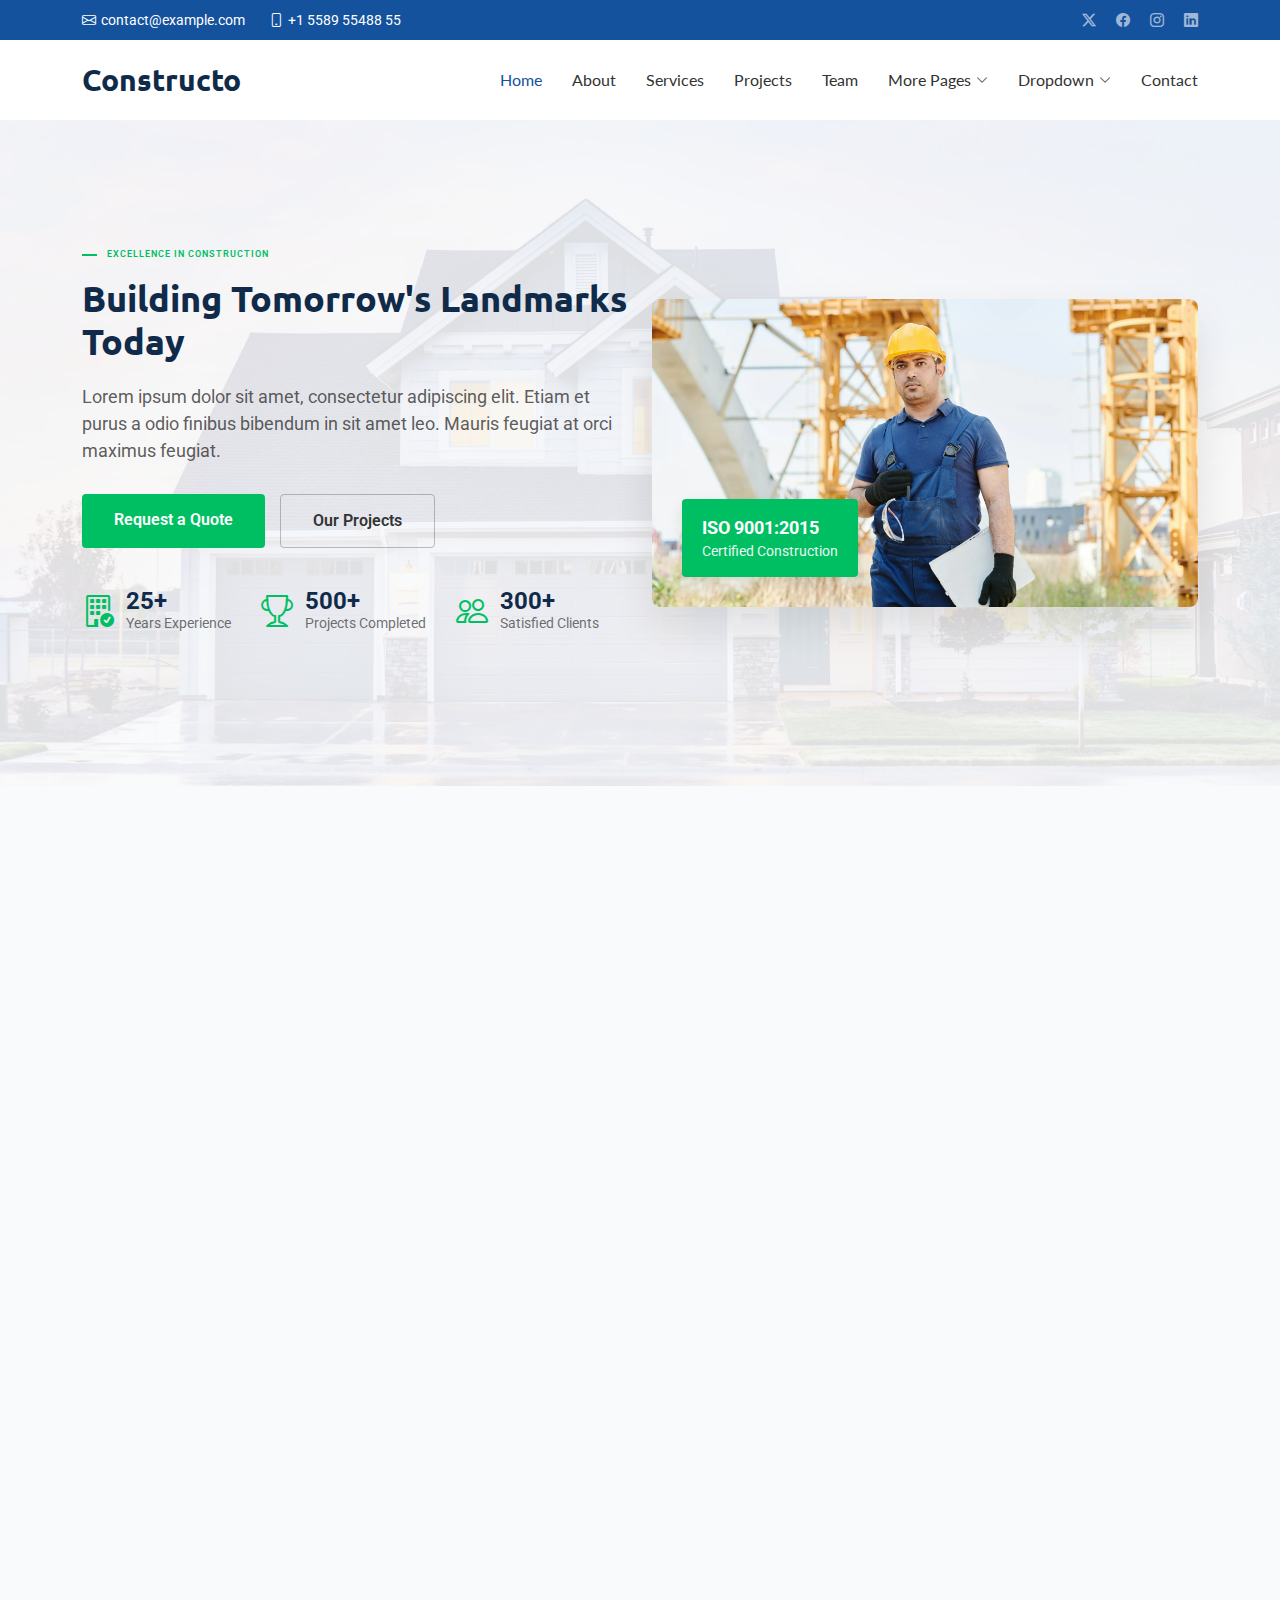
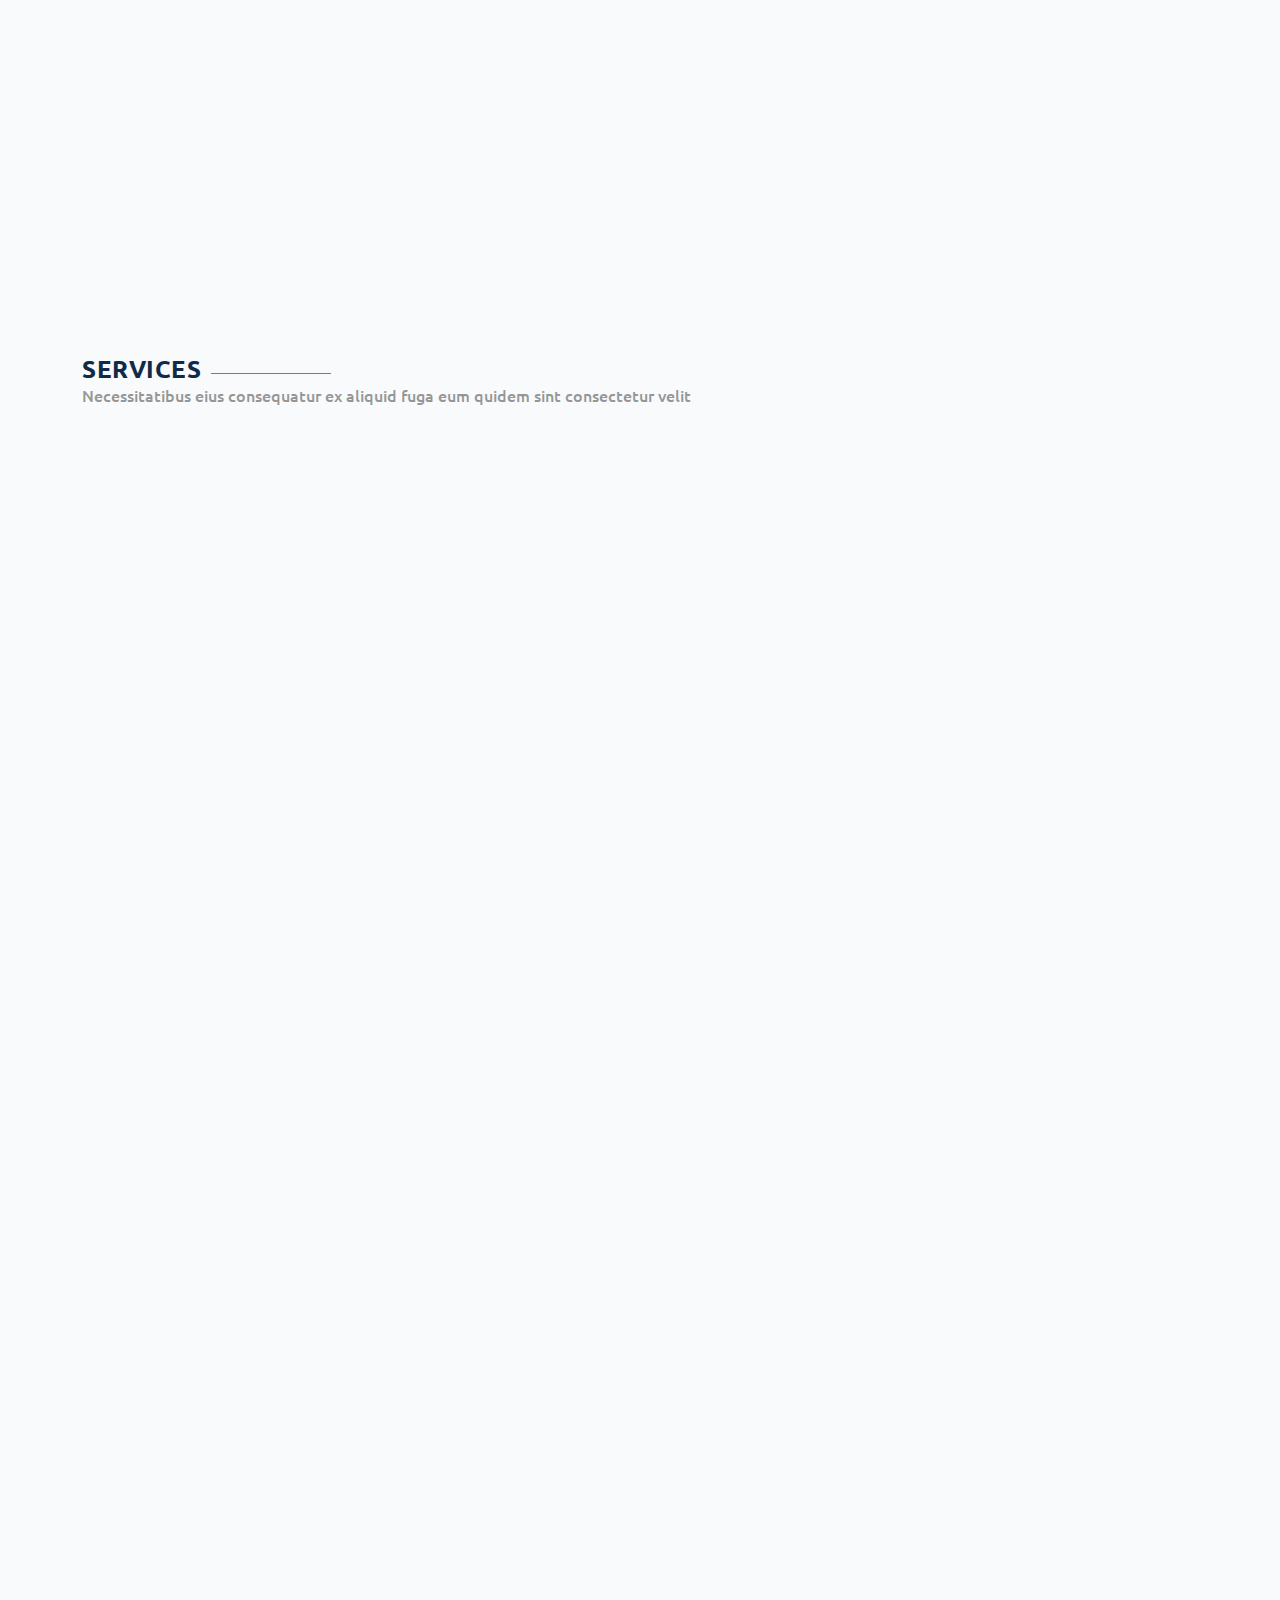
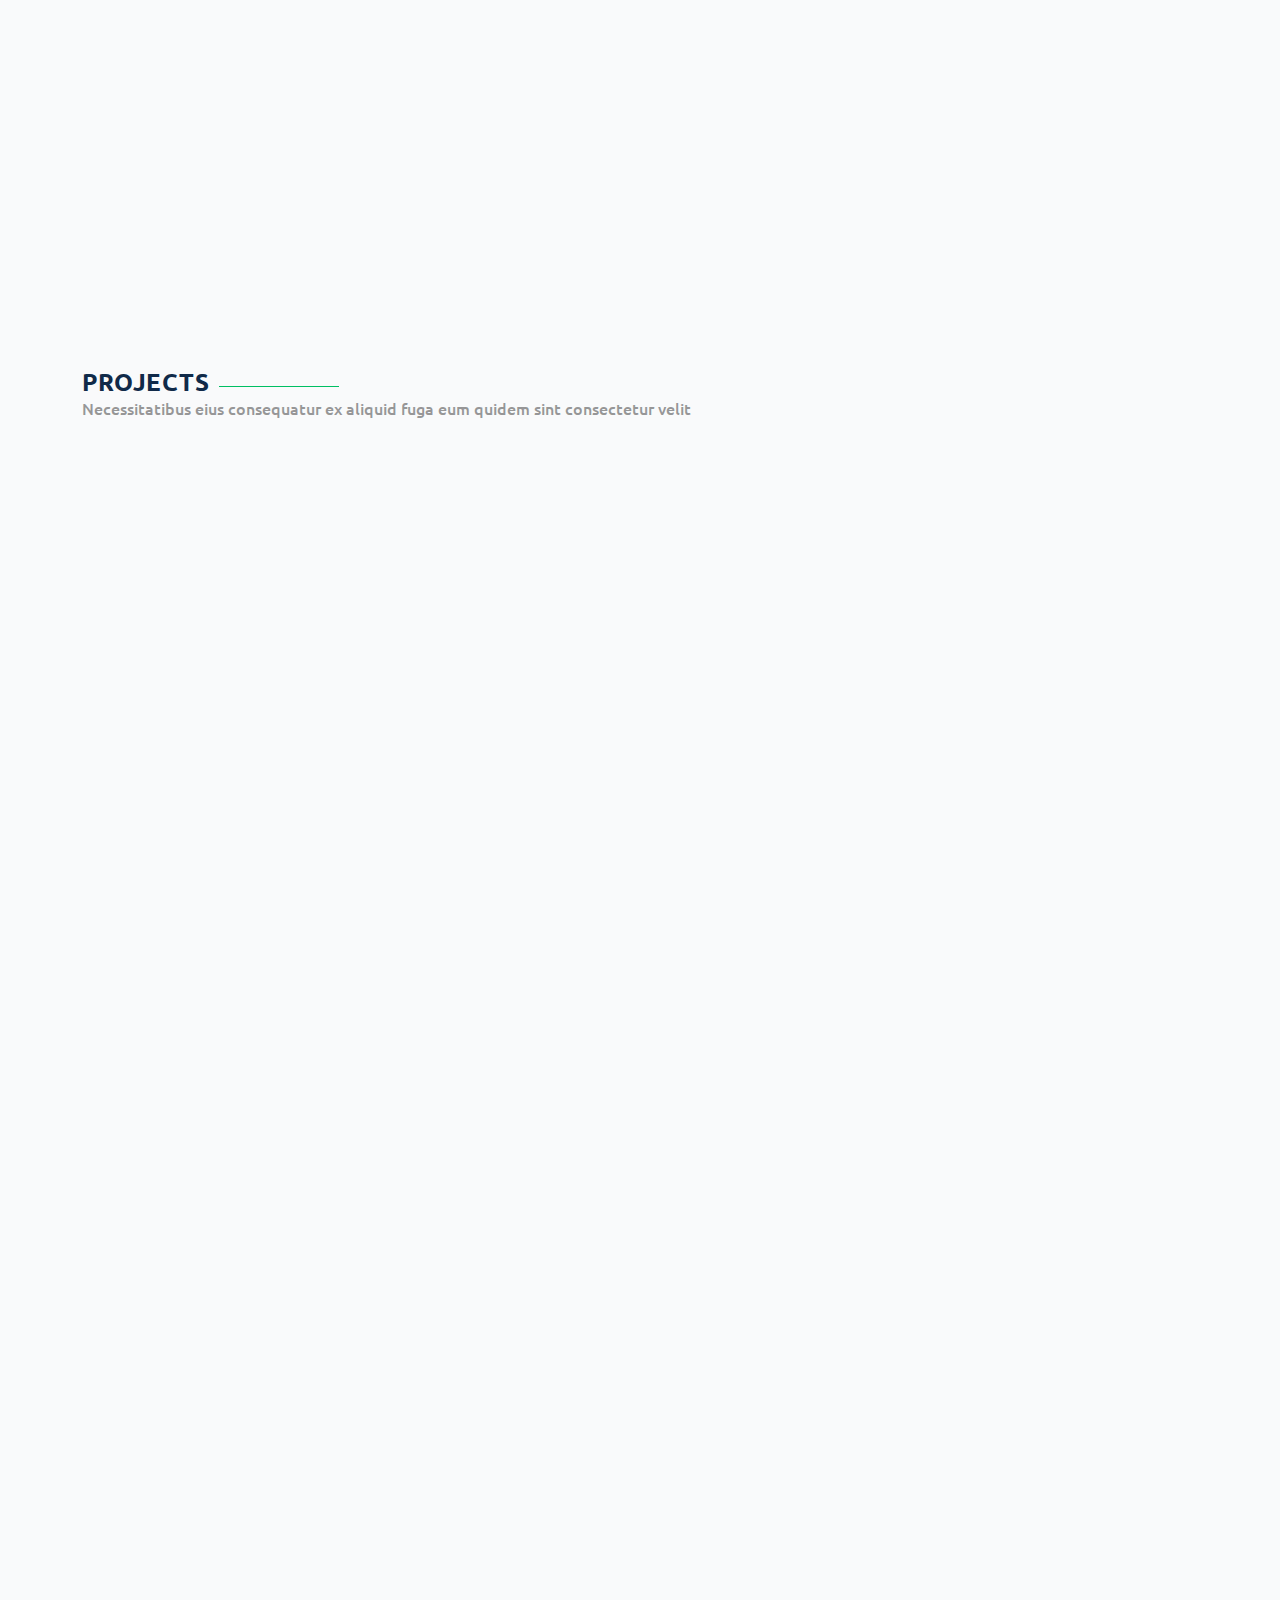
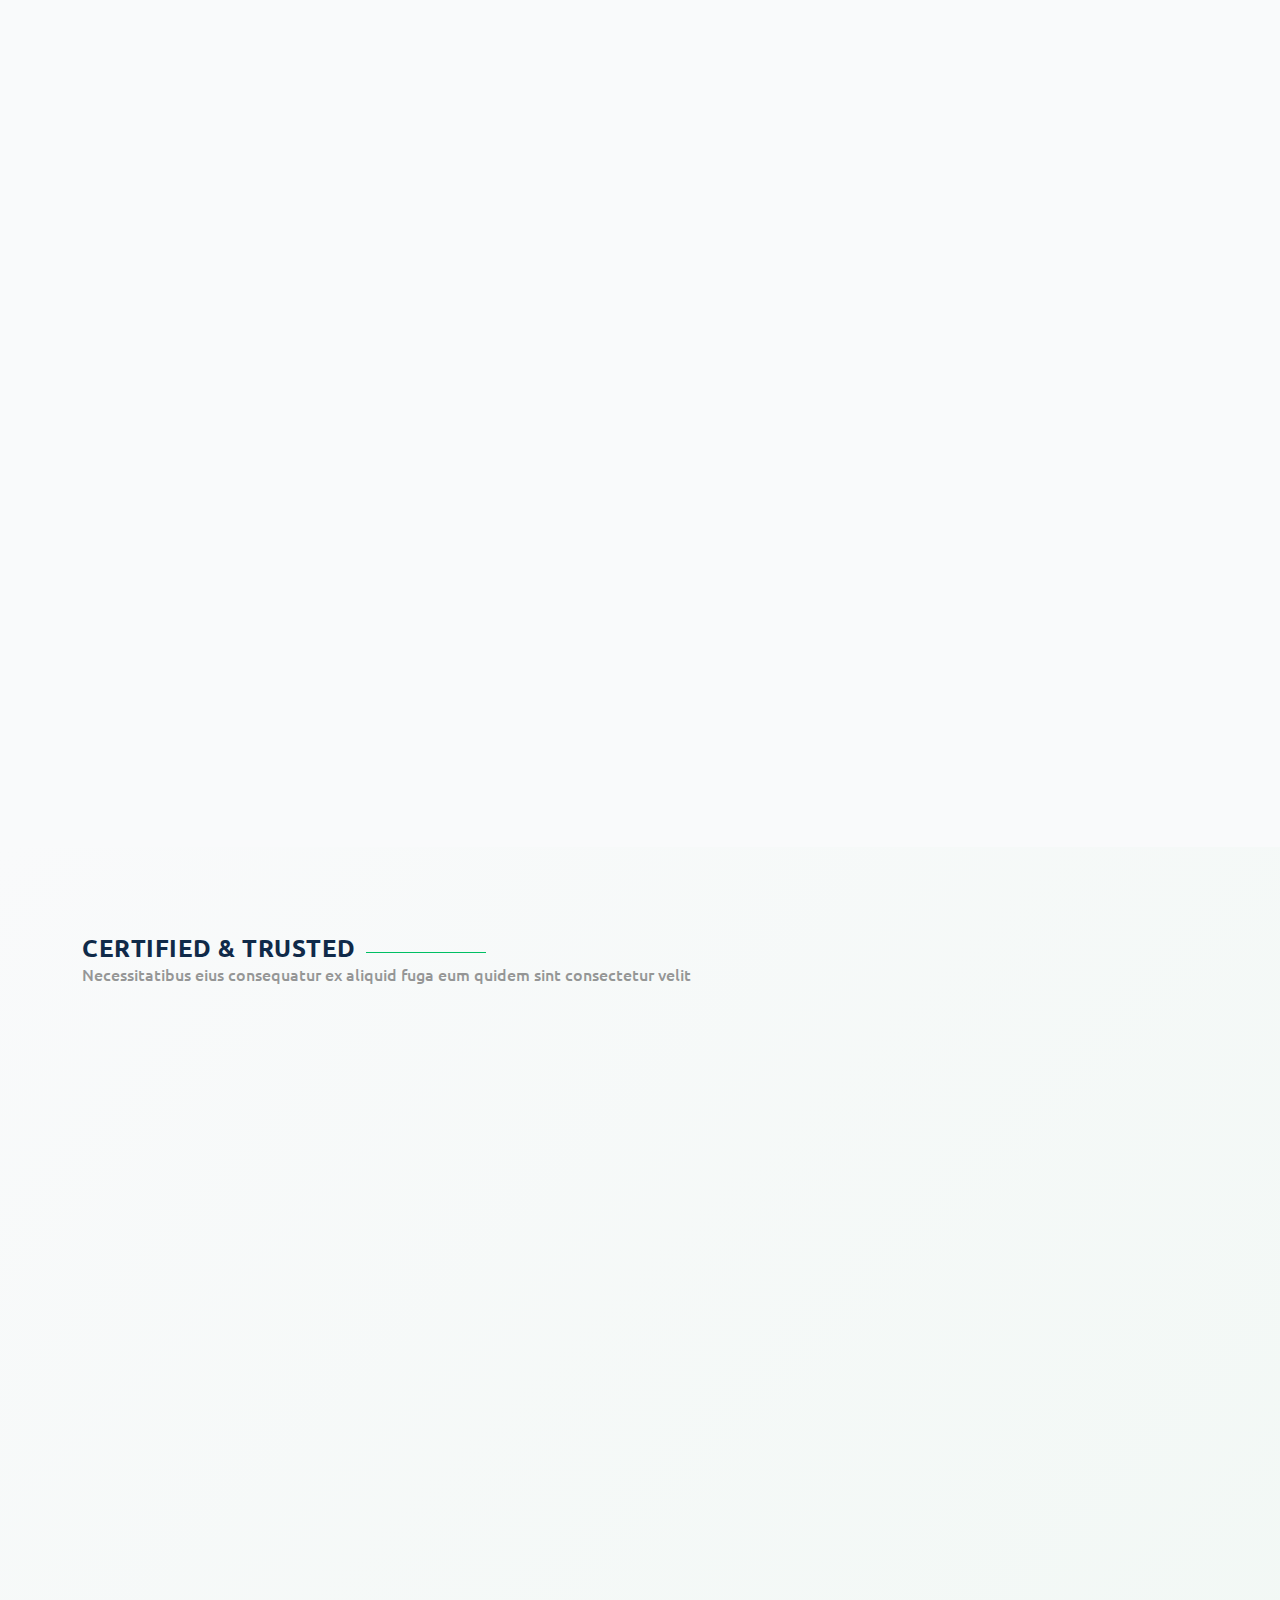
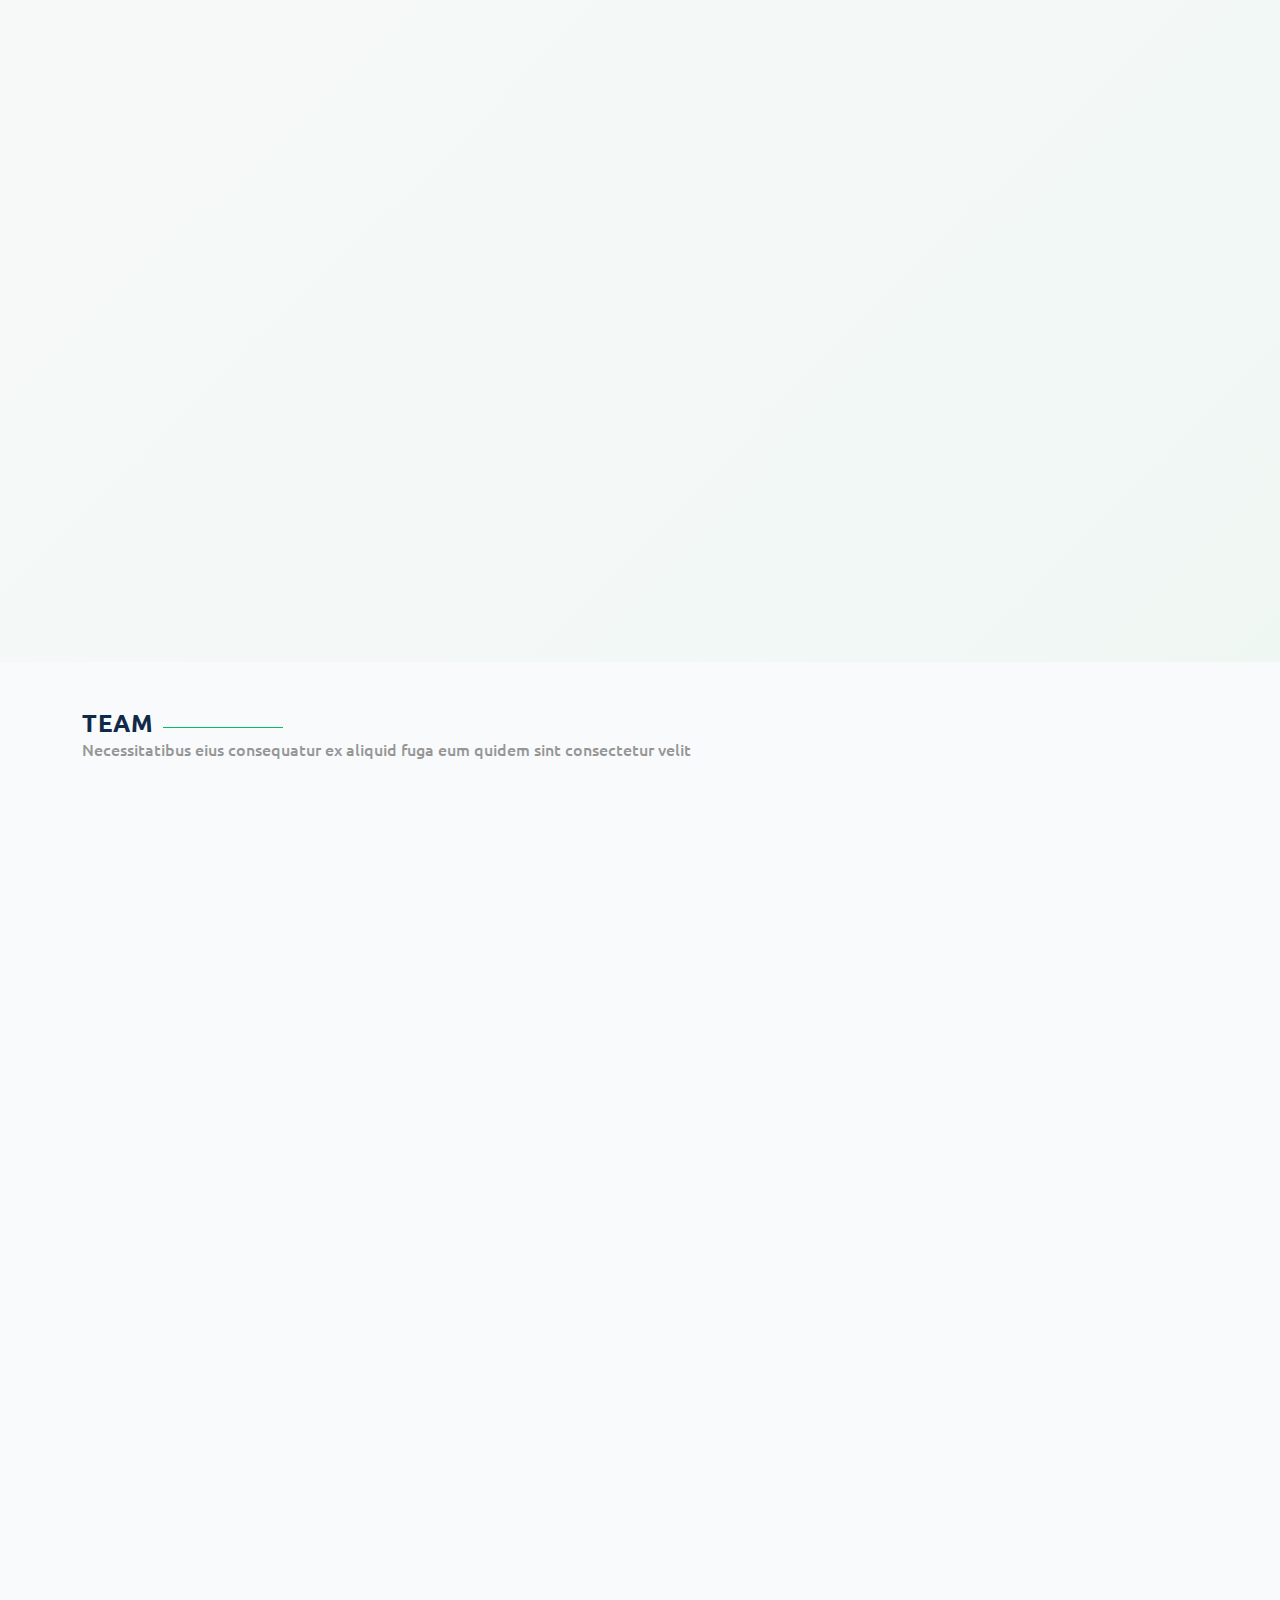
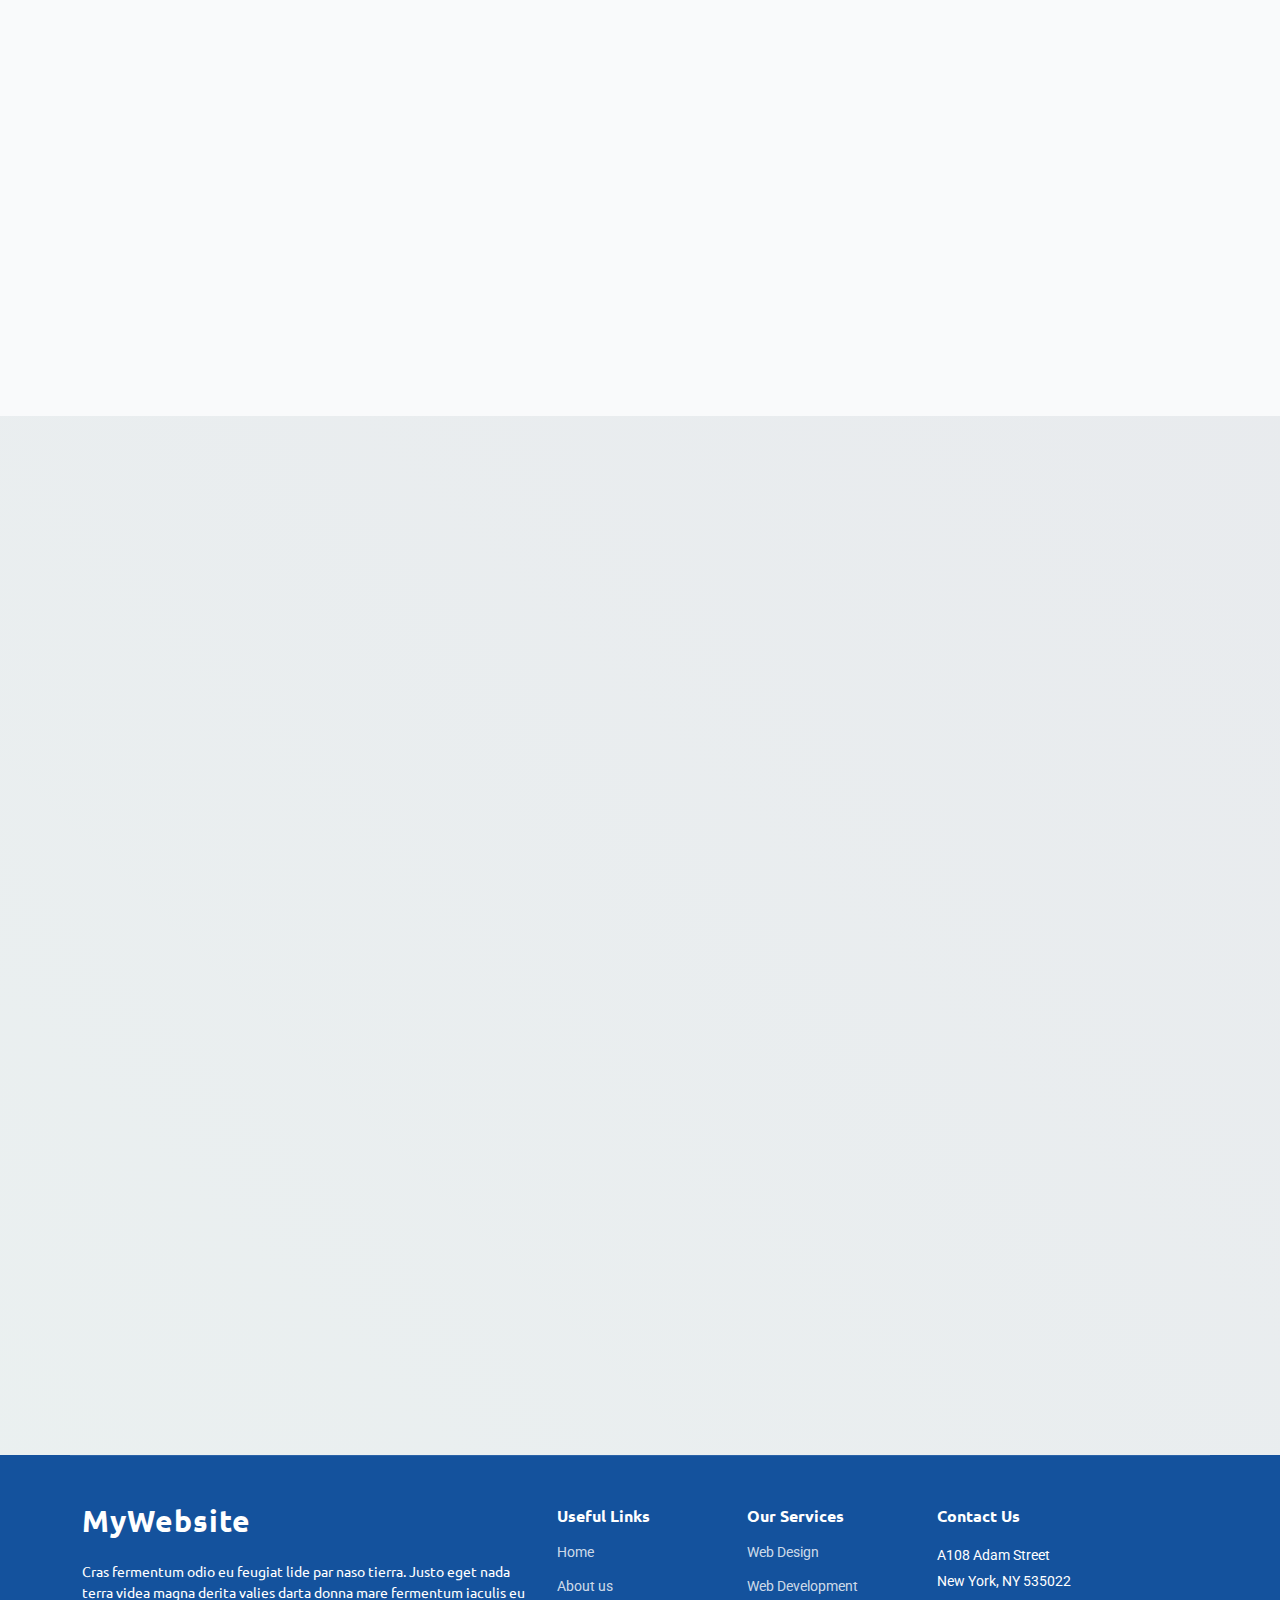
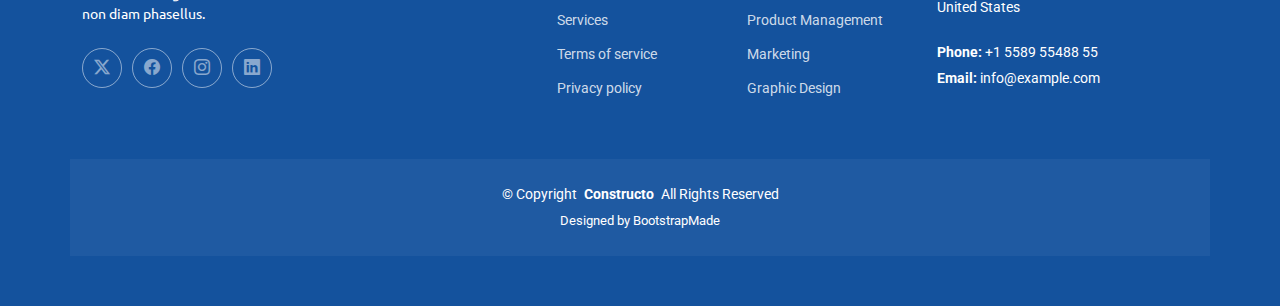
<file: index.html>
<!DOCTYPE html>
<html lang="en">

<head>
  <meta charset="utf-8">
  <meta content="width=device-width, initial-scale=1.0" name="viewport">
  <title>Index - Constructo Bootstrap Template</title>
  <meta name="description" content="">
  <meta name="keywords" content="">

  <!-- Favicons -->
  <link href="assets/img/favicon.png" rel="icon">
  <link href="assets/img/apple-touch-icon.png" rel="apple-touch-icon">

  <!-- Fonts -->
  <link href="https://fonts.googleapis.com" rel="preconnect">
  <link href="https://fonts.gstatic.com" rel="preconnect" crossorigin>
  <link href="https://fonts.googleapis.com/css2?family=Roboto:ital,wght@0,100;0,300;0,400;0,500;0,700;0,900;1,100;1,300;1,400;1,500;1,700;1,900&family=Lato:ital,wght@0,100;0,300;0,400;0,700;0,900;1,100;1,300;1,400;1,700;1,900&family=Ubuntu:ital,wght@0,300;0,400;0,500;0,700;1,300;1,400;1,500;1,700&display=swap" rel="stylesheet">

  <!-- Vendor CSS Files -->
  <link href="assets/vendor/bootstrap/css/bootstrap.min.css" rel="stylesheet">
  <link href="assets/vendor/bootstrap-icons/bootstrap-icons.css" rel="stylesheet">
  <link href="assets/vendor/aos/aos.css" rel="stylesheet">
  <link href="assets/vendor/swiper/swiper-bundle.min.css" rel="stylesheet">
  <link href="assets/vendor/glightbox/css/glightbox.min.css" rel="stylesheet">

  <!-- Main CSS File -->
  <link href="assets/css/main.css" rel="stylesheet">

  <!-- =======================================================
  * Template Name: Constructo
  * Template URL: https://bootstrapmade.com/constructo-bootstrap-construction-template/
  * Updated: Aug 30 2025 with Bootstrap v5.3.8
  * Author: BootstrapMade.com
  * License: https://bootstrapmade.com/license/
  ======================================================== -->
</head>

<body class="index-page">

  <header id="header" class="header sticky-top">

    <div class="topbar d-flex align-items-center dark-background">
      <div class="container d-flex justify-content-center justify-content-md-between">
        <div class="contact-info d-flex align-items-center">
          <i class="bi bi-envelope d-flex align-items-center"><a href="mailto:contact@example.com">contact@example.com</a></i>
          <i class="bi bi-phone d-flex align-items-center ms-4"><span>+1 5589 55488 55</span></i>
        </div>
        <div class="social-links d-none d-md-flex align-items-center">
          <a href="#" class="twitter"><i class="bi bi-twitter-x"></i></a>
          <a href="#" class="facebook"><i class="bi bi-facebook"></i></a>
          <a href="#" class="instagram"><i class="bi bi-instagram"></i></a>
          <a href="#" class="linkedin"><i class="bi bi-linkedin"></i></a>
        </div>
      </div>
    </div><!-- End Top Bar -->

    <div class="branding d-flex align-items-cente">

      <div class="container position-relative d-flex align-items-center justify-content-between">
        <a href="index.html" class="logo d-flex align-items-center">
          <!-- Uncomment the line below if you also wish to use an image logo -->
          <!-- <img src="assets/img/logo.webp" alt=""> -->
          <h1 class="sitename">Constructo</h1>
        </a>

        <nav id="navmenu" class="navmenu">
          <ul>
            <li><a href="index.html" class="active">Home</a></li>
            <li><a href="about.html">About</a></li>
            <li><a href="services.html">Services</a></li>
            <li><a href="projects.html">Projects</a></li>
            <li><a href="team.html">Team</a></li>
            <li class="dropdown"><a href="#"><span>More Pages</span> <i class="bi bi-chevron-down toggle-dropdown"></i></a>
              <ul>
                <li><a href="service-details.html">Service Details</a></li>
                <li><a href="project-details.html">Project Details</a></li>
                <li><a href="quote.html">Quote Form</a></li>
                <li><a href="terms.html">Terms</a></li>
                <li><a href="privacy.html">Privacy</a></li>
                <li><a href="404.html">404</a></li>
              </ul>
            </li>
            <li class="dropdown"><a href="#"><span>Dropdown</span> <i class="bi bi-chevron-down toggle-dropdown"></i></a>
              <ul>
                <li><a href="#">Dropdown 1</a></li>
                <li class="dropdown"><a href="#"><span>Deep Dropdown</span> <i class="bi bi-chevron-down toggle-dropdown"></i></a>
                  <ul>
                    <li><a href="#">Deep Dropdown 1</a></li>
                    <li><a href="#">Deep Dropdown 2</a></li>
                    <li><a href="#">Deep Dropdown 3</a></li>
                    <li><a href="#">Deep Dropdown 4</a></li>
                    <li><a href="#">Deep Dropdown 5</a></li>
                  </ul>
                </li>
                <li><a href="#">Dropdown 2</a></li>
                <li><a href="#">Dropdown 3</a></li>
                <li><a href="#">Dropdown 4</a></li>
              </ul>
            </li>
            <li><a href="contact.html">Contact</a></li>
          </ul>
          <i class="mobile-nav-toggle d-xl-none bi bi-list"></i>
        </nav>

      </div>

    </div>

  </header>

  <main class="main">

    <!-- Hero Section -->
    <section id="hero" class="hero section">

      <div class="container" data-aos="fade-up" data-aos-delay="100">

        <div class="row align-items-center">
          <div class="col-lg-6">
            <div class="hero-content" data-aos="fade-right" data-aos-delay="200">
              <span class="subtitle">Excellence in Construction</span>
              <h1>Building Tomorrow's Landmarks Today</h1>
              <p>Lorem ipsum dolor sit amet, consectetur adipiscing elit. Etiam et purus a odio finibus bibendum in sit amet leo. Mauris feugiat at orci maximus feugiat.</p>

              <div class="hero-buttons">
                <a href="#" class="btn-primary">Request a Quote</a>
                <a href="#" class="btn-secondary">Our Projects</a>
              </div>

              <div class="trust-badges">
                <div class="badge-item">
                  <i class="bi bi-building-check"></i>
                  <div class="badge-text">
                    <span class="count">25+</span>
                    <span class="label">Years Experience</span>
                  </div>
                </div>
                <div class="badge-item">
                  <i class="bi bi-trophy"></i>
                  <div class="badge-text">
                    <span class="count">500+</span>
                    <span class="label">Projects Completed</span>
                  </div>
                </div>
                <div class="badge-item">
                  <i class="bi bi-people"></i>
                  <div class="badge-text">
                    <span class="count">300+</span>
                    <span class="label">Satisfied Clients</span>
                  </div>
                </div>
              </div>
            </div>
          </div>

          <div class="col-lg-6" data-aos="fade-left" data-aos-delay="300">
            <div class="hero-image">
              <img src="assets/img/construction/showcase-3.webp" alt="Construction Project" class="img-fluid">
              <div class="image-badge">
                <span>ISO 9001:2015</span>
                <p>Certified Construction</p>
              </div>
            </div>
          </div>
        </div>

      </div>

    </section><!-- /Hero Section -->

    <!-- About Section -->
    <section id="about" class="about section">

      <div class="container" data-aos="fade-up" data-aos-delay="100">

        <div class="row align-items-center g-5">
          <div class="col-lg-6">
            <div class="about-content" data-aos="fade-right" data-aos-delay="200">
              <h2>Building Excellence Since 1995</h2>
              <p class="lead">Lorem ipsum dolor sit amet, consectetur adipiscing elit. Proin gravida tortor in magna feugiat, quis faucibus libero commodo. Maecenas semper lacus vel leo ultrices, vel tempus lectus varius.</p>
              <p>Vestibulum ante ipsum primis in faucibus orci luctus et ultrices posuere cubilia curae; Nulla facilisi. Duis cursus nisi eu orci laoreet, vel molestie enim ullamcorper. Phasellus at convallis neque, id vehicula magna.</p>

              <div class="achievement-boxes row g-4 mt-4">
                <div class="col-6 col-md-3" data-aos="fade-up" data-aos-delay="300">
                  <div class="achievement-box">
                    <h3>25+</h3>
                    <p>Years Experience</p>
                  </div>
                </div>
                <div class="col-6 col-md-3" data-aos="fade-up" data-aos-delay="400">
                  <div class="achievement-box">
                    <h3>500+</h3>
                    <p>Projects Completed</p>
                  </div>
                </div>
                <div class="col-6 col-md-3" data-aos="fade-up" data-aos-delay="500">
                  <div class="achievement-box">
                    <h3>100%</h3>
                    <p>Client Satisfaction</p>
                  </div>
                </div>
                <div class="col-6 col-md-3" data-aos="fade-up" data-aos-delay="600">
                  <div class="achievement-box">
                    <h3>48</h3>
                    <p>Team Members</p>
                  </div>
                </div>
              </div>

              <div class="certifications mt-5" data-aos="fade-up" data-aos-delay="700">
                <h5>Certifications &amp; Partnerships</h5>
                <div class="row g-3 align-items-center">
                  <div class="col-4 col-md-3">
                    <img src="assets/img/construction/badge-4.webp" alt="Certification" class="img-fluid">
                  </div>
                  <div class="col-4 col-md-3">
                    <img src="assets/img/construction/badge-3.webp" alt="Certification" class="img-fluid">
                  </div>
                  <div class="col-4 col-md-3">
                    <img src="assets/img/construction/badge-5.webp" alt="Certification" class="img-fluid">
                  </div>
                </div>
              </div>

              <div class="cta-container mt-5" data-aos="fade-up" data-aos-delay="800">
                <a href="about.html" class="btn btn-primary">Learn More About Us</a>
              </div>
            </div>
          </div>

          <div class="col-lg-6">
            <div class="about-image position-relative" data-aos="fade-left" data-aos-delay="200">
              <img src="assets/img/construction/project-3.webp" alt="Construction Team" class="img-fluid main-image rounded">
              <div class="image-overlay">
                <img src="assets/img/construction/project-7.webp" alt="Construction Project" class="img-fluid rounded">
              </div>
              <div class="experience-badge" data-aos="zoom-in" data-aos-delay="500">
                <span>25+</span>
                <p>Years of Experience</p>
              </div>
            </div>
          </div>
        </div>

      </div>

    </section><!-- /About Section -->

    <!-- Services Section -->
    <section id="services" class="services section">

      <!-- Section Title -->
      <div class="container section-title">
        <h2>Services</h2>
        <p>Necessitatibus eius consequatur ex aliquid fuga eum quidem sint consectetur velit</p>
      </div><!-- End Section Title -->

      <div class="container" data-aos="fade-up" data-aos-delay="100">

        <div class="row gy-4">
          <div class="col-lg-4" data-aos="fade-up" data-aos-delay="200">
            <div class="service-card">
              <div class="service-icon">
                <i class="bi bi-building"></i>
              </div>
              <h3>Commercial Construction</h3>
              <p>Lorem ipsum dolor sit amet, consectetur adipiscing elit. Ut elit tellus, luctus nec ullamcorper mattis, pulvinar dapibus leo.</p>
              <div class="service-features">
                <span><i class="bi bi-check-circle"></i> Office Buildings</span>
                <span><i class="bi bi-check-circle"></i> Retail Spaces</span>
                <span><i class="bi bi-check-circle"></i> Warehouses</span>
              </div>
              <a href="service-details.html" class="service-link">Learn More <i class="bi bi-arrow-right"></i></a>
            </div>
          </div><!-- End Service Item -->

          <div class="col-lg-4" data-aos="fade-up" data-aos-delay="300">
            <div class="service-card featured">
              <div class="service-badge">Most Requested</div>
              <div class="service-icon">
                <i class="bi bi-house"></i>
              </div>
              <h3>Residential Construction</h3>
              <p>Lorem ipsum dolor sit amet, consectetur adipiscing elit. Nulla quam velit, vulputate eu pharetra nec, mattis ac neque.</p>
              <div class="service-features">
                <span><i class="bi bi-check-circle"></i> Custom Homes</span>
                <span><i class="bi bi-check-circle"></i> Renovations</span>
                <span><i class="bi bi-check-circle"></i> Additions</span>
              </div>
              <a href="service-details.html" class="service-link">Learn More <i class="bi bi-arrow-right"></i></a>
            </div>
          </div><!-- End Service Item -->

          <div class="col-lg-4" data-aos="fade-up" data-aos-delay="400">
            <div class="service-card">
              <div class="service-icon">
                <i class="bi bi-gear"></i>
              </div>
              <h3>Industrial Construction</h3>
              <p>Lorem ipsum dolor sit amet, consectetur adipiscing elit. Quisque id tellus quis risus vehicula vehicula ut turpis.</p>
              <div class="service-features">
                <span><i class="bi bi-check-circle"></i> Manufacturing</span>
                <span><i class="bi bi-check-circle"></i> Processing Plants</span>
                <span><i class="bi bi-check-circle"></i> Storage Facilities</span>
              </div>
              <a href="service-details.html" class="service-link">Learn More <i class="bi bi-arrow-right"></i></a>
            </div>
          </div><!-- End Service Item -->
        </div>

        <div class="row mt-5">
          <div class="col-lg-6" data-aos="fade-up" data-aos-delay="100">
            <div class="service-image-block">
              <img src="assets/img/construction/project-1.webp" alt="Construction Services" class="img-fluid">
            </div>
          </div>

          <div class="col-lg-6" data-aos="fade-up" data-aos-delay="200">
            <div class="service-list-block">
              <h3>Additional Services</h3>
              <p>Lorem ipsum dolor sit amet, consectetur adipiscing elit. Duis aute irure dolor in reprehenderit in voluptate velit esse cillum dolore eu fugiat.</p>

              <div class="service-list">
                <div class="service-list-item" data-aos="fade-up" data-aos-delay="100">
                  <div class="service-list-icon">
                    <i class="bi bi-rulers"></i>
                  </div>
                  <div class="service-list-content">
                    <h4>Architectural Design</h4>
                    <p>Lorem ipsum dolor sit amet, consectetur adipiscing elit. Morbi vitae imperdiet neque.</p>
                  </div>
                </div><!-- End Service List Item -->

                <div class="service-list-item" data-aos="fade-up" data-aos-delay="200">
                  <div class="service-list-icon">
                    <i class="bi bi-calendar-check"></i>
                  </div>
                  <div class="service-list-content">
                    <h4>Project Management</h4>
                    <p>Lorem ipsum dolor sit amet, consectetur adipiscing elit. Integer lacinia dui lectus.</p>
                  </div>
                </div><!-- End Service List Item -->

                <div class="service-list-item" data-aos="fade-up" data-aos-delay="300">
                  <div class="service-list-icon">
                    <i class="bi bi-tools"></i>
                  </div>
                  <div class="service-list-content">
                    <h4>Renovation &amp; Remodeling</h4>
                    <p>Lorem ipsum dolor sit amet, consectetur adipiscing elit. Curabitur in nulla ut magna.</p>
                  </div>
                </div><!-- End Service List Item -->
              </div>
            </div>
          </div>
        </div>

        <div class="cta-container text-center mt-5" data-aos="fade-up" data-aos-delay="300">
          <h3>Ready to Start Your Construction Project?</h3>
          <p>Lorem ipsum dolor sit amet, consectetur adipiscing elit. Nulla facilisi.</p>
          <a href="#" class="btn btn-cta">Request a Free Quote</a>
        </div>

      </div>

    </section><!-- /Services Section -->

    <!-- Projects Section -->
    <section id="projects" class="projects section">

      <!-- Section Title -->
      <div class="container section-title">
        <h2>Projects</h2>
        <p>Necessitatibus eius consequatur ex aliquid fuga eum quidem sint consectetur velit</p>
      </div><!-- End Section Title -->

      <div class="container" data-aos="fade-up" data-aos-delay="100">

        <div class="projects-grid">

          <div class="project-item" data-aos="zoom-in" data-aos-delay="100">
            <div class="project-content">
              <div class="project-header">
                <span class="project-category">Commercial</span>
                <span class="project-status completed">Completed</span>
              </div>
              <h3 class="project-title">Metropolitan Office Tower</h3>
              <div class="project-details">
                <div class="project-info">
                  <p>Innovative glass facade design with sustainable energy systems and modern workspace solutions.</p>
                  <div class="project-specs">
                    <span class="spec-item">
                      <i class="bi bi-building"></i>
                      32 Floors
                    </span>
                    <span class="spec-item">
                      <i class="bi bi-calendar-check"></i>
                      24 Months
                    </span>
                  </div>
                </div>
                <div class="project-location">
                  <i class="bi bi-geo-alt-fill"></i>
                  <span>New York, NY</span>
                </div>
              </div>
              <a href="project-details.html" class="project-link">
                <span>View Project</span>
                <i class="bi bi-arrow-right"></i>
              </a>
            </div>
            <div class="project-visual">
              <img src="assets/img/construction/project-2.webp" alt="Metropolitan Office Tower" class="img-fluid">
              <div class="project-badge">
                <i class="bi bi-award"></i>
              </div>
            </div>
          </div><!-- End Project Item -->

          <div class="project-item" data-aos="zoom-in" data-aos-delay="200">
            <div class="project-content">
              <div class="project-header">
                <span class="project-category">Residential</span>
                <span class="project-status in-progress">In Progress</span>
              </div>
              <h3 class="project-title">Riverside Luxury Homes</h3>
              <div class="project-details">
                <div class="project-info">
                  <p>Premium residential development featuring eco-friendly materials and smart home integration.</p>
                  <div class="project-specs">
                    <span class="spec-item">
                      <i class="bi bi-house"></i>
                      24 Units
                    </span>
                    <span class="spec-item">
                      <i class="bi bi-calendar-check"></i>
                      18 Months
                    </span>
                  </div>
                </div>
                <div class="project-location">
                  <i class="bi bi-geo-alt-fill"></i>
                  <span>Portland, OR</span>
                </div>
              </div>
              <a href="project-details.html" class="project-link">
                <span>View Project</span>
                <i class="bi bi-arrow-right"></i>
              </a>
            </div>
            <div class="project-visual">
              <img src="assets/img/construction/project-6.webp" alt="Riverside Luxury Homes" class="img-fluid">
              <div class="project-badge">
                <i class="bi bi-tools"></i>
              </div>
            </div>
          </div><!-- End Project Item -->

          <div class="project-item" data-aos="zoom-in" data-aos-delay="300">
            <div class="project-content">
              <div class="project-header">
                <span class="project-category">Infrastructure</span>
                <span class="project-status completed">Completed</span>
              </div>
              <h3 class="project-title">Highway Bridge Reconstruction</h3>
              <div class="project-details">
                <div class="project-info">
                  <p>Major infrastructure upgrade enhancing traffic flow and ensuring structural safety standards.</p>
                  <div class="project-specs">
                    <span class="spec-item">
                      <i class="bi bi-rulers"></i>
                      2.5 Miles
                    </span>
                    <span class="spec-item">
                      <i class="bi bi-calendar-check"></i>
                      36 Months
                    </span>
                  </div>
                </div>
                <div class="project-location">
                  <i class="bi bi-geo-alt-fill"></i>
                  <span>Dallas, TX</span>
                </div>
              </div>
              <a href="project-details.html" class="project-link">
                <span>View Project</span>
                <i class="bi bi-arrow-right"></i>
              </a>
            </div>
            <div class="project-visual">
              <img src="assets/img/construction/project-10.webp" alt="Highway Bridge Reconstruction" class="img-fluid">
              <div class="project-badge">
                <i class="bi bi-gear"></i>
              </div>
            </div>
          </div><!-- End Project Item -->

          <div class="project-item" data-aos="zoom-in" data-aos-delay="100">
            <div class="project-content">
              <div class="project-header">
                <span class="project-category">Healthcare</span>
                <span class="project-status completed">Completed</span>
              </div>
              <h3 class="project-title">Children's Medical Facility</h3>
              <div class="project-details">
                <div class="project-info">
                  <p>Specialized pediatric center with family-friendly design and advanced medical technology integration.</p>
                  <div class="project-specs">
                    <span class="spec-item">
                      <i class="bi bi-hospital"></i>
                      8 Floors
                    </span>
                    <span class="spec-item">
                      <i class="bi bi-calendar-check"></i>
                      28 Months
                    </span>
                  </div>
                </div>
                <div class="project-location">
                  <i class="bi bi-geo-alt-fill"></i>
                  <span>Boston, MA</span>
                </div>
              </div>
              <a href="project-details.html" class="project-link">
                <span>View Project</span>
                <i class="bi bi-arrow-right"></i>
              </a>
            </div>
            <div class="project-visual">
              <img src="assets/img/construction/project-4.webp" alt="Children's Medical Facility" class="img-fluid">
              <div class="project-badge">
                <i class="bi bi-heart-pulse"></i>
              </div>
            </div>
          </div><!-- End Project Item -->

          <div class="project-item" data-aos="zoom-in" data-aos-delay="200">
            <div class="project-content">
              <div class="project-header">
                <span class="project-category">Educational</span>
                <span class="project-status planning">Planning</span>
              </div>
              <h3 class="project-title">Innovation Campus Center</h3>
              <div class="project-details">
                <div class="project-info">
                  <p>Modern learning facility with flexible spaces designed for collaborative education and research.</p>
                  <div class="project-specs">
                    <span class="spec-item">
                      <i class="bi bi-mortarboard"></i>
                      5 Buildings
                    </span>
                    <span class="spec-item">
                      <i class="bi bi-calendar-check"></i>
                      42 Months
                    </span>
                  </div>
                </div>
                <div class="project-location">
                  <i class="bi bi-geo-alt-fill"></i>
                  <span>San Francisco, CA</span>
                </div>
              </div>
              <a href="project-details.html" class="project-link">
                <span>View Project</span>
                <i class="bi bi-arrow-right"></i>
              </a>
            </div>
            <div class="project-visual">
              <img src="assets/img/construction/project-8.webp" alt="Innovation Campus Center" class="img-fluid">
              <div class="project-badge">
                <i class="bi bi-lightbulb"></i>
              </div>
            </div>
          </div><!-- End Project Item -->

          <div class="project-item" data-aos="zoom-in" data-aos-delay="300">
            <div class="project-content">
              <div class="project-header">
                <span class="project-category">Industrial</span>
                <span class="project-status completed">Completed</span>
              </div>
              <h3 class="project-title">Green Energy Plant</h3>
              <div class="project-details">
                <div class="project-info">
                  <p>Sustainable power generation facility incorporating renewable energy and efficient production systems.</p>
                  <div class="project-specs">
                    <span class="spec-item">
                      <i class="bi bi-lightning"></i>
                      150MW
                    </span>
                    <span class="spec-item">
                      <i class="bi bi-calendar-check"></i>
                      30 Months
                    </span>
                  </div>
                </div>
                <div class="project-location">
                  <i class="bi bi-geo-alt-fill"></i>
                  <span>Denver, CO</span>
                </div>
              </div>
              <a href="project-details.html" class="project-link">
                <span>View Project</span>
                <i class="bi bi-arrow-right"></i>
              </a>
            </div>
            <div class="project-visual">
              <img src="assets/img/construction/project-12.webp" alt="Green Energy Plant" class="img-fluid">
              <div class="project-badge">
                <i class="bi bi-leaf"></i>
              </div>
            </div>
          </div><!-- End Project Item -->

        </div>

      </div>

    </section><!-- /Projects Section -->

    <!-- Testimonials Section -->
    <section id="testimonials" class="testimonials section">

      <div class="container" data-aos="fade-up" data-aos-delay="100">

        <div class="testimonials-slider swiper init-swiper">
          <script type="application/json" class="swiper-config">
            {
              "loop": true,
              "speed": 600,
              "autoplay": {
                "delay": 5000
              },
              "slidesPerView": 1,
              "spaceBetween": 30,
              "pagination": {
                "el": ".swiper-pagination",
                "type": "bullets",
                "clickable": true
              },
              "navigation": {
                "nextEl": ".swiper-button-next",
                "prevEl": ".swiper-button-prev"
              }
            }
          </script>
          <div class="swiper-wrapper">

            <div class="swiper-slide">
              <div class="testimonial-slide" data-aos="fade-up" data-aos-delay="200">
                <div class="testimonial-header">
                  <div class="stars-rating">
                    <i class="bi bi-star-fill"></i>
                    <i class="bi bi-star-fill"></i>
                    <i class="bi bi-star-fill"></i>
                    <i class="bi bi-star-fill"></i>
                    <i class="bi bi-star-fill"></i>
                  </div>
                  <div class="quote-icon">
                    <i class="bi bi-quote"></i>
                  </div>
                </div>
                <div class="testimonial-body">
                  <p>"Outstanding service quality and innovative solutions have completely transformed our business processes, resulting in enhanced productivity and exceptional customer satisfaction throughout our organization."</p>
                </div>
                <div class="testimonial-footer">
                  <div class="author-info">
                    <img src="assets/img/person/person-f-12.webp" alt="Author" class="author-avatar">
                    <div class="author-details">
                      <h4>Sophia Martinez</h4>
                      <span class="role">Operations Director</span>
                      <span class="company">TechVision Corp</span>
                    </div>
                  </div>
                </div>
              </div>
            </div>

            <div class="swiper-slide">
              <div class="testimonial-slide" data-aos="fade-up" data-aos-delay="300">
                <div class="testimonial-header">
                  <div class="stars-rating">
                    <i class="bi bi-star-fill"></i>
                    <i class="bi bi-star-fill"></i>
                    <i class="bi bi-star-fill"></i>
                    <i class="bi bi-star-fill"></i>
                    <i class="bi bi-star-fill"></i>
                  </div>
                  <div class="quote-icon">
                    <i class="bi bi-quote"></i>
                  </div>
                </div>
                <div class="testimonial-body">
                  <p>"Professional expertise and dedicated support have significantly improved our project delivery timelines while maintaining exceptional quality standards across all our initiatives."</p>
                </div>
                <div class="testimonial-footer">
                  <div class="author-info">
                    <img src="assets/img/person/person-m-14.webp" alt="Author" class="author-avatar">
                    <div class="author-details">
                      <h4>Michael Anderson</h4>
                      <span class="role">Project Manager</span>
                      <span class="company">InnovateTech Ltd</span>
                    </div>
                  </div>
                </div>
              </div>
            </div>

            <div class="swiper-slide">
              <div class="testimonial-slide" data-aos="fade-up" data-aos-delay="400">
                <div class="testimonial-header">
                  <div class="stars-rating">
                    <i class="bi bi-star-fill"></i>
                    <i class="bi bi-star-fill"></i>
                    <i class="bi bi-star-fill"></i>
                    <i class="bi bi-star-fill"></i>
                    <i class="bi bi-star-fill"></i>
                  </div>
                  <div class="quote-icon">
                    <i class="bi bi-quote"></i>
                  </div>
                </div>
                <div class="testimonial-body">
                  <p>"Strategic collaboration and innovative thinking have enabled remarkable digital transformation, leading to increased efficiency and measurable business growth results."</p>
                </div>
                <div class="testimonial-footer">
                  <div class="author-info">
                    <img src="assets/img/person/person-f-11.webp" alt="Author" class="author-avatar">
                    <div class="author-details">
                      <h4>Jennifer Wilson</h4>
                      <span class="role">Digital Strategy Lead</span>
                      <span class="company">FutureScope Inc</span>
                    </div>
                  </div>
                </div>
              </div>
            </div>

          </div>

          <div class="swiper-navigation-wrapper">
            <div class="swiper-button-prev"></div>
            <div class="swiper-pagination"></div>
            <div class="swiper-button-next"></div>
          </div>

        </div>

      </div>

    </section><!-- /Testimonials Section -->

    <!-- Certifications Section -->
    <section id="certifications" class="certifications section">

      <!-- Section Title -->
      <div class="container section-title">
        <h2>Certified &amp; Trusted</h2>
        <p>Necessitatibus eius consequatur ex aliquid fuga eum quidem sint consectetur velit</p>
      </div><!-- End Section Title -->

      <div class="container" data-aos="fade-up" data-aos-delay="100">

        <div class="row align-items-center mb-5 content">
          <div class="col-lg-6" data-aos="fade-right" data-aos-delay="200">
            <h2>Industry Certifications &amp; Excellence</h2>
            <p>Vestibulum ante ipsum primis in faucibus orci luctus et ultrices posuere cubilia curae. Donec velit neque, auctor sit amet aliquam vel, ullamcorper sit amet ligula. Pellentesque in ipsum id orci porta dapibus.</p>
          </div>
          <div class="col-lg-6" data-aos="fade-left" data-aos-delay="300">
            <div class="badge-highlight">
              <img src="assets/img/construction/badge-5.webp" alt="Quality Excellence Badge" class="img-fluid">
              <div class="badge-content">
                <h4>Premier Contractor Status</h4>
                <p>Recognized by the state board for outstanding quality and safety standards</p>
              </div>
            </div>
          </div>
        </div>

        <div class="certification-grid" data-aos="fade-up" data-aos-delay="400">

          <div class="cert-card" data-aos="flip-left" data-aos-delay="100">
            <div class="cert-icon">
              <img src="assets/img/construction/badge-1.webp" alt="ISO 9001" class="img-fluid">
            </div>
            <div class="cert-details">
              <h5>ISO 9001:2015</h5>
              <span class="cert-category">Quality Management</span>
              <p>Mauris blandit aliquet elit, eget tincidunt nibh pulvinar a. Sed porttitor lectus nibh.</p>
            </div>
          </div>

          <div class="cert-card" data-aos="flip-left" data-aos-delay="200">
            <div class="cert-icon">
              <img src="assets/img/construction/badge-2.webp" alt="OSHA" class="img-fluid">
            </div>
            <div class="cert-details">
              <h5>OSHA 30-Hour</h5>
              <span class="cert-category">Safety Standards</span>
              <p>Curabitur non nulla sit amet nisl tempus convallis quis ac lectus vestibulum.</p>
            </div>
          </div>

          <div class="cert-card" data-aos="flip-left" data-aos-delay="300">
            <div class="cert-icon">
              <img src="assets/img/construction/badge-3.webp" alt="Licensed" class="img-fluid">
            </div>
            <div class="cert-details">
              <h5>State Licensed</h5>
              <span class="cert-category">Legal Compliance</span>
              <p>Donec rutrum congue leo eget malesuada. Vestibulum ac diam sit amet quam.</p>
            </div>
          </div>

          <div class="cert-card" data-aos="flip-left" data-aos-delay="400">
            <div class="cert-icon">
              <img src="assets/img/construction/badge-4.webp" alt="Green Building" class="img-fluid">
            </div>
            <div class="cert-details">
              <h5>LEED Certified</h5>
              <span class="cert-category">Sustainable Building</span>
              <p>Pellentesque habitant morbi tristique senectus et netus et malesuada fames.</p>
            </div>
          </div>

          <div class="cert-card" data-aos="flip-left" data-aos-delay="500">
            <div class="cert-icon">
              <img src="assets/img/construction/badge-6.webp" alt="Insurance" class="img-fluid">
            </div>
            <div class="cert-details">
              <h5>Fully Insured</h5>
              <span class="cert-category">Risk Management</span>
              <p>Praesent sapien massa, convallis a pellentesque nec, egestas non nisi.</p>
            </div>
          </div>

          <div class="cert-card" data-aos="flip-left" data-aos-delay="600">
            <div class="cert-icon">
              <img src="assets/img/construction/badge-7.webp" alt="Training" class="img-fluid">
            </div>
            <div class="cert-details">
              <h5>Skills Certified</h5>
              <span class="cert-category">Professional Training</span>
              <p>Quisque velit nisi, pretium ut lacinia in, elementum id enim mauris blandit.</p>
            </div>
          </div>

        </div>

        <div class="achievements-banner" data-aos="zoom-in" data-aos-delay="700">
          <div class="row text-center">
            <div class="col-lg-3 col-sm-6">
              <div class="achievement-item">
                <i class="bi bi-award"></i>
                <h3>15+</h3>
                <p>Industry Awards</p>
              </div>
            </div>
            <div class="col-lg-3 col-sm-6">
              <div class="achievement-item">
                <i class="bi bi-shield-check"></i>
                <h3>Zero</h3>
                <p>Safety Incidents</p>
              </div>
            </div>
            <div class="col-lg-3 col-sm-6">
              <div class="achievement-item">
                <i class="bi bi-clock-history"></i>
                <h3>18</h3>
                <p>Years Experience</p>
              </div>
            </div>
            <div class="col-lg-3 col-sm-6">
              <div class="achievement-item">
                <i class="bi bi-people"></i>
                <h3>350+</h3>
                <p>Satisfied Clients</p>
              </div>
            </div>
          </div>
        </div>

      </div>

    </section><!-- /Certifications Section -->

    <!-- Team Section -->
    <section id="team" class="team section">

      <!-- Section Title -->
      <div class="container section-title">
        <h2>Team</h2>
        <p>Necessitatibus eius consequatur ex aliquid fuga eum quidem sint consectetur velit</p>
      </div><!-- End Section Title -->

      <div class="container" data-aos="fade-up" data-aos-delay="100">

        <div class="row gy-4">

          <div class="col-lg-6" data-aos="fade-up" data-aos-delay="100">
            <div class="team-card featured">
              <div class="team-header">
                <div class="team-image">
                  <img src="assets/img/construction/team-1.webp" class="img-fluid" alt="">
                  <div class="experience-badge">15+ Years</div>
                </div>
                <div class="team-info">
                  <h4>Marcus Thompson</h4>
                  <span class="position">Project Manager</span>
                  <div class="contact-info">
                    <a href="mailto:marcus@example.com"><i class="bi bi-envelope"></i> marcus@example.com</a>
                    <a href="tel:+1555123456"><i class="bi bi-telephone"></i> +1 (555) 123-456</a>
                  </div>
                </div>
              </div>
              <div class="team-details">
                <p>Lorem ipsum dolor sit amet, consectetur adipiscing elit. Sed do eiusmod tempor incididunt ut labore et dolore magna aliqua.</p>
                <div class="credentials">
                  <div class="cred-item">
                    <i class="bi bi-award"></i>
                    <span>PMP Certified</span>
                  </div>
                  <div class="cred-item">
                    <i class="bi bi-shield-check"></i>
                    <span>OSHA 30</span>
                  </div>
                </div>
                <div class="social-links">
                  <a href="#"><i class="bi bi-linkedin"></i></a>
                  <a href="#"><i class="bi bi-twitter-x"></i></a>
                  <a href="#"><i class="bi bi-facebook"></i></a>
                </div>
              </div>
            </div>
          </div><!-- End Featured Team Member -->

          <div class="col-lg-6" data-aos="fade-up" data-aos-delay="200">
            <div class="team-card featured">
              <div class="team-header">
                <div class="team-image">
                  <img src="assets/img/construction/team-2.webp" class="img-fluid" alt="">
                  <div class="experience-badge">12+ Years</div>
                </div>
                <div class="team-info">
                  <h4>Sarah Rodriguez</h4>
                  <span class="position">Site Supervisor</span>
                  <div class="contact-info">
                    <a href="mailto:sarah@example.com"><i class="bi bi-envelope"></i> sarah@example.com</a>
                    <a href="tel:+1555123457"><i class="bi bi-telephone"></i> +1 (555) 123-457</a>
                  </div>
                </div>
              </div>
              <div class="team-details">
                <p>Ut enim ad minim veniam, quis nostrud exercitation ullamco laboris nisi ut aliquip ex ea commodo consequat.</p>
                <div class="credentials">
                  <div class="cred-item">
                    <i class="bi bi-person-badge"></i>
                    <span>Licensed Contractor</span>
                  </div>
                  <div class="cred-item">
                    <i class="bi bi-tools"></i>
                    <span>Site Management</span>
                  </div>
                </div>
                <div class="social-links">
                  <a href="#"><i class="bi bi-linkedin"></i></a>
                  <a href="#"><i class="bi bi-twitter-x"></i></a>
                  <a href="#"><i class="bi bi-instagram"></i></a>
                </div>
              </div>
            </div>
          </div><!-- End Featured Team Member -->

          <div class="col-lg-4 col-md-6" data-aos="fade-up" data-aos-delay="300">
            <div class="team-card compact">
              <div class="member-photo">
                <img src="assets/img/construction/team-3.webp" class="img-fluid" alt="">
                <div class="hover-overlay">
                  <div class="overlay-content">
                    <h5>David Chen</h5>
                    <span>Lead Engineer</span>
                    <div class="quick-contact">
                      <a href="#"><i class="bi bi-envelope"></i></a>
                      <a href="#"><i class="bi bi-telephone"></i></a>
                      <a href="#"><i class="bi bi-linkedin"></i></a>
                    </div>
                  </div>
                </div>
              </div>
              <div class="member-summary">
                <h5>David Chen</h5>
                <span>Lead Engineer</span>
                <div class="skills">
                  <span class="skill-tag">PE License</span>
                  <span class="skill-tag">LEED AP</span>
                </div>
              </div>
            </div>
          </div><!-- End Compact Team Member -->

          <div class="col-lg-4 col-md-6" data-aos="fade-up" data-aos-delay="400">
            <div class="team-card compact">
              <div class="member-photo">
                <img src="assets/img/construction/team-4.webp" class="img-fluid" alt="">
                <div class="hover-overlay">
                  <div class="overlay-content">
                    <h5>Lisa Johnson</h5>
                    <span>Safety Coordinator</span>
                    <div class="quick-contact">
                      <a href="#"><i class="bi bi-envelope"></i></a>
                      <a href="#"><i class="bi bi-telephone"></i></a>
                      <a href="#"><i class="bi bi-linkedin"></i></a>
                    </div>
                  </div>
                </div>
              </div>
              <div class="member-summary">
                <h5>Lisa Johnson</h5>
                <span>Safety Coordinator</span>
                <div class="skills">
                  <span class="skill-tag">CSP Certified</span>
                  <span class="skill-tag">Safety Expert</span>
                </div>
              </div>
            </div>
          </div><!-- End Compact Team Member -->

          <div class="col-lg-4 col-md-6" data-aos="fade-up" data-aos-delay="100">
            <div class="team-card compact">
              <div class="member-photo">
                <img src="assets/img/construction/team-5.webp" class="img-fluid" alt="">
                <div class="hover-overlay">
                  <div class="overlay-content">
                    <h5>Robert Martinez</h5>
                    <span>Equipment Operator</span>
                    <div class="quick-contact">
                      <a href="#"><i class="bi bi-envelope"></i></a>
                      <a href="#"><i class="bi bi-telephone"></i></a>
                      <a href="#"><i class="bi bi-linkedin"></i></a>
                    </div>
                  </div>
                </div>
              </div>
              <div class="member-summary">
                <h5>Robert Martinez</h5>
                <span>Equipment Operator</span>
                <div class="skills">
                  <span class="skill-tag">Heavy Equipment</span>
                  <span class="skill-tag">10+ Years</span>
                </div>
              </div>
            </div>
          </div><!-- End Compact Team Member -->

          <div class="col-lg-4 col-md-6" data-aos="fade-up" data-aos-delay="200">
            <div class="team-card compact">
              <div class="member-photo">
                <img src="assets/img/construction/team-6.webp" class="img-fluid" alt="">
                <div class="hover-overlay">
                  <div class="overlay-content">
                    <h5>Emily Davis</h5>
                    <span>Quality Control Specialist</span>
                    <div class="quick-contact">
                      <a href="#"><i class="bi bi-envelope"></i></a>
                      <a href="#"><i class="bi bi-telephone"></i></a>
                      <a href="#"><i class="bi bi-linkedin"></i></a>
                    </div>
                  </div>
                </div>
              </div>
              <div class="member-summary">
                <h5>Emily Davis</h5>
                <span>Quality Control Specialist</span>
                <div class="skills">
                  <span class="skill-tag">Quality Assurance</span>
                  <span class="skill-tag">Certified</span>
                </div>
              </div>
            </div>
          </div><!-- End Compact Team Member -->

          <div class="col-lg-4 col-md-6" data-aos="fade-up" data-aos-delay="300">
            <div class="team-card compact">
              <div class="member-photo">
                <img src="assets/img/construction/team-7.webp" class="img-fluid" alt="">
                <div class="hover-overlay">
                  <div class="overlay-content">
                    <h5>James Wilson</h5>
                    <span>Foreman</span>
                    <div class="quick-contact">
                      <a href="#"><i class="bi bi-envelope"></i></a>
                      <a href="#"><i class="bi bi-telephone"></i></a>
                      <a href="#"><i class="bi bi-linkedin"></i></a>
                    </div>
                  </div>
                </div>
              </div>
              <div class="member-summary">
                <h5>James Wilson</h5>
                <span>Foreman</span>
                <div class="skills">
                  <span class="skill-tag">Supervisor</span>
                  <span class="skill-tag">Leadership</span>
                </div>
              </div>
            </div>
          </div><!-- End Compact Team Member -->

          <div class="col-lg-4 col-md-6" data-aos="fade-up" data-aos-delay="400">
            <div class="team-card compact">
              <div class="member-photo">
                <img src="assets/img/construction/team-8.webp" class="img-fluid" alt="">
                <div class="hover-overlay">
                  <div class="overlay-content">
                    <h5>Amanda Taylor</h5>
                    <span>Estimator</span>
                    <div class="quick-contact">
                      <a href="#"><i class="bi bi-envelope"></i></a>
                      <a href="#"><i class="bi bi-telephone"></i></a>
                      <a href="#"><i class="bi bi-linkedin"></i></a>
                    </div>
                  </div>
                </div>
              </div>
              <div class="member-summary">
                <h5>Amanda Taylor</h5>
                <span>Estimator</span>
                <div class="skills">
                  <span class="skill-tag">Cost Professional</span>
                  <span class="skill-tag">Analytics</span>
                </div>
              </div>
            </div>
          </div><!-- End Compact Team Member -->

        </div>

      </div>

    </section><!-- /Team Section -->

    <!-- Call To Action Section -->
    <section id="call-to-action" class="call-to-action section light-background">

      <div class="container" data-aos="fade-up" data-aos-delay="100">

        <div class="row g-5 align-items-center">

          <div class="col-lg-6">
            <div class="cta-hero-content" data-aos="fade-right" data-aos-delay="200">
              <div class="badge-wrapper">
                <span class="cta-badge">
                  <i class="bi bi-shield-check"></i>
                  Licensed &amp; Bonded Since 2008
                </span>
              </div>

              <h2>Transform Your Space with Expert Construction Services</h2>
              <p>Vestibulum ante ipsum primis in faucibus orci luctus et ultrices posuere cubilia curae. Mauris viverra veniam sit amet lacus cursus venenatis. Donec auctor blandit quam, ac sollicitudin eros convallis vel.</p>

              <div class="feature-highlights">
                <div class="highlight-item">
                  <i class="bi bi-check-circle-fill"></i>
                  <span>Free project consultation and detailed estimates</span>
                </div>
                <div class="highlight-item">
                  <i class="bi bi-check-circle-fill"></i>
                  <span>Comprehensive insurance coverage for all projects</span>
                </div>
                <div class="highlight-item">
                  <i class="bi bi-check-circle-fill"></i>
                  <span>24/7 emergency response and support services</span>
                </div>
              </div>
            </div>
          </div>

          <div class="col-lg-6">
            <div class="cta-form-section" data-aos="fade-left" data-aos-delay="300">
              <div class="form-container">
                <div class="form-header">
                  <h3>Request Your Free Quote</h3>
                  <p>Get started with your next construction project today</p>
                </div>

                <form action="forms/get-a-quote.php" method="post" class="php-email-form">
                  <div class="row g-3">
                    <div class="col-md-6">
                      <div class="form-group">
                        <input type="text" name="name" class="form-control" placeholder="Your Name" required="">
                      </div>
                    </div>
                    <div class="col-md-6">
                      <div class="form-group">
                        <input type="email" name="email" class="form-control" placeholder="Your Email" required="">
                      </div>
                    </div>
                    <div class="col-12">
                      <div class="form-group">
                        <input type="tel" name="phone" class="form-control" placeholder="Phone Number" required="">
                      </div>
                    </div>
                    <div class="col-12">
                      <div class="form-group">
                        <select name="type" class="form-control" required="">
                          <option value="">Select Project Type</option>
                          <option value="residential">Residential Construction</option>
                          <option value="commercial">Commercial Building</option>
                          <option value="renovation">Renovation &amp; Remodeling</option>
                          <option value="industrial">Industrial Projects</option>
                          <option value="other">Other</option>
                        </select>
                      </div>
                    </div>
                    <div class="col-12">
                      <div class="form-group">
                        <textarea name="message" class="form-control" rows="4" placeholder="Project Details" required=""></textarea>
                      </div>
                    </div>
                  </div>

                  <div class="loading">Loading</div>
                  <div class="error-message"></div>
                  <div class="sent-message">Your quote request has been sent. Thank you!</div>

                  <div class="form-actions">
                    <button type="submit" class="btn btn-primary">
                      <i class="bi bi-send"></i>
                      Send Quote Request
                    </button>

                    <div class="contact-alternative">
                      <span>Or call us directly:</span>
                      <a href="tel:+15558921567" class="phone-link">
                        <i class="bi bi-telephone-fill"></i>
                        +1 (555) 892-1567
                      </a>
                    </div>
                  </div>
                </form>
              </div>

              <div class="trust-indicators" data-aos="fade-up" data-aos-delay="400">
                <div class="row g-3">
                  <div class="col-4">
                    <div class="trust-item">
                      <div class="trust-icon">
                        <i class="bi bi-clock"></i>
                      </div>
                      <div class="trust-content">
                        <span class="trust-number">24h</span>
                        <span class="trust-label">Response Time</span>
                      </div>
                    </div>
                  </div>
                  <div class="col-4">
                    <div class="trust-item">
                      <div class="trust-icon">
                        <i class="bi bi-star-fill"></i>
                      </div>
                      <div class="trust-content">
                        <span class="trust-number">4.9</span>
                        <span class="trust-label">Customer Rating</span>
                      </div>
                    </div>
                  </div>
                  <div class="col-4">
                    <div class="trust-item">
                      <div class="trust-icon">
                        <i class="bi bi-hammer"></i>
                      </div>
                      <div class="trust-content">
                        <span class="trust-number">350+</span>
                        <span class="trust-label">Projects Done</span>
                      </div>
                    </div>
                  </div>
                </div>
              </div>
            </div>
          </div>

        </div>

      </div>

    </section><!-- /Call To Action Section -->

  </main>

  <footer id="footer" class="footer dark-background">

    <div class="container footer-top">
      <div class="row gy-4">
        <div class="col-lg-5 col-md-12 footer-about">
          <a href="index.html" class="logo d-flex align-items-center">
            <span class="sitename">MyWebsite</span>
          </a>
          <p>Cras fermentum odio eu feugiat lide par naso tierra. Justo eget nada terra videa magna derita valies darta donna mare fermentum iaculis eu non diam phasellus.</p>
          <div class="social-links d-flex mt-4">
            <a href=""><i class="bi bi-twitter-x"></i></a>
            <a href=""><i class="bi bi-facebook"></i></a>
            <a href=""><i class="bi bi-instagram"></i></a>
            <a href=""><i class="bi bi-linkedin"></i></a>
          </div>
        </div>

        <div class="col-lg-2 col-6 footer-links">
          <h4>Useful Links</h4>
          <ul>
            <li><a href="#">Home</a></li>
            <li><a href="#">About us</a></li>
            <li><a href="#">Services</a></li>
            <li><a href="#">Terms of service</a></li>
            <li><a href="#">Privacy policy</a></li>
          </ul>
        </div>

        <div class="col-lg-2 col-6 footer-links">
          <h4>Our Services</h4>
          <ul>
            <li><a href="#">Web Design</a></li>
            <li><a href="#">Web Development</a></li>
            <li><a href="#">Product Management</a></li>
            <li><a href="#">Marketing</a></li>
            <li><a href="#">Graphic Design</a></li>
          </ul>
        </div>

        <div class="col-lg-3 col-md-12 footer-contact text-center text-md-start">
          <h4>Contact Us</h4>
          <p>A108 Adam Street</p>
          <p>New York, NY 535022</p>
          <p>United States</p>
          <p class="mt-4"><strong>Phone:</strong> <span>+1 5589 55488 55</span></p>
          <p><strong>Email:</strong> <span>info@example.com</span></p>
        </div>

      </div>
    </div>

    <div class="container copyright text-center mt-4">
      <p>© <span>Copyright</span> <strong class="px-1 sitename">Constructo</strong> <span>All Rights Reserved</span></p>
      <div class="credits">
        <!-- All the links in the footer should remain intact. -->
        <!-- You can delete the links only if you've purchased the pro version. -->
        <!-- Licensing information: https://bootstrapmade.com/license/ -->
        <!-- Purchase the pro version with working PHP/AJAX contact form: [buy-url] -->
        Designed by <a href="https://bootstrapmade.com/">BootstrapMade</a>
      </div>
    </div>

  </footer>

  <!-- Scroll Top -->
  <a href="#" id="scroll-top" class="scroll-top d-flex align-items-center justify-content-center"><i class="bi bi-arrow-up-short"></i></a>

  <!-- Preloader -->
  <div id="preloader"></div>

  <!-- Vendor JS Files -->
  <script src="assets/vendor/bootstrap/js/bootstrap.bundle.min.js"></script>
  <script src="assets/vendor/php-email-form/validate.js"></script>
  <script src="assets/vendor/aos/aos.js"></script>
  <script src="assets/vendor/swiper/swiper-bundle.min.js"></script>
  <script src="assets/vendor/glightbox/js/glightbox.min.js"></script>

  <!-- Main JS File -->
  <script src="assets/js/main.js"></script>

</body>

</html>
</file>
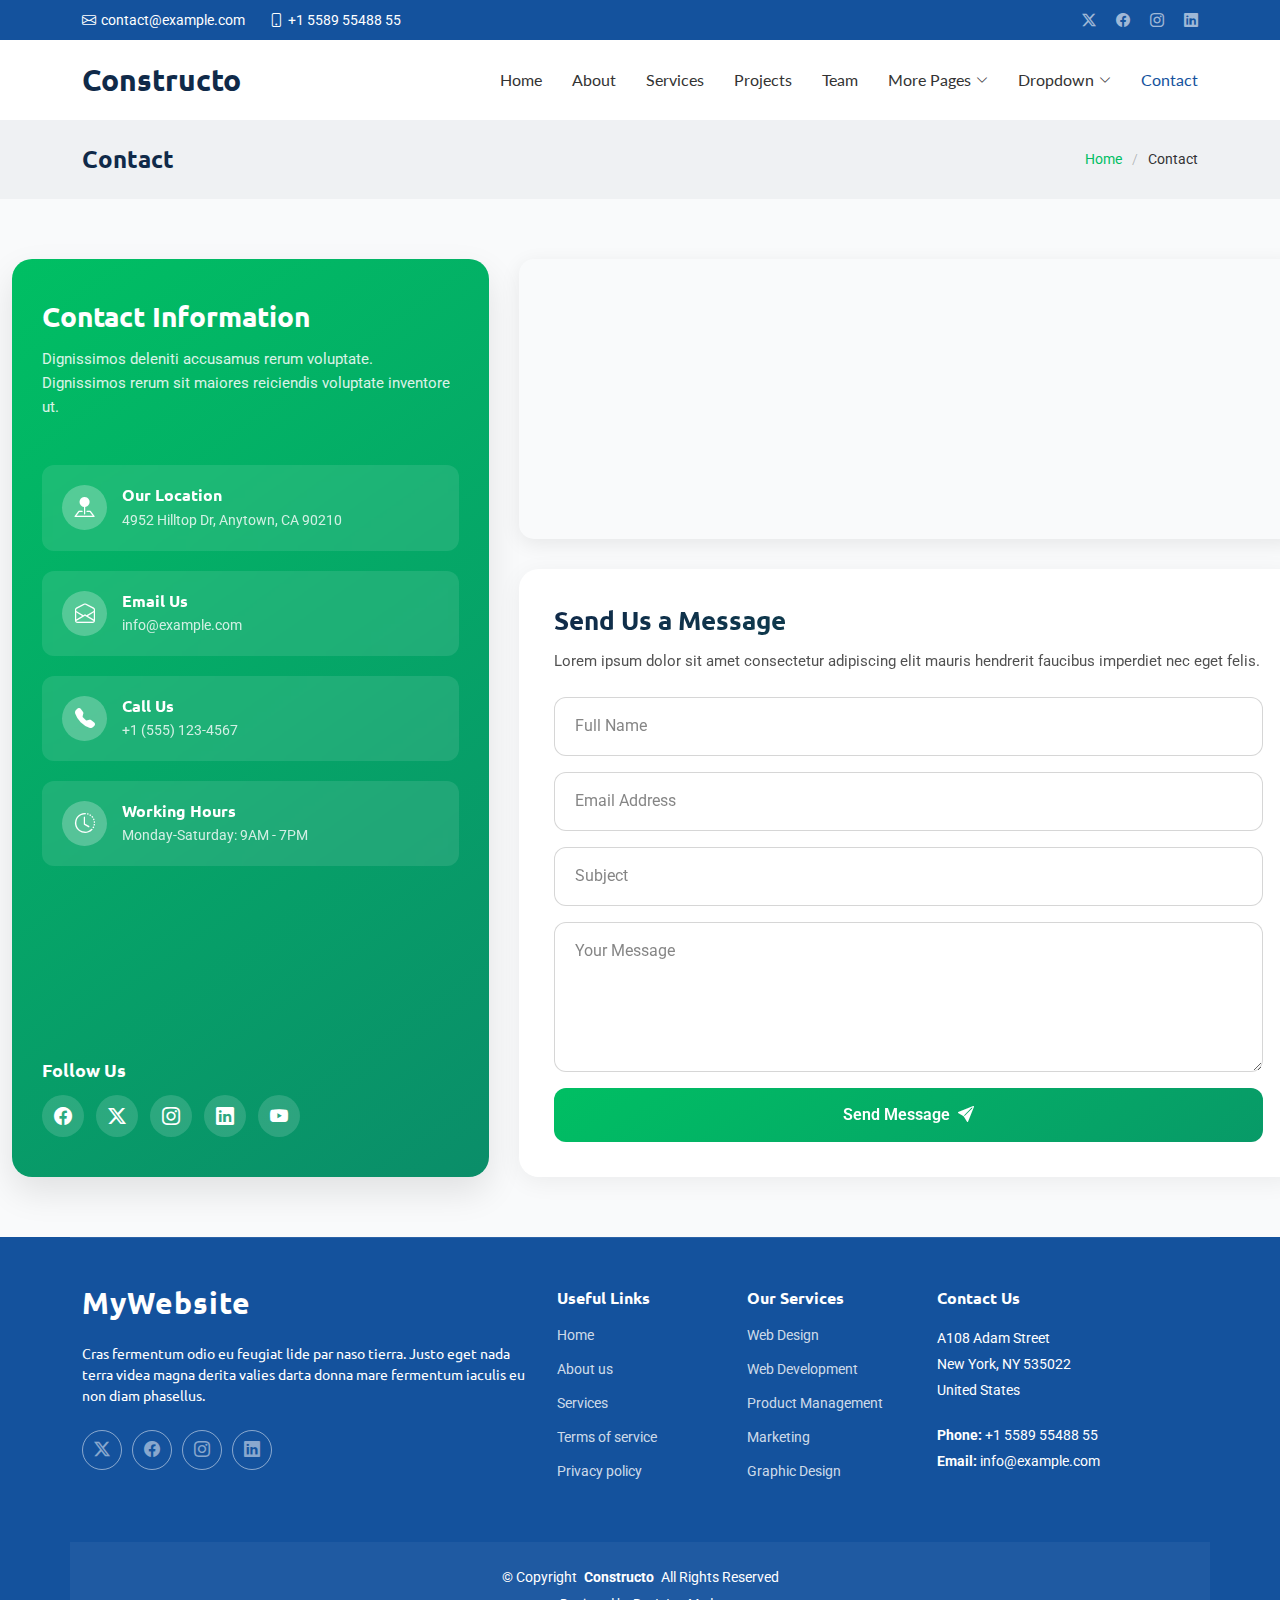
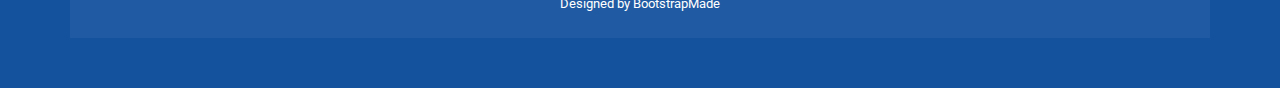
<file: contact.html>
<!DOCTYPE html>
<html lang="en">

<head>
  <meta charset="utf-8">
  <meta content="width=device-width, initial-scale=1.0" name="viewport">
  <title>Contact - Constructo Bootstrap Template</title>
  <meta name="description" content="">
  <meta name="keywords" content="">

  <!-- Favicons -->
  <link href="assets/img/favicon.png" rel="icon">
  <link href="assets/img/apple-touch-icon.png" rel="apple-touch-icon">

  <!-- Fonts -->
  <link href="https://fonts.googleapis.com" rel="preconnect">
  <link href="https://fonts.gstatic.com" rel="preconnect" crossorigin>
  <link href="https://fonts.googleapis.com/css2?family=Roboto:ital,wght@0,100;0,300;0,400;0,500;0,700;0,900;1,100;1,300;1,400;1,500;1,700;1,900&family=Lato:ital,wght@0,100;0,300;0,400;0,700;0,900;1,100;1,300;1,400;1,700;1,900&family=Ubuntu:ital,wght@0,300;0,400;0,500;0,700;1,300;1,400;1,500;1,700&display=swap" rel="stylesheet">

  <!-- Vendor CSS Files -->
  <link href="assets/vendor/bootstrap/css/bootstrap.min.css" rel="stylesheet">
  <link href="assets/vendor/bootstrap-icons/bootstrap-icons.css" rel="stylesheet">
  <link href="assets/vendor/aos/aos.css" rel="stylesheet">
  <link href="assets/vendor/swiper/swiper-bundle.min.css" rel="stylesheet">
  <link href="assets/vendor/glightbox/css/glightbox.min.css" rel="stylesheet">

  <!-- Main CSS File -->
  <link href="assets/css/main.css" rel="stylesheet">

  <!-- =======================================================
  * Template Name: Constructo
  * Template URL: https://bootstrapmade.com/constructo-bootstrap-construction-template/
  * Updated: Aug 30 2025 with Bootstrap v5.3.8
  * Author: BootstrapMade.com
  * License: https://bootstrapmade.com/license/
  ======================================================== -->
</head>

<body class="contact-page">

  <header id="header" class="header sticky-top">

    <div class="topbar d-flex align-items-center dark-background">
      <div class="container d-flex justify-content-center justify-content-md-between">
        <div class="contact-info d-flex align-items-center">
          <i class="bi bi-envelope d-flex align-items-center"><a href="mailto:contact@example.com">contact@example.com</a></i>
          <i class="bi bi-phone d-flex align-items-center ms-4"><span>+1 5589 55488 55</span></i>
        </div>
        <div class="social-links d-none d-md-flex align-items-center">
          <a href="#" class="twitter"><i class="bi bi-twitter-x"></i></a>
          <a href="#" class="facebook"><i class="bi bi-facebook"></i></a>
          <a href="#" class="instagram"><i class="bi bi-instagram"></i></a>
          <a href="#" class="linkedin"><i class="bi bi-linkedin"></i></a>
        </div>
      </div>
    </div><!-- End Top Bar -->

    <div class="branding d-flex align-items-cente">

      <div class="container position-relative d-flex align-items-center justify-content-between">
        <a href="index.html" class="logo d-flex align-items-center">
          <!-- Uncomment the line below if you also wish to use an image logo -->
          <!-- <img src="assets/img/logo.webp" alt=""> -->
          <h1 class="sitename">Constructo</h1>
        </a>

        <nav id="navmenu" class="navmenu">
          <ul>
            <li><a href="index.html">Home</a></li>
            <li><a href="about.html">About</a></li>
            <li><a href="services.html">Services</a></li>
            <li><a href="projects.html">Projects</a></li>
            <li><a href="team.html">Team</a></li>
            <li class="dropdown"><a href="#"><span>More Pages</span> <i class="bi bi-chevron-down toggle-dropdown"></i></a>
              <ul>
                <li><a href="service-details.html">Service Details</a></li>
                <li><a href="project-details.html">Project Details</a></li>
                <li><a href="quote.html">Quote Form</a></li>
                <li><a href="terms.html">Terms</a></li>
                <li><a href="privacy.html">Privacy</a></li>
                <li><a href="404.html">404</a></li>
              </ul>
            </li>
            <li class="dropdown"><a href="#"><span>Dropdown</span> <i class="bi bi-chevron-down toggle-dropdown"></i></a>
              <ul>
                <li><a href="#">Dropdown 1</a></li>
                <li class="dropdown"><a href="#"><span>Deep Dropdown</span> <i class="bi bi-chevron-down toggle-dropdown"></i></a>
                  <ul>
                    <li><a href="#">Deep Dropdown 1</a></li>
                    <li><a href="#">Deep Dropdown 2</a></li>
                    <li><a href="#">Deep Dropdown 3</a></li>
                    <li><a href="#">Deep Dropdown 4</a></li>
                    <li><a href="#">Deep Dropdown 5</a></li>
                  </ul>
                </li>
                <li><a href="#">Dropdown 2</a></li>
                <li><a href="#">Dropdown 3</a></li>
                <li><a href="#">Dropdown 4</a></li>
              </ul>
            </li>
            <li><a href="contact.html" class="active">Contact</a></li>
          </ul>
          <i class="mobile-nav-toggle d-xl-none bi bi-list"></i>
        </nav>

      </div>

    </div>

  </header>

  <main class="main">

    <!-- Page Title -->
    <div class="page-title light-background">
      <div class="container d-lg-flex justify-content-between align-items-center">
        <h1 class="mb-2 mb-lg-0">Contact</h1>
        <nav class="breadcrumbs">
          <ol>
            <li><a href="index.html">Home</a></li>
            <li class="current">Contact</li>
          </ol>
        </nav>
      </div>
    </div><!-- End Page Title -->

    <!-- Contact Section -->
    <section id="contact" class="contact section">

      <div class="container">
        <div class="contact-wrapper">
          <div class="contact-info-panel">
            <div class="contact-info-header">
              <h3>Contact Information</h3>
              <p>Dignissimos deleniti accusamus rerum voluptate. Dignissimos rerum sit maiores reiciendis voluptate inventore ut.</p>
            </div>

            <div class="contact-info-cards">
              <div class="info-card">
                <div class="icon-container">
                  <i class="bi bi-pin-map-fill"></i>
                </div>
                <div class="card-content">
                  <h4>Our Location</h4>
                  <p>4952 Hilltop Dr, Anytown, CA 90210</p>
                </div>
              </div>

              <div class="info-card">
                <div class="icon-container">
                  <i class="bi bi-envelope-open"></i>
                </div>
                <div class="card-content">
                  <h4>Email Us</h4>
                  <p>info@example.com</p>
                </div>
              </div>

              <div class="info-card">
                <div class="icon-container">
                  <i class="bi bi-telephone-fill"></i>
                </div>
                <div class="card-content">
                  <h4>Call Us</h4>
                  <p>+1 (555) 123-4567</p>
                </div>
              </div>

              <div class="info-card">
                <div class="icon-container">
                  <i class="bi bi-clock-history"></i>
                </div>
                <div class="card-content">
                  <h4>Working Hours</h4>
                  <p>Monday-Saturday: 9AM - 7PM</p>
                </div>
              </div>
            </div>

            <div class="social-links-panel">
              <h5>Follow Us</h5>
              <div class="social-icons">
                <a href="#"><i class="bi bi-facebook"></i></a>
                <a href="#"><i class="bi bi-twitter-x"></i></a>
                <a href="#"><i class="bi bi-instagram"></i></a>
                <a href="#"><i class="bi bi-linkedin"></i></a>
                <a href="#"><i class="bi bi-youtube"></i></a>
              </div>
            </div>
          </div>

          <div class="contact-form-panel">
            <div class="map-container">
              <iframe src="https://www.google.com/maps/embed?pb=!1m14!1m8!1m3!1d48389.78314118045!2d-74.006138!3d40.710059!3m2!1i1024!2i768!4f13.1!3m3!1m2!1s0x89c25a22a3bda30d%3A0xb89d1fe6bc499443!2sDowntown%20Conference%20Center!5e0!3m2!1sen!2sus!4v1676961268712!5m2!1sen!2sus" width="100%" height="100%" style="border:0;" allowfullscreen="" loading="lazy" referrerpolicy="no-referrer-when-downgrade"></iframe>
            </div>

            <div class="form-container">
              <h3>Send Us a Message</h3>
              <p>Lorem ipsum dolor sit amet consectetur adipiscing elit mauris hendrerit faucibus imperdiet nec eget felis.</p>

              <form action="forms/contact.php" method="post" class="php-email-form">
                <div class="form-floating mb-3">
                  <input type="text" class="form-control" id="nameInput" name="name" placeholder="Full Name" required="">
                  <label for="nameInput">Full Name</label>
                </div>

                <div class="form-floating mb-3">
                  <input type="email" class="form-control" id="emailInput" name="email" placeholder="Email Address" required="">
                  <label for="emailInput">Email Address</label>
                </div>

                <div class="form-floating mb-3">
                  <input type="text" class="form-control" id="subjectInput" name="subject" placeholder="Subject" required="">
                  <label for="subjectInput">Subject</label>
                </div>

                <div class="form-floating mb-3">
                  <textarea class="form-control" id="messageInput" name="message" rows="5" placeholder="Your Message" style="height: 150px" required=""></textarea>
                  <label for="messageInput">Your Message</label>
                </div>

                <div class="my-3">
                  <div class="loading">Loading</div>
                  <div class="error-message"></div>
                  <div class="sent-message">Your message has been sent. Thank you!</div>
                </div>

                <div class="d-grid">
                  <button type="submit" class="btn-submit">Send Message <i class="bi bi-send-fill ms-2"></i></button>
                </div>
              </form>
            </div>
          </div>
        </div>
      </div>
    </section><!-- /Contact Section -->

  </main>

  <footer id="footer" class="footer dark-background">

    <div class="container footer-top">
      <div class="row gy-4">
        <div class="col-lg-5 col-md-12 footer-about">
          <a href="index.html" class="logo d-flex align-items-center">
            <span class="sitename">MyWebsite</span>
          </a>
          <p>Cras fermentum odio eu feugiat lide par naso tierra. Justo eget nada terra videa magna derita valies darta donna mare fermentum iaculis eu non diam phasellus.</p>
          <div class="social-links d-flex mt-4">
            <a href=""><i class="bi bi-twitter-x"></i></a>
            <a href=""><i class="bi bi-facebook"></i></a>
            <a href=""><i class="bi bi-instagram"></i></a>
            <a href=""><i class="bi bi-linkedin"></i></a>
          </div>
        </div>

        <div class="col-lg-2 col-6 footer-links">
          <h4>Useful Links</h4>
          <ul>
            <li><a href="#">Home</a></li>
            <li><a href="#">About us</a></li>
            <li><a href="#">Services</a></li>
            <li><a href="#">Terms of service</a></li>
            <li><a href="#">Privacy policy</a></li>
          </ul>
        </div>

        <div class="col-lg-2 col-6 footer-links">
          <h4>Our Services</h4>
          <ul>
            <li><a href="#">Web Design</a></li>
            <li><a href="#">Web Development</a></li>
            <li><a href="#">Product Management</a></li>
            <li><a href="#">Marketing</a></li>
            <li><a href="#">Graphic Design</a></li>
          </ul>
        </div>

        <div class="col-lg-3 col-md-12 footer-contact text-center text-md-start">
          <h4>Contact Us</h4>
          <p>A108 Adam Street</p>
          <p>New York, NY 535022</p>
          <p>United States</p>
          <p class="mt-4"><strong>Phone:</strong> <span>+1 5589 55488 55</span></p>
          <p><strong>Email:</strong> <span>info@example.com</span></p>
        </div>

      </div>
    </div>

    <div class="container copyright text-center mt-4">
      <p>© <span>Copyright</span> <strong class="px-1 sitename">Constructo</strong> <span>All Rights Reserved</span></p>
      <div class="credits">
        <!-- All the links in the footer should remain intact. -->
        <!-- You can delete the links only if you've purchased the pro version. -->
        <!-- Licensing information: https://bootstrapmade.com/license/ -->
        <!-- Purchase the pro version with working PHP/AJAX contact form: [buy-url] -->
        Designed by <a href="https://bootstrapmade.com/">BootstrapMade</a>
      </div>
    </div>

  </footer>

  <!-- Scroll Top -->
  <a href="#" id="scroll-top" class="scroll-top d-flex align-items-center justify-content-center"><i class="bi bi-arrow-up-short"></i></a>

  <!-- Preloader -->
  <div id="preloader"></div>

  <!-- Vendor JS Files -->
  <script src="assets/vendor/bootstrap/js/bootstrap.bundle.min.js"></script>
  <script src="assets/vendor/php-email-form/validate.js"></script>
  <script src="assets/vendor/aos/aos.js"></script>
  <script src="assets/vendor/swiper/swiper-bundle.min.js"></script>
  <script src="assets/vendor/glightbox/js/glightbox.min.js"></script>

  <!-- Main JS File -->
  <script src="assets/js/main.js"></script>

</body>

</html>
</file>
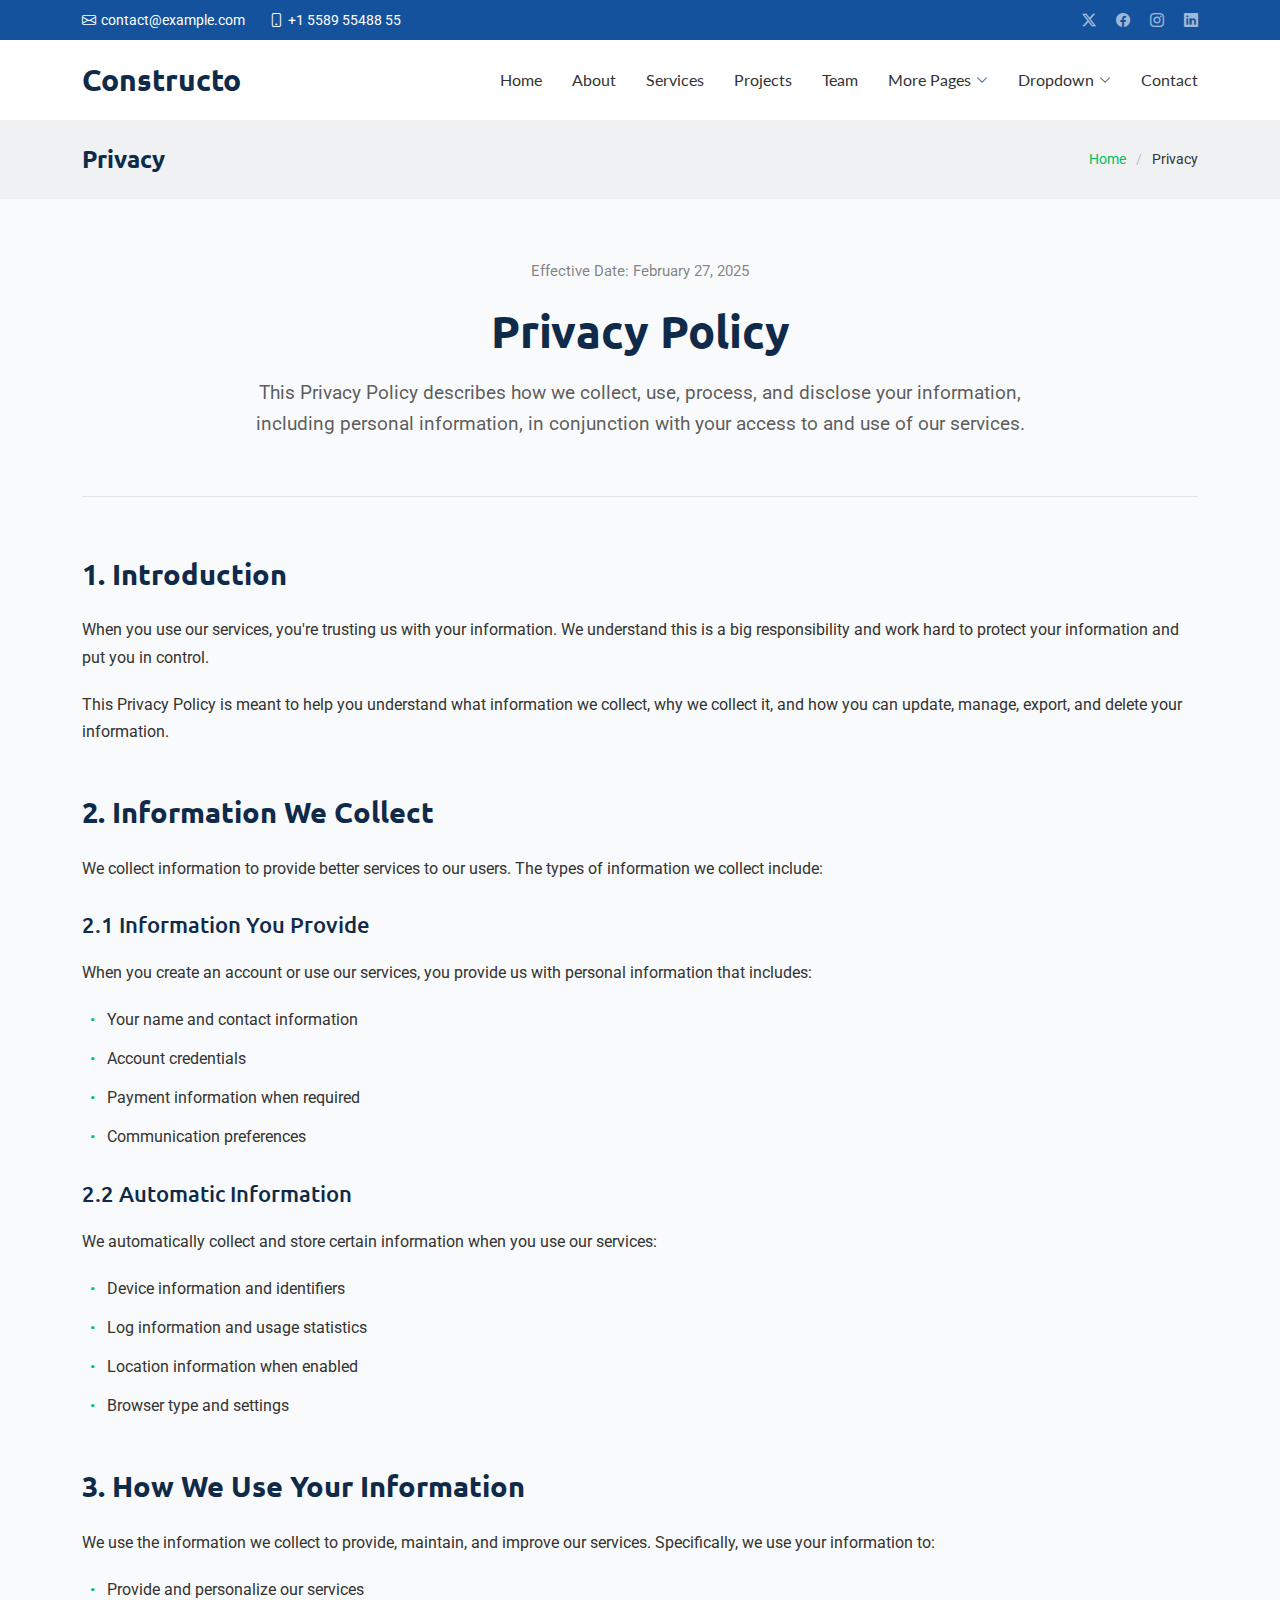
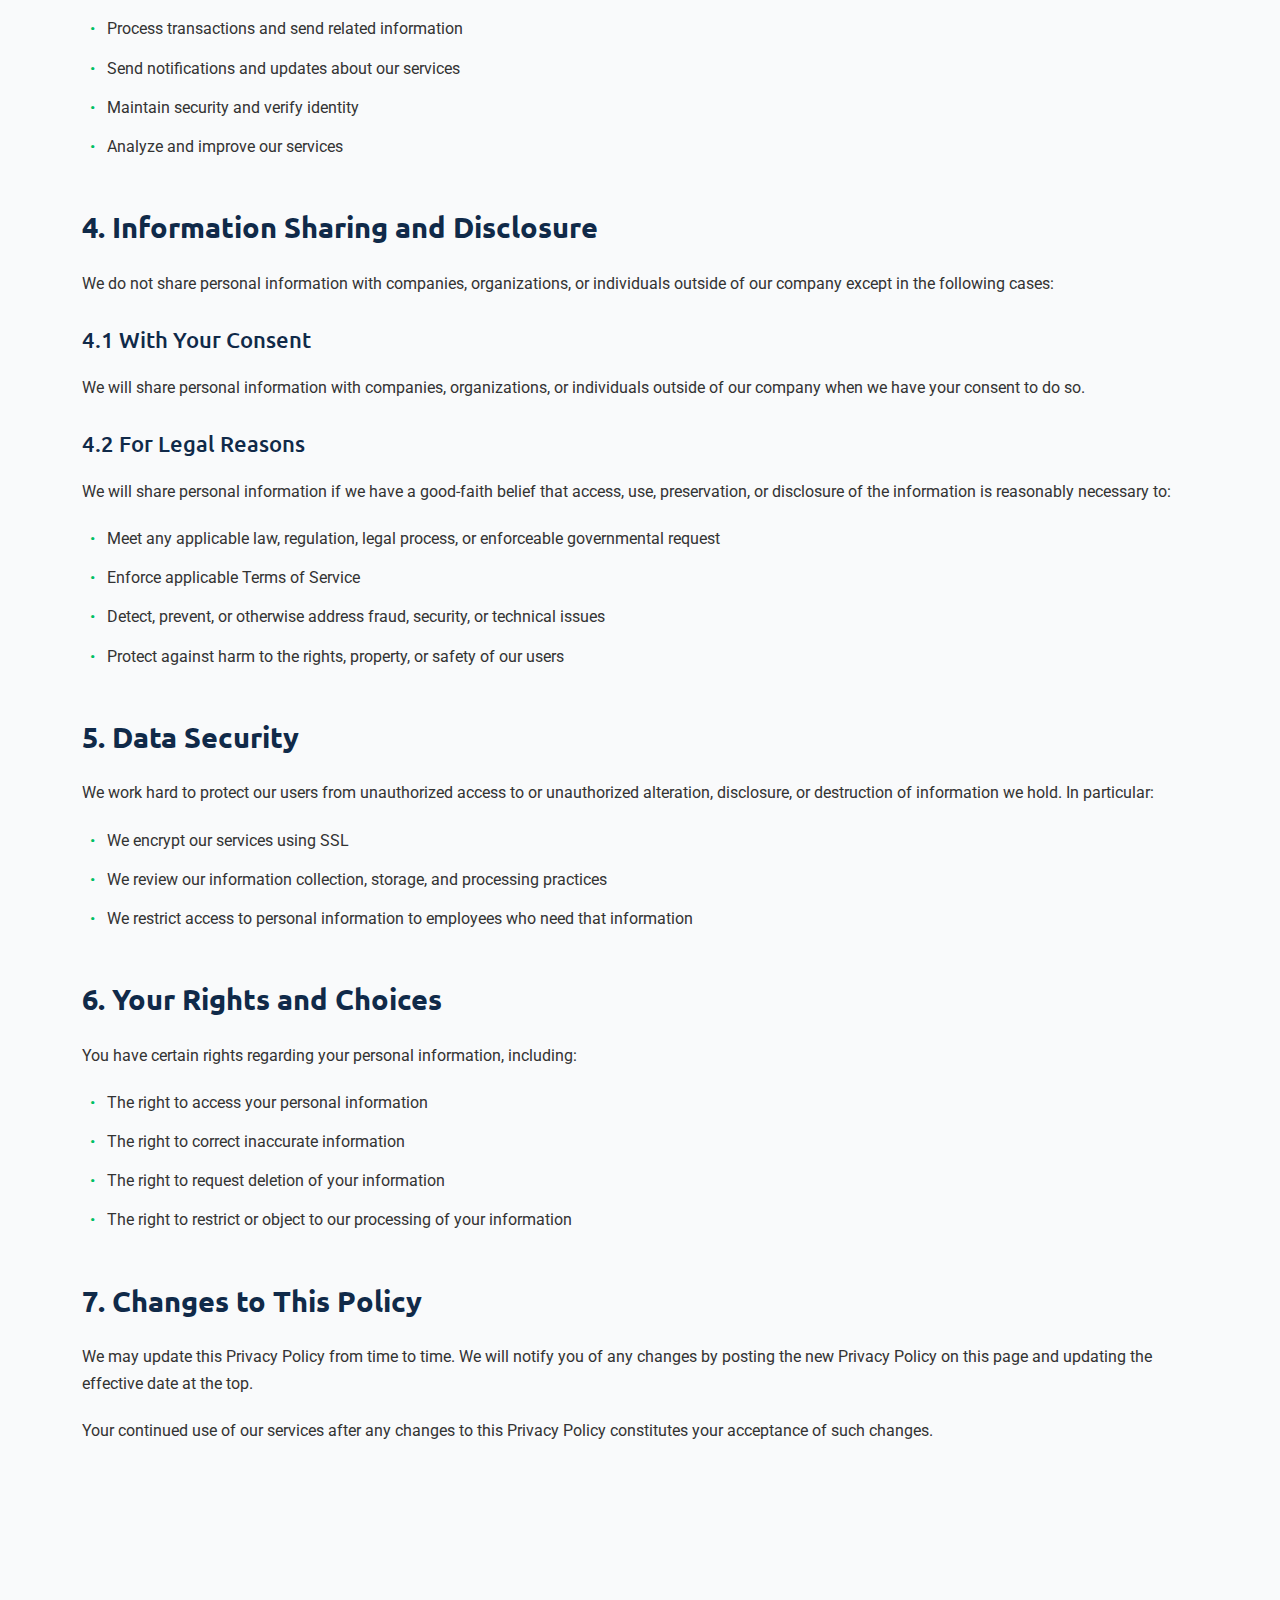
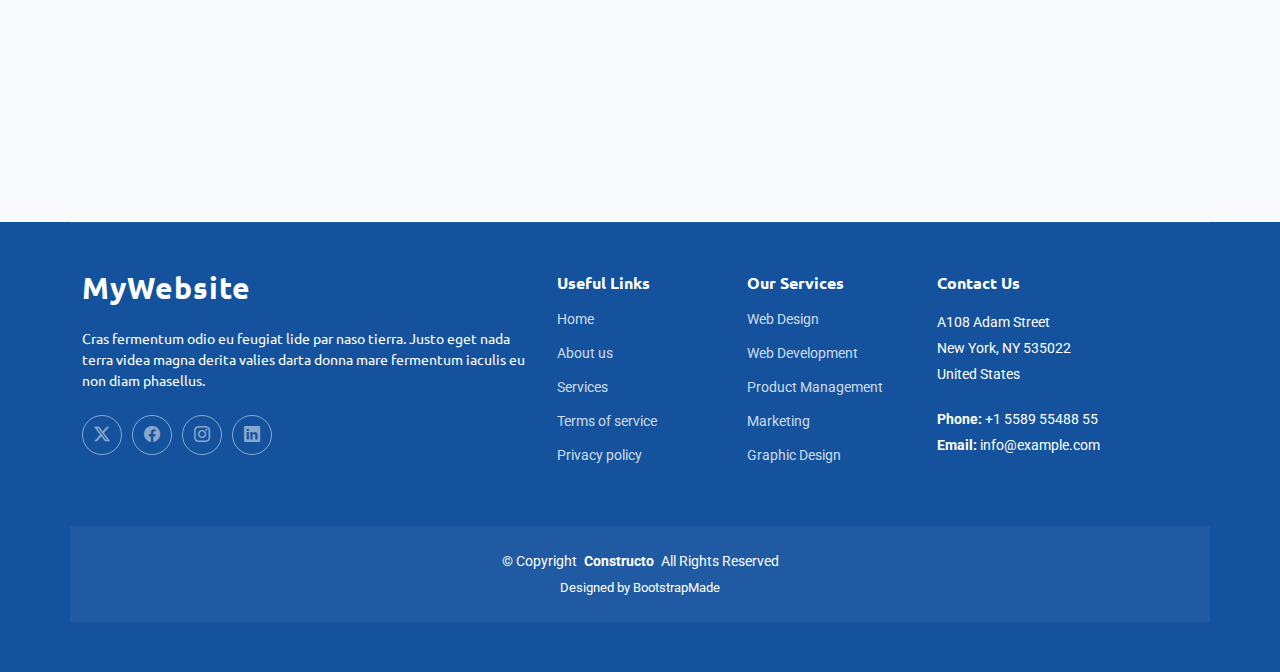
<file: privacy.html>
<!DOCTYPE html>
<html lang="en">

<head>
  <meta charset="utf-8">
  <meta content="width=device-width, initial-scale=1.0" name="viewport">
  <title>Privacy - Constructo Bootstrap Template</title>
  <meta name="description" content="">
  <meta name="keywords" content="">

  <!-- Favicons -->
  <link href="assets/img/favicon.png" rel="icon">
  <link href="assets/img/apple-touch-icon.png" rel="apple-touch-icon">

  <!-- Fonts -->
  <link href="https://fonts.googleapis.com" rel="preconnect">
  <link href="https://fonts.gstatic.com" rel="preconnect" crossorigin>
  <link href="https://fonts.googleapis.com/css2?family=Roboto:ital,wght@0,100;0,300;0,400;0,500;0,700;0,900;1,100;1,300;1,400;1,500;1,700;1,900&family=Lato:ital,wght@0,100;0,300;0,400;0,700;0,900;1,100;1,300;1,400;1,700;1,900&family=Ubuntu:ital,wght@0,300;0,400;0,500;0,700;1,300;1,400;1,500;1,700&display=swap" rel="stylesheet">

  <!-- Vendor CSS Files -->
  <link href="assets/vendor/bootstrap/css/bootstrap.min.css" rel="stylesheet">
  <link href="assets/vendor/bootstrap-icons/bootstrap-icons.css" rel="stylesheet">
  <link href="assets/vendor/aos/aos.css" rel="stylesheet">
  <link href="assets/vendor/swiper/swiper-bundle.min.css" rel="stylesheet">
  <link href="assets/vendor/glightbox/css/glightbox.min.css" rel="stylesheet">

  <!-- Main CSS File -->
  <link href="assets/css/main.css" rel="stylesheet">

  <!-- =======================================================
  * Template Name: Constructo
  * Template URL: https://bootstrapmade.com/constructo-bootstrap-construction-template/
  * Updated: Aug 30 2025 with Bootstrap v5.3.8
  * Author: BootstrapMade.com
  * License: https://bootstrapmade.com/license/
  ======================================================== -->
</head>

<body class="privacy-page">

  <header id="header" class="header sticky-top">

    <div class="topbar d-flex align-items-center dark-background">
      <div class="container d-flex justify-content-center justify-content-md-between">
        <div class="contact-info d-flex align-items-center">
          <i class="bi bi-envelope d-flex align-items-center"><a href="mailto:contact@example.com">contact@example.com</a></i>
          <i class="bi bi-phone d-flex align-items-center ms-4"><span>+1 5589 55488 55</span></i>
        </div>
        <div class="social-links d-none d-md-flex align-items-center">
          <a href="#" class="twitter"><i class="bi bi-twitter-x"></i></a>
          <a href="#" class="facebook"><i class="bi bi-facebook"></i></a>
          <a href="#" class="instagram"><i class="bi bi-instagram"></i></a>
          <a href="#" class="linkedin"><i class="bi bi-linkedin"></i></a>
        </div>
      </div>
    </div><!-- End Top Bar -->

    <div class="branding d-flex align-items-cente">

      <div class="container position-relative d-flex align-items-center justify-content-between">
        <a href="index.html" class="logo d-flex align-items-center">
          <!-- Uncomment the line below if you also wish to use an image logo -->
          <!-- <img src="assets/img/logo.webp" alt=""> -->
          <h1 class="sitename">Constructo</h1>
        </a>

        <nav id="navmenu" class="navmenu">
          <ul>
            <li><a href="index.html">Home</a></li>
            <li><a href="about.html">About</a></li>
            <li><a href="services.html">Services</a></li>
            <li><a href="projects.html">Projects</a></li>
            <li><a href="team.html">Team</a></li>
            <li class="dropdown"><a href="#"><span>More Pages</span> <i class="bi bi-chevron-down toggle-dropdown"></i></a>
              <ul>
                <li><a href="service-details.html">Service Details</a></li>
                <li><a href="project-details.html">Project Details</a></li>
                <li><a href="quote.html">Quote Form</a></li>
                <li><a href="terms.html">Terms</a></li>
                <li><a href="privacy.html" class="active">Privacy</a></li>
                <li><a href="404.html">404</a></li>
              </ul>
            </li>
            <li class="dropdown"><a href="#"><span>Dropdown</span> <i class="bi bi-chevron-down toggle-dropdown"></i></a>
              <ul>
                <li><a href="#">Dropdown 1</a></li>
                <li class="dropdown"><a href="#"><span>Deep Dropdown</span> <i class="bi bi-chevron-down toggle-dropdown"></i></a>
                  <ul>
                    <li><a href="#">Deep Dropdown 1</a></li>
                    <li><a href="#">Deep Dropdown 2</a></li>
                    <li><a href="#">Deep Dropdown 3</a></li>
                    <li><a href="#">Deep Dropdown 4</a></li>
                    <li><a href="#">Deep Dropdown 5</a></li>
                  </ul>
                </li>
                <li><a href="#">Dropdown 2</a></li>
                <li><a href="#">Dropdown 3</a></li>
                <li><a href="#">Dropdown 4</a></li>
              </ul>
            </li>
            <li><a href="contact.html">Contact</a></li>
          </ul>
          <i class="mobile-nav-toggle d-xl-none bi bi-list"></i>
        </nav>

      </div>

    </div>

  </header>

  <main class="main">

    <!-- Page Title -->
    <div class="page-title light-background">
      <div class="container d-lg-flex justify-content-between align-items-center">
        <h1 class="mb-2 mb-lg-0">Privacy</h1>
        <nav class="breadcrumbs">
          <ol>
            <li><a href="index.html">Home</a></li>
            <li class="current">Privacy</li>
          </ol>
        </nav>
      </div>
    </div><!-- End Page Title -->

    <!-- Privacy Section -->
    <section id="privacy" class="privacy section">

      <div class="container" data-aos="fade-up">
        <!-- Header -->
        <div class="privacy-header" data-aos="fade-up">
          <div class="header-content">
            <div class="last-updated">Effective Date: February 27, 2025</div>
            <h1>Privacy Policy</h1>
            <p class="intro-text">This Privacy Policy describes how we collect, use, process, and disclose your information, including personal information, in conjunction with your access to and use of our services.</p>
          </div>
        </div>

        <!-- Main Content -->
        <div class="privacy-content" data-aos="fade-up">
          <!-- Introduction -->
          <div class="content-section">
            <h2>1. Introduction</h2>
            <p>When you use our services, you're trusting us with your information. We understand this is a big responsibility and work hard to protect your information and put you in control.</p>
            <p>This Privacy Policy is meant to help you understand what information we collect, why we collect it, and how you can update, manage, export, and delete your information.</p>
          </div>

          <!-- Information Collection -->
          <div class="content-section">
            <h2>2. Information We Collect</h2>
            <p>We collect information to provide better services to our users. The types of information we collect include:</p>

            <h3>2.1 Information You Provide</h3>
            <p>When you create an account or use our services, you provide us with personal information that includes:</p>
            <ul>
              <li>Your name and contact information</li>
              <li>Account credentials</li>
              <li>Payment information when required</li>
              <li>Communication preferences</li>
            </ul>

            <h3>2.2 Automatic Information</h3>
            <p>We automatically collect and store certain information when you use our services:</p>
            <ul>
              <li>Device information and identifiers</li>
              <li>Log information and usage statistics</li>
              <li>Location information when enabled</li>
              <li>Browser type and settings</li>
            </ul>
          </div>

          <!-- Use of Information -->
          <div class="content-section">
            <h2>3. How We Use Your Information</h2>
            <p>We use the information we collect to provide, maintain, and improve our services. Specifically, we use your information to:</p>
            <ul>
              <li>Provide and personalize our services</li>
              <li>Process transactions and send related information</li>
              <li>Send notifications and updates about our services</li>
              <li>Maintain security and verify identity</li>
              <li>Analyze and improve our services</li>
            </ul>
          </div>

          <!-- Information Sharing -->
          <div class="content-section">
            <h2>4. Information Sharing and Disclosure</h2>
            <p>We do not share personal information with companies, organizations, or individuals outside of our company except in the following cases:</p>

            <h3>4.1 With Your Consent</h3>
            <p>We will share personal information with companies, organizations, or individuals outside of our company when we have your consent to do so.</p>

            <h3>4.2 For Legal Reasons</h3>
            <p>We will share personal information if we have a good-faith belief that access, use, preservation, or disclosure of the information is reasonably necessary to:</p>
            <ul>
              <li>Meet any applicable law, regulation, legal process, or enforceable governmental request</li>
              <li>Enforce applicable Terms of Service</li>
              <li>Detect, prevent, or otherwise address fraud, security, or technical issues</li>
              <li>Protect against harm to the rights, property, or safety of our users</li>
            </ul>
          </div>

          <!-- Data Security -->
          <div class="content-section">
            <h2>5. Data Security</h2>
            <p>We work hard to protect our users from unauthorized access to or unauthorized alteration, disclosure, or destruction of information we hold. In particular:</p>
            <ul>
              <li>We encrypt our services using SSL</li>
              <li>We review our information collection, storage, and processing practices</li>
              <li>We restrict access to personal information to employees who need that information</li>
            </ul>
          </div>

          <!-- Your Rights -->
          <div class="content-section">
            <h2>6. Your Rights and Choices</h2>
            <p>You have certain rights regarding your personal information, including:</p>
            <ul>
              <li>The right to access your personal information</li>
              <li>The right to correct inaccurate information</li>
              <li>The right to request deletion of your information</li>
              <li>The right to restrict or object to our processing of your information</li>
            </ul>
          </div>

          <!-- Policy Updates -->
          <div class="content-section">
            <h2>7. Changes to This Policy</h2>
            <p>We may update this Privacy Policy from time to time. We will notify you of any changes by posting the new Privacy Policy on this page and updating the effective date at the top.</p>
            <p>Your continued use of our services after any changes to this Privacy Policy constitutes your acceptance of such changes.</p>
          </div>
        </div>

        <!-- Contact Section -->
        <div class="privacy-contact" data-aos="fade-up">
          <h2>Contact Us</h2>
          <p>If you have any questions about this Privacy Policy or our practices, please contact us:</p>
          <div class="contact-details">
            <p><strong>Email:</strong> privacy@example.com</p>
            <p><strong>Address:</strong> 123 Privacy Street, Security City, 12345</p>
          </div>
        </div>

      </div>

    </section><!-- /Privacy Section -->

  </main>

  <footer id="footer" class="footer dark-background">

    <div class="container footer-top">
      <div class="row gy-4">
        <div class="col-lg-5 col-md-12 footer-about">
          <a href="index.html" class="logo d-flex align-items-center">
            <span class="sitename">MyWebsite</span>
          </a>
          <p>Cras fermentum odio eu feugiat lide par naso tierra. Justo eget nada terra videa magna derita valies darta donna mare fermentum iaculis eu non diam phasellus.</p>
          <div class="social-links d-flex mt-4">
            <a href=""><i class="bi bi-twitter-x"></i></a>
            <a href=""><i class="bi bi-facebook"></i></a>
            <a href=""><i class="bi bi-instagram"></i></a>
            <a href=""><i class="bi bi-linkedin"></i></a>
          </div>
        </div>

        <div class="col-lg-2 col-6 footer-links">
          <h4>Useful Links</h4>
          <ul>
            <li><a href="#">Home</a></li>
            <li><a href="#">About us</a></li>
            <li><a href="#">Services</a></li>
            <li><a href="#">Terms of service</a></li>
            <li><a href="#">Privacy policy</a></li>
          </ul>
        </div>

        <div class="col-lg-2 col-6 footer-links">
          <h4>Our Services</h4>
          <ul>
            <li><a href="#">Web Design</a></li>
            <li><a href="#">Web Development</a></li>
            <li><a href="#">Product Management</a></li>
            <li><a href="#">Marketing</a></li>
            <li><a href="#">Graphic Design</a></li>
          </ul>
        </div>

        <div class="col-lg-3 col-md-12 footer-contact text-center text-md-start">
          <h4>Contact Us</h4>
          <p>A108 Adam Street</p>
          <p>New York, NY 535022</p>
          <p>United States</p>
          <p class="mt-4"><strong>Phone:</strong> <span>+1 5589 55488 55</span></p>
          <p><strong>Email:</strong> <span>info@example.com</span></p>
        </div>

      </div>
    </div>

    <div class="container copyright text-center mt-4">
      <p>© <span>Copyright</span> <strong class="px-1 sitename">Constructo</strong> <span>All Rights Reserved</span></p>
      <div class="credits">
        <!-- All the links in the footer should remain intact. -->
        <!-- You can delete the links only if you've purchased the pro version. -->
        <!-- Licensing information: https://bootstrapmade.com/license/ -->
        <!-- Purchase the pro version with working PHP/AJAX contact form: [buy-url] -->
        Designed by <a href="https://bootstrapmade.com/">BootstrapMade</a>
      </div>
    </div>

  </footer>

  <!-- Scroll Top -->
  <a href="#" id="scroll-top" class="scroll-top d-flex align-items-center justify-content-center"><i class="bi bi-arrow-up-short"></i></a>

  <!-- Preloader -->
  <div id="preloader"></div>

  <!-- Vendor JS Files -->
  <script src="assets/vendor/bootstrap/js/bootstrap.bundle.min.js"></script>
  <script src="assets/vendor/php-email-form/validate.js"></script>
  <script src="assets/vendor/aos/aos.js"></script>
  <script src="assets/vendor/swiper/swiper-bundle.min.js"></script>
  <script src="assets/vendor/glightbox/js/glightbox.min.js"></script>

  <!-- Main JS File -->
  <script src="assets/js/main.js"></script>

</body>

</html>
</file>
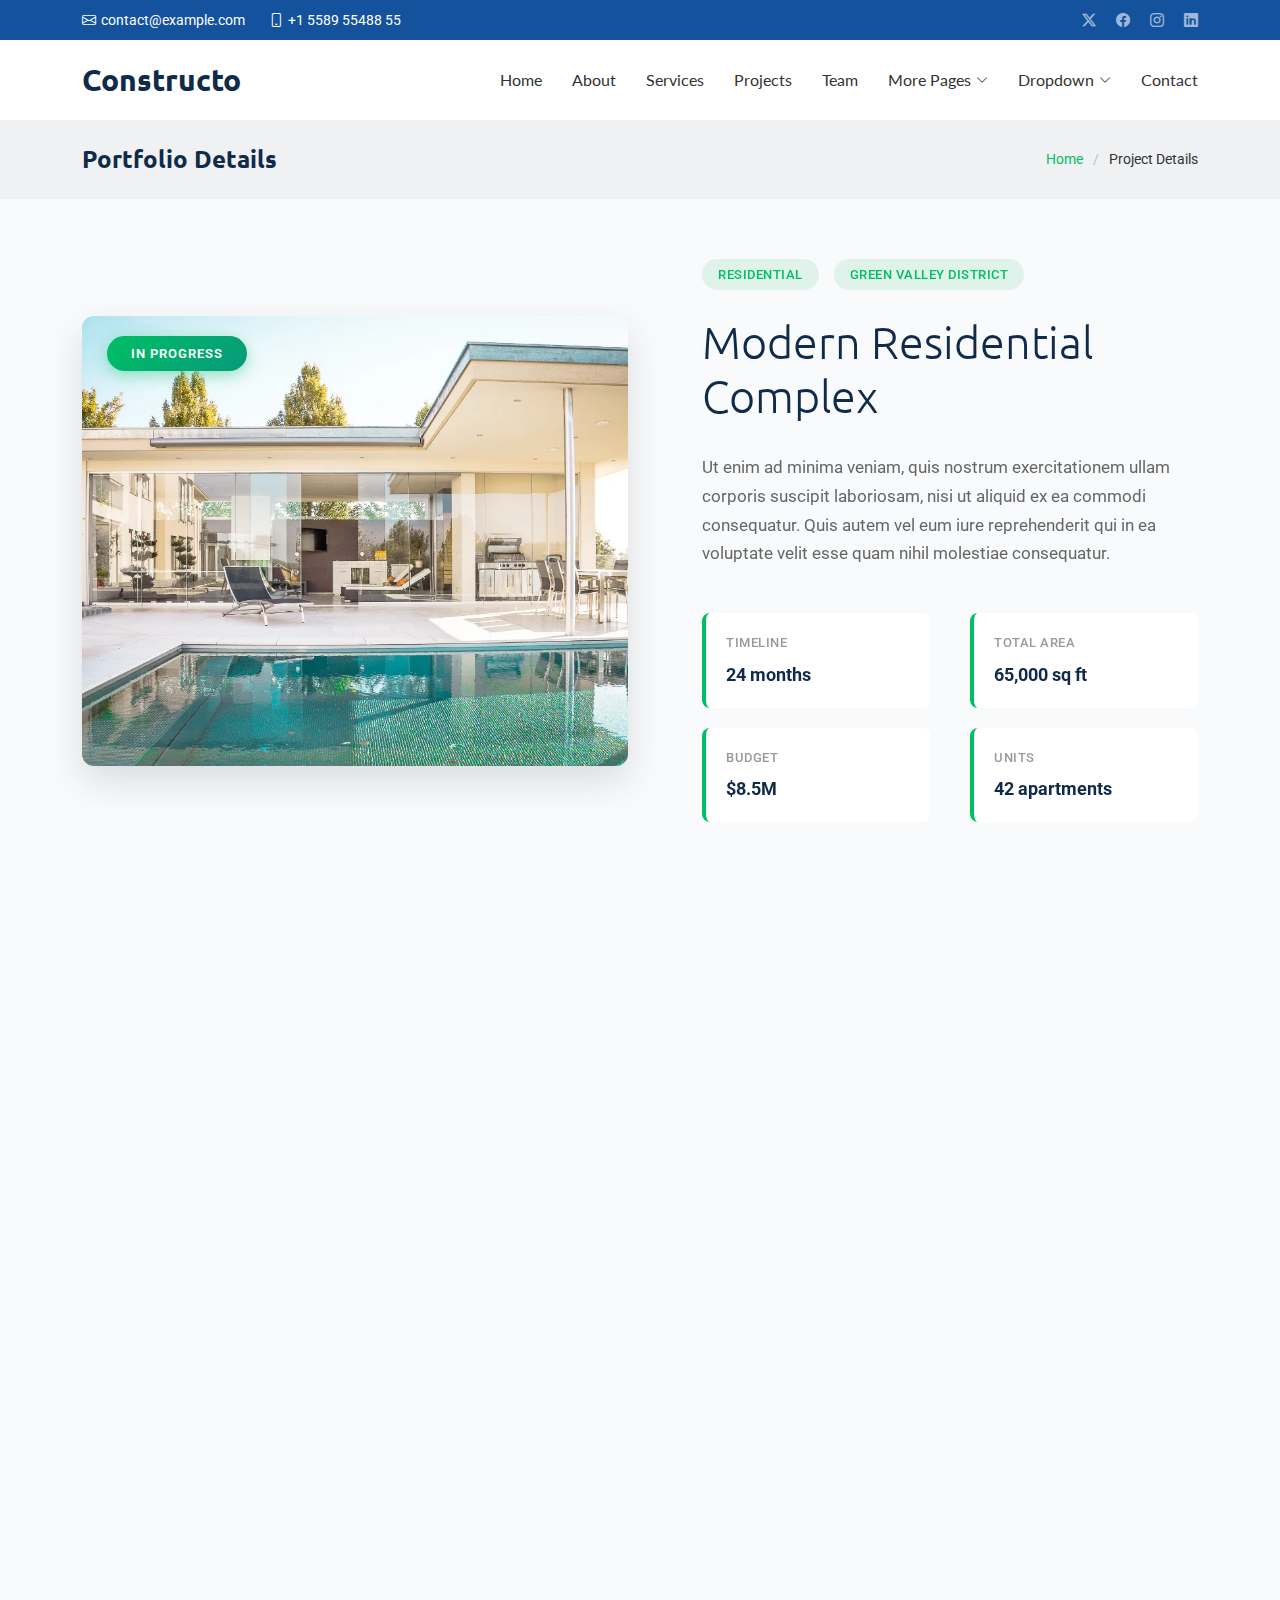
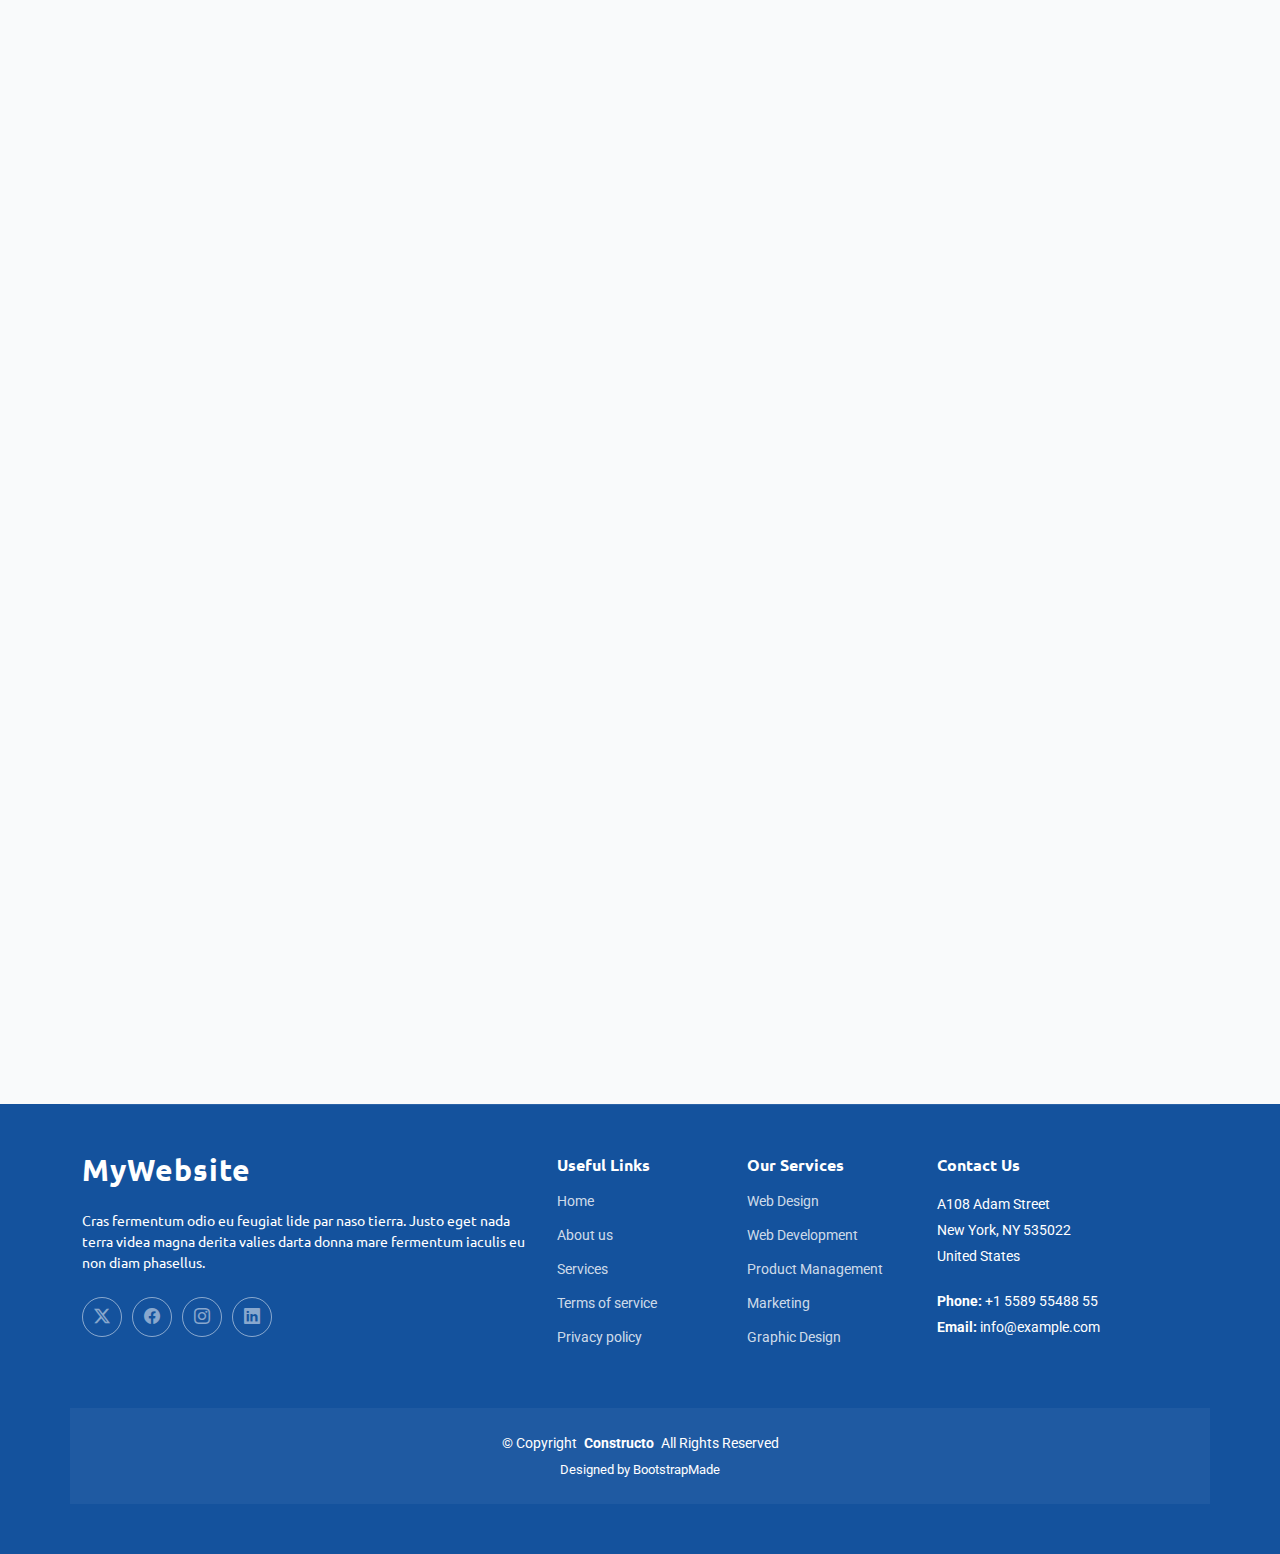
<file: project-details.html>
<!DOCTYPE html>
<html lang="en">

<head>
  <meta charset="utf-8">
  <meta content="width=device-width, initial-scale=1.0" name="viewport">
  <title>Project Details - Constructo Bootstrap Template</title>
  <meta name="description" content="">
  <meta name="keywords" content="">

  <!-- Favicons -->
  <link href="assets/img/favicon.png" rel="icon">
  <link href="assets/img/apple-touch-icon.png" rel="apple-touch-icon">

  <!-- Fonts -->
  <link href="https://fonts.googleapis.com" rel="preconnect">
  <link href="https://fonts.gstatic.com" rel="preconnect" crossorigin>
  <link href="https://fonts.googleapis.com/css2?family=Roboto:ital,wght@0,100;0,300;0,400;0,500;0,700;0,900;1,100;1,300;1,400;1,500;1,700;1,900&family=Lato:ital,wght@0,100;0,300;0,400;0,700;0,900;1,100;1,300;1,400;1,700;1,900&family=Ubuntu:ital,wght@0,300;0,400;0,500;0,700;1,300;1,400;1,500;1,700&display=swap" rel="stylesheet">

  <!-- Vendor CSS Files -->
  <link href="assets/vendor/bootstrap/css/bootstrap.min.css" rel="stylesheet">
  <link href="assets/vendor/bootstrap-icons/bootstrap-icons.css" rel="stylesheet">
  <link href="assets/vendor/aos/aos.css" rel="stylesheet">
  <link href="assets/vendor/swiper/swiper-bundle.min.css" rel="stylesheet">
  <link href="assets/vendor/glightbox/css/glightbox.min.css" rel="stylesheet">

  <!-- Main CSS File -->
  <link href="assets/css/main.css" rel="stylesheet">

  <!-- =======================================================
  * Template Name: Constructo
  * Template URL: https://bootstrapmade.com/constructo-bootstrap-construction-template/
  * Updated: Aug 30 2025 with Bootstrap v5.3.8
  * Author: BootstrapMade.com
  * License: https://bootstrapmade.com/license/
  ======================================================== -->
</head>

<body class="project-details-page">

  <header id="header" class="header sticky-top">

    <div class="topbar d-flex align-items-center dark-background">
      <div class="container d-flex justify-content-center justify-content-md-between">
        <div class="contact-info d-flex align-items-center">
          <i class="bi bi-envelope d-flex align-items-center"><a href="mailto:contact@example.com">contact@example.com</a></i>
          <i class="bi bi-phone d-flex align-items-center ms-4"><span>+1 5589 55488 55</span></i>
        </div>
        <div class="social-links d-none d-md-flex align-items-center">
          <a href="#" class="twitter"><i class="bi bi-twitter-x"></i></a>
          <a href="#" class="facebook"><i class="bi bi-facebook"></i></a>
          <a href="#" class="instagram"><i class="bi bi-instagram"></i></a>
          <a href="#" class="linkedin"><i class="bi bi-linkedin"></i></a>
        </div>
      </div>
    </div><!-- End Top Bar -->

    <div class="branding d-flex align-items-cente">

      <div class="container position-relative d-flex align-items-center justify-content-between">
        <a href="index.html" class="logo d-flex align-items-center">
          <!-- Uncomment the line below if you also wish to use an image logo -->
          <!-- <img src="assets/img/logo.webp" alt=""> -->
          <h1 class="sitename">Constructo</h1>
        </a>

        <nav id="navmenu" class="navmenu">
          <ul>
            <li><a href="index.html">Home</a></li>
            <li><a href="about.html">About</a></li>
            <li><a href="services.html">Services</a></li>
            <li><a href="projects.html">Projects</a></li>
            <li><a href="team.html">Team</a></li>
            <li class="dropdown"><a href="#"><span>More Pages</span> <i class="bi bi-chevron-down toggle-dropdown"></i></a>
              <ul>
                <li><a href="service-details.html">Service Details</a></li>
                <li><a href="project-details.html" class="active">Project Details</a></li>
                <li><a href="quote.html">Quote Form</a></li>
                <li><a href="terms.html">Terms</a></li>
                <li><a href="privacy.html">Privacy</a></li>
                <li><a href="404.html">404</a></li>
              </ul>
            </li>
            <li class="dropdown"><a href="#"><span>Dropdown</span> <i class="bi bi-chevron-down toggle-dropdown"></i></a>
              <ul>
                <li><a href="#">Dropdown 1</a></li>
                <li class="dropdown"><a href="#"><span>Deep Dropdown</span> <i class="bi bi-chevron-down toggle-dropdown"></i></a>
                  <ul>
                    <li><a href="#">Deep Dropdown 1</a></li>
                    <li><a href="#">Deep Dropdown 2</a></li>
                    <li><a href="#">Deep Dropdown 3</a></li>
                    <li><a href="#">Deep Dropdown 4</a></li>
                    <li><a href="#">Deep Dropdown 5</a></li>
                  </ul>
                </li>
                <li><a href="#">Dropdown 2</a></li>
                <li><a href="#">Dropdown 3</a></li>
                <li><a href="#">Dropdown 4</a></li>
              </ul>
            </li>
            <li><a href="contact.html">Contact</a></li>
          </ul>
          <i class="mobile-nav-toggle d-xl-none bi bi-list"></i>
        </nav>

      </div>

    </div>

  </header>

  <main class="main">

    <!-- Page Title -->
    <div class="page-title light-background">
      <div class="container d-lg-flex justify-content-between align-items-center">
        <h1 class="mb-2 mb-lg-0">Portfolio Details</h1>
        <nav class="breadcrumbs">
          <ol>
            <li><a href="index.html">Home</a></li>
            <li class="current">Project Details</li>
          </ol>
        </nav>
      </div>
    </div><!-- End Page Title -->

    <!-- Project Details Section -->
    <section id="project-details" class="project-details section">

      <div class="container" data-aos="fade-up" data-aos-delay="100">

        <div class="project-header" data-aos="zoom-in" data-aos-delay="200">
          <div class="row align-items-center">
            <div class="col-lg-6">
              <div class="project-banner">
                <img src="assets/img/construction/project-4.webp" alt="Modern Residential Complex" class="img-fluid">
                <div class="banner-badge">
                  <span class="status-indicator">In Progress</span>
                </div>
              </div>
            </div>
            <div class="col-lg-6">
              <div class="project-summary">
                <div class="project-tags">
                  <span class="tag">Residential</span>
                  <span class="tag">Green Valley District</span>
                </div>
                <h1 class="main-title">Modern Residential Complex</h1>
                <p class="summary-text">Ut enim ad minima veniam, quis nostrum exercitationem ullam corporis suscipit laboriosam, nisi ut aliquid ex ea commodi consequatur. Quis autem vel eum iure reprehenderit qui in ea voluptate velit esse quam nihil molestiae consequatur.</p>

                <div class="key-metrics">
                  <div class="metric-row">
                    <div class="metric">
                      <span class="metric-title">Timeline</span>
                      <span class="metric-data">24 months</span>
                    </div>
                    <div class="metric">
                      <span class="metric-title">Total Area</span>
                      <span class="metric-data">65,000 sq ft</span>
                    </div>
                  </div>
                  <div class="metric-row">
                    <div class="metric">
                      <span class="metric-title">Budget</span>
                      <span class="metric-data">$8.5M</span>
                    </div>
                    <div class="metric">
                      <span class="metric-title">Units</span>
                      <span class="metric-data">42 apartments</span>
                    </div>
                  </div>
                </div>
              </div>
            </div>
          </div>
        </div>

        <div class="visual-showcase" data-aos="fade-up" data-aos-delay="300">
          <div class="showcase-grid">
            <div class="showcase-item large">
              <img src="assets/img/construction/project-10.webp" alt="Building Progress" class="img-fluid" loading="lazy">
              <div class="item-overlay">
                <span class="overlay-label">Construction Phase</span>
              </div>
            </div>
            <div class="showcase-item">
              <img src="assets/img/construction/project-2.webp" alt="Foundation Work" class="img-fluid" loading="lazy">
              <div class="item-overlay">
                <span class="overlay-label">Foundation</span>
              </div>
            </div>
            <div class="showcase-item">
              <img src="assets/img/construction/project-6.webp" alt="Interior Planning" class="img-fluid" loading="lazy">
              <div class="item-overlay">
                <span class="overlay-label">Interior Design</span>
              </div>
            </div>
            <div class="showcase-item tall">
              <img src="assets/img/construction/project-1.webp" alt="Architectural Detail" class="img-fluid" loading="lazy">
              <div class="item-overlay">
                <span class="overlay-label">Architecture</span>
              </div>
            </div>
          </div>
        </div>

        <div class="detailed-breakdown" data-aos="fade-up" data-aos-delay="400">
          <div class="row">
            <div class="col-lg-7">
              <div class="breakdown-content">
                <h3>Project Execution</h3>
                <p>At vero eos et accusamus et iusto odio dignissimos ducimus qui blanditiis praesentium voluptatum deleniti atque corrupti quos dolores et quas molestias excepturi sint occaecati cupiditate non provident, similique sunt in culpa qui officia deserunt mollitia animi.</p>
                <p>Id est laborum et dolorum fuga. Et harum quidem rerum facilis est et expedita distinctio. Nam libero tempore, cum soluta nobis est eligendi optio cumque nihil impedit quo minus id quod maxime placeat facere possimus.</p>

                <h3>Key Achievements</h3>
                <div class="achievement-list">
                  <div class="achievement-point">
                    <div class="achievement-marker">
                      <i class="bi bi-award"></i>
                    </div>
                    <div class="achievement-details">
                      <h5>Innovative Design</h5>
                      <p>Sed ut perspiciatis unde omnis iste natus error sit voluptatem accusantium doloremque laudantium.</p>
                    </div>
                  </div>
                  <div class="achievement-point">
                    <div class="achievement-marker">
                      <i class="bi bi-shield-check"></i>
                    </div>
                    <div class="achievement-details">
                      <h5>Safety Excellence</h5>
                      <p>Totam rem aperiam, eaque ipsa quae ab illo inventore veritatis et quasi architecto beatae vitae.</p>
                    </div>
                  </div>
                  <div class="achievement-point">
                    <div class="achievement-marker">
                      <i class="bi bi-clock"></i>
                    </div>
                    <div class="achievement-details">
                      <h5>On-Time Delivery</h5>
                      <p>Dicta sunt explicabo nemo enim ipsam voluptatem quia voluptas sit aspernatur aut odit aut fugit.</p>
                    </div>
                  </div>
                </div>
              </div>
            </div>
            <div class="col-lg-5">
              <div class="specifications-panel">
                <h4>Project Specifications</h4>
                <div class="spec-table">
                  <div class="spec-row">
                    <span class="spec-name">Building Type</span>
                    <span class="spec-detail">Multi-Story Residential</span>
                  </div>
                  <div class="spec-row">
                    <span class="spec-name">Construction Method</span>
                    <span class="spec-detail">Steel Frame</span>
                  </div>
                  <div class="spec-row">
                    <span class="spec-name">Exterior Finish</span>
                    <span class="spec-detail">Brick &amp; Glass</span>
                  </div>
                  <div class="spec-row">
                    <span class="spec-name">Floors</span>
                    <span class="spec-detail">8 levels</span>
                  </div>
                  <div class="spec-row">
                    <span class="spec-name">Sustainability</span>
                    <span class="spec-detail">LEED Silver</span>
                  </div>
                  <div class="spec-row">
                    <span class="spec-name">Start Date</span>
                    <span class="spec-detail">January 2024</span>
                  </div>
                  <div class="spec-row">
                    <span class="spec-name">Expected Completion</span>
                    <span class="spec-detail">December 2025</span>
                  </div>
                </div>

                <div class="progress-indicator">
                  <div class="progress-header">
                    <span class="progress-label">Project Progress</span>
                    <span class="progress-percentage">68%</span>
                  </div>
                  <div class="progress-bar-container">
                    <div class="progress-bar" style="width: 68%"></div>
                  </div>
                </div>
              </div>
            </div>
          </div>
        </div>

        <div class="technical-gallery" data-aos="fade-up" data-aos-delay="500">
          <div class="gallery-header">
            <h3>Technical Documentation</h3>
            <p>Comprehensive visual documentation of construction phases and technical implementations</p>
          </div>
          <div class="row g-3">
            <div class="col-md-4">
              <div class="tech-item">
                <img src="assets/img/construction/project-12.webp" alt="Blueprint Review" class="img-fluid" loading="lazy">
                <div class="tech-caption">Blueprint Analysis</div>
              </div>
            </div>
            <div class="col-md-4">
              <div class="tech-item">
                <img src="assets/img/construction/project-3.webp" alt="Quality Control" class="img-fluid" loading="lazy">
                <div class="tech-caption">Quality Inspection</div>
              </div>
            </div>
            <div class="col-md-4">
              <div class="tech-item">
                <img src="assets/img/construction/project-7.webp" alt="Final Installation" class="img-fluid" loading="lazy">
                <div class="tech-caption">System Installation</div>
              </div>
            </div>
          </div>
        </div>

      </div>

    </section><!-- /Project Details Section -->

  </main>

  <footer id="footer" class="footer dark-background">

    <div class="container footer-top">
      <div class="row gy-4">
        <div class="col-lg-5 col-md-12 footer-about">
          <a href="index.html" class="logo d-flex align-items-center">
            <span class="sitename">MyWebsite</span>
          </a>
          <p>Cras fermentum odio eu feugiat lide par naso tierra. Justo eget nada terra videa magna derita valies darta donna mare fermentum iaculis eu non diam phasellus.</p>
          <div class="social-links d-flex mt-4">
            <a href=""><i class="bi bi-twitter-x"></i></a>
            <a href=""><i class="bi bi-facebook"></i></a>
            <a href=""><i class="bi bi-instagram"></i></a>
            <a href=""><i class="bi bi-linkedin"></i></a>
          </div>
        </div>

        <div class="col-lg-2 col-6 footer-links">
          <h4>Useful Links</h4>
          <ul>
            <li><a href="#">Home</a></li>
            <li><a href="#">About us</a></li>
            <li><a href="#">Services</a></li>
            <li><a href="#">Terms of service</a></li>
            <li><a href="#">Privacy policy</a></li>
          </ul>
        </div>

        <div class="col-lg-2 col-6 footer-links">
          <h4>Our Services</h4>
          <ul>
            <li><a href="#">Web Design</a></li>
            <li><a href="#">Web Development</a></li>
            <li><a href="#">Product Management</a></li>
            <li><a href="#">Marketing</a></li>
            <li><a href="#">Graphic Design</a></li>
          </ul>
        </div>

        <div class="col-lg-3 col-md-12 footer-contact text-center text-md-start">
          <h4>Contact Us</h4>
          <p>A108 Adam Street</p>
          <p>New York, NY 535022</p>
          <p>United States</p>
          <p class="mt-4"><strong>Phone:</strong> <span>+1 5589 55488 55</span></p>
          <p><strong>Email:</strong> <span>info@example.com</span></p>
        </div>

      </div>
    </div>

    <div class="container copyright text-center mt-4">
      <p>© <span>Copyright</span> <strong class="px-1 sitename">Constructo</strong> <span>All Rights Reserved</span></p>
      <div class="credits">
        <!-- All the links in the footer should remain intact. -->
        <!-- You can delete the links only if you've purchased the pro version. -->
        <!-- Licensing information: https://bootstrapmade.com/license/ -->
        <!-- Purchase the pro version with working PHP/AJAX contact form: [buy-url] -->
        Designed by <a href="https://bootstrapmade.com/">BootstrapMade</a>
      </div>
    </div>

  </footer>

  <!-- Scroll Top -->
  <a href="#" id="scroll-top" class="scroll-top d-flex align-items-center justify-content-center"><i class="bi bi-arrow-up-short"></i></a>

  <!-- Preloader -->
  <div id="preloader"></div>

  <!-- Vendor JS Files -->
  <script src="assets/vendor/bootstrap/js/bootstrap.bundle.min.js"></script>
  <script src="assets/vendor/php-email-form/validate.js"></script>
  <script src="assets/vendor/aos/aos.js"></script>
  <script src="assets/vendor/swiper/swiper-bundle.min.js"></script>
  <script src="assets/vendor/glightbox/js/glightbox.min.js"></script>

  <!-- Main JS File -->
  <script src="assets/js/main.js"></script>

</body>

</html>
</file>
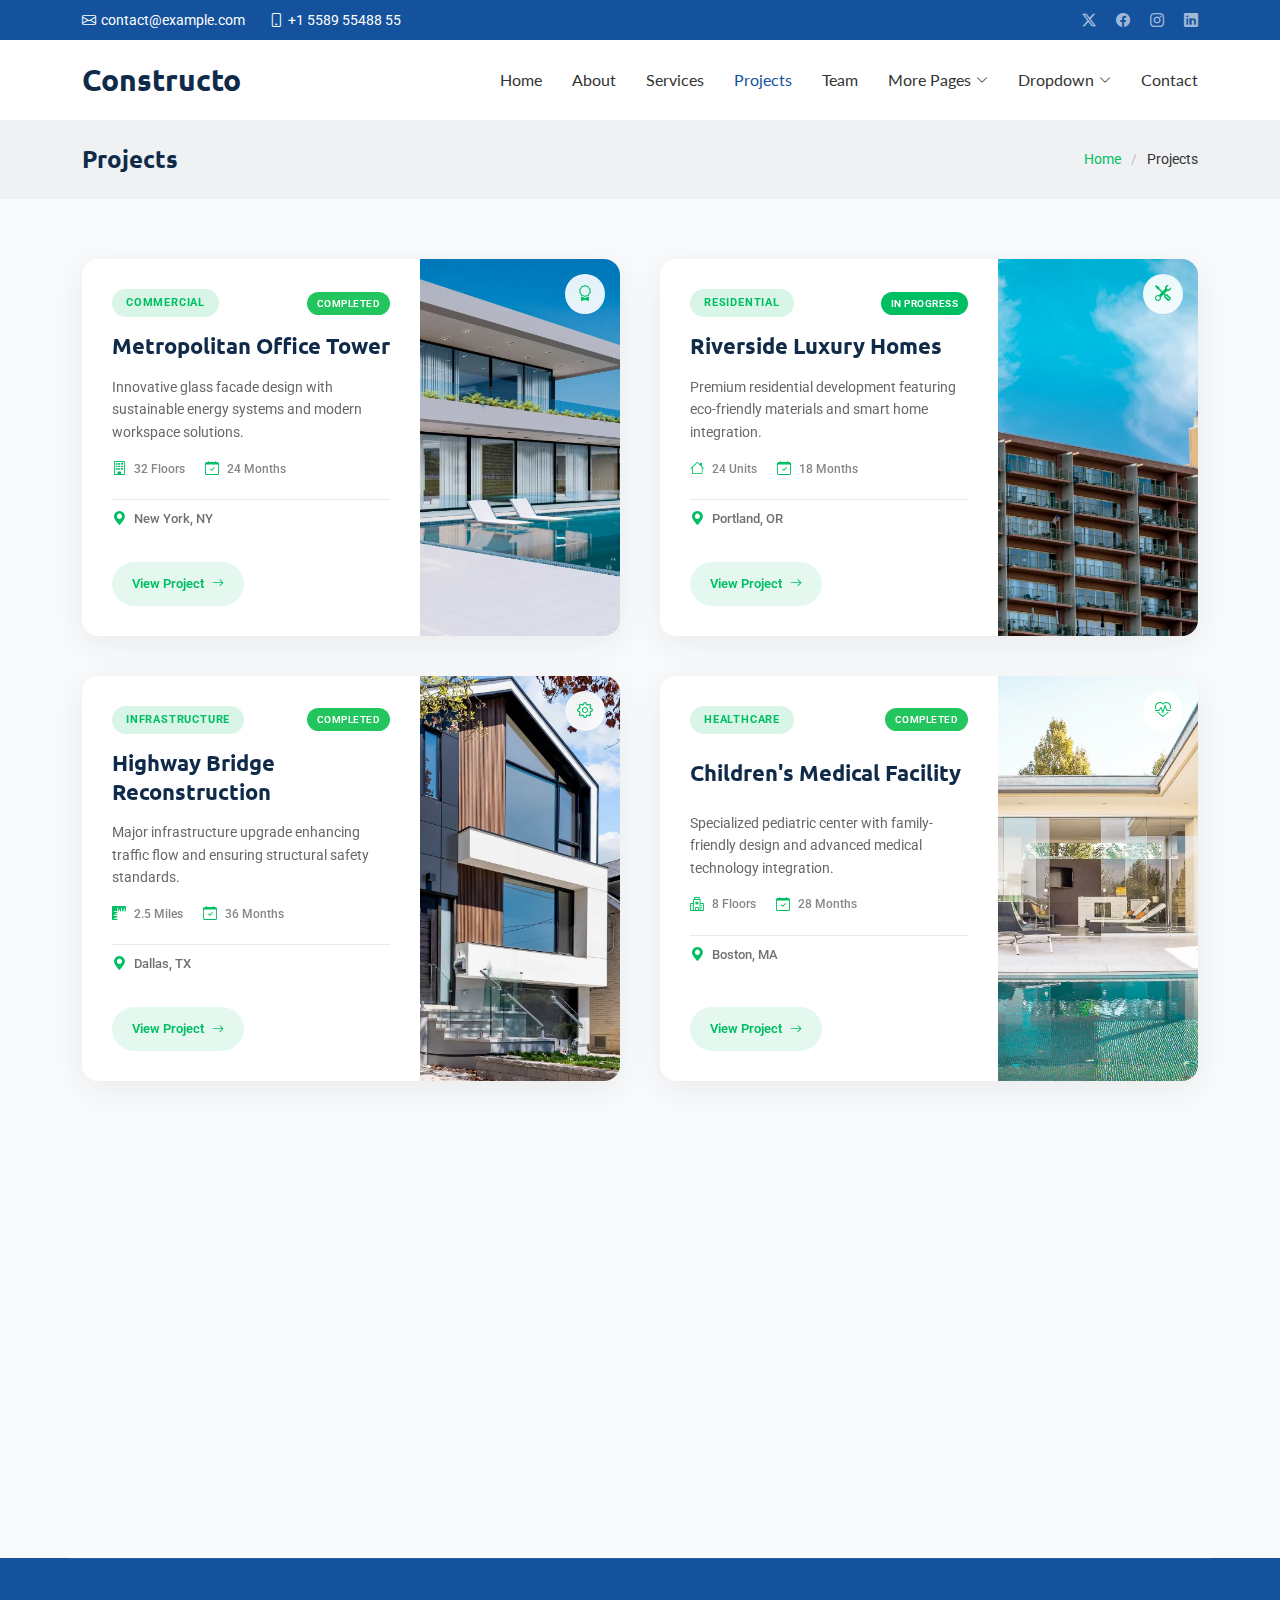
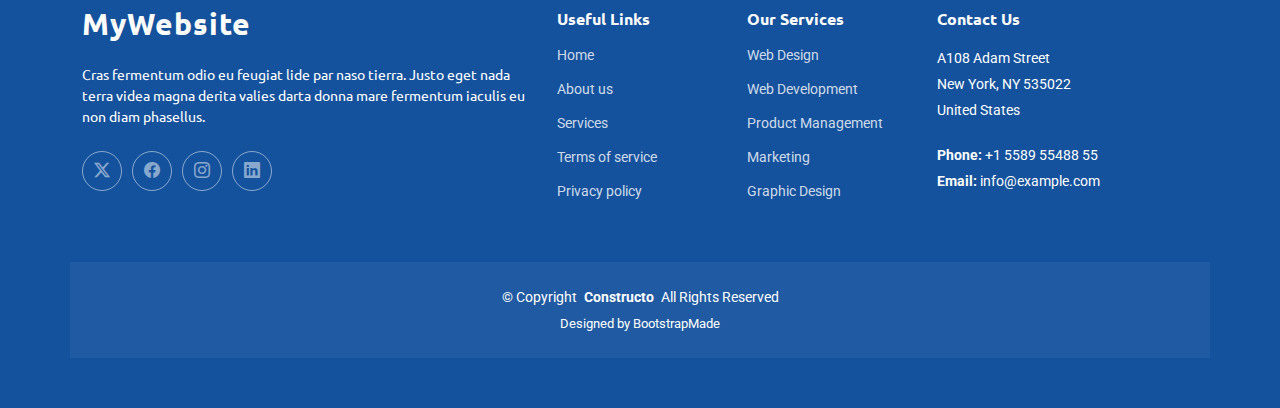
<file: projects.html>
<!DOCTYPE html>
<html lang="en">

<head>
  <meta charset="utf-8">
  <meta content="width=device-width, initial-scale=1.0" name="viewport">
  <title>Projects - Constructo Bootstrap Template</title>
  <meta name="description" content="">
  <meta name="keywords" content="">

  <!-- Favicons -->
  <link href="assets/img/favicon.png" rel="icon">
  <link href="assets/img/apple-touch-icon.png" rel="apple-touch-icon">

  <!-- Fonts -->
  <link href="https://fonts.googleapis.com" rel="preconnect">
  <link href="https://fonts.gstatic.com" rel="preconnect" crossorigin>
  <link href="https://fonts.googleapis.com/css2?family=Roboto:ital,wght@0,100;0,300;0,400;0,500;0,700;0,900;1,100;1,300;1,400;1,500;1,700;1,900&family=Lato:ital,wght@0,100;0,300;0,400;0,700;0,900;1,100;1,300;1,400;1,700;1,900&family=Ubuntu:ital,wght@0,300;0,400;0,500;0,700;1,300;1,400;1,500;1,700&display=swap" rel="stylesheet">

  <!-- Vendor CSS Files -->
  <link href="assets/vendor/bootstrap/css/bootstrap.min.css" rel="stylesheet">
  <link href="assets/vendor/bootstrap-icons/bootstrap-icons.css" rel="stylesheet">
  <link href="assets/vendor/aos/aos.css" rel="stylesheet">
  <link href="assets/vendor/swiper/swiper-bundle.min.css" rel="stylesheet">
  <link href="assets/vendor/glightbox/css/glightbox.min.css" rel="stylesheet">

  <!-- Main CSS File -->
  <link href="assets/css/main.css" rel="stylesheet">

  <!-- =======================================================
  * Template Name: Constructo
  * Template URL: https://bootstrapmade.com/constructo-bootstrap-construction-template/
  * Updated: Aug 30 2025 with Bootstrap v5.3.8
  * Author: BootstrapMade.com
  * License: https://bootstrapmade.com/license/
  ======================================================== -->
</head>

<body class="projects-page">

  <header id="header" class="header sticky-top">

    <div class="topbar d-flex align-items-center dark-background">
      <div class="container d-flex justify-content-center justify-content-md-between">
        <div class="contact-info d-flex align-items-center">
          <i class="bi bi-envelope d-flex align-items-center"><a href="mailto:contact@example.com">contact@example.com</a></i>
          <i class="bi bi-phone d-flex align-items-center ms-4"><span>+1 5589 55488 55</span></i>
        </div>
        <div class="social-links d-none d-md-flex align-items-center">
          <a href="#" class="twitter"><i class="bi bi-twitter-x"></i></a>
          <a href="#" class="facebook"><i class="bi bi-facebook"></i></a>
          <a href="#" class="instagram"><i class="bi bi-instagram"></i></a>
          <a href="#" class="linkedin"><i class="bi bi-linkedin"></i></a>
        </div>
      </div>
    </div><!-- End Top Bar -->

    <div class="branding d-flex align-items-cente">

      <div class="container position-relative d-flex align-items-center justify-content-between">
        <a href="index.html" class="logo d-flex align-items-center">
          <!-- Uncomment the line below if you also wish to use an image logo -->
          <!-- <img src="assets/img/logo.webp" alt=""> -->
          <h1 class="sitename">Constructo</h1>
        </a>

        <nav id="navmenu" class="navmenu">
          <ul>
            <li><a href="index.html">Home</a></li>
            <li><a href="about.html">About</a></li>
            <li><a href="services.html">Services</a></li>
            <li><a href="projects.html" class="active">Projects</a></li>
            <li><a href="team.html">Team</a></li>
            <li class="dropdown"><a href="#"><span>More Pages</span> <i class="bi bi-chevron-down toggle-dropdown"></i></a>
              <ul>
                <li><a href="service-details.html">Service Details</a></li>
                <li><a href="project-details.html">Project Details</a></li>
                <li><a href="quote.html">Quote Form</a></li>
                <li><a href="terms.html">Terms</a></li>
                <li><a href="privacy.html">Privacy</a></li>
                <li><a href="404.html">404</a></li>
              </ul>
            </li>
            <li class="dropdown"><a href="#"><span>Dropdown</span> <i class="bi bi-chevron-down toggle-dropdown"></i></a>
              <ul>
                <li><a href="#">Dropdown 1</a></li>
                <li class="dropdown"><a href="#"><span>Deep Dropdown</span> <i class="bi bi-chevron-down toggle-dropdown"></i></a>
                  <ul>
                    <li><a href="#">Deep Dropdown 1</a></li>
                    <li><a href="#">Deep Dropdown 2</a></li>
                    <li><a href="#">Deep Dropdown 3</a></li>
                    <li><a href="#">Deep Dropdown 4</a></li>
                    <li><a href="#">Deep Dropdown 5</a></li>
                  </ul>
                </li>
                <li><a href="#">Dropdown 2</a></li>
                <li><a href="#">Dropdown 3</a></li>
                <li><a href="#">Dropdown 4</a></li>
              </ul>
            </li>
            <li><a href="contact.html">Contact</a></li>
          </ul>
          <i class="mobile-nav-toggle d-xl-none bi bi-list"></i>
        </nav>

      </div>

    </div>

  </header>

  <main class="main">

    <!-- Page Title -->
    <div class="page-title light-background">
      <div class="container d-lg-flex justify-content-between align-items-center">
        <h1 class="mb-2 mb-lg-0">Projects</h1>
        <nav class="breadcrumbs">
          <ol>
            <li><a href="index.html">Home</a></li>
            <li class="current">Projects</li>
          </ol>
        </nav>
      </div>
    </div><!-- End Page Title -->

    <!-- Projects Section -->
    <section id="projects" class="projects section">

      <div class="container" data-aos="fade-up" data-aos-delay="100">

        <div class="projects-grid">

          <div class="project-item" data-aos="zoom-in" data-aos-delay="100">
            <div class="project-content">
              <div class="project-header">
                <span class="project-category">Commercial</span>
                <span class="project-status completed">Completed</span>
              </div>
              <h3 class="project-title">Metropolitan Office Tower</h3>
              <div class="project-details">
                <div class="project-info">
                  <p>Innovative glass facade design with sustainable energy systems and modern workspace solutions.</p>
                  <div class="project-specs">
                    <span class="spec-item">
                      <i class="bi bi-building"></i>
                      32 Floors
                    </span>
                    <span class="spec-item">
                      <i class="bi bi-calendar-check"></i>
                      24 Months
                    </span>
                  </div>
                </div>
                <div class="project-location">
                  <i class="bi bi-geo-alt-fill"></i>
                  <span>New York, NY</span>
                </div>
              </div>
              <a href="project-details.html" class="project-link">
                <span>View Project</span>
                <i class="bi bi-arrow-right"></i>
              </a>
            </div>
            <div class="project-visual">
              <img src="assets/img/construction/project-2.webp" alt="Metropolitan Office Tower" class="img-fluid">
              <div class="project-badge">
                <i class="bi bi-award"></i>
              </div>
            </div>
          </div><!-- End Project Item -->

          <div class="project-item" data-aos="zoom-in" data-aos-delay="200">
            <div class="project-content">
              <div class="project-header">
                <span class="project-category">Residential</span>
                <span class="project-status in-progress">In Progress</span>
              </div>
              <h3 class="project-title">Riverside Luxury Homes</h3>
              <div class="project-details">
                <div class="project-info">
                  <p>Premium residential development featuring eco-friendly materials and smart home integration.</p>
                  <div class="project-specs">
                    <span class="spec-item">
                      <i class="bi bi-house"></i>
                      24 Units
                    </span>
                    <span class="spec-item">
                      <i class="bi bi-calendar-check"></i>
                      18 Months
                    </span>
                  </div>
                </div>
                <div class="project-location">
                  <i class="bi bi-geo-alt-fill"></i>
                  <span>Portland, OR</span>
                </div>
              </div>
              <a href="project-details.html" class="project-link">
                <span>View Project</span>
                <i class="bi bi-arrow-right"></i>
              </a>
            </div>
            <div class="project-visual">
              <img src="assets/img/construction/project-6.webp" alt="Riverside Luxury Homes" class="img-fluid">
              <div class="project-badge">
                <i class="bi bi-tools"></i>
              </div>
            </div>
          </div><!-- End Project Item -->

          <div class="project-item" data-aos="zoom-in" data-aos-delay="300">
            <div class="project-content">
              <div class="project-header">
                <span class="project-category">Infrastructure</span>
                <span class="project-status completed">Completed</span>
              </div>
              <h3 class="project-title">Highway Bridge Reconstruction</h3>
              <div class="project-details">
                <div class="project-info">
                  <p>Major infrastructure upgrade enhancing traffic flow and ensuring structural safety standards.</p>
                  <div class="project-specs">
                    <span class="spec-item">
                      <i class="bi bi-rulers"></i>
                      2.5 Miles
                    </span>
                    <span class="spec-item">
                      <i class="bi bi-calendar-check"></i>
                      36 Months
                    </span>
                  </div>
                </div>
                <div class="project-location">
                  <i class="bi bi-geo-alt-fill"></i>
                  <span>Dallas, TX</span>
                </div>
              </div>
              <a href="project-details.html" class="project-link">
                <span>View Project</span>
                <i class="bi bi-arrow-right"></i>
              </a>
            </div>
            <div class="project-visual">
              <img src="assets/img/construction/project-10.webp" alt="Highway Bridge Reconstruction" class="img-fluid">
              <div class="project-badge">
                <i class="bi bi-gear"></i>
              </div>
            </div>
          </div><!-- End Project Item -->

          <div class="project-item" data-aos="zoom-in" data-aos-delay="100">
            <div class="project-content">
              <div class="project-header">
                <span class="project-category">Healthcare</span>
                <span class="project-status completed">Completed</span>
              </div>
              <h3 class="project-title">Children's Medical Facility</h3>
              <div class="project-details">
                <div class="project-info">
                  <p>Specialized pediatric center with family-friendly design and advanced medical technology integration.</p>
                  <div class="project-specs">
                    <span class="spec-item">
                      <i class="bi bi-hospital"></i>
                      8 Floors
                    </span>
                    <span class="spec-item">
                      <i class="bi bi-calendar-check"></i>
                      28 Months
                    </span>
                  </div>
                </div>
                <div class="project-location">
                  <i class="bi bi-geo-alt-fill"></i>
                  <span>Boston, MA</span>
                </div>
              </div>
              <a href="project-details.html" class="project-link">
                <span>View Project</span>
                <i class="bi bi-arrow-right"></i>
              </a>
            </div>
            <div class="project-visual">
              <img src="assets/img/construction/project-4.webp" alt="Children's Medical Facility" class="img-fluid">
              <div class="project-badge">
                <i class="bi bi-heart-pulse"></i>
              </div>
            </div>
          </div><!-- End Project Item -->

          <div class="project-item" data-aos="zoom-in" data-aos-delay="200">
            <div class="project-content">
              <div class="project-header">
                <span class="project-category">Educational</span>
                <span class="project-status planning">Planning</span>
              </div>
              <h3 class="project-title">Innovation Campus Center</h3>
              <div class="project-details">
                <div class="project-info">
                  <p>Modern learning facility with flexible spaces designed for collaborative education and research.</p>
                  <div class="project-specs">
                    <span class="spec-item">
                      <i class="bi bi-mortarboard"></i>
                      5 Buildings
                    </span>
                    <span class="spec-item">
                      <i class="bi bi-calendar-check"></i>
                      42 Months
                    </span>
                  </div>
                </div>
                <div class="project-location">
                  <i class="bi bi-geo-alt-fill"></i>
                  <span>San Francisco, CA</span>
                </div>
              </div>
              <a href="project-details.html" class="project-link">
                <span>View Project</span>
                <i class="bi bi-arrow-right"></i>
              </a>
            </div>
            <div class="project-visual">
              <img src="assets/img/construction/project-8.webp" alt="Innovation Campus Center" class="img-fluid">
              <div class="project-badge">
                <i class="bi bi-lightbulb"></i>
              </div>
            </div>
          </div><!-- End Project Item -->

          <div class="project-item" data-aos="zoom-in" data-aos-delay="300">
            <div class="project-content">
              <div class="project-header">
                <span class="project-category">Industrial</span>
                <span class="project-status completed">Completed</span>
              </div>
              <h3 class="project-title">Green Energy Plant</h3>
              <div class="project-details">
                <div class="project-info">
                  <p>Sustainable power generation facility incorporating renewable energy and efficient production systems.</p>
                  <div class="project-specs">
                    <span class="spec-item">
                      <i class="bi bi-lightning"></i>
                      150MW
                    </span>
                    <span class="spec-item">
                      <i class="bi bi-calendar-check"></i>
                      30 Months
                    </span>
                  </div>
                </div>
                <div class="project-location">
                  <i class="bi bi-geo-alt-fill"></i>
                  <span>Denver, CO</span>
                </div>
              </div>
              <a href="project-details.html" class="project-link">
                <span>View Project</span>
                <i class="bi bi-arrow-right"></i>
              </a>
            </div>
            <div class="project-visual">
              <img src="assets/img/construction/project-12.webp" alt="Green Energy Plant" class="img-fluid">
              <div class="project-badge">
                <i class="bi bi-leaf"></i>
              </div>
            </div>
          </div><!-- End Project Item -->

        </div>

      </div>

    </section><!-- /Projects Section -->

  </main>

  <footer id="footer" class="footer dark-background">

    <div class="container footer-top">
      <div class="row gy-4">
        <div class="col-lg-5 col-md-12 footer-about">
          <a href="index.html" class="logo d-flex align-items-center">
            <span class="sitename">MyWebsite</span>
          </a>
          <p>Cras fermentum odio eu feugiat lide par naso tierra. Justo eget nada terra videa magna derita valies darta donna mare fermentum iaculis eu non diam phasellus.</p>
          <div class="social-links d-flex mt-4">
            <a href=""><i class="bi bi-twitter-x"></i></a>
            <a href=""><i class="bi bi-facebook"></i></a>
            <a href=""><i class="bi bi-instagram"></i></a>
            <a href=""><i class="bi bi-linkedin"></i></a>
          </div>
        </div>

        <div class="col-lg-2 col-6 footer-links">
          <h4>Useful Links</h4>
          <ul>
            <li><a href="#">Home</a></li>
            <li><a href="#">About us</a></li>
            <li><a href="#">Services</a></li>
            <li><a href="#">Terms of service</a></li>
            <li><a href="#">Privacy policy</a></li>
          </ul>
        </div>

        <div class="col-lg-2 col-6 footer-links">
          <h4>Our Services</h4>
          <ul>
            <li><a href="#">Web Design</a></li>
            <li><a href="#">Web Development</a></li>
            <li><a href="#">Product Management</a></li>
            <li><a href="#">Marketing</a></li>
            <li><a href="#">Graphic Design</a></li>
          </ul>
        </div>

        <div class="col-lg-3 col-md-12 footer-contact text-center text-md-start">
          <h4>Contact Us</h4>
          <p>A108 Adam Street</p>
          <p>New York, NY 535022</p>
          <p>United States</p>
          <p class="mt-4"><strong>Phone:</strong> <span>+1 5589 55488 55</span></p>
          <p><strong>Email:</strong> <span>info@example.com</span></p>
        </div>

      </div>
    </div>

    <div class="container copyright text-center mt-4">
      <p>© <span>Copyright</span> <strong class="px-1 sitename">Constructo</strong> <span>All Rights Reserved</span></p>
      <div class="credits">
        <!-- All the links in the footer should remain intact. -->
        <!-- You can delete the links only if you've purchased the pro version. -->
        <!-- Licensing information: https://bootstrapmade.com/license/ -->
        <!-- Purchase the pro version with working PHP/AJAX contact form: [buy-url] -->
        Designed by <a href="https://bootstrapmade.com/">BootstrapMade</a>
      </div>
    </div>

  </footer>

  <!-- Scroll Top -->
  <a href="#" id="scroll-top" class="scroll-top d-flex align-items-center justify-content-center"><i class="bi bi-arrow-up-short"></i></a>

  <!-- Preloader -->
  <div id="preloader"></div>

  <!-- Vendor JS Files -->
  <script src="assets/vendor/bootstrap/js/bootstrap.bundle.min.js"></script>
  <script src="assets/vendor/php-email-form/validate.js"></script>
  <script src="assets/vendor/aos/aos.js"></script>
  <script src="assets/vendor/swiper/swiper-bundle.min.js"></script>
  <script src="assets/vendor/glightbox/js/glightbox.min.js"></script>

  <!-- Main JS File -->
  <script src="assets/js/main.js"></script>

</body>

</html>
</file>
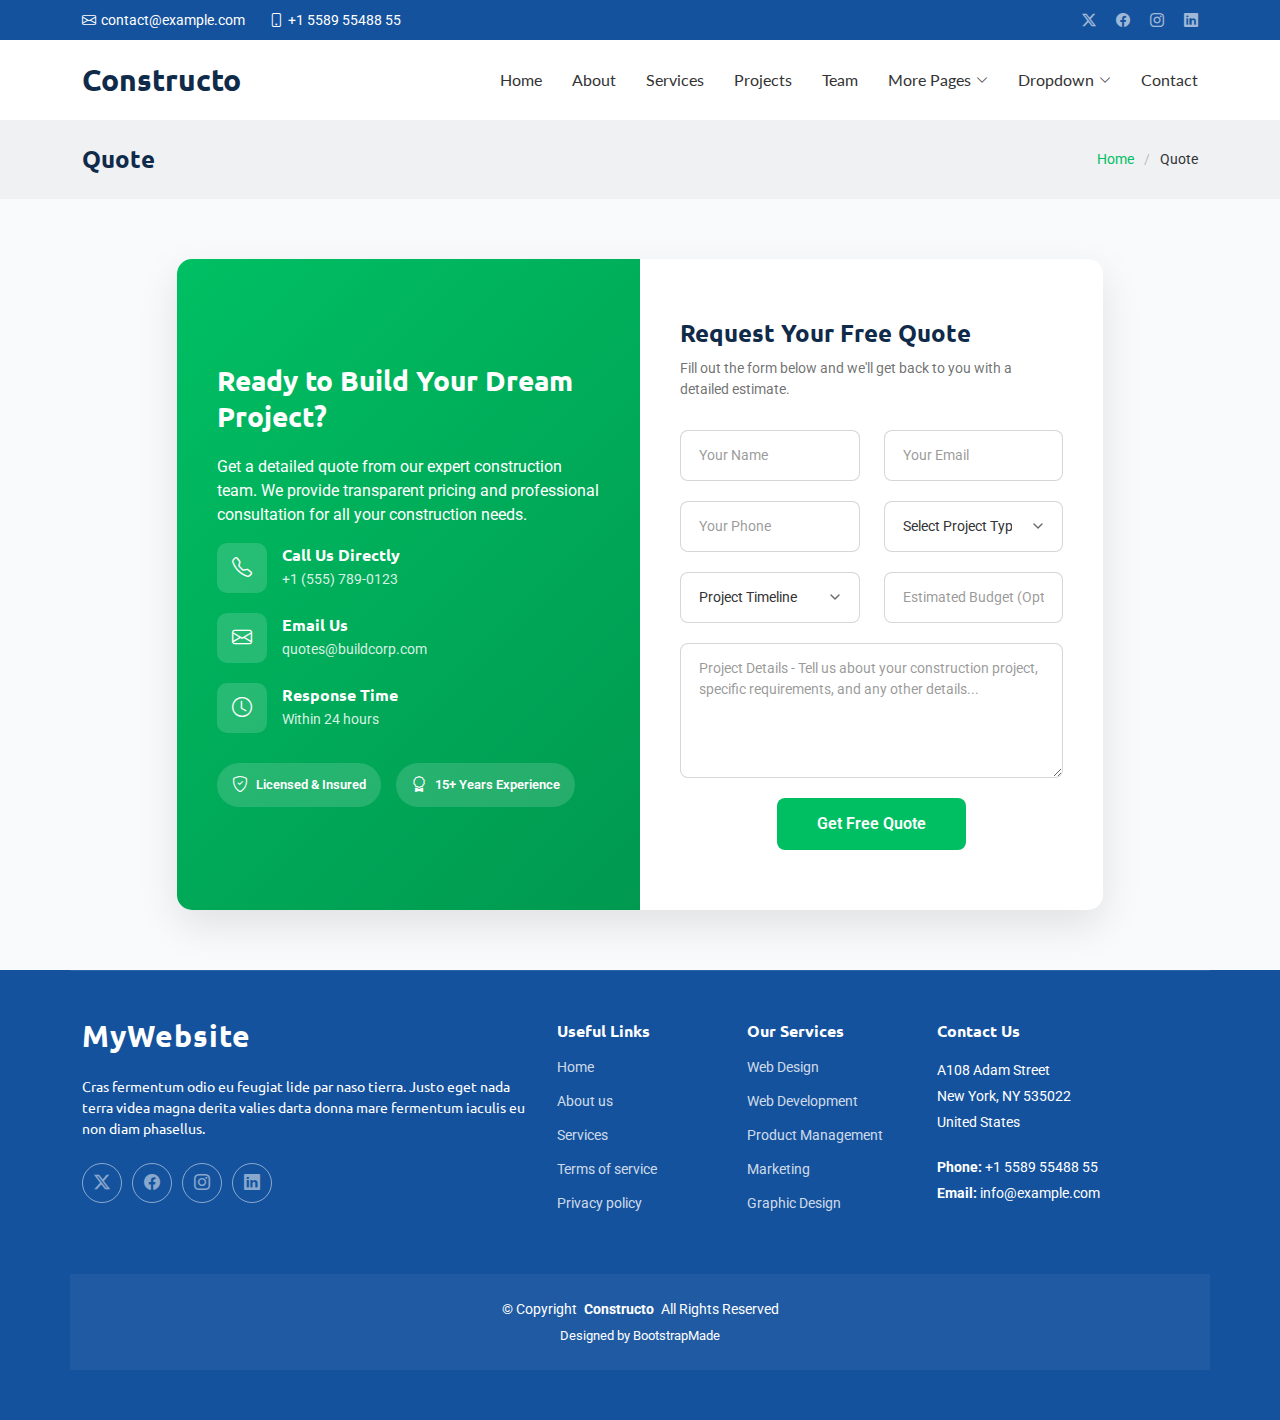
<file: quote.html>
<!DOCTYPE html>
<html lang="en">

<head>
  <meta charset="utf-8">
  <meta content="width=device-width, initial-scale=1.0" name="viewport">
  <title>Quote - Constructo Bootstrap Template</title>
  <meta name="description" content="">
  <meta name="keywords" content="">

  <!-- Favicons -->
  <link href="assets/img/favicon.png" rel="icon">
  <link href="assets/img/apple-touch-icon.png" rel="apple-touch-icon">

  <!-- Fonts -->
  <link href="https://fonts.googleapis.com" rel="preconnect">
  <link href="https://fonts.gstatic.com" rel="preconnect" crossorigin>
  <link href="https://fonts.googleapis.com/css2?family=Roboto:ital,wght@0,100;0,300;0,400;0,500;0,700;0,900;1,100;1,300;1,400;1,500;1,700;1,900&family=Lato:ital,wght@0,100;0,300;0,400;0,700;0,900;1,100;1,300;1,400;1,700;1,900&family=Ubuntu:ital,wght@0,300;0,400;0,500;0,700;1,300;1,400;1,500;1,700&display=swap" rel="stylesheet">

  <!-- Vendor CSS Files -->
  <link href="assets/vendor/bootstrap/css/bootstrap.min.css" rel="stylesheet">
  <link href="assets/vendor/bootstrap-icons/bootstrap-icons.css" rel="stylesheet">
  <link href="assets/vendor/aos/aos.css" rel="stylesheet">
  <link href="assets/vendor/swiper/swiper-bundle.min.css" rel="stylesheet">
  <link href="assets/vendor/glightbox/css/glightbox.min.css" rel="stylesheet">

  <!-- Main CSS File -->
  <link href="assets/css/main.css" rel="stylesheet">

  <!-- =======================================================
  * Template Name: Constructo
  * Template URL: https://bootstrapmade.com/constructo-bootstrap-construction-template/
  * Updated: Aug 30 2025 with Bootstrap v5.3.8
  * Author: BootstrapMade.com
  * License: https://bootstrapmade.com/license/
  ======================================================== -->
</head>

<body class="quote-page">

  <header id="header" class="header sticky-top">

    <div class="topbar d-flex align-items-center dark-background">
      <div class="container d-flex justify-content-center justify-content-md-between">
        <div class="contact-info d-flex align-items-center">
          <i class="bi bi-envelope d-flex align-items-center"><a href="mailto:contact@example.com">contact@example.com</a></i>
          <i class="bi bi-phone d-flex align-items-center ms-4"><span>+1 5589 55488 55</span></i>
        </div>
        <div class="social-links d-none d-md-flex align-items-center">
          <a href="#" class="twitter"><i class="bi bi-twitter-x"></i></a>
          <a href="#" class="facebook"><i class="bi bi-facebook"></i></a>
          <a href="#" class="instagram"><i class="bi bi-instagram"></i></a>
          <a href="#" class="linkedin"><i class="bi bi-linkedin"></i></a>
        </div>
      </div>
    </div><!-- End Top Bar -->

    <div class="branding d-flex align-items-cente">

      <div class="container position-relative d-flex align-items-center justify-content-between">
        <a href="index.html" class="logo d-flex align-items-center">
          <!-- Uncomment the line below if you also wish to use an image logo -->
          <!-- <img src="assets/img/logo.webp" alt=""> -->
          <h1 class="sitename">Constructo</h1>
        </a>

        <nav id="navmenu" class="navmenu">
          <ul>
            <li><a href="index.html">Home</a></li>
            <li><a href="about.html">About</a></li>
            <li><a href="services.html">Services</a></li>
            <li><a href="projects.html">Projects</a></li>
            <li><a href="team.html">Team</a></li>
            <li class="dropdown"><a href="#"><span>More Pages</span> <i class="bi bi-chevron-down toggle-dropdown"></i></a>
              <ul>
                <li><a href="service-details.html">Service Details</a></li>
                <li><a href="project-details.html">Project Details</a></li>
                <li><a href="quote.html" class="active">Quote Form</a></li>
                <li><a href="terms.html">Terms</a></li>
                <li><a href="privacy.html">Privacy</a></li>
                <li><a href="404.html">404</a></li>
              </ul>
            </li>
            <li class="dropdown"><a href="#"><span>Dropdown</span> <i class="bi bi-chevron-down toggle-dropdown"></i></a>
              <ul>
                <li><a href="#">Dropdown 1</a></li>
                <li class="dropdown"><a href="#"><span>Deep Dropdown</span> <i class="bi bi-chevron-down toggle-dropdown"></i></a>
                  <ul>
                    <li><a href="#">Deep Dropdown 1</a></li>
                    <li><a href="#">Deep Dropdown 2</a></li>
                    <li><a href="#">Deep Dropdown 3</a></li>
                    <li><a href="#">Deep Dropdown 4</a></li>
                    <li><a href="#">Deep Dropdown 5</a></li>
                  </ul>
                </li>
                <li><a href="#">Dropdown 2</a></li>
                <li><a href="#">Dropdown 3</a></li>
                <li><a href="#">Dropdown 4</a></li>
              </ul>
            </li>
            <li><a href="contact.html">Contact</a></li>
          </ul>
          <i class="mobile-nav-toggle d-xl-none bi bi-list"></i>
        </nav>

      </div>

    </div>

  </header>

  <main class="main">

    <!-- Page Title -->
    <div class="page-title light-background">
      <div class="container d-lg-flex justify-content-between align-items-center">
        <h1 class="mb-2 mb-lg-0">Quote</h1>
        <nav class="breadcrumbs">
          <ol>
            <li><a href="index.html">Home</a></li>
            <li class="current">Quote</li>
          </ol>
        </nav>
      </div>
    </div><!-- End Page Title -->

    <!-- Quote Section -->
    <section id="quote" class="quote section">

      <div class="container" data-aos="fade-up" data-aos-delay="100">

        <div class="row justify-content-center">
          <div class="col-lg-10">
            <div class="quote-form-container">
              <div class="row g-0">
                <div class="col-lg-6">
                  <div class="quote-info">
                    <div class="quote-content">
                      <h3>Ready to Build Your Dream Project?</h3>
                      <p>Get a detailed quote from our expert construction team. We provide transparent pricing and professional consultation for all your construction needs.</p>

                      <div class="contact-items">
                        <div class="contact-item" data-aos="fade-right" data-aos-delay="200">
                          <div class="contact-icon">
                            <i class="bi bi-telephone"></i>
                          </div>
                          <div class="contact-details">
                            <h4>Call Us Directly</h4>
                            <p>+1 (555) 789-0123</p>
                          </div>
                        </div>

                        <div class="contact-item" data-aos="fade-right" data-aos-delay="250">
                          <div class="contact-icon">
                            <i class="bi bi-envelope"></i>
                          </div>
                          <div class="contact-details">
                            <h4>Email Us</h4>
                            <p>quotes@buildcorp.com</p>
                          </div>
                        </div>

                        <div class="contact-item" data-aos="fade-right" data-aos-delay="300">
                          <div class="contact-icon">
                            <i class="bi bi-clock"></i>
                          </div>
                          <div class="contact-details">
                            <h4>Response Time</h4>
                            <p>Within 24 hours</p>
                          </div>
                        </div>
                      </div>

                      <div class="trust-badges" data-aos="fade-right" data-aos-delay="350">
                        <div class="trust-badge">
                          <i class="bi bi-shield-check"></i>
                          <span>Licensed &amp; Insured</span>
                        </div>
                        <div class="trust-badge">
                          <i class="bi bi-award"></i>
                          <span>15+ Years Experience</span>
                        </div>
                      </div>
                    </div>
                  </div>
                </div>

                <div class="col-lg-6">
                  <div class="quote-form-wrapper">
                    <form action="forms/quote.php" method="post" class="php-email-form" data-aos="fade-left" data-aos-delay="200">
                      <div class="form-header">
                        <h4>Request Your Free Quote</h4>
                        <p>Fill out the form below and we'll get back to you with a detailed estimate.</p>
                      </div>

                      <div class="row">
                        <div class="col-md-6">
                          <div class="form-group">
                            <input type="text" name="name" class="form-control" id="name" placeholder="Your Name" required="">
                          </div>
                        </div>
                        <div class="col-md-6">
                          <div class="form-group">
                            <input type="email" name="email" class="form-control" id="email" placeholder="Your Email" required="">
                          </div>
                        </div>
                      </div>

                      <div class="row">
                        <div class="col-md-6">
                          <div class="form-group">
                            <input type="tel" name="phone" class="form-control" id="phone" placeholder="Your Phone" required="">
                          </div>
                        </div>
                        <div class="col-md-6">
                          <div class="form-group">
                            <select name="type" class="form-control" required="">
                              <option value="">Select Project Type</option>
                              <option value="residential">Residential Construction</option>
                              <option value="commercial">Commercial Building</option>
                              <option value="renovation">Renovation &amp; Remodeling</option>
                              <option value="extension">Home Extension</option>
                              <option value="infrastructure">Infrastructure</option>
                              <option value="other">Other</option>
                            </select>
                          </div>
                        </div>
                      </div>

                      <div class="row">
                        <div class="col-md-6">
                          <div class="form-group">
                            <select name="timeline" class="form-control" required="">
                              <option value="">Project Timeline</option>
                              <option value="asap">ASAP</option>
                              <option value="1-3months">1-3 Months</option>
                              <option value="3-6months">3-6 Months</option>
                              <option value="6-12months">6-12 Months</option>
                              <option value="planning">Still Planning</option>
                            </select>
                          </div>
                        </div>
                        <div class="col-md-6">
                          <div class="form-group">
                            <input type="text" name="budget" class="form-control" id="budget" placeholder="Estimated Budget (Optional)">
                          </div>
                        </div>
                      </div>

                      <div class="form-group">
                        <textarea class="form-control" name="message" rows="5" placeholder="Project Details - Tell us about your construction project, specific requirements, and any other details..." required=""></textarea>
                      </div>

                      <div class="loading">Loading</div>
                      <div class="error-message"></div>
                      <div class="sent-message">Your quote request has been sent successfully. We'll contact you within 24 hours!</div>

                      <div class="text-center">
                        <button type="submit">Get Free Quote</button>
                      </div>
                    </form>
                  </div>
                </div>
              </div>
            </div>
          </div>
        </div>

      </div>

    </section><!-- /Quote Section -->

  </main>

  <footer id="footer" class="footer dark-background">

    <div class="container footer-top">
      <div class="row gy-4">
        <div class="col-lg-5 col-md-12 footer-about">
          <a href="index.html" class="logo d-flex align-items-center">
            <span class="sitename">MyWebsite</span>
          </a>
          <p>Cras fermentum odio eu feugiat lide par naso tierra. Justo eget nada terra videa magna derita valies darta donna mare fermentum iaculis eu non diam phasellus.</p>
          <div class="social-links d-flex mt-4">
            <a href=""><i class="bi bi-twitter-x"></i></a>
            <a href=""><i class="bi bi-facebook"></i></a>
            <a href=""><i class="bi bi-instagram"></i></a>
            <a href=""><i class="bi bi-linkedin"></i></a>
          </div>
        </div>

        <div class="col-lg-2 col-6 footer-links">
          <h4>Useful Links</h4>
          <ul>
            <li><a href="#">Home</a></li>
            <li><a href="#">About us</a></li>
            <li><a href="#">Services</a></li>
            <li><a href="#">Terms of service</a></li>
            <li><a href="#">Privacy policy</a></li>
          </ul>
        </div>

        <div class="col-lg-2 col-6 footer-links">
          <h4>Our Services</h4>
          <ul>
            <li><a href="#">Web Design</a></li>
            <li><a href="#">Web Development</a></li>
            <li><a href="#">Product Management</a></li>
            <li><a href="#">Marketing</a></li>
            <li><a href="#">Graphic Design</a></li>
          </ul>
        </div>

        <div class="col-lg-3 col-md-12 footer-contact text-center text-md-start">
          <h4>Contact Us</h4>
          <p>A108 Adam Street</p>
          <p>New York, NY 535022</p>
          <p>United States</p>
          <p class="mt-4"><strong>Phone:</strong> <span>+1 5589 55488 55</span></p>
          <p><strong>Email:</strong> <span>info@example.com</span></p>
        </div>

      </div>
    </div>

    <div class="container copyright text-center mt-4">
      <p>© <span>Copyright</span> <strong class="px-1 sitename">Constructo</strong> <span>All Rights Reserved</span></p>
      <div class="credits">
        <!-- All the links in the footer should remain intact. -->
        <!-- You can delete the links only if you've purchased the pro version. -->
        <!-- Licensing information: https://bootstrapmade.com/license/ -->
        <!-- Purchase the pro version with working PHP/AJAX contact form: [buy-url] -->
        Designed by <a href="https://bootstrapmade.com/">BootstrapMade</a>
      </div>
    </div>

  </footer>

  <!-- Scroll Top -->
  <a href="#" id="scroll-top" class="scroll-top d-flex align-items-center justify-content-center"><i class="bi bi-arrow-up-short"></i></a>

  <!-- Preloader -->
  <div id="preloader"></div>

  <!-- Vendor JS Files -->
  <script src="assets/vendor/bootstrap/js/bootstrap.bundle.min.js"></script>
  <script src="assets/vendor/php-email-form/validate.js"></script>
  <script src="assets/vendor/aos/aos.js"></script>
  <script src="assets/vendor/swiper/swiper-bundle.min.js"></script>
  <script src="assets/vendor/glightbox/js/glightbox.min.js"></script>

  <!-- Main JS File -->
  <script src="assets/js/main.js"></script>

</body>

</html>
</file>
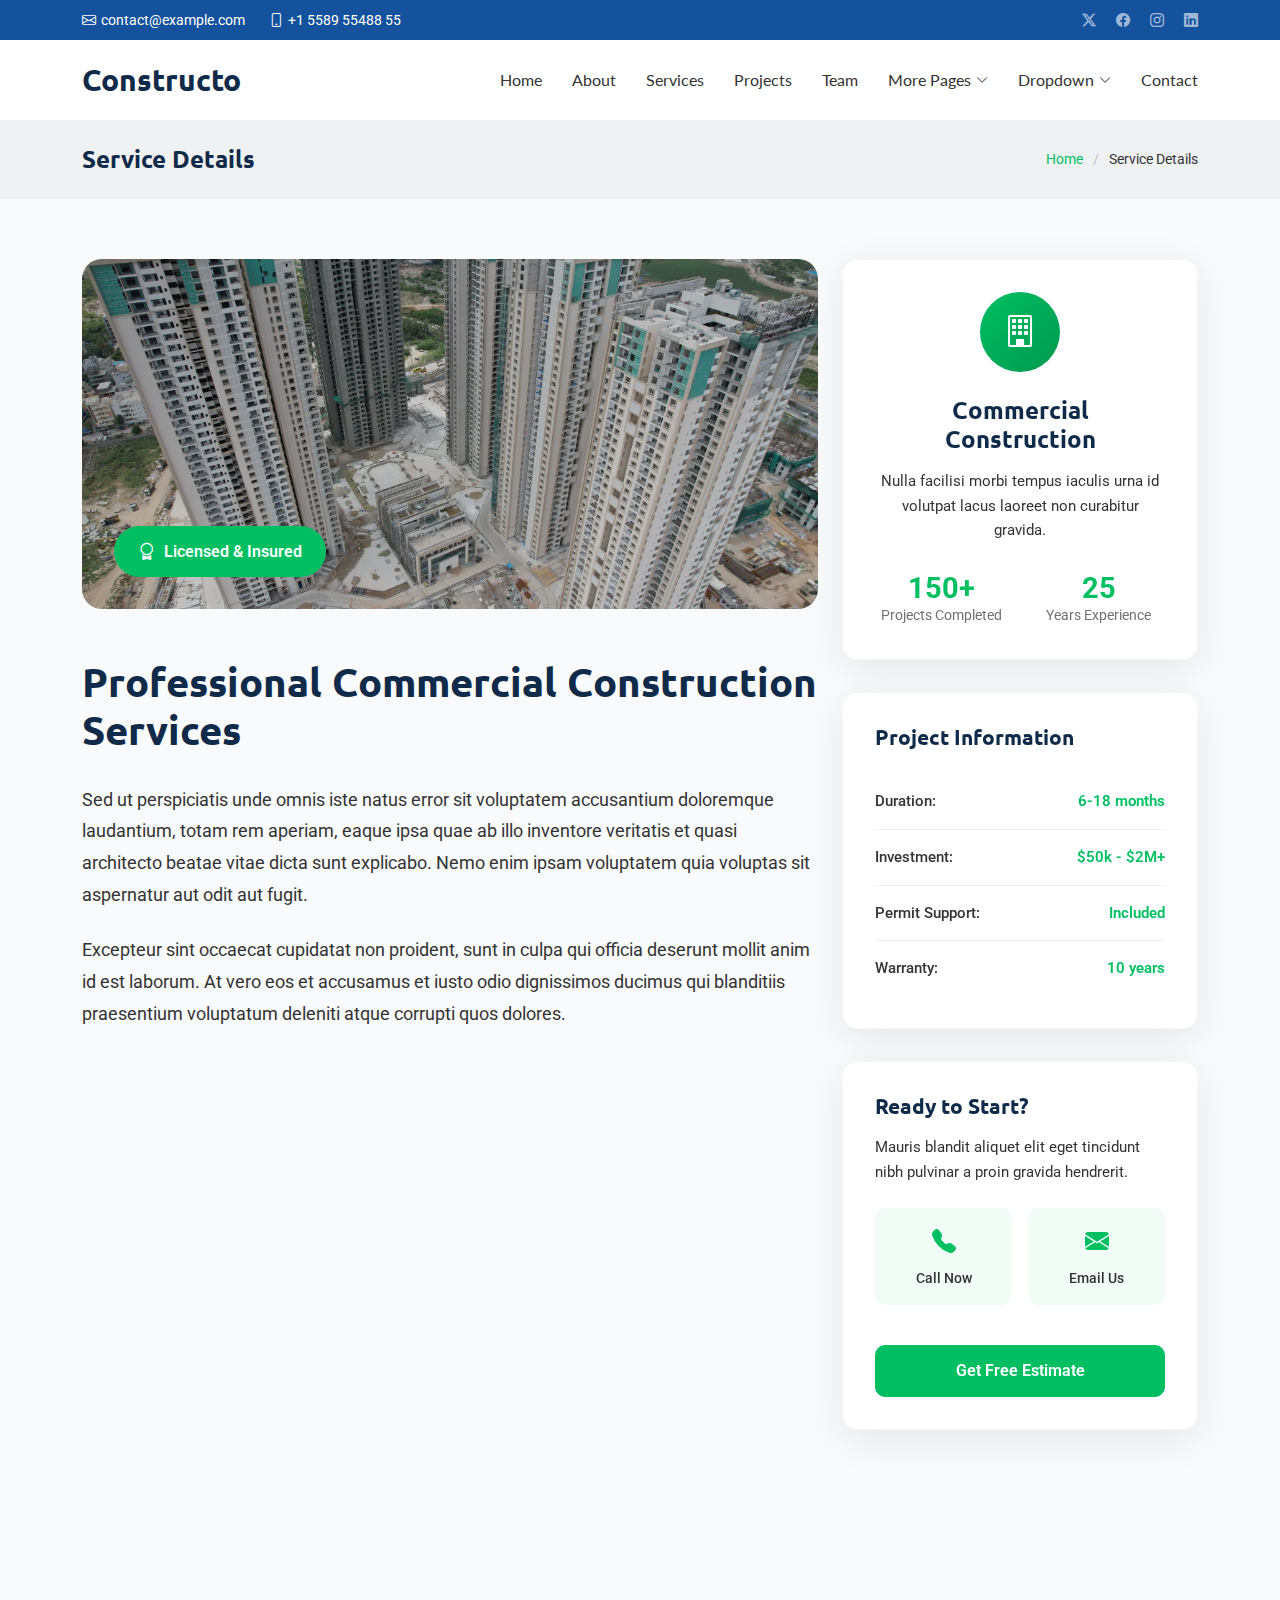
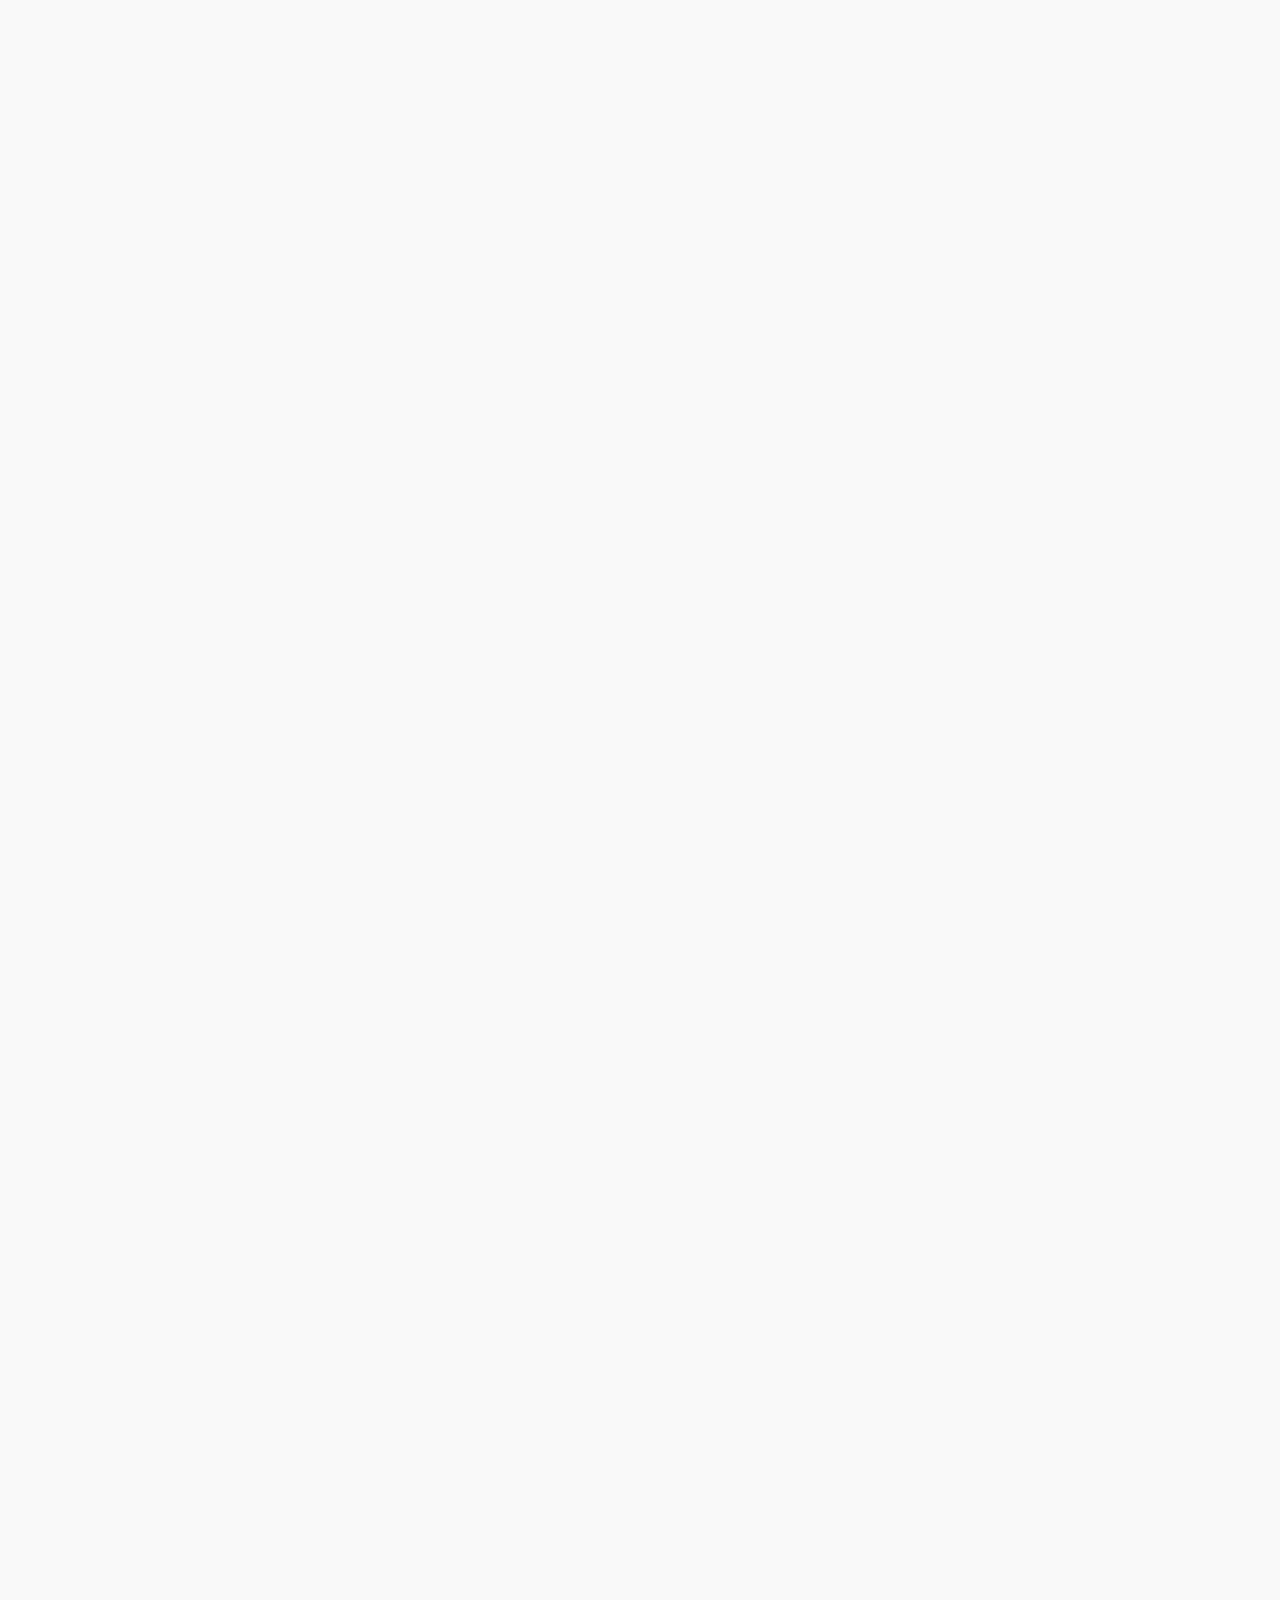
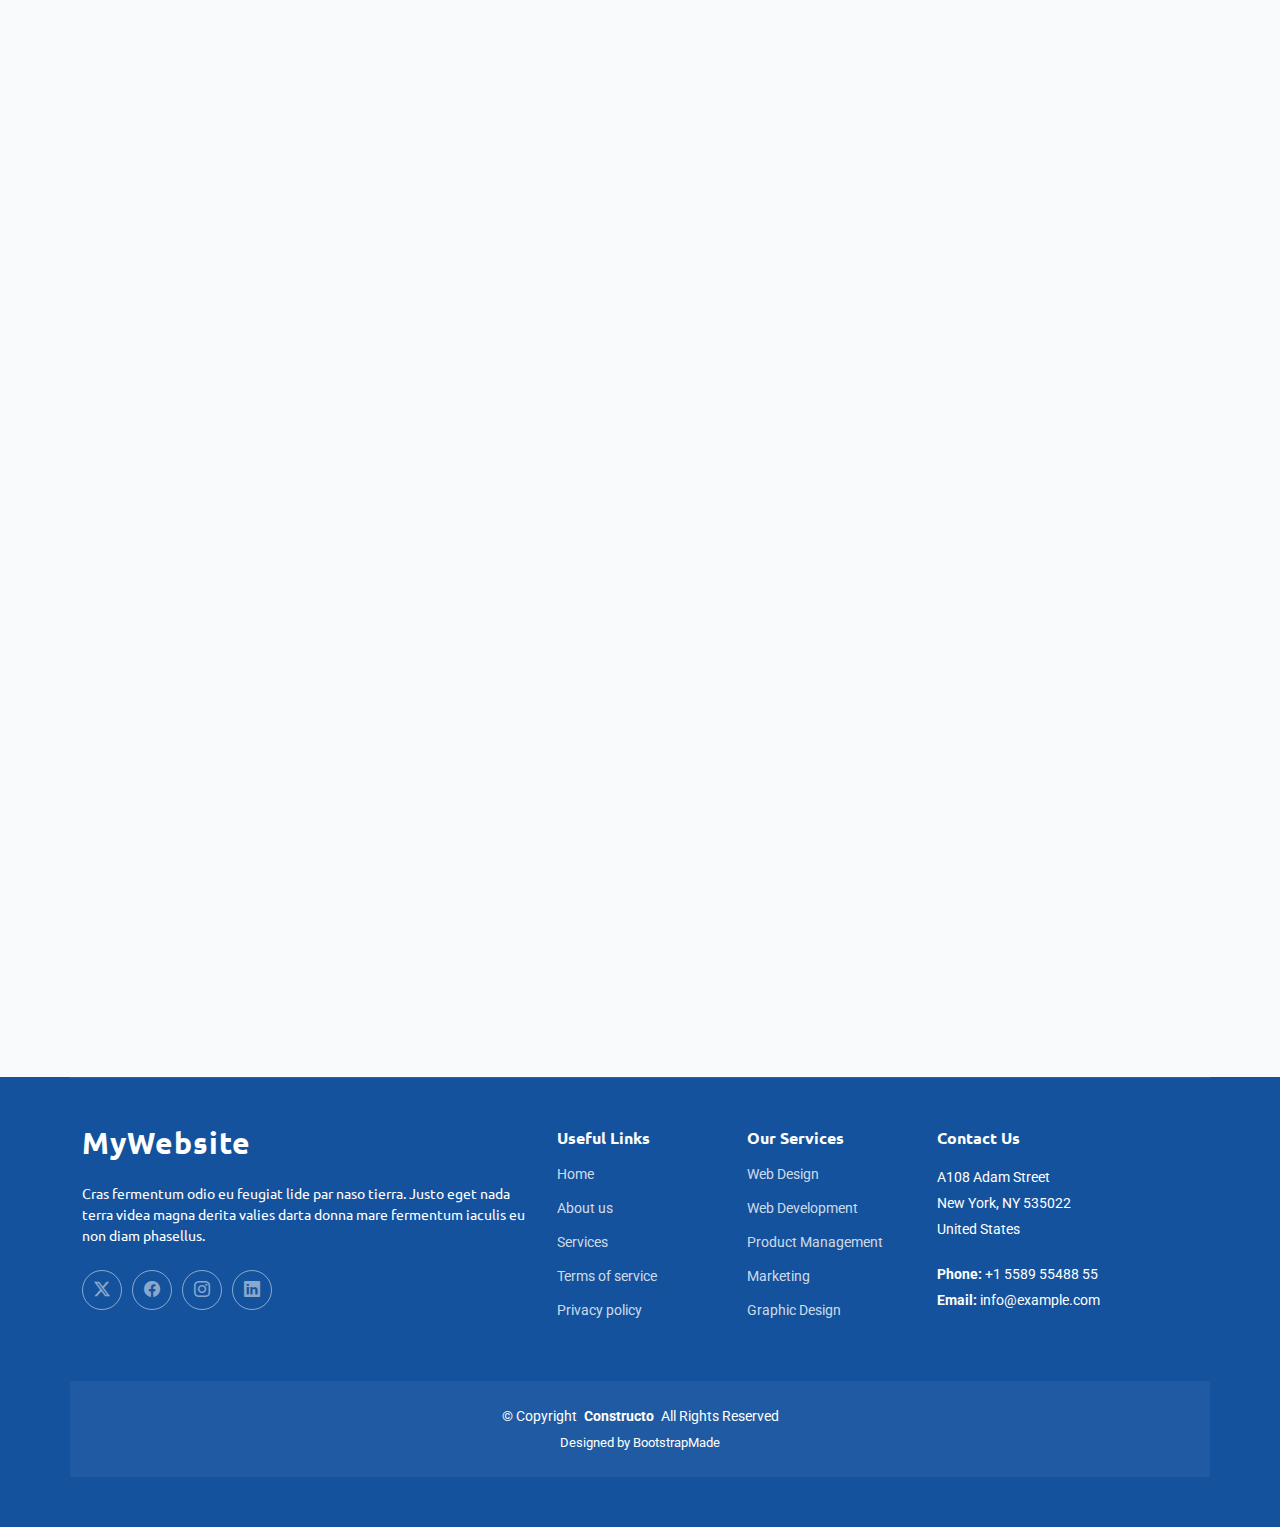
<file: service-details.html>
<!DOCTYPE html>
<html lang="en">

<head>
  <meta charset="utf-8">
  <meta content="width=device-width, initial-scale=1.0" name="viewport">
  <title>Service Details - Constructo Bootstrap Template</title>
  <meta name="description" content="">
  <meta name="keywords" content="">

  <!-- Favicons -->
  <link href="assets/img/favicon.png" rel="icon">
  <link href="assets/img/apple-touch-icon.png" rel="apple-touch-icon">

  <!-- Fonts -->
  <link href="https://fonts.googleapis.com" rel="preconnect">
  <link href="https://fonts.gstatic.com" rel="preconnect" crossorigin>
  <link href="https://fonts.googleapis.com/css2?family=Roboto:ital,wght@0,100;0,300;0,400;0,500;0,700;0,900;1,100;1,300;1,400;1,500;1,700;1,900&family=Lato:ital,wght@0,100;0,300;0,400;0,700;0,900;1,100;1,300;1,400;1,700;1,900&family=Ubuntu:ital,wght@0,300;0,400;0,500;0,700;1,300;1,400;1,500;1,700&display=swap" rel="stylesheet">

  <!-- Vendor CSS Files -->
  <link href="assets/vendor/bootstrap/css/bootstrap.min.css" rel="stylesheet">
  <link href="assets/vendor/bootstrap-icons/bootstrap-icons.css" rel="stylesheet">
  <link href="assets/vendor/aos/aos.css" rel="stylesheet">
  <link href="assets/vendor/swiper/swiper-bundle.min.css" rel="stylesheet">
  <link href="assets/vendor/glightbox/css/glightbox.min.css" rel="stylesheet">

  <!-- Main CSS File -->
  <link href="assets/css/main.css" rel="stylesheet">

  <!-- =======================================================
  * Template Name: Constructo
  * Template URL: https://bootstrapmade.com/constructo-bootstrap-construction-template/
  * Updated: Aug 30 2025 with Bootstrap v5.3.8
  * Author: BootstrapMade.com
  * License: https://bootstrapmade.com/license/
  ======================================================== -->
</head>

<body class="service-details-page">

  <header id="header" class="header sticky-top">

    <div class="topbar d-flex align-items-center dark-background">
      <div class="container d-flex justify-content-center justify-content-md-between">
        <div class="contact-info d-flex align-items-center">
          <i class="bi bi-envelope d-flex align-items-center"><a href="mailto:contact@example.com">contact@example.com</a></i>
          <i class="bi bi-phone d-flex align-items-center ms-4"><span>+1 5589 55488 55</span></i>
        </div>
        <div class="social-links d-none d-md-flex align-items-center">
          <a href="#" class="twitter"><i class="bi bi-twitter-x"></i></a>
          <a href="#" class="facebook"><i class="bi bi-facebook"></i></a>
          <a href="#" class="instagram"><i class="bi bi-instagram"></i></a>
          <a href="#" class="linkedin"><i class="bi bi-linkedin"></i></a>
        </div>
      </div>
    </div><!-- End Top Bar -->

    <div class="branding d-flex align-items-cente">

      <div class="container position-relative d-flex align-items-center justify-content-between">
        <a href="index.html" class="logo d-flex align-items-center">
          <!-- Uncomment the line below if you also wish to use an image logo -->
          <!-- <img src="assets/img/logo.webp" alt=""> -->
          <h1 class="sitename">Constructo</h1>
        </a>

        <nav id="navmenu" class="navmenu">
          <ul>
            <li><a href="index.html">Home</a></li>
            <li><a href="about.html">About</a></li>
            <li><a href="services.html">Services</a></li>
            <li><a href="projects.html">Projects</a></li>
            <li><a href="team.html">Team</a></li>
            <li class="dropdown"><a href="#"><span>More Pages</span> <i class="bi bi-chevron-down toggle-dropdown"></i></a>
              <ul>
                <li><a href="service-details.html" class="active">Service Details</a></li>
                <li><a href="project-details.html">Project Details</a></li>
                <li><a href="quote.html">Quote Form</a></li>
                <li><a href="terms.html">Terms</a></li>
                <li><a href="privacy.html">Privacy</a></li>
                <li><a href="404.html">404</a></li>
              </ul>
            </li>
            <li class="dropdown"><a href="#"><span>Dropdown</span> <i class="bi bi-chevron-down toggle-dropdown"></i></a>
              <ul>
                <li><a href="#">Dropdown 1</a></li>
                <li class="dropdown"><a href="#"><span>Deep Dropdown</span> <i class="bi bi-chevron-down toggle-dropdown"></i></a>
                  <ul>
                    <li><a href="#">Deep Dropdown 1</a></li>
                    <li><a href="#">Deep Dropdown 2</a></li>
                    <li><a href="#">Deep Dropdown 3</a></li>
                    <li><a href="#">Deep Dropdown 4</a></li>
                    <li><a href="#">Deep Dropdown 5</a></li>
                  </ul>
                </li>
                <li><a href="#">Dropdown 2</a></li>
                <li><a href="#">Dropdown 3</a></li>
                <li><a href="#">Dropdown 4</a></li>
              </ul>
            </li>
            <li><a href="contact.html">Contact</a></li>
          </ul>
          <i class="mobile-nav-toggle d-xl-none bi bi-list"></i>
        </nav>

      </div>

    </div>

  </header>

  <main class="main">

    <!-- Page Title -->
    <div class="page-title light-background">
      <div class="container d-lg-flex justify-content-between align-items-center">
        <h1 class="mb-2 mb-lg-0">Service Details</h1>
        <nav class="breadcrumbs">
          <ol>
            <li><a href="index.html">Home</a></li>
            <li class="current">Service Details</li>
          </ol>
        </nav>
      </div>
    </div><!-- End Page Title -->

    <!-- Service Details Section -->
    <section id="service-details" class="service-details section">

      <div class="container" data-aos="fade-up" data-aos-delay="100">

        <div class="row">
          <div class="col-lg-4 order-lg-2">
            <div class="service-sidebar" data-aos="fade-left" data-aos-delay="200">

              <div class="service-overview-card">
                <div class="service-icon">
                  <i class="bi bi-building"></i>
                </div>
                <h3>Commercial Construction</h3>
                <p>Nulla facilisi morbi tempus iaculis urna id volutpat lacus laoreet non curabitur gravida.</p>
                <div class="service-stats">
                  <div class="stat-item">
                    <span class="stat-number">150+</span>
                    <span class="stat-label">Projects Completed</span>
                  </div>
                  <div class="stat-item">
                    <span class="stat-number">25</span>
                    <span class="stat-label">Years Experience</span>
                  </div>
                </div>
              </div>

              <div class="quick-info-card">
                <h4>Project Information</h4>
                <div class="info-grid">
                  <div class="info-row">
                    <span class="label">Duration:</span>
                    <span class="value">6-18 months</span>
                  </div>
                  <div class="info-row">
                    <span class="label">Investment:</span>
                    <span class="value">$50k - $2M+</span>
                  </div>
                  <div class="info-row">
                    <span class="label">Permit Support:</span>
                    <span class="value">Included</span>
                  </div>
                  <div class="info-row">
                    <span class="label">Warranty:</span>
                    <span class="value">10 years</span>
                  </div>
                </div>
              </div>

              <div class="contact-action-card">
                <h4>Ready to Start?</h4>
                <p class="contact-text">Mauris blandit aliquet elit eget tincidunt nibh pulvinar a proin gravida hendrerit.</p>
                <div class="contact-methods">
                  <a href="tel:+15551234567" class="contact-btn">
                    <i class="bi bi-telephone-fill"></i>
                    <span>Call Now</span>
                  </a>
                  <a href="mailto:projects@example.com" class="contact-btn">
                    <i class="bi bi-envelope-fill"></i>
                    <span>Email Us</span>
                  </a>
                </div>
                <a href="quote.html" class="btn btn-primary w-100 mt-3">Get Free Estimate</a>
              </div>

            </div><!-- End Service Sidebar -->
          </div>

          <div class="col-lg-8 order-lg-1">
            <div class="service-main-content">

              <div class="hero-section" data-aos="zoom-in" data-aos-delay="150">
                <img src="assets/img/construction/project-5.webp" alt="Commercial Construction Services" class="img-fluid">
                <div class="hero-overlay">
                  <div class="hero-badge">
                    <i class="bi bi-award"></i>
                    <span>Licensed &amp; Insured</span>
                  </div>
                </div>
              </div>

              <div class="content-section" data-aos="fade-up" data-aos-delay="200">
                <h1>Professional Commercial Construction Services</h1>
                <div class="content-intro">
                  <p>Sed ut perspiciatis unde omnis iste natus error sit voluptatem accusantium doloremque laudantium, totam rem aperiam, eaque ipsa quae ab illo inventore veritatis et quasi architecto beatae vitae dicta sunt explicabo. Nemo enim ipsam voluptatem quia voluptas sit aspernatur aut odit aut fugit.</p>
                  <p>Excepteur sint occaecat cupidatat non proident, sunt in culpa qui officia deserunt mollit anim id est laborum. At vero eos et accusamus et iusto odio dignissimos ducimus qui blanditiis praesentium voluptatum deleniti atque corrupti quos dolores.</p>
                </div>
              </div>

              <div class="capabilities-grid" data-aos="fade-up" data-aos-delay="250">
                <h2>Our Capabilities</h2>
                <div class="row g-4">
                  <div class="col-md-6">
                    <div class="capability-card">
                      <div class="capability-icon">
                        <i class="bi bi-building-gear"></i>
                      </div>
                      <h4>New Construction</h4>
                      <p>Lorem ipsum dolor sit amet consectetur adipiscing elit sed do eiusmod tempor incididunt.</p>
                    </div>
                  </div>
                  <div class="col-md-6">
                    <div class="capability-card">
                      <div class="capability-icon">
                        <i class="bi bi-tools"></i>
                      </div>
                      <h4>Renovations</h4>
                      <p>Ut enim ad minim veniam quis nostrud exercitation ullamco laboris nisi ut aliquip ex ea.</p>
                    </div>
                  </div>
                  <div class="col-md-6">
                    <div class="capability-card">
                      <div class="capability-icon">
                        <i class="bi bi-clipboard-check"></i>
                      </div>
                      <h4>Project Management</h4>
                      <p>Duis aute irure dolor in reprehenderit in voluptate velit esse cillum dolore eu fugiat.</p>
                    </div>
                  </div>
                  <div class="col-md-6">
                    <div class="capability-card">
                      <div class="capability-icon">
                        <i class="bi bi-shield-check"></i>
                      </div>
                      <h4>Quality Assurance</h4>
                      <p>Excepteur sint occaecat cupidatat non proident sunt in culpa qui officia deserunt mollit.</p>
                    </div>
                  </div>
                </div>
              </div>

              <div class="methodology-section" data-aos="fade-up" data-aos-delay="300">
                <h2>Our Methodology</h2>
                <div class="methodology-timeline">
                  <div class="timeline-item">
                    <div class="timeline-marker">
                      <span class="phase-number">1</span>
                    </div>
                    <div class="timeline-content">
                      <h4>Planning &amp; Design</h4>
                      <p>Nemo enim ipsam voluptatem quia voluptas sit aspernatur aut odit aut fugit, sed quia consequuntur magni dolores eos qui ratione voluptatem sequi nesciunt.</p>
                      <ul class="phase-features">
                        <li>Site analysis and assessment</li>
                        <li>Architectural drawings</li>
                        <li>Permit acquisition</li>
                      </ul>
                    </div>
                  </div>

                  <div class="timeline-item">
                    <div class="timeline-marker">
                      <span class="phase-number">2</span>
                    </div>
                    <div class="timeline-content">
                      <h4>Foundation &amp; Structure</h4>
                      <p>At vero eos et accusamus et iusto odio dignissimos ducimus qui blanditiis praesentium voluptatum deleniti atque corrupti quos dolores et quas molestias.</p>
                      <ul class="phase-features">
                        <li>Site preparation and excavation</li>
                        <li>Foundation construction</li>
                        <li>Structural framework</li>
                      </ul>
                    </div>
                  </div>

                  <div class="timeline-item">
                    <div class="timeline-marker">
                      <span class="phase-number">3</span>
                    </div>
                    <div class="timeline-content">
                      <h4>Construction &amp; Installation</h4>
                      <p>Et harum quidem rerum facilis est et expedita distinctio nam libero tempore cum soluta nobis est eligendi optio cumque nihil impedit quo minus.</p>
                      <ul class="phase-features">
                        <li>Mechanical and electrical systems</li>
                        <li>Interior and exterior finishing</li>
                        <li>Quality control inspections</li>
                      </ul>
                    </div>
                  </div>

                  <div class="timeline-item">
                    <div class="timeline-marker">
                      <span class="phase-number">4</span>
                    </div>
                    <div class="timeline-content">
                      <h4>Completion &amp; Handover</h4>
                      <p>Temporibus autem quibusdam et aut officiis debitis aut rerum necessitatibus saepe eveniet ut et voluptates repudiandae sint et molestiae non recusandae.</p>
                      <ul class="phase-features">
                        <li>Final inspections and testing</li>
                        <li>Documentation and warranties</li>
                        <li>Project handover and training</li>
                      </ul>
                    </div>
                  </div>
                </div>
              </div>

            </div><!-- End Service Main Content -->
          </div>
        </div>

        <div class="portfolio-showcase mt-5" data-aos="fade-up" data-aos-delay="350">
          <div class="showcase-header text-center">
            <h2>Recent Commercial Projects</h2>
            <p>Explore our portfolio of successfully completed commercial construction projects</p>
          </div>
          <div class="row g-4 mt-3">
            <div class="col-lg-6">
              <div class="project-showcase-item">
                <div class="project-image">
                  <img src="assets/img/construction/project-6.webp" alt="Office Building Construction" class="img-fluid">
                  <div class="project-overlay">
                    <div class="project-info">
                      <h4>Downtown Office Complex</h4>
                      <p>12-story commercial building with modern amenities</p>
                      <a href="assets/img/construction/project-6.webp" class="view-btn glightbox">
                        <i class="bi bi-eye"></i>
                      </a>
                    </div>
                  </div>
                </div>
              </div>
            </div>
            <div class="col-lg-6">
              <div class="row g-4">
                <div class="col-12">
                  <div class="project-showcase-item">
                    <div class="project-image">
                      <img src="assets/img/construction/project-7.webp" alt="Retail Space Construction" class="img-fluid">
                      <div class="project-overlay">
                        <div class="project-info">
                          <h4>Shopping Center Renovation</h4>
                          <p>Complete modernization of existing retail space</p>
                          <a href="assets/img/construction/project-7.webp" class="view-btn glightbox">
                            <i class="bi bi-eye"></i>
                          </a>
                        </div>
                      </div>
                    </div>
                  </div>
                </div>
                <div class="col-12">
                  <div class="project-showcase-item">
                    <div class="project-image">
                      <img src="assets/img/construction/project-8.webp" alt="Warehouse Construction" class="img-fluid">
                      <div class="project-overlay">
                        <div class="project-info">
                          <h4>Industrial Warehouse</h4>
                          <p>50,000 sq ft distribution facility</p>
                          <a href="assets/img/construction/project-8.webp" class="view-btn glightbox">
                            <i class="bi bi-eye"></i>
                          </a>
                        </div>
                      </div>
                    </div>
                  </div>
                </div>
              </div>
            </div>
          </div>
        </div><!-- End Portfolio Showcase -->

      </div>

    </section><!-- /Service Details Section -->

  </main>

  <footer id="footer" class="footer dark-background">

    <div class="container footer-top">
      <div class="row gy-4">
        <div class="col-lg-5 col-md-12 footer-about">
          <a href="index.html" class="logo d-flex align-items-center">
            <span class="sitename">MyWebsite</span>
          </a>
          <p>Cras fermentum odio eu feugiat lide par naso tierra. Justo eget nada terra videa magna derita valies darta donna mare fermentum iaculis eu non diam phasellus.</p>
          <div class="social-links d-flex mt-4">
            <a href=""><i class="bi bi-twitter-x"></i></a>
            <a href=""><i class="bi bi-facebook"></i></a>
            <a href=""><i class="bi bi-instagram"></i></a>
            <a href=""><i class="bi bi-linkedin"></i></a>
          </div>
        </div>

        <div class="col-lg-2 col-6 footer-links">
          <h4>Useful Links</h4>
          <ul>
            <li><a href="#">Home</a></li>
            <li><a href="#">About us</a></li>
            <li><a href="#">Services</a></li>
            <li><a href="#">Terms of service</a></li>
            <li><a href="#">Privacy policy</a></li>
          </ul>
        </div>

        <div class="col-lg-2 col-6 footer-links">
          <h4>Our Services</h4>
          <ul>
            <li><a href="#">Web Design</a></li>
            <li><a href="#">Web Development</a></li>
            <li><a href="#">Product Management</a></li>
            <li><a href="#">Marketing</a></li>
            <li><a href="#">Graphic Design</a></li>
          </ul>
        </div>

        <div class="col-lg-3 col-md-12 footer-contact text-center text-md-start">
          <h4>Contact Us</h4>
          <p>A108 Adam Street</p>
          <p>New York, NY 535022</p>
          <p>United States</p>
          <p class="mt-4"><strong>Phone:</strong> <span>+1 5589 55488 55</span></p>
          <p><strong>Email:</strong> <span>info@example.com</span></p>
        </div>

      </div>
    </div>

    <div class="container copyright text-center mt-4">
      <p>© <span>Copyright</span> <strong class="px-1 sitename">Constructo</strong> <span>All Rights Reserved</span></p>
      <div class="credits">
        <!-- All the links in the footer should remain intact. -->
        <!-- You can delete the links only if you've purchased the pro version. -->
        <!-- Licensing information: https://bootstrapmade.com/license/ -->
        <!-- Purchase the pro version with working PHP/AJAX contact form: [buy-url] -->
        Designed by <a href="https://bootstrapmade.com/">BootstrapMade</a>
      </div>
    </div>

  </footer>

  <!-- Scroll Top -->
  <a href="#" id="scroll-top" class="scroll-top d-flex align-items-center justify-content-center"><i class="bi bi-arrow-up-short"></i></a>

  <!-- Preloader -->
  <div id="preloader"></div>

  <!-- Vendor JS Files -->
  <script src="assets/vendor/bootstrap/js/bootstrap.bundle.min.js"></script>
  <script src="assets/vendor/php-email-form/validate.js"></script>
  <script src="assets/vendor/aos/aos.js"></script>
  <script src="assets/vendor/swiper/swiper-bundle.min.js"></script>
  <script src="assets/vendor/glightbox/js/glightbox.min.js"></script>

  <!-- Main JS File -->
  <script src="assets/js/main.js"></script>

</body>

</html>
</file>
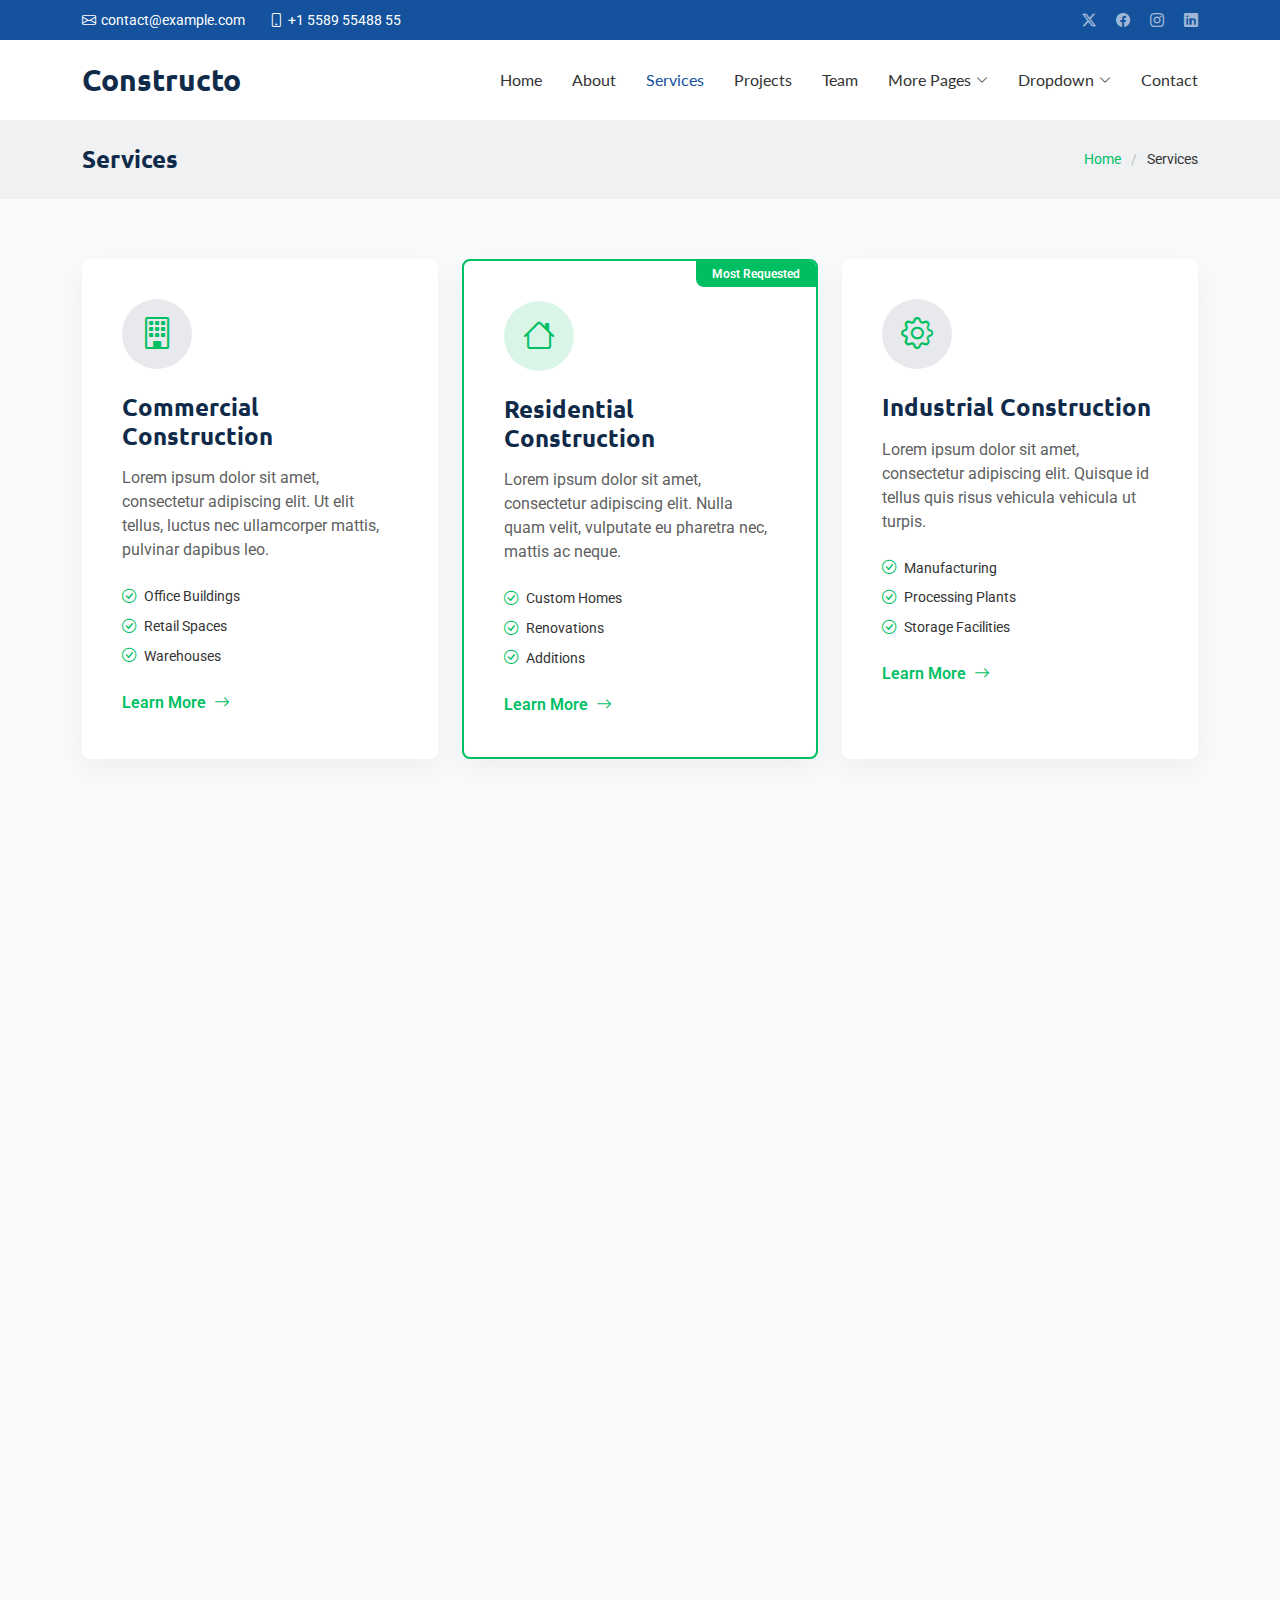
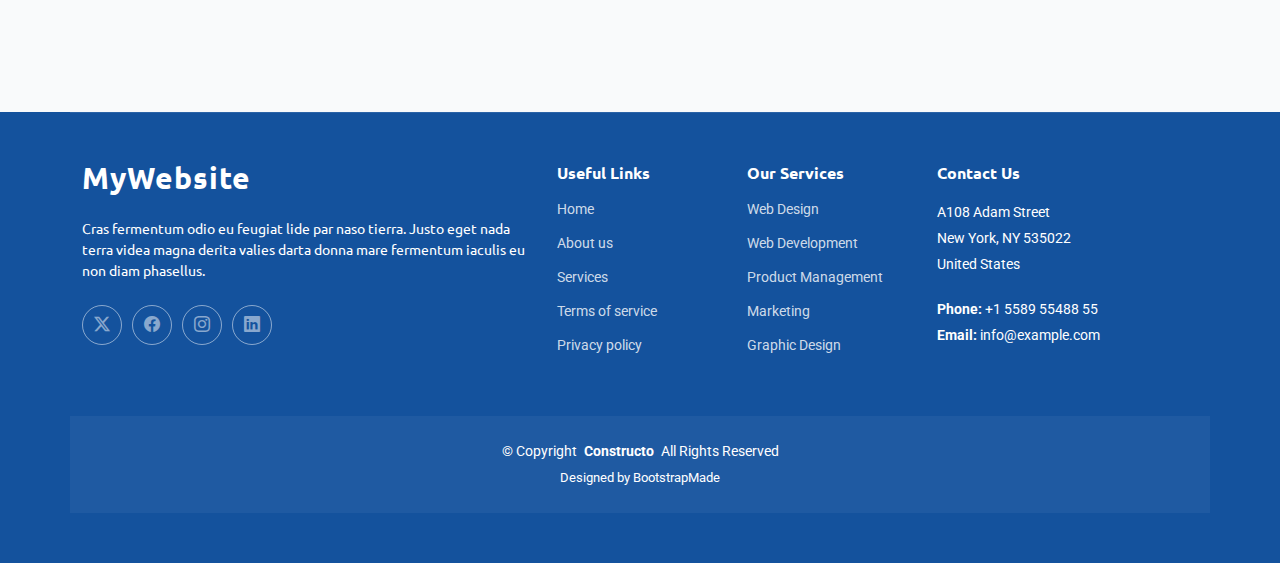
<file: services.html>
<!DOCTYPE html>
<html lang="en">

<head>
  <meta charset="utf-8">
  <meta content="width=device-width, initial-scale=1.0" name="viewport">
  <title>Services - Constructo Bootstrap Template</title>
  <meta name="description" content="">
  <meta name="keywords" content="">

  <!-- Favicons -->
  <link href="assets/img/favicon.png" rel="icon">
  <link href="assets/img/apple-touch-icon.png" rel="apple-touch-icon">

  <!-- Fonts -->
  <link href="https://fonts.googleapis.com" rel="preconnect">
  <link href="https://fonts.gstatic.com" rel="preconnect" crossorigin>
  <link href="https://fonts.googleapis.com/css2?family=Roboto:ital,wght@0,100;0,300;0,400;0,500;0,700;0,900;1,100;1,300;1,400;1,500;1,700;1,900&family=Lato:ital,wght@0,100;0,300;0,400;0,700;0,900;1,100;1,300;1,400;1,700;1,900&family=Ubuntu:ital,wght@0,300;0,400;0,500;0,700;1,300;1,400;1,500;1,700&display=swap" rel="stylesheet">

  <!-- Vendor CSS Files -->
  <link href="assets/vendor/bootstrap/css/bootstrap.min.css" rel="stylesheet">
  <link href="assets/vendor/bootstrap-icons/bootstrap-icons.css" rel="stylesheet">
  <link href="assets/vendor/aos/aos.css" rel="stylesheet">
  <link href="assets/vendor/swiper/swiper-bundle.min.css" rel="stylesheet">
  <link href="assets/vendor/glightbox/css/glightbox.min.css" rel="stylesheet">

  <!-- Main CSS File -->
  <link href="assets/css/main.css" rel="stylesheet">

  <!-- =======================================================
  * Template Name: Constructo
  * Template URL: https://bootstrapmade.com/constructo-bootstrap-construction-template/
  * Updated: Aug 30 2025 with Bootstrap v5.3.8
  * Author: BootstrapMade.com
  * License: https://bootstrapmade.com/license/
  ======================================================== -->
</head>

<body class="services-page">

  <header id="header" class="header sticky-top">

    <div class="topbar d-flex align-items-center dark-background">
      <div class="container d-flex justify-content-center justify-content-md-between">
        <div class="contact-info d-flex align-items-center">
          <i class="bi bi-envelope d-flex align-items-center"><a href="mailto:contact@example.com">contact@example.com</a></i>
          <i class="bi bi-phone d-flex align-items-center ms-4"><span>+1 5589 55488 55</span></i>
        </div>
        <div class="social-links d-none d-md-flex align-items-center">
          <a href="#" class="twitter"><i class="bi bi-twitter-x"></i></a>
          <a href="#" class="facebook"><i class="bi bi-facebook"></i></a>
          <a href="#" class="instagram"><i class="bi bi-instagram"></i></a>
          <a href="#" class="linkedin"><i class="bi bi-linkedin"></i></a>
        </div>
      </div>
    </div><!-- End Top Bar -->

    <div class="branding d-flex align-items-cente">

      <div class="container position-relative d-flex align-items-center justify-content-between">
        <a href="index.html" class="logo d-flex align-items-center">
          <!-- Uncomment the line below if you also wish to use an image logo -->
          <!-- <img src="assets/img/logo.webp" alt=""> -->
          <h1 class="sitename">Constructo</h1>
        </a>

        <nav id="navmenu" class="navmenu">
          <ul>
            <li><a href="index.html">Home</a></li>
            <li><a href="about.html">About</a></li>
            <li><a href="services.html" class="active">Services</a></li>
            <li><a href="projects.html">Projects</a></li>
            <li><a href="team.html">Team</a></li>
            <li class="dropdown"><a href="#"><span>More Pages</span> <i class="bi bi-chevron-down toggle-dropdown"></i></a>
              <ul>
                <li><a href="service-details.html">Service Details</a></li>
                <li><a href="project-details.html">Project Details</a></li>
                <li><a href="quote.html">Quote Form</a></li>
                <li><a href="terms.html">Terms</a></li>
                <li><a href="privacy.html">Privacy</a></li>
                <li><a href="404.html">404</a></li>
              </ul>
            </li>
            <li class="dropdown"><a href="#"><span>Dropdown</span> <i class="bi bi-chevron-down toggle-dropdown"></i></a>
              <ul>
                <li><a href="#">Dropdown 1</a></li>
                <li class="dropdown"><a href="#"><span>Deep Dropdown</span> <i class="bi bi-chevron-down toggle-dropdown"></i></a>
                  <ul>
                    <li><a href="#">Deep Dropdown 1</a></li>
                    <li><a href="#">Deep Dropdown 2</a></li>
                    <li><a href="#">Deep Dropdown 3</a></li>
                    <li><a href="#">Deep Dropdown 4</a></li>
                    <li><a href="#">Deep Dropdown 5</a></li>
                  </ul>
                </li>
                <li><a href="#">Dropdown 2</a></li>
                <li><a href="#">Dropdown 3</a></li>
                <li><a href="#">Dropdown 4</a></li>
              </ul>
            </li>
            <li><a href="contact.html">Contact</a></li>
          </ul>
          <i class="mobile-nav-toggle d-xl-none bi bi-list"></i>
        </nav>

      </div>

    </div>

  </header>

  <main class="main">

    <!-- Page Title -->
    <div class="page-title light-background">
      <div class="container d-lg-flex justify-content-between align-items-center">
        <h1 class="mb-2 mb-lg-0">Services</h1>
        <nav class="breadcrumbs">
          <ol>
            <li><a href="index.html">Home</a></li>
            <li class="current">Services</li>
          </ol>
        </nav>
      </div>
    </div><!-- End Page Title -->

    <!-- Services Section -->
    <section id="services" class="services section">

      <div class="container" data-aos="fade-up" data-aos-delay="100">

        <div class="row gy-4">
          <div class="col-lg-4" data-aos="fade-up" data-aos-delay="200">
            <div class="service-card">
              <div class="service-icon">
                <i class="bi bi-building"></i>
              </div>
              <h3>Commercial Construction</h3>
              <p>Lorem ipsum dolor sit amet, consectetur adipiscing elit. Ut elit tellus, luctus nec ullamcorper mattis, pulvinar dapibus leo.</p>
              <div class="service-features">
                <span><i class="bi bi-check-circle"></i> Office Buildings</span>
                <span><i class="bi bi-check-circle"></i> Retail Spaces</span>
                <span><i class="bi bi-check-circle"></i> Warehouses</span>
              </div>
              <a href="service-details.html" class="service-link">Learn More <i class="bi bi-arrow-right"></i></a>
            </div>
          </div><!-- End Service Item -->

          <div class="col-lg-4" data-aos="fade-up" data-aos-delay="300">
            <div class="service-card featured">
              <div class="service-badge">Most Requested</div>
              <div class="service-icon">
                <i class="bi bi-house"></i>
              </div>
              <h3>Residential Construction</h3>
              <p>Lorem ipsum dolor sit amet, consectetur adipiscing elit. Nulla quam velit, vulputate eu pharetra nec, mattis ac neque.</p>
              <div class="service-features">
                <span><i class="bi bi-check-circle"></i> Custom Homes</span>
                <span><i class="bi bi-check-circle"></i> Renovations</span>
                <span><i class="bi bi-check-circle"></i> Additions</span>
              </div>
              <a href="service-details.html" class="service-link">Learn More <i class="bi bi-arrow-right"></i></a>
            </div>
          </div><!-- End Service Item -->

          <div class="col-lg-4" data-aos="fade-up" data-aos-delay="400">
            <div class="service-card">
              <div class="service-icon">
                <i class="bi bi-gear"></i>
              </div>
              <h3>Industrial Construction</h3>
              <p>Lorem ipsum dolor sit amet, consectetur adipiscing elit. Quisque id tellus quis risus vehicula vehicula ut turpis.</p>
              <div class="service-features">
                <span><i class="bi bi-check-circle"></i> Manufacturing</span>
                <span><i class="bi bi-check-circle"></i> Processing Plants</span>
                <span><i class="bi bi-check-circle"></i> Storage Facilities</span>
              </div>
              <a href="service-details.html" class="service-link">Learn More <i class="bi bi-arrow-right"></i></a>
            </div>
          </div><!-- End Service Item -->
        </div>

        <div class="row mt-5">
          <div class="col-lg-6" data-aos="fade-up" data-aos-delay="100">
            <div class="service-image-block">
              <img src="assets/img/construction/project-1.webp" alt="Construction Services" class="img-fluid">
            </div>
          </div>

          <div class="col-lg-6" data-aos="fade-up" data-aos-delay="200">
            <div class="service-list-block">
              <h3>Additional Services</h3>
              <p>Lorem ipsum dolor sit amet, consectetur adipiscing elit. Duis aute irure dolor in reprehenderit in voluptate velit esse cillum dolore eu fugiat.</p>

              <div class="service-list">
                <div class="service-list-item" data-aos="fade-up" data-aos-delay="100">
                  <div class="service-list-icon">
                    <i class="bi bi-rulers"></i>
                  </div>
                  <div class="service-list-content">
                    <h4>Architectural Design</h4>
                    <p>Lorem ipsum dolor sit amet, consectetur adipiscing elit. Morbi vitae imperdiet neque.</p>
                  </div>
                </div><!-- End Service List Item -->

                <div class="service-list-item" data-aos="fade-up" data-aos-delay="200">
                  <div class="service-list-icon">
                    <i class="bi bi-calendar-check"></i>
                  </div>
                  <div class="service-list-content">
                    <h4>Project Management</h4>
                    <p>Lorem ipsum dolor sit amet, consectetur adipiscing elit. Integer lacinia dui lectus.</p>
                  </div>
                </div><!-- End Service List Item -->

                <div class="service-list-item" data-aos="fade-up" data-aos-delay="300">
                  <div class="service-list-icon">
                    <i class="bi bi-tools"></i>
                  </div>
                  <div class="service-list-content">
                    <h4>Renovation &amp; Remodeling</h4>
                    <p>Lorem ipsum dolor sit amet, consectetur adipiscing elit. Curabitur in nulla ut magna.</p>
                  </div>
                </div><!-- End Service List Item -->
              </div>
            </div>
          </div>
        </div>

        <div class="cta-container text-center mt-5" data-aos="fade-up" data-aos-delay="300">
          <h3>Ready to Start Your Construction Project?</h3>
          <p>Lorem ipsum dolor sit amet, consectetur adipiscing elit. Nulla facilisi.</p>
          <a href="#" class="btn btn-cta">Request a Free Quote</a>
        </div>

      </div>

    </section><!-- /Services Section -->

  </main>

  <footer id="footer" class="footer dark-background">

    <div class="container footer-top">
      <div class="row gy-4">
        <div class="col-lg-5 col-md-12 footer-about">
          <a href="index.html" class="logo d-flex align-items-center">
            <span class="sitename">MyWebsite</span>
          </a>
          <p>Cras fermentum odio eu feugiat lide par naso tierra. Justo eget nada terra videa magna derita valies darta donna mare fermentum iaculis eu non diam phasellus.</p>
          <div class="social-links d-flex mt-4">
            <a href=""><i class="bi bi-twitter-x"></i></a>
            <a href=""><i class="bi bi-facebook"></i></a>
            <a href=""><i class="bi bi-instagram"></i></a>
            <a href=""><i class="bi bi-linkedin"></i></a>
          </div>
        </div>

        <div class="col-lg-2 col-6 footer-links">
          <h4>Useful Links</h4>
          <ul>
            <li><a href="#">Home</a></li>
            <li><a href="#">About us</a></li>
            <li><a href="#">Services</a></li>
            <li><a href="#">Terms of service</a></li>
            <li><a href="#">Privacy policy</a></li>
          </ul>
        </div>

        <div class="col-lg-2 col-6 footer-links">
          <h4>Our Services</h4>
          <ul>
            <li><a href="#">Web Design</a></li>
            <li><a href="#">Web Development</a></li>
            <li><a href="#">Product Management</a></li>
            <li><a href="#">Marketing</a></li>
            <li><a href="#">Graphic Design</a></li>
          </ul>
        </div>

        <div class="col-lg-3 col-md-12 footer-contact text-center text-md-start">
          <h4>Contact Us</h4>
          <p>A108 Adam Street</p>
          <p>New York, NY 535022</p>
          <p>United States</p>
          <p class="mt-4"><strong>Phone:</strong> <span>+1 5589 55488 55</span></p>
          <p><strong>Email:</strong> <span>info@example.com</span></p>
        </div>

      </div>
    </div>

    <div class="container copyright text-center mt-4">
      <p>© <span>Copyright</span> <strong class="px-1 sitename">Constructo</strong> <span>All Rights Reserved</span></p>
      <div class="credits">
        <!-- All the links in the footer should remain intact. -->
        <!-- You can delete the links only if you've purchased the pro version. -->
        <!-- Licensing information: https://bootstrapmade.com/license/ -->
        <!-- Purchase the pro version with working PHP/AJAX contact form: [buy-url] -->
        Designed by <a href="https://bootstrapmade.com/">BootstrapMade</a>
      </div>
    </div>

  </footer>

  <!-- Scroll Top -->
  <a href="#" id="scroll-top" class="scroll-top d-flex align-items-center justify-content-center"><i class="bi bi-arrow-up-short"></i></a>

  <!-- Preloader -->
  <div id="preloader"></div>

  <!-- Vendor JS Files -->
  <script src="assets/vendor/bootstrap/js/bootstrap.bundle.min.js"></script>
  <script src="assets/vendor/php-email-form/validate.js"></script>
  <script src="assets/vendor/aos/aos.js"></script>
  <script src="assets/vendor/swiper/swiper-bundle.min.js"></script>
  <script src="assets/vendor/glightbox/js/glightbox.min.js"></script>

  <!-- Main JS File -->
  <script src="assets/js/main.js"></script>

</body>

</html>
</file>
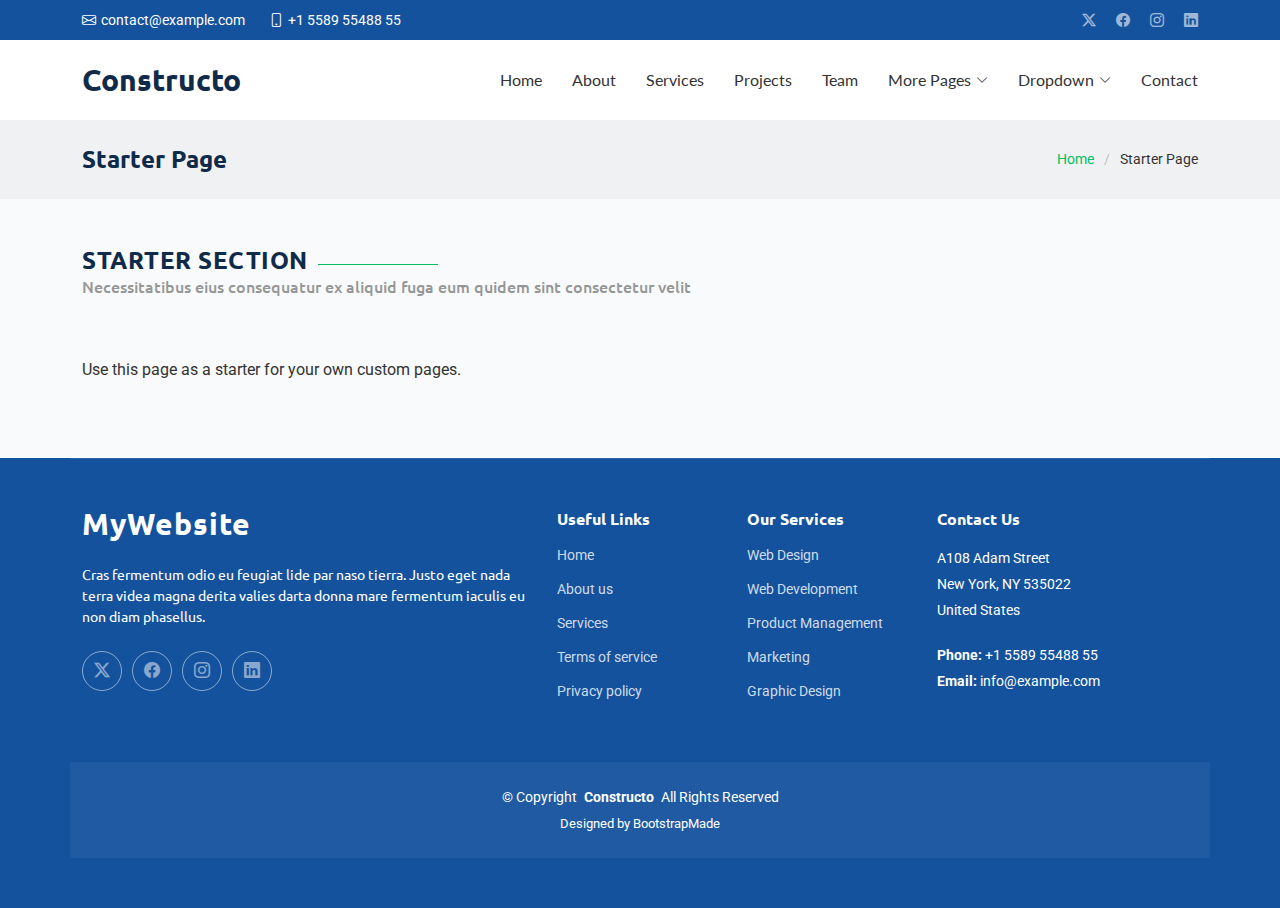
<file: starter-page.html>
<!DOCTYPE html>
<html lang="en">

<head>
  <meta charset="utf-8">
  <meta content="width=device-width, initial-scale=1.0" name="viewport">
  <title>Starter Page - Constructo Bootstrap Template</title>
  <meta name="description" content="">
  <meta name="keywords" content="">

  <!-- Favicons -->
  <link href="assets/img/favicon.png" rel="icon">
  <link href="assets/img/apple-touch-icon.png" rel="apple-touch-icon">

  <!-- Fonts -->
  <link href="https://fonts.googleapis.com" rel="preconnect">
  <link href="https://fonts.gstatic.com" rel="preconnect" crossorigin>
  <link href="https://fonts.googleapis.com/css2?family=Roboto:ital,wght@0,100;0,300;0,400;0,500;0,700;0,900;1,100;1,300;1,400;1,500;1,700;1,900&family=Lato:ital,wght@0,100;0,300;0,400;0,700;0,900;1,100;1,300;1,400;1,700;1,900&family=Ubuntu:ital,wght@0,300;0,400;0,500;0,700;1,300;1,400;1,500;1,700&display=swap" rel="stylesheet">

  <!-- Vendor CSS Files -->
  <link href="assets/vendor/bootstrap/css/bootstrap.min.css" rel="stylesheet">
  <link href="assets/vendor/bootstrap-icons/bootstrap-icons.css" rel="stylesheet">
  <link href="assets/vendor/aos/aos.css" rel="stylesheet">
  <link href="assets/vendor/swiper/swiper-bundle.min.css" rel="stylesheet">
  <link href="assets/vendor/glightbox/css/glightbox.min.css" rel="stylesheet">

  <!-- Main CSS File -->
  <link href="assets/css/main.css" rel="stylesheet">

  <!-- =======================================================
  * Template Name: Constructo
  * Template URL: https://bootstrapmade.com/constructo-bootstrap-construction-template/
  * Updated: Aug 30 2025 with Bootstrap v5.3.8
  * Author: BootstrapMade.com
  * License: https://bootstrapmade.com/license/
  ======================================================== -->
</head>

<body class="starter-page-page">

  <header id="header" class="header sticky-top">

    <div class="topbar d-flex align-items-center dark-background">
      <div class="container d-flex justify-content-center justify-content-md-between">
        <div class="contact-info d-flex align-items-center">
          <i class="bi bi-envelope d-flex align-items-center"><a href="mailto:contact@example.com">contact@example.com</a></i>
          <i class="bi bi-phone d-flex align-items-center ms-4"><span>+1 5589 55488 55</span></i>
        </div>
        <div class="social-links d-none d-md-flex align-items-center">
          <a href="#" class="twitter"><i class="bi bi-twitter-x"></i></a>
          <a href="#" class="facebook"><i class="bi bi-facebook"></i></a>
          <a href="#" class="instagram"><i class="bi bi-instagram"></i></a>
          <a href="#" class="linkedin"><i class="bi bi-linkedin"></i></a>
        </div>
      </div>
    </div><!-- End Top Bar -->

    <div class="branding d-flex align-items-cente">

      <div class="container position-relative d-flex align-items-center justify-content-between">
        <a href="index.html" class="logo d-flex align-items-center">
          <!-- Uncomment the line below if you also wish to use an image logo -->
          <!-- <img src="assets/img/logo.webp" alt=""> -->
          <h1 class="sitename">Constructo</h1>
        </a>

        <nav id="navmenu" class="navmenu">
          <ul>
            <li><a href="index.html">Home</a></li>
            <li><a href="about.html">About</a></li>
            <li><a href="services.html">Services</a></li>
            <li><a href="projects.html">Projects</a></li>
            <li><a href="team.html">Team</a></li>
            <li class="dropdown"><a href="#"><span>More Pages</span> <i class="bi bi-chevron-down toggle-dropdown"></i></a>
              <ul>
                <li><a href="service-details.html">Service Details</a></li>
                <li><a href="project-details.html">Project Details</a></li>
                <li><a href="quote.html">Quote Form</a></li>
                <li><a href="terms.html">Terms</a></li>
                <li><a href="privacy.html">Privacy</a></li>
                <li><a href="404.html">404</a></li>
              </ul>
            </li>
            <li class="dropdown"><a href="#"><span>Dropdown</span> <i class="bi bi-chevron-down toggle-dropdown"></i></a>
              <ul>
                <li><a href="#">Dropdown 1</a></li>
                <li class="dropdown"><a href="#"><span>Deep Dropdown</span> <i class="bi bi-chevron-down toggle-dropdown"></i></a>
                  <ul>
                    <li><a href="#">Deep Dropdown 1</a></li>
                    <li><a href="#">Deep Dropdown 2</a></li>
                    <li><a href="#">Deep Dropdown 3</a></li>
                    <li><a href="#">Deep Dropdown 4</a></li>
                    <li><a href="#">Deep Dropdown 5</a></li>
                  </ul>
                </li>
                <li><a href="#">Dropdown 2</a></li>
                <li><a href="#">Dropdown 3</a></li>
                <li><a href="#">Dropdown 4</a></li>
              </ul>
            </li>
            <li><a href="contact.html">Contact</a></li>
          </ul>
          <i class="mobile-nav-toggle d-xl-none bi bi-list"></i>
        </nav>

      </div>

    </div>

  </header>

  <main class="main">

    <!-- Page Title -->
    <div class="page-title light-background">
      <div class="container d-lg-flex justify-content-between align-items-center">
        <h1 class="mb-2 mb-lg-0">Starter Page</h1>
        <nav class="breadcrumbs">
          <ol>
            <li><a href="index.html">Home</a></li>
            <li class="current">Starter Page</li>
          </ol>
        </nav>
      </div>
    </div><!-- End Page Title -->

    <!-- Starter Section Section -->
    <section id="starter-section" class="starter-section section">

      <!-- Section Title -->
      <div class="container section-title">
        <h2>Starter Section</h2>
        <p>Necessitatibus eius consequatur ex aliquid fuga eum quidem sint consectetur velit</p>
      </div><!-- End Section Title -->

      <div class="container" data-aos="fade-up">
        <p>Use this page as a starter for your own custom pages.</p>
      </div>

    </section><!-- /Starter Section Section -->

  </main>

  <footer id="footer" class="footer dark-background">

    <div class="container footer-top">
      <div class="row gy-4">
        <div class="col-lg-5 col-md-12 footer-about">
          <a href="index.html" class="logo d-flex align-items-center">
            <span class="sitename">MyWebsite</span>
          </a>
          <p>Cras fermentum odio eu feugiat lide par naso tierra. Justo eget nada terra videa magna derita valies darta donna mare fermentum iaculis eu non diam phasellus.</p>
          <div class="social-links d-flex mt-4">
            <a href=""><i class="bi bi-twitter-x"></i></a>
            <a href=""><i class="bi bi-facebook"></i></a>
            <a href=""><i class="bi bi-instagram"></i></a>
            <a href=""><i class="bi bi-linkedin"></i></a>
          </div>
        </div>

        <div class="col-lg-2 col-6 footer-links">
          <h4>Useful Links</h4>
          <ul>
            <li><a href="#">Home</a></li>
            <li><a href="#">About us</a></li>
            <li><a href="#">Services</a></li>
            <li><a href="#">Terms of service</a></li>
            <li><a href="#">Privacy policy</a></li>
          </ul>
        </div>

        <div class="col-lg-2 col-6 footer-links">
          <h4>Our Services</h4>
          <ul>
            <li><a href="#">Web Design</a></li>
            <li><a href="#">Web Development</a></li>
            <li><a href="#">Product Management</a></li>
            <li><a href="#">Marketing</a></li>
            <li><a href="#">Graphic Design</a></li>
          </ul>
        </div>

        <div class="col-lg-3 col-md-12 footer-contact text-center text-md-start">
          <h4>Contact Us</h4>
          <p>A108 Adam Street</p>
          <p>New York, NY 535022</p>
          <p>United States</p>
          <p class="mt-4"><strong>Phone:</strong> <span>+1 5589 55488 55</span></p>
          <p><strong>Email:</strong> <span>info@example.com</span></p>
        </div>

      </div>
    </div>

    <div class="container copyright text-center mt-4">
      <p>© <span>Copyright</span> <strong class="px-1 sitename">Constructo</strong> <span>All Rights Reserved</span></p>
      <div class="credits">
        <!-- All the links in the footer should remain intact. -->
        <!-- You can delete the links only if you've purchased the pro version. -->
        <!-- Licensing information: https://bootstrapmade.com/license/ -->
        <!-- Purchase the pro version with working PHP/AJAX contact form: [buy-url] -->
        Designed by <a href="https://bootstrapmade.com/">BootstrapMade</a>
      </div>
    </div>

  </footer>

  <!-- Scroll Top -->
  <a href="#" id="scroll-top" class="scroll-top d-flex align-items-center justify-content-center"><i class="bi bi-arrow-up-short"></i></a>

  <!-- Preloader -->
  <div id="preloader"></div>

  <!-- Vendor JS Files -->
  <script src="assets/vendor/bootstrap/js/bootstrap.bundle.min.js"></script>
  <script src="assets/vendor/php-email-form/validate.js"></script>
  <script src="assets/vendor/aos/aos.js"></script>
  <script src="assets/vendor/swiper/swiper-bundle.min.js"></script>
  <script src="assets/vendor/glightbox/js/glightbox.min.js"></script>

  <!-- Main JS File -->
  <script src="assets/js/main.js"></script>

</body>

</html>
</file>
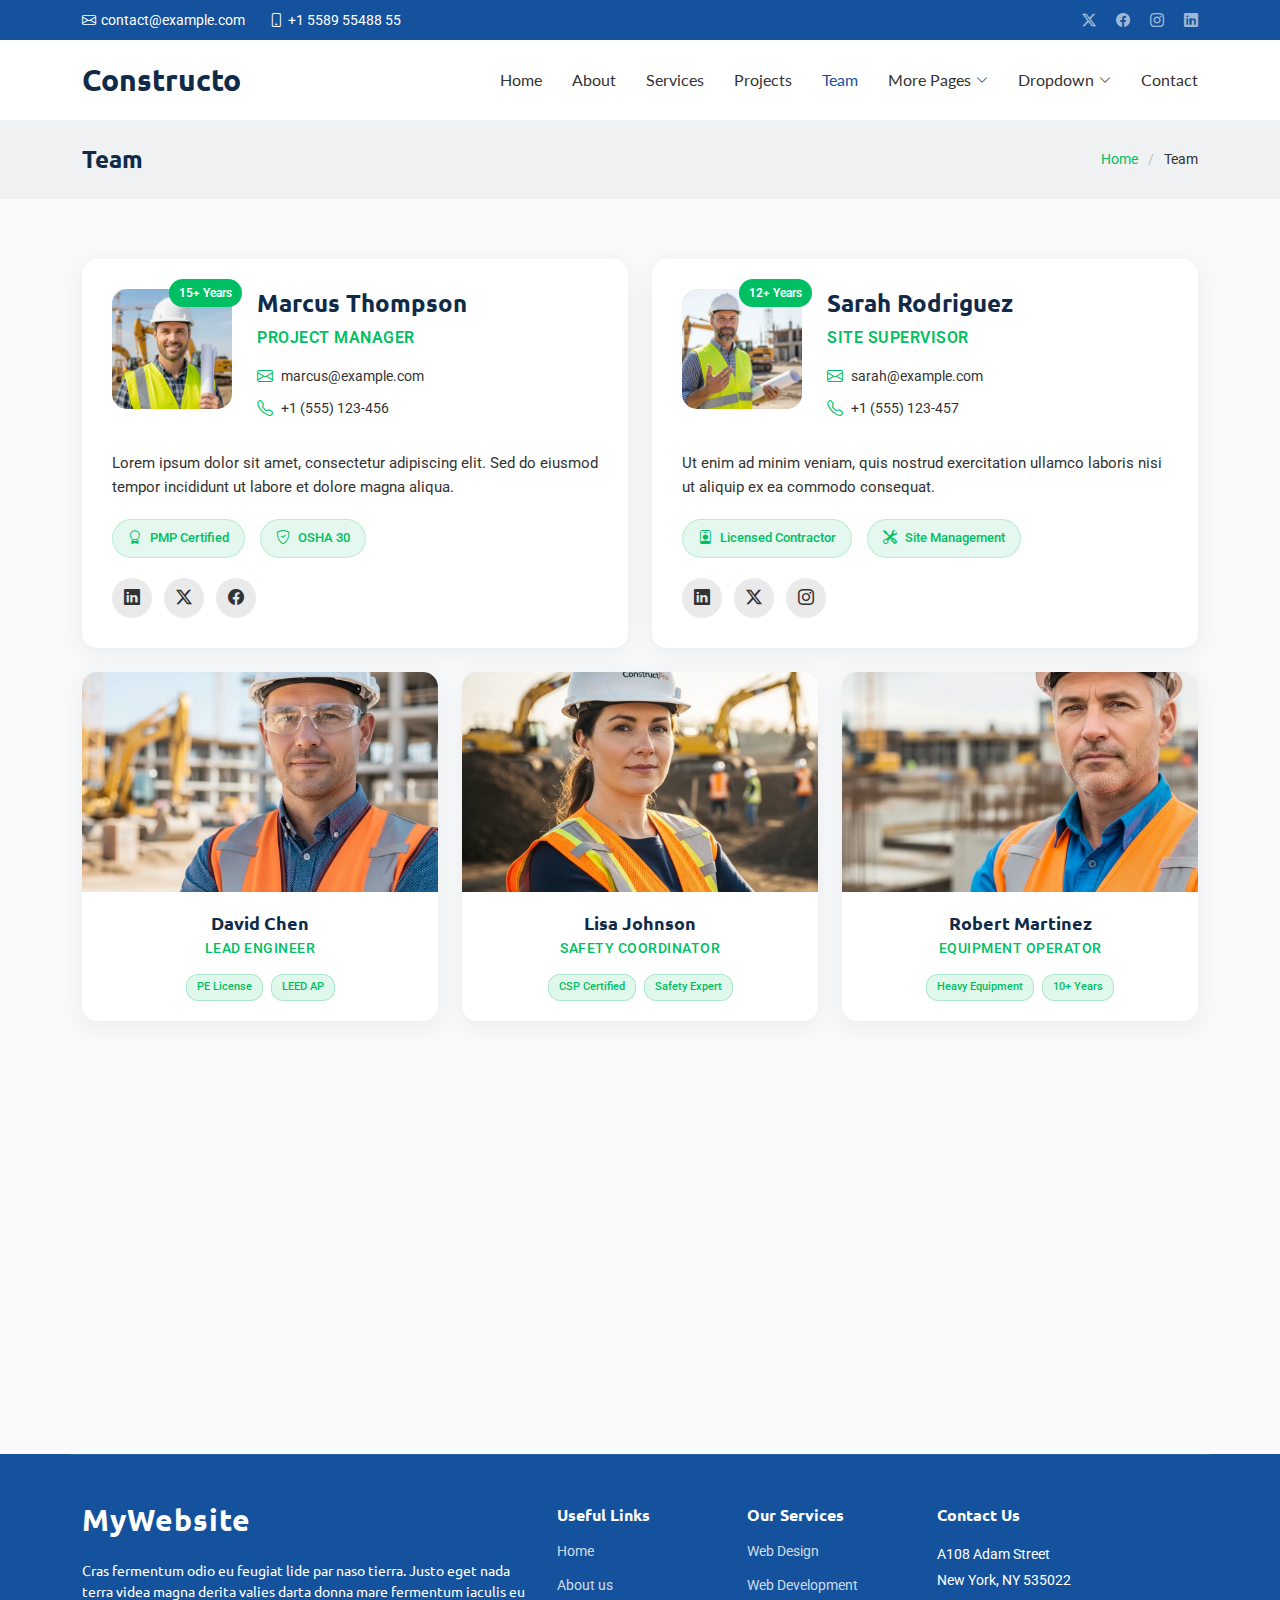
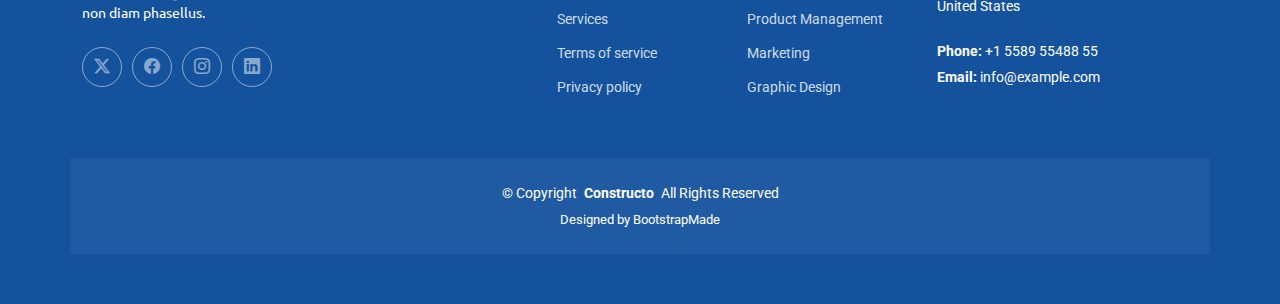
<file: team.html>
<!DOCTYPE html>
<html lang="en">

<head>
  <meta charset="utf-8">
  <meta content="width=device-width, initial-scale=1.0" name="viewport">
  <title>Team - Constructo Bootstrap Template</title>
  <meta name="description" content="">
  <meta name="keywords" content="">

  <!-- Favicons -->
  <link href="assets/img/favicon.png" rel="icon">
  <link href="assets/img/apple-touch-icon.png" rel="apple-touch-icon">

  <!-- Fonts -->
  <link href="https://fonts.googleapis.com" rel="preconnect">
  <link href="https://fonts.gstatic.com" rel="preconnect" crossorigin>
  <link href="https://fonts.googleapis.com/css2?family=Roboto:ital,wght@0,100;0,300;0,400;0,500;0,700;0,900;1,100;1,300;1,400;1,500;1,700;1,900&family=Lato:ital,wght@0,100;0,300;0,400;0,700;0,900;1,100;1,300;1,400;1,700;1,900&family=Ubuntu:ital,wght@0,300;0,400;0,500;0,700;1,300;1,400;1,500;1,700&display=swap" rel="stylesheet">

  <!-- Vendor CSS Files -->
  <link href="assets/vendor/bootstrap/css/bootstrap.min.css" rel="stylesheet">
  <link href="assets/vendor/bootstrap-icons/bootstrap-icons.css" rel="stylesheet">
  <link href="assets/vendor/aos/aos.css" rel="stylesheet">
  <link href="assets/vendor/swiper/swiper-bundle.min.css" rel="stylesheet">
  <link href="assets/vendor/glightbox/css/glightbox.min.css" rel="stylesheet">

  <!-- Main CSS File -->
  <link href="assets/css/main.css" rel="stylesheet">

  <!-- =======================================================
  * Template Name: Constructo
  * Template URL: https://bootstrapmade.com/constructo-bootstrap-construction-template/
  * Updated: Aug 30 2025 with Bootstrap v5.3.8
  * Author: BootstrapMade.com
  * License: https://bootstrapmade.com/license/
  ======================================================== -->
</head>

<body class="team-page">

  <header id="header" class="header sticky-top">

    <div class="topbar d-flex align-items-center dark-background">
      <div class="container d-flex justify-content-center justify-content-md-between">
        <div class="contact-info d-flex align-items-center">
          <i class="bi bi-envelope d-flex align-items-center"><a href="mailto:contact@example.com">contact@example.com</a></i>
          <i class="bi bi-phone d-flex align-items-center ms-4"><span>+1 5589 55488 55</span></i>
        </div>
        <div class="social-links d-none d-md-flex align-items-center">
          <a href="#" class="twitter"><i class="bi bi-twitter-x"></i></a>
          <a href="#" class="facebook"><i class="bi bi-facebook"></i></a>
          <a href="#" class="instagram"><i class="bi bi-instagram"></i></a>
          <a href="#" class="linkedin"><i class="bi bi-linkedin"></i></a>
        </div>
      </div>
    </div><!-- End Top Bar -->

    <div class="branding d-flex align-items-cente">

      <div class="container position-relative d-flex align-items-center justify-content-between">
        <a href="index.html" class="logo d-flex align-items-center">
          <!-- Uncomment the line below if you also wish to use an image logo -->
          <!-- <img src="assets/img/logo.webp" alt=""> -->
          <h1 class="sitename">Constructo</h1>
        </a>

        <nav id="navmenu" class="navmenu">
          <ul>
            <li><a href="index.html">Home</a></li>
            <li><a href="about.html">About</a></li>
            <li><a href="services.html">Services</a></li>
            <li><a href="projects.html">Projects</a></li>
            <li><a href="team.html" class="active">Team</a></li>
            <li class="dropdown"><a href="#"><span>More Pages</span> <i class="bi bi-chevron-down toggle-dropdown"></i></a>
              <ul>
                <li><a href="service-details.html">Service Details</a></li>
                <li><a href="project-details.html">Project Details</a></li>
                <li><a href="quote.html">Quote Form</a></li>
                <li><a href="terms.html">Terms</a></li>
                <li><a href="privacy.html">Privacy</a></li>
                <li><a href="404.html">404</a></li>
              </ul>
            </li>
            <li class="dropdown"><a href="#"><span>Dropdown</span> <i class="bi bi-chevron-down toggle-dropdown"></i></a>
              <ul>
                <li><a href="#">Dropdown 1</a></li>
                <li class="dropdown"><a href="#"><span>Deep Dropdown</span> <i class="bi bi-chevron-down toggle-dropdown"></i></a>
                  <ul>
                    <li><a href="#">Deep Dropdown 1</a></li>
                    <li><a href="#">Deep Dropdown 2</a></li>
                    <li><a href="#">Deep Dropdown 3</a></li>
                    <li><a href="#">Deep Dropdown 4</a></li>
                    <li><a href="#">Deep Dropdown 5</a></li>
                  </ul>
                </li>
                <li><a href="#">Dropdown 2</a></li>
                <li><a href="#">Dropdown 3</a></li>
                <li><a href="#">Dropdown 4</a></li>
              </ul>
            </li>
            <li><a href="contact.html">Contact</a></li>
          </ul>
          <i class="mobile-nav-toggle d-xl-none bi bi-list"></i>
        </nav>

      </div>

    </div>

  </header>

  <main class="main">

    <!-- Page Title -->
    <div class="page-title light-background">
      <div class="container d-lg-flex justify-content-between align-items-center">
        <h1 class="mb-2 mb-lg-0">Team</h1>
        <nav class="breadcrumbs">
          <ol>
            <li><a href="index.html">Home</a></li>
            <li class="current">Team</li>
          </ol>
        </nav>
      </div>
    </div><!-- End Page Title -->

    <!-- Team Section -->
    <section id="team" class="team section">

      <div class="container" data-aos="fade-up" data-aos-delay="100">

        <div class="row gy-4">

          <div class="col-lg-6" data-aos="fade-up" data-aos-delay="100">
            <div class="team-card featured">
              <div class="team-header">
                <div class="team-image">
                  <img src="assets/img/construction/team-1.webp" class="img-fluid" alt="">
                  <div class="experience-badge">15+ Years</div>
                </div>
                <div class="team-info">
                  <h4>Marcus Thompson</h4>
                  <span class="position">Project Manager</span>
                  <div class="contact-info">
                    <a href="mailto:marcus@example.com"><i class="bi bi-envelope"></i> marcus@example.com</a>
                    <a href="tel:+1555123456"><i class="bi bi-telephone"></i> +1 (555) 123-456</a>
                  </div>
                </div>
              </div>
              <div class="team-details">
                <p>Lorem ipsum dolor sit amet, consectetur adipiscing elit. Sed do eiusmod tempor incididunt ut labore et dolore magna aliqua.</p>
                <div class="credentials">
                  <div class="cred-item">
                    <i class="bi bi-award"></i>
                    <span>PMP Certified</span>
                  </div>
                  <div class="cred-item">
                    <i class="bi bi-shield-check"></i>
                    <span>OSHA 30</span>
                  </div>
                </div>
                <div class="social-links">
                  <a href="#"><i class="bi bi-linkedin"></i></a>
                  <a href="#"><i class="bi bi-twitter-x"></i></a>
                  <a href="#"><i class="bi bi-facebook"></i></a>
                </div>
              </div>
            </div>
          </div><!-- End Featured Team Member -->

          <div class="col-lg-6" data-aos="fade-up" data-aos-delay="200">
            <div class="team-card featured">
              <div class="team-header">
                <div class="team-image">
                  <img src="assets/img/construction/team-2.webp" class="img-fluid" alt="">
                  <div class="experience-badge">12+ Years</div>
                </div>
                <div class="team-info">
                  <h4>Sarah Rodriguez</h4>
                  <span class="position">Site Supervisor</span>
                  <div class="contact-info">
                    <a href="mailto:sarah@example.com"><i class="bi bi-envelope"></i> sarah@example.com</a>
                    <a href="tel:+1555123457"><i class="bi bi-telephone"></i> +1 (555) 123-457</a>
                  </div>
                </div>
              </div>
              <div class="team-details">
                <p>Ut enim ad minim veniam, quis nostrud exercitation ullamco laboris nisi ut aliquip ex ea commodo consequat.</p>
                <div class="credentials">
                  <div class="cred-item">
                    <i class="bi bi-person-badge"></i>
                    <span>Licensed Contractor</span>
                  </div>
                  <div class="cred-item">
                    <i class="bi bi-tools"></i>
                    <span>Site Management</span>
                  </div>
                </div>
                <div class="social-links">
                  <a href="#"><i class="bi bi-linkedin"></i></a>
                  <a href="#"><i class="bi bi-twitter-x"></i></a>
                  <a href="#"><i class="bi bi-instagram"></i></a>
                </div>
              </div>
            </div>
          </div><!-- End Featured Team Member -->

          <div class="col-lg-4 col-md-6" data-aos="fade-up" data-aos-delay="300">
            <div class="team-card compact">
              <div class="member-photo">
                <img src="assets/img/construction/team-3.webp" class="img-fluid" alt="">
                <div class="hover-overlay">
                  <div class="overlay-content">
                    <h5>David Chen</h5>
                    <span>Lead Engineer</span>
                    <div class="quick-contact">
                      <a href="#"><i class="bi bi-envelope"></i></a>
                      <a href="#"><i class="bi bi-telephone"></i></a>
                      <a href="#"><i class="bi bi-linkedin"></i></a>
                    </div>
                  </div>
                </div>
              </div>
              <div class="member-summary">
                <h5>David Chen</h5>
                <span>Lead Engineer</span>
                <div class="skills">
                  <span class="skill-tag">PE License</span>
                  <span class="skill-tag">LEED AP</span>
                </div>
              </div>
            </div>
          </div><!-- End Compact Team Member -->

          <div class="col-lg-4 col-md-6" data-aos="fade-up" data-aos-delay="400">
            <div class="team-card compact">
              <div class="member-photo">
                <img src="assets/img/construction/team-4.webp" class="img-fluid" alt="">
                <div class="hover-overlay">
                  <div class="overlay-content">
                    <h5>Lisa Johnson</h5>
                    <span>Safety Coordinator</span>
                    <div class="quick-contact">
                      <a href="#"><i class="bi bi-envelope"></i></a>
                      <a href="#"><i class="bi bi-telephone"></i></a>
                      <a href="#"><i class="bi bi-linkedin"></i></a>
                    </div>
                  </div>
                </div>
              </div>
              <div class="member-summary">
                <h5>Lisa Johnson</h5>
                <span>Safety Coordinator</span>
                <div class="skills">
                  <span class="skill-tag">CSP Certified</span>
                  <span class="skill-tag">Safety Expert</span>
                </div>
              </div>
            </div>
          </div><!-- End Compact Team Member -->

          <div class="col-lg-4 col-md-6" data-aos="fade-up" data-aos-delay="100">
            <div class="team-card compact">
              <div class="member-photo">
                <img src="assets/img/construction/team-5.webp" class="img-fluid" alt="">
                <div class="hover-overlay">
                  <div class="overlay-content">
                    <h5>Robert Martinez</h5>
                    <span>Equipment Operator</span>
                    <div class="quick-contact">
                      <a href="#"><i class="bi bi-envelope"></i></a>
                      <a href="#"><i class="bi bi-telephone"></i></a>
                      <a href="#"><i class="bi bi-linkedin"></i></a>
                    </div>
                  </div>
                </div>
              </div>
              <div class="member-summary">
                <h5>Robert Martinez</h5>
                <span>Equipment Operator</span>
                <div class="skills">
                  <span class="skill-tag">Heavy Equipment</span>
                  <span class="skill-tag">10+ Years</span>
                </div>
              </div>
            </div>
          </div><!-- End Compact Team Member -->

          <div class="col-lg-4 col-md-6" data-aos="fade-up" data-aos-delay="200">
            <div class="team-card compact">
              <div class="member-photo">
                <img src="assets/img/construction/team-6.webp" class="img-fluid" alt="">
                <div class="hover-overlay">
                  <div class="overlay-content">
                    <h5>Emily Davis</h5>
                    <span>Quality Control Specialist</span>
                    <div class="quick-contact">
                      <a href="#"><i class="bi bi-envelope"></i></a>
                      <a href="#"><i class="bi bi-telephone"></i></a>
                      <a href="#"><i class="bi bi-linkedin"></i></a>
                    </div>
                  </div>
                </div>
              </div>
              <div class="member-summary">
                <h5>Emily Davis</h5>
                <span>Quality Control Specialist</span>
                <div class="skills">
                  <span class="skill-tag">Quality Assurance</span>
                  <span class="skill-tag">Certified</span>
                </div>
              </div>
            </div>
          </div><!-- End Compact Team Member -->

          <div class="col-lg-4 col-md-6" data-aos="fade-up" data-aos-delay="300">
            <div class="team-card compact">
              <div class="member-photo">
                <img src="assets/img/construction/team-7.webp" class="img-fluid" alt="">
                <div class="hover-overlay">
                  <div class="overlay-content">
                    <h5>James Wilson</h5>
                    <span>Foreman</span>
                    <div class="quick-contact">
                      <a href="#"><i class="bi bi-envelope"></i></a>
                      <a href="#"><i class="bi bi-telephone"></i></a>
                      <a href="#"><i class="bi bi-linkedin"></i></a>
                    </div>
                  </div>
                </div>
              </div>
              <div class="member-summary">
                <h5>James Wilson</h5>
                <span>Foreman</span>
                <div class="skills">
                  <span class="skill-tag">Supervisor</span>
                  <span class="skill-tag">Leadership</span>
                </div>
              </div>
            </div>
          </div><!-- End Compact Team Member -->

          <div class="col-lg-4 col-md-6" data-aos="fade-up" data-aos-delay="400">
            <div class="team-card compact">
              <div class="member-photo">
                <img src="assets/img/construction/team-8.webp" class="img-fluid" alt="">
                <div class="hover-overlay">
                  <div class="overlay-content">
                    <h5>Amanda Taylor</h5>
                    <span>Estimator</span>
                    <div class="quick-contact">
                      <a href="#"><i class="bi bi-envelope"></i></a>
                      <a href="#"><i class="bi bi-telephone"></i></a>
                      <a href="#"><i class="bi bi-linkedin"></i></a>
                    </div>
                  </div>
                </div>
              </div>
              <div class="member-summary">
                <h5>Amanda Taylor</h5>
                <span>Estimator</span>
                <div class="skills">
                  <span class="skill-tag">Cost Professional</span>
                  <span class="skill-tag">Analytics</span>
                </div>
              </div>
            </div>
          </div><!-- End Compact Team Member -->

        </div>

      </div>

    </section><!-- /Team Section -->

  </main>

  <footer id="footer" class="footer dark-background">

    <div class="container footer-top">
      <div class="row gy-4">
        <div class="col-lg-5 col-md-12 footer-about">
          <a href="index.html" class="logo d-flex align-items-center">
            <span class="sitename">MyWebsite</span>
          </a>
          <p>Cras fermentum odio eu feugiat lide par naso tierra. Justo eget nada terra videa magna derita valies darta donna mare fermentum iaculis eu non diam phasellus.</p>
          <div class="social-links d-flex mt-4">
            <a href=""><i class="bi bi-twitter-x"></i></a>
            <a href=""><i class="bi bi-facebook"></i></a>
            <a href=""><i class="bi bi-instagram"></i></a>
            <a href=""><i class="bi bi-linkedin"></i></a>
          </div>
        </div>

        <div class="col-lg-2 col-6 footer-links">
          <h4>Useful Links</h4>
          <ul>
            <li><a href="#">Home</a></li>
            <li><a href="#">About us</a></li>
            <li><a href="#">Services</a></li>
            <li><a href="#">Terms of service</a></li>
            <li><a href="#">Privacy policy</a></li>
          </ul>
        </div>

        <div class="col-lg-2 col-6 footer-links">
          <h4>Our Services</h4>
          <ul>
            <li><a href="#">Web Design</a></li>
            <li><a href="#">Web Development</a></li>
            <li><a href="#">Product Management</a></li>
            <li><a href="#">Marketing</a></li>
            <li><a href="#">Graphic Design</a></li>
          </ul>
        </div>

        <div class="col-lg-3 col-md-12 footer-contact text-center text-md-start">
          <h4>Contact Us</h4>
          <p>A108 Adam Street</p>
          <p>New York, NY 535022</p>
          <p>United States</p>
          <p class="mt-4"><strong>Phone:</strong> <span>+1 5589 55488 55</span></p>
          <p><strong>Email:</strong> <span>info@example.com</span></p>
        </div>

      </div>
    </div>

    <div class="container copyright text-center mt-4">
      <p>© <span>Copyright</span> <strong class="px-1 sitename">Constructo</strong> <span>All Rights Reserved</span></p>
      <div class="credits">
        <!-- All the links in the footer should remain intact. -->
        <!-- You can delete the links only if you've purchased the pro version. -->
        <!-- Licensing information: https://bootstrapmade.com/license/ -->
        <!-- Purchase the pro version with working PHP/AJAX contact form: [buy-url] -->
        Designed by <a href="https://bootstrapmade.com/">BootstrapMade</a>
      </div>
    </div>

  </footer>

  <!-- Scroll Top -->
  <a href="#" id="scroll-top" class="scroll-top d-flex align-items-center justify-content-center"><i class="bi bi-arrow-up-short"></i></a>

  <!-- Preloader -->
  <div id="preloader"></div>

  <!-- Vendor JS Files -->
  <script src="assets/vendor/bootstrap/js/bootstrap.bundle.min.js"></script>
  <script src="assets/vendor/php-email-form/validate.js"></script>
  <script src="assets/vendor/aos/aos.js"></script>
  <script src="assets/vendor/swiper/swiper-bundle.min.js"></script>
  <script src="assets/vendor/glightbox/js/glightbox.min.js"></script>

  <!-- Main JS File -->
  <script src="assets/js/main.js"></script>

</body>

</html>
</file>
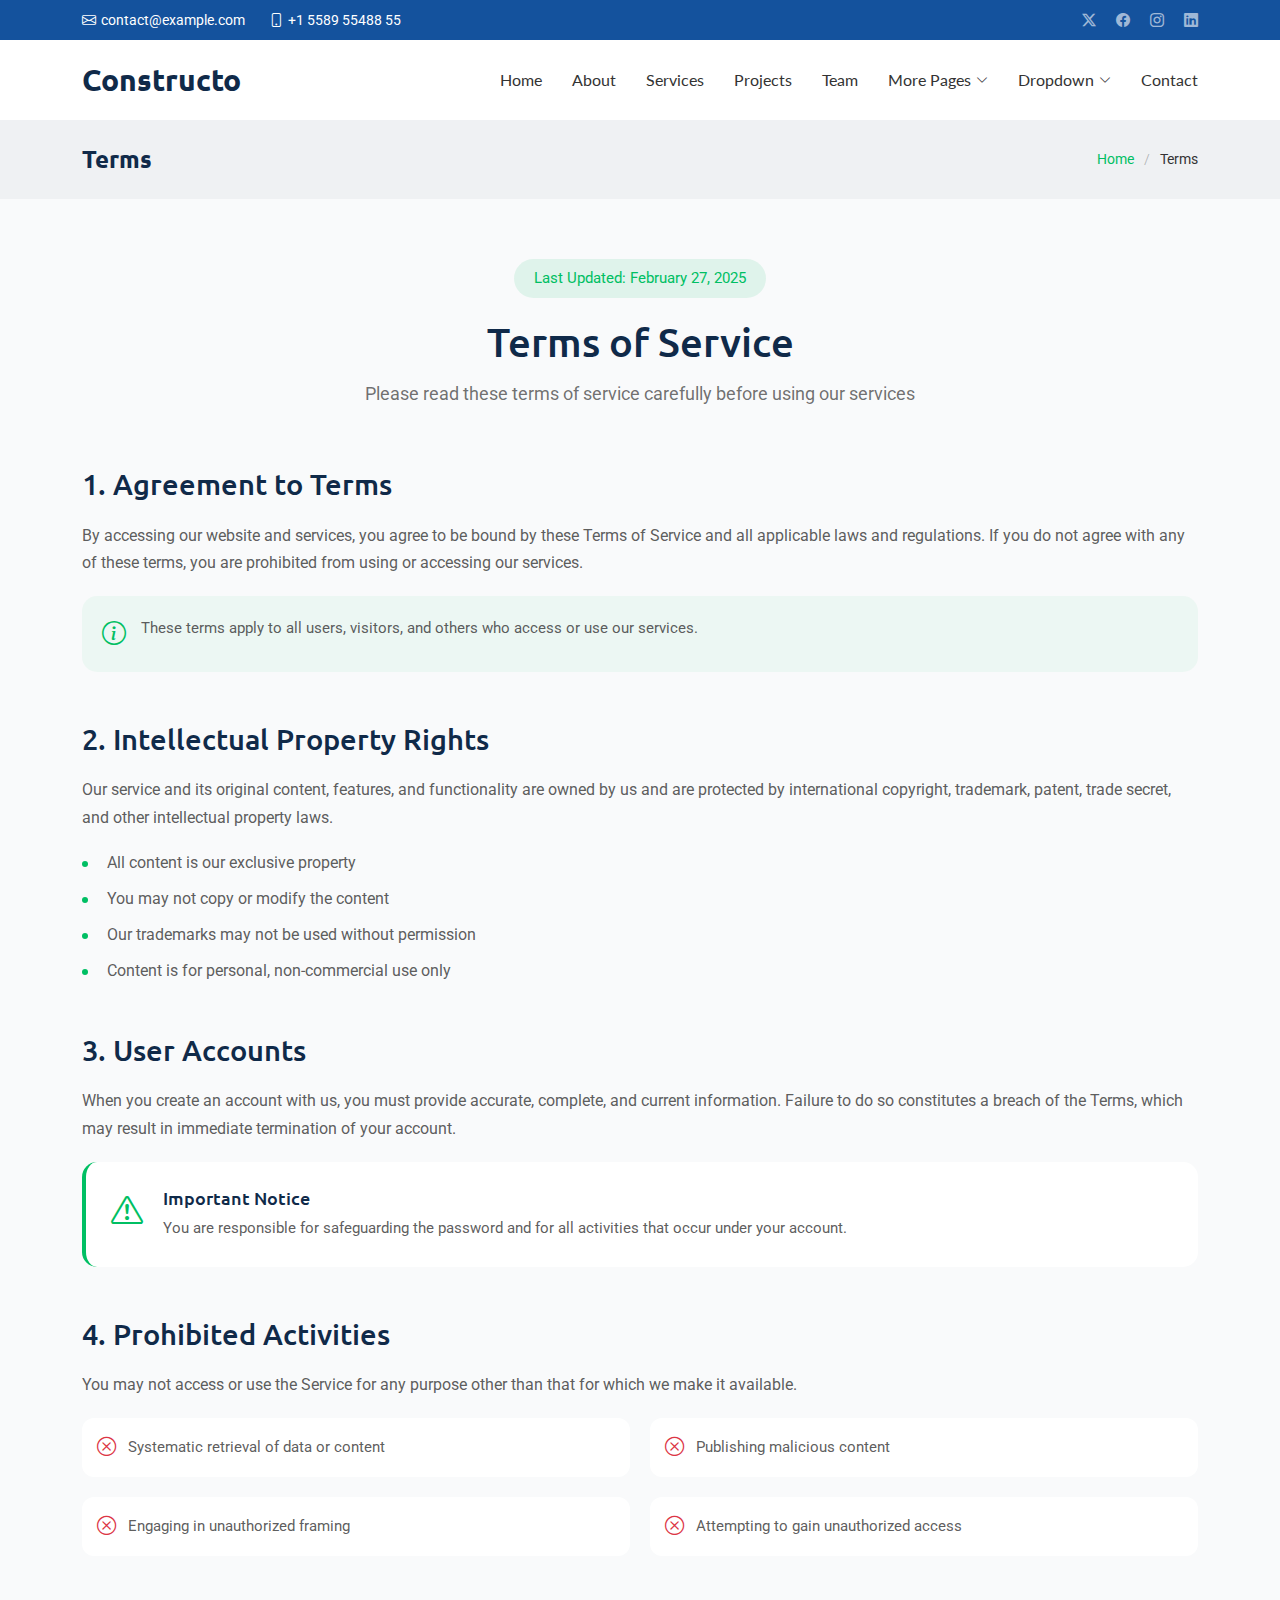
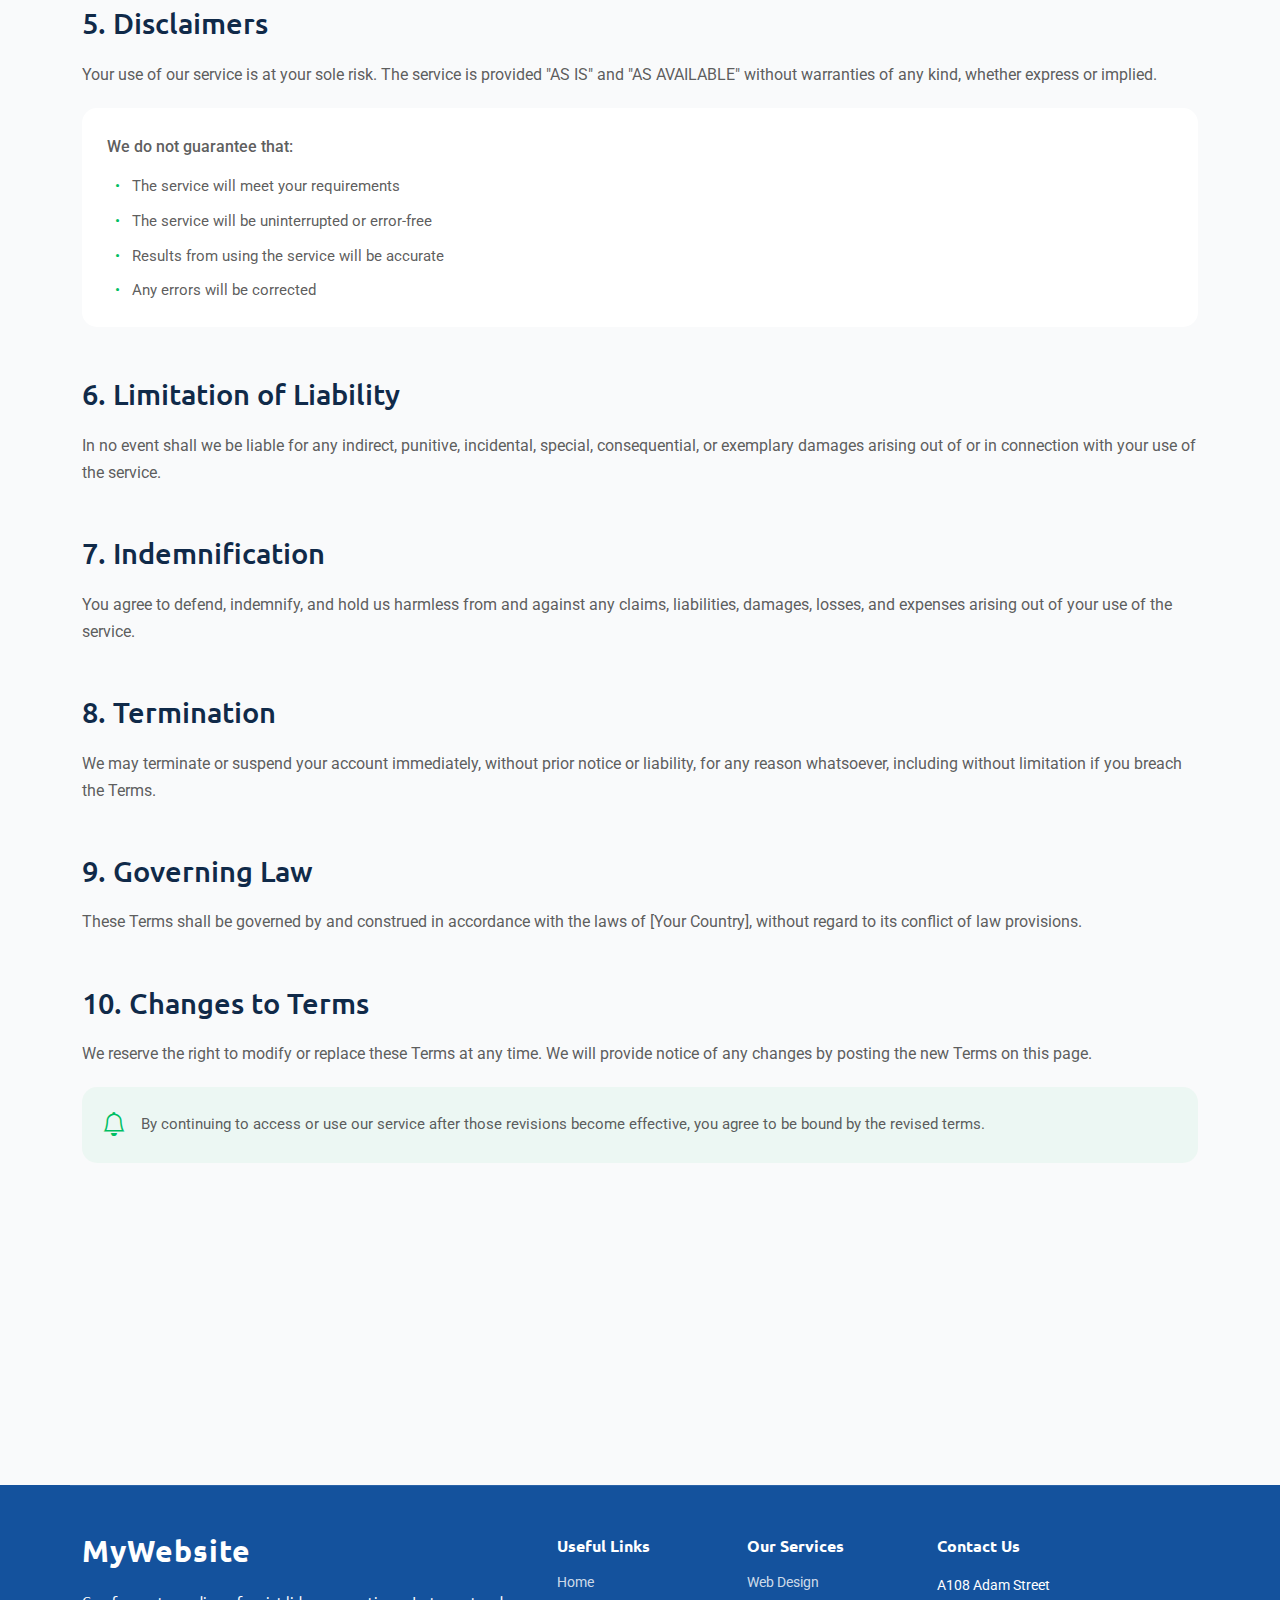
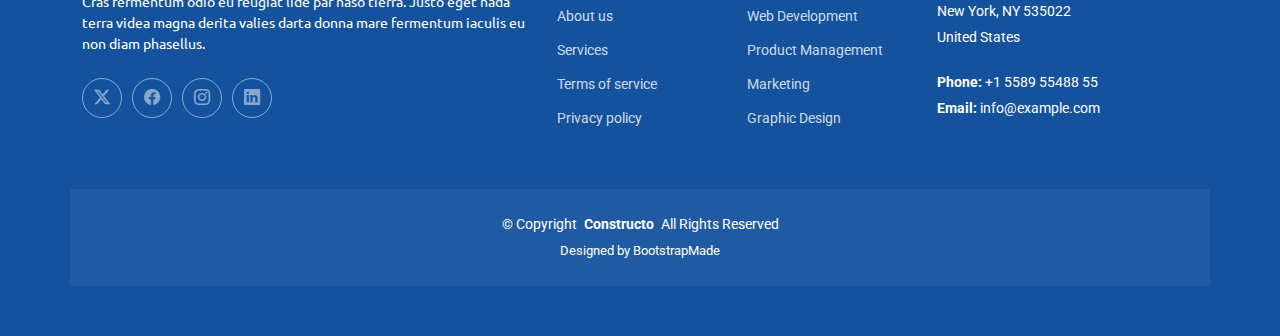
<file: terms.html>
<!DOCTYPE html>
<html lang="en">

<head>
  <meta charset="utf-8">
  <meta content="width=device-width, initial-scale=1.0" name="viewport">
  <title>Terms - Constructo Bootstrap Template</title>
  <meta name="description" content="">
  <meta name="keywords" content="">

  <!-- Favicons -->
  <link href="assets/img/favicon.png" rel="icon">
  <link href="assets/img/apple-touch-icon.png" rel="apple-touch-icon">

  <!-- Fonts -->
  <link href="https://fonts.googleapis.com" rel="preconnect">
  <link href="https://fonts.gstatic.com" rel="preconnect" crossorigin>
  <link href="https://fonts.googleapis.com/css2?family=Roboto:ital,wght@0,100;0,300;0,400;0,500;0,700;0,900;1,100;1,300;1,400;1,500;1,700;1,900&family=Lato:ital,wght@0,100;0,300;0,400;0,700;0,900;1,100;1,300;1,400;1,700;1,900&family=Ubuntu:ital,wght@0,300;0,400;0,500;0,700;1,300;1,400;1,500;1,700&display=swap" rel="stylesheet">

  <!-- Vendor CSS Files -->
  <link href="assets/vendor/bootstrap/css/bootstrap.min.css" rel="stylesheet">
  <link href="assets/vendor/bootstrap-icons/bootstrap-icons.css" rel="stylesheet">
  <link href="assets/vendor/aos/aos.css" rel="stylesheet">
  <link href="assets/vendor/swiper/swiper-bundle.min.css" rel="stylesheet">
  <link href="assets/vendor/glightbox/css/glightbox.min.css" rel="stylesheet">

  <!-- Main CSS File -->
  <link href="assets/css/main.css" rel="stylesheet">

  <!-- =======================================================
  * Template Name: Constructo
  * Template URL: https://bootstrapmade.com/constructo-bootstrap-construction-template/
  * Updated: Aug 30 2025 with Bootstrap v5.3.8
  * Author: BootstrapMade.com
  * License: https://bootstrapmade.com/license/
  ======================================================== -->
</head>

<body class="terms-page">

  <header id="header" class="header sticky-top">

    <div class="topbar d-flex align-items-center dark-background">
      <div class="container d-flex justify-content-center justify-content-md-between">
        <div class="contact-info d-flex align-items-center">
          <i class="bi bi-envelope d-flex align-items-center"><a href="mailto:contact@example.com">contact@example.com</a></i>
          <i class="bi bi-phone d-flex align-items-center ms-4"><span>+1 5589 55488 55</span></i>
        </div>
        <div class="social-links d-none d-md-flex align-items-center">
          <a href="#" class="twitter"><i class="bi bi-twitter-x"></i></a>
          <a href="#" class="facebook"><i class="bi bi-facebook"></i></a>
          <a href="#" class="instagram"><i class="bi bi-instagram"></i></a>
          <a href="#" class="linkedin"><i class="bi bi-linkedin"></i></a>
        </div>
      </div>
    </div><!-- End Top Bar -->

    <div class="branding d-flex align-items-cente">

      <div class="container position-relative d-flex align-items-center justify-content-between">
        <a href="index.html" class="logo d-flex align-items-center">
          <!-- Uncomment the line below if you also wish to use an image logo -->
          <!-- <img src="assets/img/logo.webp" alt=""> -->
          <h1 class="sitename">Constructo</h1>
        </a>

        <nav id="navmenu" class="navmenu">
          <ul>
            <li><a href="index.html">Home</a></li>
            <li><a href="about.html">About</a></li>
            <li><a href="services.html">Services</a></li>
            <li><a href="projects.html">Projects</a></li>
            <li><a href="team.html">Team</a></li>
            <li class="dropdown"><a href="#"><span>More Pages</span> <i class="bi bi-chevron-down toggle-dropdown"></i></a>
              <ul>
                <li><a href="service-details.html">Service Details</a></li>
                <li><a href="project-details.html">Project Details</a></li>
                <li><a href="quote.html">Quote Form</a></li>
                <li><a href="terms.html" class="active">Terms</a></li>
                <li><a href="privacy.html">Privacy</a></li>
                <li><a href="404.html">404</a></li>
              </ul>
            </li>
            <li class="dropdown"><a href="#"><span>Dropdown</span> <i class="bi bi-chevron-down toggle-dropdown"></i></a>
              <ul>
                <li><a href="#">Dropdown 1</a></li>
                <li class="dropdown"><a href="#"><span>Deep Dropdown</span> <i class="bi bi-chevron-down toggle-dropdown"></i></a>
                  <ul>
                    <li><a href="#">Deep Dropdown 1</a></li>
                    <li><a href="#">Deep Dropdown 2</a></li>
                    <li><a href="#">Deep Dropdown 3</a></li>
                    <li><a href="#">Deep Dropdown 4</a></li>
                    <li><a href="#">Deep Dropdown 5</a></li>
                  </ul>
                </li>
                <li><a href="#">Dropdown 2</a></li>
                <li><a href="#">Dropdown 3</a></li>
                <li><a href="#">Dropdown 4</a></li>
              </ul>
            </li>
            <li><a href="contact.html">Contact</a></li>
          </ul>
          <i class="mobile-nav-toggle d-xl-none bi bi-list"></i>
        </nav>

      </div>

    </div>

  </header>

  <main class="main">

    <!-- Page Title -->
    <div class="page-title light-background">
      <div class="container d-lg-flex justify-content-between align-items-center">
        <h1 class="mb-2 mb-lg-0">Terms</h1>
        <nav class="breadcrumbs">
          <ol>
            <li><a href="index.html">Home</a></li>
            <li class="current">Terms</li>
          </ol>
        </nav>
      </div>
    </div><!-- End Page Title -->

    <!-- Terms Of Service Section -->
    <section id="terms-of-service" class="terms-of-service section">

      <div class="container" data-aos="fade-up">
        <!-- Page Header -->
        <div class="tos-header text-center" data-aos="fade-up">
          <span class="last-updated">Last Updated: February 27, 2025</span>
          <h2>Terms of Service</h2>
          <p>Please read these terms of service carefully before using our services</p>
        </div>

        <!-- Content -->
        <div class="tos-content" data-aos="fade-up" data-aos-delay="200">
          <!-- Agreement Section -->
          <div id="agreement" class="content-section">
            <h3>1. Agreement to Terms</h3>
            <p>By accessing our website and services, you agree to be bound by these Terms of Service and all applicable laws and regulations. If you do not agree with any of these terms, you are prohibited from using or accessing our services.</p>
            <div class="info-box">
              <i class="bi bi-info-circle"></i>
              <p>These terms apply to all users, visitors, and others who access or use our services.</p>
            </div>
          </div>

          <!-- Intellectual Property -->
          <div id="intellectual-property" class="content-section">
            <h3>2. Intellectual Property Rights</h3>
            <p>Our service and its original content, features, and functionality are owned by us and are protected by international copyright, trademark, patent, trade secret, and other intellectual property laws.</p>
            <ul class="list-items">
              <li>All content is our exclusive property</li>
              <li>You may not copy or modify the content</li>
              <li>Our trademarks may not be used without permission</li>
              <li>Content is for personal, non-commercial use only</li>
            </ul>
          </div>

          <!-- User Accounts -->
          <div id="user-accounts" class="content-section">
            <h3>3. User Accounts</h3>
            <p>When you create an account with us, you must provide accurate, complete, and current information. Failure to do so constitutes a breach of the Terms, which may result in immediate termination of your account.</p>
            <div class="alert-box">
              <i class="bi bi-exclamation-triangle"></i>
              <div class="alert-content">
                <h5>Important Notice</h5>
                <p>You are responsible for safeguarding the password and for all activities that occur under your account.</p>
              </div>
            </div>
          </div>

          <!-- Prohibited Activities -->
          <div id="prohibited" class="content-section">
            <h3>4. Prohibited Activities</h3>
            <p>You may not access or use the Service for any purpose other than that for which we make it available.</p>
            <div class="prohibited-list">
              <div class="prohibited-item">
                <i class="bi bi-x-circle"></i>
                <span>Systematic retrieval of data or content</span>
              </div>
              <div class="prohibited-item">
                <i class="bi bi-x-circle"></i>
                <span>Publishing malicious content</span>
              </div>
              <div class="prohibited-item">
                <i class="bi bi-x-circle"></i>
                <span>Engaging in unauthorized framing</span>
              </div>
              <div class="prohibited-item">
                <i class="bi bi-x-circle"></i>
                <span>Attempting to gain unauthorized access</span>
              </div>
            </div>
          </div>

          <!-- Disclaimers -->
          <div id="disclaimer" class="content-section">
            <h3>5. Disclaimers</h3>
            <p>Your use of our service is at your sole risk. The service is provided "AS IS" and "AS AVAILABLE" without warranties of any kind, whether express or implied.</p>
            <div class="disclaimer-box">
              <p>We do not guarantee that:</p>
              <ul>
                <li>The service will meet your requirements</li>
                <li>The service will be uninterrupted or error-free</li>
                <li>Results from using the service will be accurate</li>
                <li>Any errors will be corrected</li>
              </ul>
            </div>
          </div>

          <!-- Limitation of Liability -->
          <div id="limitation" class="content-section">
            <h3>6. Limitation of Liability</h3>
            <p>In no event shall we be liable for any indirect, punitive, incidental, special, consequential, or exemplary damages arising out of or in connection with your use of the service.</p>
          </div>

          <!-- Indemnification -->
          <div id="indemnification" class="content-section">
            <h3>7. Indemnification</h3>
            <p>You agree to defend, indemnify, and hold us harmless from and against any claims, liabilities, damages, losses, and expenses arising out of your use of the service.</p>
          </div>

          <!-- Termination -->
          <div id="termination" class="content-section">
            <h3>8. Termination</h3>
            <p>We may terminate or suspend your account immediately, without prior notice or liability, for any reason whatsoever, including without limitation if you breach the Terms.</p>
          </div>

          <!-- Governing Law -->
          <div id="governing-law" class="content-section">
            <h3>9. Governing Law</h3>
            <p>These Terms shall be governed by and construed in accordance with the laws of [Your Country], without regard to its conflict of law provisions.</p>
          </div>

          <!-- Changes -->
          <div id="changes" class="content-section">
            <h3>10. Changes to Terms</h3>
            <p>We reserve the right to modify or replace these Terms at any time. We will provide notice of any changes by posting the new Terms on this page.</p>
            <div class="notice-box">
              <i class="bi bi-bell"></i>
              <p>By continuing to access or use our service after those revisions become effective, you agree to be bound by the revised terms.</p>
            </div>
          </div>
        </div>

        <!-- Contact Section -->
        <div class="tos-contact" data-aos="fade-up" data-aos-delay="300">
          <div class="contact-box">
            <div class="contact-icon">
              <i class="bi bi-envelope"></i>
            </div>
            <div class="contact-content">
              <h4>Questions About Terms?</h4>
              <p>If you have any questions about these Terms, please contact us.</p>
              <a href="#" class="contact-link">Contact Support</a>
            </div>
          </div>
        </div>
      </div>

    </section><!-- /Terms Of Service Section -->

  </main>

  <footer id="footer" class="footer dark-background">

    <div class="container footer-top">
      <div class="row gy-4">
        <div class="col-lg-5 col-md-12 footer-about">
          <a href="index.html" class="logo d-flex align-items-center">
            <span class="sitename">MyWebsite</span>
          </a>
          <p>Cras fermentum odio eu feugiat lide par naso tierra. Justo eget nada terra videa magna derita valies darta donna mare fermentum iaculis eu non diam phasellus.</p>
          <div class="social-links d-flex mt-4">
            <a href=""><i class="bi bi-twitter-x"></i></a>
            <a href=""><i class="bi bi-facebook"></i></a>
            <a href=""><i class="bi bi-instagram"></i></a>
            <a href=""><i class="bi bi-linkedin"></i></a>
          </div>
        </div>

        <div class="col-lg-2 col-6 footer-links">
          <h4>Useful Links</h4>
          <ul>
            <li><a href="#">Home</a></li>
            <li><a href="#">About us</a></li>
            <li><a href="#">Services</a></li>
            <li><a href="#">Terms of service</a></li>
            <li><a href="#">Privacy policy</a></li>
          </ul>
        </div>

        <div class="col-lg-2 col-6 footer-links">
          <h4>Our Services</h4>
          <ul>
            <li><a href="#">Web Design</a></li>
            <li><a href="#">Web Development</a></li>
            <li><a href="#">Product Management</a></li>
            <li><a href="#">Marketing</a></li>
            <li><a href="#">Graphic Design</a></li>
          </ul>
        </div>

        <div class="col-lg-3 col-md-12 footer-contact text-center text-md-start">
          <h4>Contact Us</h4>
          <p>A108 Adam Street</p>
          <p>New York, NY 535022</p>
          <p>United States</p>
          <p class="mt-4"><strong>Phone:</strong> <span>+1 5589 55488 55</span></p>
          <p><strong>Email:</strong> <span>info@example.com</span></p>
        </div>

      </div>
    </div>

    <div class="container copyright text-center mt-4">
      <p>© <span>Copyright</span> <strong class="px-1 sitename">Constructo</strong> <span>All Rights Reserved</span></p>
      <div class="credits">
        <!-- All the links in the footer should remain intact. -->
        <!-- You can delete the links only if you've purchased the pro version. -->
        <!-- Licensing information: https://bootstrapmade.com/license/ -->
        <!-- Purchase the pro version with working PHP/AJAX contact form: [buy-url] -->
        Designed by <a href="https://bootstrapmade.com/">BootstrapMade</a>
      </div>
    </div>

  </footer>

  <!-- Scroll Top -->
  <a href="#" id="scroll-top" class="scroll-top d-flex align-items-center justify-content-center"><i class="bi bi-arrow-up-short"></i></a>

  <!-- Preloader -->
  <div id="preloader"></div>

  <!-- Vendor JS Files -->
  <script src="assets/vendor/bootstrap/js/bootstrap.bundle.min.js"></script>
  <script src="assets/vendor/php-email-form/validate.js"></script>
  <script src="assets/vendor/aos/aos.js"></script>
  <script src="assets/vendor/swiper/swiper-bundle.min.js"></script>
  <script src="assets/vendor/glightbox/js/glightbox.min.js"></script>

  <!-- Main JS File -->
  <script src="assets/js/main.js"></script>

</body>

</html>
</file>
<file: assets/css/main.css>
/**
* Template Name: Constructo
* Template URL: https://bootstrapmade.com/constructo-bootstrap-construction-template/
* Updated: Aug 30 2025 with Bootstrap v5.3.8
* Author: BootstrapMade.com
* License: https://bootstrapmade.com/license/
*/

@charset "UTF-8";

/*--------------------------------------------------------------
# Font & Color Variables
# Help: https://bootstrapmade.com/color-system/
--------------------------------------------------------------*/
/* Fonts */
:root {
  --default-font: "Roboto",  system-ui, -apple-system, "Segoe UI", Roboto, "Helvetica Neue", Arial, "Noto Sans", "Liberation Sans", sans-serif, "Apple Color Emoji", "Segoe UI Emoji", "Segoe UI Symbol", "Noto Color Emoji";
  --heading-font: "Ubuntu",  sans-serif;
  --nav-font: "Lato",  sans-serif;
}

/* Global Colors - The following color variables are used throughout the website. Updating them here will change the color scheme of the entire website */
:root { 
  --background-color: #f9fafb; /* Background color for the entire website, including individual sections */
  --default-color: #333333; /* Default color used for the majority of the text content across the entire website */
  --heading-color: #102a49; /* Color for headings, subheadings and title throughout the website */
  --accent-color: #00bf63; /* Accent color that represents your brand on the website. It's used for buttons, links, and other elements that need to stand out */
  --surface-color: #ffffff; /* The surface color is used as a background of boxed elements within sections, such as cards, icon boxes, or other elements that require a visual separation from the global background. */
  --contrast-color: #ffffff; /* Contrast color for text, ensuring readability against backgrounds of accent, heading, or default colors. */
}

/* Nav Menu Colors - The following color variables are used specifically for the navigation menu. They are separate from the global colors to allow for more customization options */
:root {
  --nav-color: #333333;  /* The default color of the main navmenu links */
  --nav-hover-color: #14529d; /* Applied to main navmenu links when they are hovered over or active */
  --nav-mobile-background-color: #ffffff; /* Used as the background color for mobile navigation menu */
  --nav-dropdown-background-color: #ffffff; /* Used as the background color for dropdown items that appear when hovering over primary navigation items */
  --nav-dropdown-color: #333333; /* Used for navigation links of the dropdown items in the navigation menu. */
  --nav-dropdown-hover-color: #00bf63; /* Similar to --nav-hover-color, this color is applied to dropdown navigation links when they are hovered over. */
}

/* Color Presets - These classes override global colors when applied to any section or element, providing reuse of the sam color scheme. */

.light-background {
  --background-color: #eff1f3;
  --surface-color: #ffffff;
}

.dark-background {
  --background-color: #14529d;
  --default-color: #ffffff;
  --heading-color: #ffffff;
  --accent-color: #ffffff;
  --surface-color: #252525;
  --contrast-color: #ffffff;
}

/* Smooth scroll */
:root {
  scroll-behavior: smooth;
}

/*--------------------------------------------------------------
# General Styling & Shared Classes
--------------------------------------------------------------*/
body {
  color: var(--default-color);
  background-color: var(--background-color);
  font-family: var(--default-font);
}

a {
  color: var(--accent-color);
  text-decoration: none;
  transition: 0.3s;
}

a:hover {
  color: color-mix(in srgb, var(--accent-color), transparent 25%);
  text-decoration: none;
}

h1,
h2,
h3,
h4,
h5,
h6 {
  color: var(--heading-color);
  font-family: var(--heading-font);
}

/* PHP Email Form Messages
------------------------------*/
.php-email-form .error-message {
  display: none;
  background: #df1529;
  color: #ffffff;
  text-align: left;
  padding: 15px;
  margin-bottom: 24px;
  font-weight: 600;
}

.php-email-form .sent-message {
  display: none;
  color: #ffffff;
  background: #059652;
  text-align: center;
  padding: 15px;
  margin-bottom: 24px;
  font-weight: 600;
}

.php-email-form .loading {
  display: none;
  background: var(--surface-color);
  text-align: center;
  padding: 15px;
  margin-bottom: 24px;
}

.php-email-form .loading:before {
  content: "";
  display: inline-block;
  border-radius: 50%;
  width: 24px;
  height: 24px;
  margin: 0 10px -6px 0;
  border: 3px solid var(--accent-color);
  border-top-color: var(--surface-color);
  animation: php-email-form-loading 1s linear infinite;
}

@keyframes php-email-form-loading {
  0% {
    transform: rotate(0deg);
  }

  100% {
    transform: rotate(360deg);
  }
}

/*--------------------------------------------------------------
# Global Header
--------------------------------------------------------------*/
.header {
  --background-color: #ffffff;
  color: var(--default-color);
  transition: all 0.5s;
  z-index: 997;
  background-color: var(--background-color);
}

.header .topbar {
  background-color: var(--background-color);
  height: 40px;
  padding: 0;
  font-size: 14px;
  transition: all 0.5s;
}

.header .topbar .contact-info i {
  font-style: normal;
  color: var(--contrast-color);
}

.header .topbar .contact-info i a,
.header .topbar .contact-info i span {
  padding-left: 5px;
  color: var(--contrast-color);
}

@media (max-width: 575px) {

  .header .topbar .contact-info i a,
  .header .topbar .contact-info i span {
    font-size: 13px;
  }
}

.header .topbar .contact-info i a {
  line-height: 0;
  transition: 0.3s;
}

.header .topbar .contact-info i a:hover {
  color: var(--contrast-color);
  text-decoration: underline;
}

.header .topbar .social-links a {
  color: color-mix(in srgb, var(--contrast-color), transparent 40%);
  line-height: 0;
  transition: 0.3s;
  margin-left: 20px;
}

.header .topbar .social-links a:hover {
  color: var(--contrast-color);
}

.header .branding {
  min-height: 60px;
  padding: 10px 0;
}

.header .logo {
  line-height: 1;
}

.header .logo img {
  max-height: 55px; /* Adjust this value as needed (e.g., 50px for subtler, 58px for max without overflow) */
  margin-right: 8px;
  width: auto; /* Ensures proportional scaling */
  height: auto; /* Keeps aspect ratio intact */
}

.header .logo h1 {
  font-size: 30px;
  margin: 0;
  font-weight: 700;
  color: var(--heading-color);
}

.scrolled .header {
  box-shadow: 0px 0 18px rgba(0, 0, 0, 0.1);
}

.scrolled .header .topbar {
  height: 0;
  visibility: hidden;
  overflow: hidden;
}

/*--------------------------------------------------------------
# Navigation Menu
--------------------------------------------------------------*/
/* Navmenu - Desktop */
@media (min-width: 1200px) {
  .navmenu {
    padding: 0;
  }

  .navmenu ul {
    margin: 0;
    padding: 0;
    display: flex;
    list-style: none;
    align-items: center;
  }

  .navmenu li {
    position: relative;
  }

  .navmenu a,
  .navmenu a:focus {
    color: var(--nav-color);
    padding: 18px 15px;
    font-size: 16px;
    font-family: var(--nav-font);
    font-weight: 400;
    display: flex;
    align-items: center;
    justify-content: space-between;
    white-space: nowrap;
    transition: 0.3s;
  }

  .navmenu a i,
  .navmenu a:focus i {
    font-size: 12px;
    line-height: 0;
    margin-left: 5px;
    transition: 0.3s;
  }

  .navmenu li:last-child a {
    padding-right: 0;
  }

  .navmenu li:hover>a,
  .navmenu .active,
  .navmenu .active:focus {
    color: var(--nav-hover-color);
  }

  .navmenu .dropdown ul {
    margin: 0;
    padding: 10px 0;
    background: var(--nav-dropdown-background-color);
    display: block;
    position: absolute;
    visibility: hidden;
    left: 14px;
    top: 130%;
    opacity: 0;
    transition: 0.3s;
    border-radius: 4px;
    z-index: 99;
    box-shadow: 0px 0px 30px rgba(0, 0, 0, 0.1);
  }

  .navmenu .dropdown ul li {
    min-width: 200px;
  }

  .navmenu .dropdown ul a {
    padding: 10px 20px;
    font-size: 15px;
    text-transform: none;
    color: var(--nav-dropdown-color);
  }

  .navmenu .dropdown ul a i {
    font-size: 12px;
  }

  .navmenu .dropdown ul a:hover,
  .navmenu .dropdown ul .active:hover,
  .navmenu .dropdown ul li:hover>a {
    color: var(--nav-dropdown-hover-color);
  }

  .navmenu .dropdown:hover>ul {
    opacity: 1;
    top: 100%;
    visibility: visible;
  }

  .navmenu .dropdown .dropdown ul {
    top: 0;
    left: -90%;
    visibility: hidden;
  }

  .navmenu .dropdown .dropdown:hover>ul {
    opacity: 1;
    top: 0;
    left: -100%;
    visibility: visible;
  }
}

/* Navmenu - Mobile */
@media (max-width: 1199px) {
  .mobile-nav-toggle {
    color: var(--nav-color);
    font-size: 28px;
    line-height: 0;
    margin-right: 10px;
    cursor: pointer;
    transition: color 0.3s;
  }

  .navmenu {
    padding: 0;
    z-index: 9997;
  }

  .navmenu ul {
    display: none;
    list-style: none;
    position: absolute;
    inset: 60px 20px 20px 20px;
    padding: 10px 0;
    margin: 0;
    border-radius: 6px;
    background-color: var(--nav-mobile-background-color);
    overflow-y: auto;
    transition: 0.3s;
    z-index: 9998;
    box-shadow: 0px 0px 30px rgba(0, 0, 0, 0.1);
  }

  .navmenu a,
  .navmenu a:focus {
    color: var(--nav-dropdown-color);
    padding: 10px 20px;
    font-family: var(--nav-font);
    font-size: 17px;
    font-weight: 500;
    display: flex;
    align-items: center;
    justify-content: space-between;
    white-space: nowrap;
    transition: 0.3s;
  }

  .navmenu a i,
  .navmenu a:focus i {
    font-size: 12px;
    line-height: 0;
    margin-left: 5px;
    width: 30px;
    height: 30px;
    display: flex;
    align-items: center;
    justify-content: center;
    border-radius: 50%;
    transition: 0.3s;
    background-color: color-mix(in srgb, var(--accent-color), transparent 90%);
  }

  .navmenu a i:hover,
  .navmenu a:focus i:hover {
    background-color: var(--accent-color);
    color: var(--contrast-color);
  }

  .navmenu a:hover,
  .navmenu .active,
  .navmenu .active:focus {
    color: var(--nav-dropdown-hover-color);
  }

  .navmenu .active i,
  .navmenu .active:focus i {
    background-color: var(--accent-color);
    color: var(--contrast-color);
    transform: rotate(180deg);
  }

  .navmenu .dropdown ul {
    position: static;
    display: none;
    z-index: 99;
    padding: 10px 0;
    margin: 10px 20px;
    background-color: var(--nav-dropdown-background-color);
    border: 1px solid color-mix(in srgb, var(--default-color), transparent 90%);
    box-shadow: none;
    transition: all 0.5s ease-in-out;
  }

  .navmenu .dropdown ul ul {
    background-color: rgba(33, 37, 41, 0.1);
  }

  .navmenu .dropdown>.dropdown-active {
    display: block;
    background-color: rgba(33, 37, 41, 0.03);
  }

  .mobile-nav-active {
    overflow: hidden;
  }

  .mobile-nav-active .mobile-nav-toggle {
    color: #fff;
    position: absolute;
    font-size: 32px;
    top: 15px;
    right: 15px;
    margin-right: 0;
    z-index: 9999;
  }

  .mobile-nav-active .navmenu {
    position: fixed;
    overflow: hidden;
    inset: 0;
    background: rgba(33, 37, 41, 0.8);
    transition: 0.3s;
  }

  .mobile-nav-active .navmenu>ul {
    display: block;
  }
}

/*--------------------------------------------------------------
# Global Footer
--------------------------------------------------------------*/
.footer {
  color: var(--default-color);
  background-color: var(--background-color);
  font-size: 14px;
  padding-bottom: 50px;
  position: relative;
}

.footer .footer-top {
  padding-top: 50px;
  border-top: 1px solid color-mix(in srgb, var(--default-color), transparent 90%);
}

.footer .footer-about .logo {
  line-height: 1;
  margin-bottom: 25px;
}

.footer .footer-about .logo img {
  max-height: 40px;
  margin-right: 6px;
}

.footer .footer-about .logo span {
  color: var(--heading-color);
  font-size: 30px;
  font-weight: 700;
  letter-spacing: 1px;
  font-family: var(--heading-font);
}

.footer .footer-about p {
  font-size: 14px;
  font-family: var(--heading-font);
}

.footer .social-links a {
  display: flex;
  align-items: center;
  justify-content: center;
  width: 40px;
  height: 40px;
  border-radius: 50%;
  border: 1px solid color-mix(in srgb, var(--default-color), transparent 50%);
  font-size: 16px;
  color: color-mix(in srgb, var(--default-color), transparent 50%);
  margin-right: 10px;
  transition: 0.3s;
}

.footer .social-links a:hover {
  color: var(--accent-color);
  border-color: var(--accent-color);
}

.footer h4 {
  font-size: 16px;
  font-weight: bold;
  position: relative;
  padding-bottom: 12px;
}

.footer .footer-links {
  margin-bottom: 30px;
}

.footer .footer-links ul {
  list-style: none;
  padding: 0;
  margin: 0;
}

.footer .footer-links ul i {
  padding-right: 2px;
  font-size: 12px;
  line-height: 0;
}

.footer .footer-links ul li {
  padding: 10px 0;
  display: flex;
  align-items: center;
}

.footer .footer-links ul li:first-child {
  padding-top: 0;
}

.footer .footer-links ul a {
  color: color-mix(in srgb, var(--default-color), transparent 20%);
  display: inline-block;
  line-height: 1;
}

.footer .footer-links ul a:hover {
  color: var(--accent-color);
}

.footer .footer-contact p {
  margin-bottom: 5px;
}

.footer .copyright {
  padding-top: 25px;
  padding-bottom: 25px;
  background-color: color-mix(in srgb, var(--default-color), transparent 95%);
}

.footer .copyright p {
  margin-bottom: 0;
}

.footer .credits {
  margin-top: 6px;
  font-size: 13px;
}

/*--------------------------------------------------------------
# Preloader
--------------------------------------------------------------*/
#preloader {
  position: fixed;
  inset: 0;
  z-index: 999999;
  overflow: hidden;
  background: var(--background-color);
  transition: all 0.6s ease-out;
}

#preloader:before {
  content: "";
  position: fixed;
  top: calc(50% - 30px);
  left: calc(50% - 30px);
  border: 6px solid #ffffff;
  border-color: var(--accent-color) transparent var(--accent-color) transparent;
  border-radius: 50%;
  width: 60px;
  height: 60px;
  animation: animate-preloader 1.5s linear infinite;
}

@keyframes animate-preloader {
  0% {
    transform: rotate(0deg);
  }

  100% {
    transform: rotate(360deg);
  }
}

/*--------------------------------------------------------------
# Scroll Top Button
--------------------------------------------------------------*/
.scroll-top {
  position: fixed;
  visibility: hidden;
  opacity: 0;
  right: 15px;
  bottom: 15px;
  z-index: 99999;
  background-color: var(--accent-color);
  width: 40px;
  height: 40px;
  border-radius: 4px;
  transition: all 0.4s;
}

.scroll-top i {
  font-size: 24px;
  color: var(--contrast-color);
  line-height: 0;
}

.scroll-top:hover {
  background-color: color-mix(in srgb, var(--accent-color), transparent 20%);
  color: var(--contrast-color);
}

.scroll-top.active {
  visibility: visible;
  opacity: 1;
}

/*--------------------------------------------------------------
# Disable aos animation delay on mobile devices
--------------------------------------------------------------*/
@media screen and (max-width: 768px) {
  [data-aos-delay] {
    transition-delay: 0 !important;
  }
}

/*--------------------------------------------------------------
# Global Page Titles & Breadcrumbs
--------------------------------------------------------------*/
.page-title {
  color: var(--default-color);
  background-color: var(--background-color);
  padding: 25px 0;
  position: relative;
}

.page-title h1 {
  font-size: 24px;
  font-weight: 700;
}

.page-title .breadcrumbs ol {
  display: flex;
  flex-wrap: wrap;
  list-style: none;
  padding: 0;
  margin: 0;
  font-size: 14px;
  font-weight: 400;
}

.page-title .breadcrumbs ol li+li {
  padding-left: 10px;
}

.page-title .breadcrumbs ol li+li::before {
  content: "/";
  display: inline-block;
  padding-right: 10px;
  color: color-mix(in srgb, var(--default-color), transparent 70%);
}

/*--------------------------------------------------------------
# Global Sections
--------------------------------------------------------------*/
section,
.section {
  color: var(--default-color);
  background-color: var(--background-color);
  padding: 60px 0;
  scroll-margin-top: 90px;
  overflow: clip;
}

@media (max-width: 1199px) {

  section,
  .section {
    scroll-margin-top: 66px;
  }
}

/*--------------------------------------------------------------
# Global Section Titles
--------------------------------------------------------------*/
.section-title {
  padding-bottom: 60px;
  position: relative;
}

.section-title h2 {
  font-size: 24px;
  font-weight: 700;
  padding: 0;
  line-height: 1px;
  margin: 0;
  letter-spacing: 0.5px;
  text-transform: uppercase;
  position: relative;
}

.section-title h2::after {
  content: "";
  width: 120px;
  height: 1px;
  display: inline-block;
  background: var(--accent-color);
  margin: 4px 10px;
}

.section-title p {
  color: color-mix(in srgb, var(--default-color), transparent 50%);
  margin: 5px 0 0 0;
  font-size: 16px;
  font-weight: 500;
  font-family: var(--heading-font);
}

/*--------------------------------------------------------------
# Hero Section
--------------------------------------------------------------*/
.hero {
  position: relative;
  padding: 120px 0;
  background-color: var(--background-color);
  overflow: hidden;
}

.hero::before {
  content: "";
  position: absolute;
  top: 0;
  left: 0;
  width: 100%;
  height: 100%;
  background-image: url("../img/hero/hero-bg2.webp");
  background-size: cover;
  background-position: center;
  opacity: 0.10;
  z-index: 0;
}

.hero .container {
  position: relative;
  z-index: 1;
}

.hero .hero-content {
  margin-bottom: 30px;
}

.hero .hero-content .subtitle {
  display: inline-block;
  font-weight: 600;
  font-size: 9px;/* 2/3 of 14px ≈ 9.33px; rounded down for crispness—bump to 10px if it feels too tiny on mobile */
  text-transform: uppercase;
  color: var(--accent-color);
  margin-bottom: 15px;
  letter-spacing: 1px;
  position: relative;
  padding-left: 25px;
}

.hero .hero-content .subtitle::before {
  content: "";
  position: absolute;
  left: 0;
  top: 50%;
  width: 15px;
  height: 2px;
  background-color: var(--accent-color);
  transform: translateY(-50%);
}

.hero .hero-content h1 {
  font-size: 36px;
  font-weight: 700;
  margin-bottom: 20px;
  line-height: 1.2;
}

@media (max-width: 992px) {
  .hero .hero-content h1 {
    font-size: 36px;
  }
}

@media (max-width: 768px) {
  .hero .hero-content h1 {
    font-size: 32px;
  }
}

.hero .hero-content p {
  font-size: 18px;
  margin-bottom: 30px;
  color: color-mix(in srgb, var(--default-color), transparent 20%);
}

.hero .hero-buttons {
  display: flex;
  gap: 15px;
  margin-bottom: 40px;
}

@media (max-width: 576px) {
  .hero .hero-buttons {
    flex-direction: column;
    gap: 10px;
  }
}

.hero .hero-buttons .btn-primary {
  display: inline-block;
  padding: 14px 32px;
  background-color: var(--accent-color);
  color: var(--contrast-color);
  border-radius: 4px;
  font-weight: 600;
  transition: all 0.3s ease;
}

.hero .hero-buttons .btn-primary:hover {
  background-color: color-mix(in srgb, var(--accent-color), black 15%);
  transform: translateY(-3px);
  box-shadow: 0 10px 20px rgba(0, 0, 0, 0.1);
}

.hero .hero-buttons .btn-secondary {
  display: inline-block;
  padding: 14px 32px;
  background-color: transparent;
  color: var(--default-color);
  border: 1px solid color-mix(in srgb, var(--default-color), transparent 70%);
  border-radius: 4px;
  font-weight: 600;
  transition: all 0.3s ease;
}

.hero .hero-buttons .btn-secondary:hover {
  background-color: color-mix(in srgb, var(--default-color), transparent 95%);
  border-color: var(--default-color);
  transform: translateY(-3px);
}

.hero .trust-badges {
  display: flex;
  gap: 30px;
}

@media (max-width: 768px) {
  .hero .trust-badges {
    flex-wrap: wrap;
    gap: 20px;
  }
}

.hero .trust-badges .badge-item {
  display: flex;
  align-items: center;
  gap: 12px;
}

.hero .trust-badges .badge-item i {
  font-size: 32px;
  color: var(--accent-color);
}

.hero .trust-badges .badge-item .badge-text {
  display: flex;
  flex-direction: column;
}

.hero .trust-badges .badge-item .badge-text .count {
  font-size: 24px;
  font-weight: 700;
  color: var(--heading-color);
  line-height: 1;
}

.hero .trust-badges .badge-item .badge-text .label {
  font-size: 14px;
  color: color-mix(in srgb, var(--default-color), transparent 30%);
}

.hero .hero-image {
  position: relative;
  border-radius: 8px;
  overflow: hidden;
  box-shadow: 0 20px 40px rgba(0, 0, 0, 0.1);
}

.hero .hero-image img {
  width: 100%;
  height: auto;
  border-radius: 8px;
  transition: transform 0.5s ease;
}

.hero .hero-image:hover img {
  transform: scale(1.05);
}

.hero .hero-image .image-badge {
  position: absolute;
  bottom: 30px;
  left: 30px;
  background-color: var(--accent-color);
  color: var(--contrast-color);
  padding: 15px 20px;
  border-radius: 4px;
  box-shadow: 0 5px 15px rgba(0, 0, 0, 0.1);
}

.hero .hero-image .image-badge span {
  display: block;
  font-weight: 700;
  font-size: 18px;
}

.hero .hero-image .image-badge p {
  margin: 0;
  font-size: 14px;
  opacity: 0.9;
}

@media (max-width: 992px) {
  .hero {
    padding: 80px 0;
  }

  .hero .hero-content {
    margin-bottom: 50px;
  }
}

/*--------------------------------------------------------------
# About Section
--------------------------------------------------------------*/
.about {
  position: relative;
}

.about .about-content h2 {
  font-size: 2.5rem;
  font-weight: 700;
  margin-bottom: 1.5rem;
  position: relative;
}

.about .about-content h2:after {
  content: "";
  position: absolute;
  left: 0;
  bottom: -0.5rem;
  width: 80px;
  height: 4px;
  background-color: var(--accent-color);
}

.about .about-content .lead {
  font-size: 1.15rem;
  margin-bottom: 1.5rem;
  color: color-mix(in srgb, var(--heading-color), transparent 10%);
}

.about .about-content p {
  margin-bottom: 1rem;
  line-height: 1.7;
}

.about .achievement-boxes .achievement-box {
  background-color: var(--surface-color);
  border-left: 4px solid var(--accent-color);
  padding: 1.2rem;
  height: 100%;
  box-shadow: 0 5px 15px rgba(0, 0, 0, 0.05);
  transition: all 0.3s ease;
}

.about .achievement-boxes .achievement-box:hover {
  transform: translateY(-5px);
  box-shadow: 0 8px 20px rgba(0, 0, 0, 0.08);
}

.about .achievement-boxes .achievement-box h3 {
  font-size: 2rem;
  font-weight: 700;
  margin-bottom: 0.3rem;
  color: var(--accent-color);
}

.about .achievement-boxes .achievement-box p {
  margin-bottom: 0;
  font-size: 0.9rem;
  font-weight: 500;
}

.about .certifications h5 {
  font-size: 1.1rem;
  margin-bottom: 1rem;
  font-weight: 600;
}

.about .certifications img {
  transition: transform 0.3s ease;
  filter: grayscale(100%);
  opacity: 0.7;
}

.about .certifications img:hover {
  filter: grayscale(0);
  opacity: 1;
  transform: scale(1.05);
}

.about .cta-container .btn-primary {
  background-color: var(--accent-color);
  border-color: var(--accent-color);
  color: var(--contrast-color);
  padding: 0.75rem 1.5rem;
  font-weight: 500;
  border-radius: 4px;
  transition: all 0.3s ease;
}

.about .cta-container .btn-primary:hover {
  background-color: color-mix(in srgb, var(--accent-color), #000 10%);
  border-color: color-mix(in srgb, var(--accent-color), #000 10%);
  transform: translateY(-3px);
  box-shadow: 0 5px 15px color-mix(in srgb, var(--accent-color), transparent 70%);
}

.about .about-image {
  position: relative;
}

.about .about-image .main-image {
  border-radius: 8px;
  box-shadow: 0 15px 30px rgba(0, 0, 0, 0.1);
  width: 100%;
}

.about .about-image .image-overlay {
  position: absolute;
  bottom: -60px;
  right: -30px;
  width: 50%;
  z-index: 2;
  border-radius: 8px;
  box-shadow: 0 15px 30px rgba(0, 0, 0, 0.15);
}

.about .about-image .image-overlay img {
  border: 5px solid var(--background-color);
}

.about .about-image .experience-badge {
  position: absolute;
  top: 30px;
  left: -30px;
  background-color: var(--accent-color);
  color: var(--contrast-color);
  padding: 1.5rem;
  border-radius: 50%;
  width: 130px;
  height: 130px;
  display: flex;
  flex-direction: column;
  justify-content: center;
  align-items: center;
  text-align: center;
  box-shadow: 0 10px 25px color-mix(in srgb, var(--accent-color), transparent 60%);
}

.about .about-image .experience-badge span {
  font-size: 2rem;
  font-weight: 700;
  line-height: 1;
}

.about .about-image .experience-badge p {
  font-size: 0.8rem;
  margin-bottom: 0;
  margin-top: 0.3rem;
}

@media (max-width: 991.98px) {
  .about .about-image {
    margin-top: 3rem;
  }

  .about .about-image .image-overlay {
    bottom: -40px;
    right: -20px;
  }

  .about .about-image .experience-badge {
    width: 100px;
    height: 100px;
    padding: 1rem;
    left: -20px;
  }

  .about .about-image .experience-badge span {
    font-size: 1.5rem;
  }

  .about .about-image .experience-badge p {
    font-size: 0.7rem;
  }
}

@media (max-width: 767.98px) {
  .about .achievement-boxes .achievement-box {
    padding: 1rem;
  }

  .about .achievement-boxes .achievement-box h3 {
    font-size: 1.8rem;
  }

  .about .achievement-boxes .achievement-box p {
    font-size: 0.8rem;
  }

  .about .about-image .image-overlay {
    bottom: -30px;
    right: 0;
    width: 40%;
  }
}

/*--------------------------------------------------------------
# Services Section
--------------------------------------------------------------*/
.services {
  position: relative;
}

.services .service-card {
  background-color: var(--surface-color);
  padding: 2.5rem;
  border-radius: 8px;
  box-shadow: 0 10px 30px rgba(0, 0, 0, 0.05);
  height: 100%;
  position: relative;
  transition: all 0.3s ease;
  overflow: hidden;
}

.services .service-card:hover {
  transform: translateY(-5px);
  box-shadow: 0 15px 35px rgba(0, 0, 0, 0.1);
}

.services .service-card.featured {
  border: 2px solid var(--accent-color);
}

.services .service-card.featured .service-icon {
  background-color: color-mix(in srgb, var(--accent-color), transparent 85%);
}

.services .service-card .service-badge {
  position: absolute;
  top: 0;
  right: 0;
  background-color: var(--accent-color);
  color: var(--contrast-color);
  font-size: 0.75rem;
  font-weight: 600;
  padding: 0.25rem 1rem;
  border-radius: 0 0 0 8px;
}

.services .service-card .service-icon {
  width: 70px;
  height: 70px;
  border-radius: 50%;
  display: flex;
  align-items: center;
  justify-content: center;
  margin-bottom: 1.5rem;
  background-color: color-mix(in srgb, var(--heading-color), transparent 90%);
  transition: all 0.3s ease;
}

.services .service-card .service-icon i {
  font-size: 2rem;
  color: var(--accent-color);
}

.services .service-card h3 {
  font-size: 1.5rem;
  margin-bottom: 1rem;
  font-weight: 700;
}

.services .service-card p {
  margin-bottom: 1.5rem;
  color: color-mix(in srgb, var(--default-color), transparent 20%);
}

.services .service-card .service-features {
  display: flex;
  flex-direction: column;
  gap: 0.5rem;
  margin-bottom: 1.5rem;
}

.services .service-card .service-features span {
  display: flex;
  align-items: center;
  gap: 0.5rem;
  font-size: 0.9rem;
}

.services .service-card .service-features span i {
  color: var(--accent-color);
}

.services .service-card .service-link {
  display: inline-flex;
  align-items: center;
  gap: 0.5rem;
  font-weight: 600;
  color: var(--accent-color);
  transition: all 0.3s ease;
}

.services .service-card .service-link:hover {
  gap: 0.75rem;
}

.services .service-image-block {
  height: 100%;
  border-radius: 8px;
  overflow: hidden;
  box-shadow: 0 10px 30px rgba(0, 0, 0, 0.1);
}

.services .service-image-block img {
  width: 100%;
  height: 100%;
  object-fit: cover;
}

.services .service-list-block {
  height: 100%;
  padding: 2rem;
  display: flex;
  flex-direction: column;
}

.services .service-list-block h3 {
  font-size: 1.75rem;
  margin-bottom: 1rem;
  font-weight: 700;
}

.services .service-list-block p {
  margin-bottom: 2rem;
  color: color-mix(in srgb, var(--default-color), transparent 20%);
}

.services .service-list {
  display: flex;
  flex-direction: column;
  gap: 1.5rem;
}

.services .service-list-item {
  display: flex;
  gap: 1rem;
  padding-bottom: 1.5rem;
  border-bottom: 1px solid color-mix(in srgb, var(--default-color), transparent 90%);
}

.services .service-list-item:last-child {
  border-bottom: none;
  padding-bottom: 0;
}

.services .service-list-item .service-list-icon {
  flex-shrink: 0;
  width: 50px;
  height: 50px;
  border-radius: 8px;
  display: flex;
  align-items: center;
  justify-content: center;
  background-color: color-mix(in srgb, var(--accent-color), transparent 85%);
}

.services .service-list-item .service-list-icon i {
  font-size: 1.5rem;
  color: var(--accent-color);
}

.services .service-list-item .service-list-content h4 {
  font-size: 1.2rem;
  margin-bottom: 0.5rem;
  font-weight: 600;
}

.services .service-list-item .service-list-content p {
  margin-bottom: 0;
  font-size: 0.95rem;
  color: color-mix(in srgb, var(--default-color), transparent 20%);
}

.services .cta-container {
  margin-top: 5rem;
  padding: 3rem;
  background-color: color-mix(in srgb, var(--heading-color), transparent 90%);
  border-radius: 10px;
}

.services .cta-container h3 {
  font-size: 1.75rem;
  margin-bottom: 1rem;
  color: var(--heading-color);
}

.services .cta-container p {
  max-width: 700px;
  margin: 0 auto 2rem;
  color: color-mix(in srgb, var(--default-color), transparent 20%);
}

.services .cta-container .btn-cta {
  background-color: var(--accent-color);
  color: var(--contrast-color);
  padding: 0.75rem 2rem;
  font-weight: 600;
  border-radius: 50px;
  transition: all 0.3s ease;
}

.services .cta-container .btn-cta:hover {
  background-color: color-mix(in srgb, var(--accent-color), #000 15%);
  transform: translateY(-3px);
}

@media (max-width: 992px) {
  .services .service-list-block {
    margin-top: 2rem;
  }

  .services .service-card {
    padding: 2rem;
  }

  .services .cta-container {
    padding: 2rem;
  }

  .services .cta-container h3 {
    font-size: 1.5rem;
  }
}

@media (max-width: 768px) {
  .services .service-list-item {
    flex-direction: column;
    gap: 1rem;
  }

  .services .service-list-item .service-list-icon {
    margin-bottom: 0.5rem;
  }
}

/*--------------------------------------------------------------
# Projects Section
--------------------------------------------------------------*/
.projects .projects-grid {
  display: grid;
  grid-template-columns: repeat(auto-fit, minmax(450px, 1fr));
  gap: 40px;
}

@media (max-width: 992px) {
  .projects .projects-grid {
    grid-template-columns: repeat(auto-fit, minmax(350px, 1fr));
    gap: 30px;
  }
}

@media (max-width: 576px) {
  .projects .projects-grid {
    grid-template-columns: 1fr;
    gap: 25px;
  }
}

.projects .project-item {
  display: flex;
  background: var(--surface-color);
  border-radius: 16px;
  overflow: hidden;
  box-shadow: 0 8px 32px color-mix(in srgb, var(--default-color), transparent 92%);
  transition: all 0.4s ease;
  min-height: 280px;
}

.projects .project-item:hover {
  transform: translateY(-5px);
  box-shadow: 0 20px 60px color-mix(in srgb, var(--default-color), transparent 85%);
}

.projects .project-item:hover .project-visual img {
  transform: scale(1.08);
}

.projects .project-item:hover .project-link {
  background: var(--accent-color);
  color: var(--contrast-color);
}

.projects .project-item:hover .project-link i {
  transform: translateX(5px);
}

@media (max-width: 768px) {
  .projects .project-item {
    flex-direction: column;
    min-height: auto;
  }
}

.projects .project-content {
  flex: 1;
  padding: 30px;
  display: flex;
  flex-direction: column;
  justify-content: space-between;
}

@media (max-width: 768px) {
  .projects .project-content {
    padding: 25px;
  }
}

.projects .project-header {
  display: flex;
  justify-content: space-between;
  align-items: center;
  margin-bottom: 15px;
}

.projects .project-category {
  background: color-mix(in srgb, var(--accent-color), transparent 85%);
  color: var(--accent-color);
  padding: 6px 14px;
  border-radius: 20px;
  font-size: 11px;
  font-weight: 700;
  text-transform: uppercase;
  letter-spacing: 0.8px;
}

.projects .project-status {
  padding: 4px 10px;
  border-radius: 12px;
  font-size: 10px;
  font-weight: 600;
  text-transform: uppercase;
  letter-spacing: 0.5px;
}

.projects .project-status.completed {
  background: #22c55e;
  color: #ffffff;
}

.projects .project-status.in-progress {
  background: var(--accent-color);
  color: #ffffff;
}

.projects .project-status.planning {
  background: #f59e0b;
  color: #ffffff;
}

.projects .project-title {
  font-size: 22px;
  font-weight: 700;
  color: var(--heading-color);
  margin-bottom: 15px;
  line-height: 1.3;
}

@media (max-width: 768px) {
  .projects .project-title {
    font-size: 20px;
  }
}

.projects .project-details {
  margin-bottom: 25px;
}

.projects .project-info {
  margin-bottom: 20px;
}

.projects .project-info p {
  color: color-mix(in srgb, var(--default-color), transparent 25%);
  font-size: 14px;
  line-height: 1.6;
  margin-bottom: 15px;
}

.projects .project-specs {
  display: flex;
  gap: 20px;
  margin-bottom: 15px;
}

@media (max-width: 576px) {
  .projects .project-specs {
    flex-direction: column;
    gap: 8px;
  }
}

.projects .spec-item {
  display: flex;
  align-items: center;
  gap: 8px;
  font-size: 12px;
  color: color-mix(in srgb, var(--default-color), transparent 40%);
  font-weight: 500;
}

.projects .spec-item i {
  color: var(--accent-color);
  font-size: 14px;
}

.projects .project-location {
  display: flex;
  align-items: center;
  gap: 8px;
  padding: 8px 0;
  border-top: 1px solid color-mix(in srgb, var(--default-color), transparent 90%);
}

.projects .project-location i {
  color: var(--accent-color);
  font-size: 14px;
}

.projects .project-location span {
  font-size: 13px;
  color: color-mix(in srgb, var(--default-color), transparent 30%);
  font-weight: 500;
}

.projects .project-link {
  display: inline-flex;
  align-items: center;
  gap: 8px;
  background: color-mix(in srgb, var(--accent-color), transparent 90%);
  color: var(--accent-color);
  padding: 12px 20px;
  border-radius: 25px;
  text-decoration: none;
  font-weight: 600;
  font-size: 13px;
  transition: all 0.3s ease;
  align-self: flex-start;
}

.projects .project-link i {
  font-size: 12px;
  transition: transform 0.3s ease;
}

.projects .project-visual {
  flex: 0 0 200px;
  position: relative;
  overflow: hidden;
}

@media (max-width: 768px) {
  .projects .project-visual {
    flex: none;
    height: 200px;
  }
}

.projects .project-visual img {
  width: 100%;
  height: 100%;
  object-fit: cover;
  transition: transform 0.4s ease;
}

.projects .project-badge {
  position: absolute;
  top: 15px;
  right: 15px;
  width: 40px;
  height: 40px;
  background: color-mix(in srgb, var(--surface-color), transparent 10%);
  border-radius: 50%;
  display: flex;
  align-items: center;
  justify-content: center;
  backdrop-filter: blur(10px);
}

.projects .project-badge i {
  color: var(--accent-color);
  font-size: 16px;
}

/*--------------------------------------------------------------
# Testimonials Section
--------------------------------------------------------------*/
.testimonials .testimonials-slider {
  max-width: 900px;
  margin: 0 auto;
  position: relative;
}

.testimonials .swiper-wrapper {
  height: auto !important;
}

.testimonials .testimonial-slide {
  padding: 3.5rem 3rem;
  text-align: center;
  position: relative;
  min-height: 400px;
  border-radius: 25px;
  background: linear-gradient(135deg, var(--surface-color), color-mix(in srgb, var(--accent-color), transparent 97%));
  border: 1px solid color-mix(in srgb, var(--default-color), transparent 90%);
  border-top: 4px solid var(--accent-color);
}

.testimonials .testimonial-header {
  display: flex;
  justify-content: space-between;
  align-items: center;
  margin-bottom: 2rem;
}

.testimonials .stars-rating {
  display: flex;
  gap: 0.5rem;
}

.testimonials .stars-rating i {
  color: #ffc107;
  font-size: 1.25rem;
}

.testimonials .quote-icon {
  width: 60px;
  height: 60px;
  background: linear-gradient(135deg, var(--accent-color), color-mix(in srgb, var(--accent-color), var(--heading-color) 20%));
  border-radius: 50%;
  display: flex;
  align-items: center;
  justify-content: center;
  box-shadow: 0 8px 25px color-mix(in srgb, var(--accent-color), transparent 70%);
}

.testimonials .quote-icon i {
  color: var(--contrast-color);
  font-size: 1.5rem;
}

.testimonials .testimonial-body {
  margin: 2.5rem 0;
}

.testimonials .testimonial-body p {
  font-size: 1.25rem;
  line-height: 1.8;
  font-style: italic;
  color: var(--heading-color);
  margin: 0;
  position: relative;
}

.testimonials .testimonial-footer {
  margin-top: 2.5rem;
}

.testimonials .author-info {
  display: flex;
  align-items: center;
  justify-content: center;
  gap: 1.5rem;
}

.testimonials .author-avatar {
  width: 80px;
  height: 80px;
  border-radius: 50%;
  object-fit: cover;
  border: 4px solid var(--accent-color);
  box-shadow: 0 8px 25px color-mix(in srgb, var(--accent-color), transparent 70%);
}

.testimonials .author-details {
  text-align: left;
}

.testimonials .author-details h4 {
  font-size: 1.375rem;
  margin-bottom: 0.5rem;
  color: var(--heading-color);
}

.testimonials .author-details .role {
  display: block;
  font-size: 1rem;
  color: var(--accent-color);
  font-weight: 600;
  margin-bottom: 0.25rem;
}

.testimonials .author-details .company {
  display: block;
  font-size: 0.9375rem;
  color: color-mix(in srgb, var(--heading-color), transparent 40%);
}

.testimonials .swiper-navigation-wrapper {
  display: flex;
  align-items: center;
  justify-content: center;
  gap: 2rem;
  margin-top: 3rem;
}

.testimonials .swiper-pagination {
  position: static !important;
  margin: 0;
}

.testimonials .swiper-pagination .swiper-pagination-bullet {
  width: 12px;
  height: 12px;
  background: color-mix(in srgb, var(--default-color), transparent 70%);
  opacity: 1;
  transition: all 0.3s ease;
}

.testimonials .swiper-pagination .swiper-pagination-bullet.swiper-pagination-bullet-active {
  background: var(--accent-color);
  transform: scale(1.2);
}

.testimonials .swiper-button-prev,
.testimonials .swiper-button-next {
  position: static !important;
  width: 50px;
  height: 50px;
  margin: 0;
  flex-shrink: 0;
  border-radius: 50%;
  background: var(--accent-color);
  transition: all 0.3s ease;
}

.testimonials .swiper-button-prev:after,
.testimonials .swiper-button-next:after {
  font-size: 1.25rem;
  color: var(--contrast-color);
  font-weight: bold;
}

.testimonials .swiper-button-prev:hover,
.testimonials .swiper-button-next:hover {
  transform: translateY(-2px);
}

@media (max-width: 991.98px) {
  .testimonials .testimonial-slide {
    padding: 2.5rem 2rem;
    min-height: 350px;
  }

  .testimonials .testimonial-body p {
    font-size: 1.125rem;
  }

  .testimonials .author-avatar {
    width: 70px;
    height: 70px;
  }

  .testimonials .author-details h4 {
    font-size: 1.25rem;
  }

  .testimonials .quote-icon {
    width: 50px;
    height: 50px;
  }

  .testimonials .quote-icon i {
    font-size: 1.25rem;
  }

  .testimonials .swiper-button-prev,
  .testimonials .swiper-button-next {
    width: 45px;
    height: 45px;
  }

  .testimonials .swiper-button-prev:after,
  .testimonials .swiper-button-next:after {
    font-size: 1.125rem;
  }
}

@media (max-width: 767.98px) {
  .testimonials .testimonial-slide {
    padding: 2rem 1.5rem;
    min-height: 300px;
  }

  .testimonials .testimonial-header {
    flex-direction: column;
    gap: 1.5rem;
    margin-bottom: 1.5rem;
  }

  .testimonials .testimonial-body {
    margin: 2rem 0;
  }

  .testimonials .testimonial-body p {
    font-size: 1rem;
    line-height: 1.6;
  }

  .testimonials .author-info {
    flex-direction: column;
    gap: 1rem;
    text-align: center;
  }

  .testimonials .author-details {
    text-align: center;
  }

  .testimonials .author-details h4 {
    font-size: 1.125rem;
  }

  .testimonials .author-details .role {
    font-size: 0.9375rem;
  }

  .testimonials .author-details .company {
    font-size: 0.875rem;
  }

  .testimonials .swiper-navigation-wrapper {
    gap: 1.5rem;
    margin-top: 2rem;
  }

  .testimonials .swiper-pagination .swiper-pagination-bullet {
    width: 10px;
    height: 10px;
  }

  .testimonials .swiper-button-prev,
  .testimonials .swiper-button-next {
    width: 40px;
    height: 40px;
  }

  .testimonials .swiper-button-prev:after,
  .testimonials .swiper-button-next:after {
    font-size: 1rem;
  }
}

/*--------------------------------------------------------------
# Certifications Section
--------------------------------------------------------------*/
.certifications {
  padding: 100px 0;
  background: linear-gradient(135deg, var(--background-color) 0%, color-mix(in srgb, var(--accent-color), transparent 95%) 100%);
}

.certifications .content h2 {
  font-size: 2.75rem;
  font-weight: 600;
  margin-bottom: 1.5rem;
  color: var(--heading-color);
  line-height: 1.2;
}

.certifications .content p {
  font-size: 1.1rem;
  line-height: 1.8;
  color: color-mix(in srgb, var(--default-color), transparent 25%);
  margin-bottom: 0;
}

.certifications .badge-highlight {
  display: flex;
  align-items: center;
  background: var(--surface-color);
  padding: 2rem;
  border-radius: 16px;
  box-shadow: 0 10px 40px color-mix(in srgb, var(--accent-color), transparent 85%);
  border: 1px solid color-mix(in srgb, var(--accent-color), transparent 80%);
}

.certifications .badge-highlight img {
  width: 80px;
  height: 80px;
  object-fit: contain;
  margin-right: 1.5rem;
  flex-shrink: 0;
}

.certifications .badge-highlight .badge-content h4 {
  font-size: 1.4rem;
  font-weight: 600;
  color: var(--heading-color);
  margin-bottom: 0.5rem;
}

.certifications .badge-highlight .badge-content p {
  font-size: 0.95rem;
  margin-bottom: 0;
  color: color-mix(in srgb, var(--default-color), transparent 30%);
}

.certifications .certification-grid {
  display: grid;
  grid-template-columns: repeat(auto-fit, minmax(350px, 1fr));
  gap: 2rem;
  margin: 4rem 0;
}

.certifications .certification-grid .cert-card {
  background: var(--surface-color);
  border-radius: 12px;
  padding: 2rem;
  box-shadow: 0 8px 30px color-mix(in srgb, var(--default-color), transparent 90%);
  border: 1px solid color-mix(in srgb, var(--default-color), transparent 85%);
  display: flex;
  align-items: flex-start;
  gap: 1.5rem;
  transition: all 0.4s ease;
  position: relative;
  overflow: hidden;
}

.certifications .certification-grid .cert-card::before {
  content: "";
  position: absolute;
  top: 0;
  left: 0;
  width: 4px;
  height: 100%;
  background: var(--accent-color);
  transform: scaleY(0);
  transform-origin: bottom;
  transition: transform 0.4s ease;
}

.certifications .certification-grid .cert-card:hover {
  transform: translateY(-8px);
  box-shadow: 0 15px 50px color-mix(in srgb, var(--accent-color), transparent 75%);
}

.certifications .certification-grid .cert-card:hover::before {
  transform: scaleY(1);
}

.certifications .certification-grid .cert-card:hover .cert-icon img {
  transform: scale(1.1);
}

.certifications .certification-grid .cert-card .cert-icon {
  width: 70px;
  height: 70px;
  background: color-mix(in srgb, var(--accent-color), transparent 90%);
  border-radius: 12px;
  display: flex;
  align-items: center;
  justify-content: center;
  flex-shrink: 0;
  padding: 0.8rem;
}

.certifications .certification-grid .cert-card .cert-icon img {
  max-width: 100%;
  max-height: 100%;
  object-fit: contain;
  transition: transform 0.4s ease;
}

.certifications .certification-grid .cert-card .cert-details {
  flex: 1;
}

.certifications .certification-grid .cert-card .cert-details h5 {
  font-size: 1.3rem;
  font-weight: 600;
  color: var(--heading-color);
  margin-bottom: 0.3rem;
}

.certifications .certification-grid .cert-card .cert-details .cert-category {
  display: inline-block;
  background: var(--accent-color);
  color: var(--contrast-color);
  font-size: 0.75rem;
  padding: 0.3rem 0.8rem;
  border-radius: 20px;
  font-weight: 500;
  text-transform: uppercase;
  letter-spacing: 0.5px;
  margin-bottom: 1rem;
}

.certifications .certification-grid .cert-card .cert-details p {
  font-size: 0.9rem;
  line-height: 1.6;
  color: color-mix(in srgb, var(--default-color), transparent 35%);
  margin-bottom: 0;
}

.certifications .achievements-banner {
  background: var(--surface-color);
  border-radius: 16px;
  padding: 3rem 2rem;
  box-shadow: 0 12px 40px color-mix(in srgb, var(--default-color), transparent 88%);
  border: 2px solid color-mix(in srgb, var(--accent-color), transparent 85%);
  margin-top: 3rem;
}

.certifications .achievements-banner .achievement-item {
  padding: 1rem;
}

.certifications .achievements-banner .achievement-item i {
  font-size: 2.5rem;
  color: var(--accent-color);
  margin-bottom: 1rem;
  display: block;
}

.certifications .achievements-banner .achievement-item h3 {
  font-size: 2.8rem;
  font-weight: 700;
  color: var(--heading-color);
  margin-bottom: 0.5rem;
  line-height: 1;
}

.certifications .achievements-banner .achievement-item p {
  font-size: 0.95rem;
  color: color-mix(in srgb, var(--default-color), transparent 40%);
  margin-bottom: 0;
  text-transform: uppercase;
  letter-spacing: 0.8px;
  font-weight: 500;
}

@media (max-width: 992px) {
  .certifications .certification-grid {
    grid-template-columns: 1fr;
    gap: 1.5rem;
  }

  .certifications .certification-grid .cert-card {
    padding: 1.5rem;
    gap: 1rem;
  }

  .certifications .certification-grid .cert-card .cert-icon {
    width: 60px;
    height: 60px;
  }
}

@media (max-width: 768px) {
  .certifications {
    padding: 80px 0;
  }

  .certifications h2 {
    font-size: 2.2rem;
  }

  .certifications .badge-highlight {
    flex-direction: column;
    text-align: center;
    padding: 1.5rem;
  }

  .certifications .badge-highlight img {
    margin-right: 0;
    margin-bottom: 1rem;
  }

  .certifications .cert-card {
    flex-direction: column;
    text-align: center;
  }

  .certifications .cert-card .cert-icon {
    margin: 0 auto;
  }

  .certifications .achievements-banner {
    padding: 2rem 1rem;
  }

  .certifications .achievements-banner .achievement-item {
    margin-bottom: 2rem;
  }

  .certifications .achievements-banner .achievement-item:last-child {
    margin-bottom: 0;
  }

  .certifications .achievements-banner .achievement-item h3 {
    font-size: 2.2rem;
  }
}

/*--------------------------------------------------------------
# Team Section
--------------------------------------------------------------*/
.team .team-card {
  background: var(--surface-color);
  border-radius: 15px;
  overflow: hidden;
  box-shadow: 0 5px 25px color-mix(in srgb, var(--default-color), transparent 92%);
  transition: all 0.4s ease-in-out;
  height: 100%;
}

.team .team-card:hover {
  transform: translateY(-8px);
  box-shadow: 0 15px 40px color-mix(in srgb, var(--default-color), transparent 85%);
}

.team .team-card.featured .team-header {
  display: flex;
  padding: 30px;
  gap: 25px;
  align-items: flex-start;
}

.team .team-card.featured .team-header .team-image {
  position: relative;
  flex-shrink: 0;
}

.team .team-card.featured .team-header .team-image img {
  width: 120px;
  height: 120px;
  object-fit: cover;
  border-radius: 15px;
}

.team .team-card.featured .team-header .team-image .experience-badge {
  position: absolute;
  top: -10px;
  right: -10px;
  background: var(--accent-color);
  color: var(--contrast-color);
  font-size: 12px;
  font-weight: 600;
  padding: 5px 10px;
  border-radius: 20px;
  white-space: nowrap;
}

.team .team-card.featured .team-header .team-info {
  flex: 1;
}

.team .team-card.featured .team-header .team-info h4 {
  color: var(--heading-color);
  font-size: 24px;
  font-weight: 700;
  margin: 0 0 8px 0;
}

.team .team-card.featured .team-header .team-info .position {
  color: var(--accent-color);
  font-size: 16px;
  font-weight: 600;
  display: block;
  margin-bottom: 15px;
  text-transform: uppercase;
  letter-spacing: 0.5px;
}

.team .team-card.featured .team-header .team-info .contact-info {
  display: flex;
  flex-direction: column;
  gap: 8px;
}

.team .team-card.featured .team-header .team-info .contact-info a {
  color: var(--default-color);
  font-size: 14px;
  text-decoration: none;
  display: flex;
  align-items: center;
  gap: 8px;
  transition: all 0.3s ease;
}

.team .team-card.featured .team-header .team-info .contact-info a i {
  color: var(--accent-color);
  font-size: 16px;
}

.team .team-card.featured .team-header .team-info .contact-info a:hover {
  color: var(--accent-color);
}

.team .team-card.featured .team-details {
  padding: 0 30px 30px 30px;
}

.team .team-card.featured .team-details p {
  color: var(--default-color);
  font-size: 15px;
  line-height: 1.6;
  margin-bottom: 20px;
}

.team .team-card.featured .team-details .credentials {
  display: flex;
  gap: 15px;
  margin-bottom: 20px;
  flex-wrap: wrap;
}

.team .team-card.featured .team-details .credentials .cred-item {
  display: flex;
  align-items: center;
  gap: 8px;
  background: color-mix(in srgb, var(--accent-color), transparent 90%);
  padding: 8px 15px;
  border-radius: 25px;
  border: 1px solid color-mix(in srgb, var(--accent-color), transparent 80%);
}

.team .team-card.featured .team-details .credentials .cred-item i {
  color: var(--accent-color);
  font-size: 14px;
}

.team .team-card.featured .team-details .credentials .cred-item span {
  color: var(--accent-color);
  font-size: 13px;
  font-weight: 500;
}

.team .team-card.featured .team-details .social-links {
  display: flex;
  gap: 12px;
}

.team .team-card.featured .team-details .social-links a {
  background: color-mix(in srgb, var(--default-color), transparent 90%);
  color: var(--default-color);
  width: 40px;
  height: 40px;
  border-radius: 50%;
  display: flex;
  align-items: center;
  justify-content: center;
  font-size: 16px;
  transition: all 0.3s ease-in-out;
  text-decoration: none;
}

.team .team-card.featured .team-details .social-links a:hover {
  background: var(--accent-color);
  color: var(--contrast-color);
  transform: translateY(-2px);
}

.team .team-card.compact .member-photo {
  position: relative;
  overflow: hidden;
}

.team .team-card.compact .member-photo img {
  width: 100%;
  height: 220px;
  object-fit: cover;
  transition: all 0.4s ease-in-out;
}

.team .team-card.compact .member-photo .hover-overlay {
  position: absolute;
  top: 0;
  left: 0;
  width: 100%;
  height: 100%;
  background: linear-gradient(135deg, color-mix(in srgb, var(--accent-color), transparent 10%) 0%, color-mix(in srgb, var(--heading-color), transparent 20%) 100%);
  opacity: 0;
  transition: all 0.4s ease-in-out;
  display: flex;
  align-items: center;
  justify-content: center;
}

.team .team-card.compact .member-photo .hover-overlay .overlay-content {
  text-align: center;
  color: var(--contrast-color);
  transform: translateY(20px);
  transition: all 0.4s ease-in-out;
}

.team .team-card.compact .member-photo .hover-overlay .overlay-content h5 {
  font-size: 20px;
  font-weight: 700;
  margin: 0 0 5px 0;
  color: var(--contrast-color);
}

.team .team-card.compact .member-photo .hover-overlay .overlay-content span {
  font-size: 14px;
  margin-bottom: 15px;
  display: block;
  text-transform: uppercase;
  letter-spacing: 0.5px;
}

.team .team-card.compact .member-photo .hover-overlay .overlay-content .quick-contact {
  display: flex;
  gap: 10px;
  justify-content: center;
}

.team .team-card.compact .member-photo .hover-overlay .overlay-content .quick-contact a {
  background: var(--contrast-color);
  color: var(--accent-color);
  width: 35px;
  height: 35px;
  border-radius: 50%;
  display: flex;
  align-items: center;
  justify-content: center;
  font-size: 14px;
  transition: all 0.3s ease;
  text-decoration: none;
}

.team .team-card.compact .member-photo .hover-overlay .overlay-content .quick-contact a:hover {
  transform: scale(1.1);
  background: color-mix(in srgb, var(--contrast-color), transparent 10%);
}

.team .team-card.compact .member-photo:hover .hover-overlay {
  opacity: 1;
}

.team .team-card.compact .member-photo:hover .hover-overlay .overlay-content {
  transform: translateY(0);
}

.team .team-card.compact .member-photo:hover img {
  transform: scale(1.05);
}

.team .team-card.compact .member-summary {
  padding: 20px;
  text-align: center;
}

.team .team-card.compact .member-summary h5 {
  color: var(--heading-color);
  font-size: 18px;
  font-weight: 600;
  margin: 0 0 5px 0;
}

.team .team-card.compact .member-summary span {
  color: var(--accent-color);
  font-size: 14px;
  font-weight: 500;
  text-transform: uppercase;
  letter-spacing: 0.5px;
  margin-bottom: 15px;
  display: block;
}

.team .team-card.compact .member-summary .skills {
  display: flex;
  gap: 8px;
  justify-content: center;
  flex-wrap: wrap;
}

.team .team-card.compact .member-summary .skills .skill-tag {
  background: color-mix(in srgb, var(--accent-color), transparent 88%);
  color: var(--accent-color);
  font-size: 11px;
  font-weight: 500;
  padding: 4px 10px;
  border-radius: 12px;
  text-transform: none;
  letter-spacing: 0;
  margin: 0;
  border: 1px solid color-mix(in srgb, var(--accent-color), transparent 75%);
}

@media (max-width: 992px) {
  .team .team-card.featured .team-header {
    flex-direction: column;
    text-align: center;
    gap: 20px;
  }

  .team .team-card.featured .team-header .team-image {
    align-self: center;
  }
}

@media (max-width: 768px) {
  .team .team-card.featured .team-header {
    padding: 25px 20px;
  }

  .team .team-card.featured .team-header .team-image img {
    width: 100px;
    height: 100px;
  }

  .team .team-card.featured .team-header .team-info h4 {
    font-size: 20px;
  }

  .team .team-card.featured .team-header .team-info .contact-info a {
    font-size: 13px;
  }

  .team .team-card.featured .team-details {
    padding: 0 20px 25px 20px;
  }

  .team .team-card.featured .team-details .credentials {
    justify-content: center;
  }

  .team .team-card.featured .team-details .credentials .cred-item {
    font-size: 12px;
    padding: 6px 12px;
  }

  .team .team-card.featured .team-details .social-links {
    justify-content: center;
  }

  .team .team-card.featured .team-details .social-links a {
    width: 36px;
    height: 36px;
    font-size: 14px;
  }

  .team .team-card.compact .member-photo img {
    height: 200px;
  }

  .team .team-card.compact .member-photo .hover-overlay .overlay-content h5 {
    font-size: 18px;
  }

  .team .team-card.compact .member-photo .hover-overlay .overlay-content .quick-contact a {
    width: 32px;
    height: 32px;
    font-size: 13px;
  }

  .team .team-card.compact .member-summary {
    padding: 15px;
  }

  .team .team-card.compact .member-summary h5 {
    font-size: 16px;
  }

  .team .team-card.compact .member-summary .skills .skill-tag {
    font-size: 10px;
    padding: 3px 8px;
  }
}

/*--------------------------------------------------------------
# Call To Action Section
--------------------------------------------------------------*/
.call-to-action {
  position: relative;
}

.call-to-action::before {
  content: "";
  position: absolute;
  top: 0;
  left: 0;
  right: 0;
  bottom: 0;
  background: linear-gradient(45deg, color-mix(in srgb, var(--accent-color), transparent 98%) 0%, color-mix(in srgb, var(--heading-color), transparent 97%) 100%);
  z-index: 1;
}

.call-to-action .container {
  position: relative;
  z-index: 2;
}

.call-to-action .cta-hero-content .badge-wrapper {
  margin-bottom: 2rem;
}

.call-to-action .cta-hero-content .badge-wrapper .cta-badge {
  display: inline-flex;
  align-items: center;
  gap: 8px;
  background: var(--accent-color);
  color: var(--contrast-color);
  padding: 8px 20px;
  border-radius: 25px;
  font-size: 0.9rem;
  font-weight: 600;
}

.call-to-action .cta-hero-content .badge-wrapper .cta-badge i {
  font-size: 1rem;
}

.call-to-action .cta-hero-content h2 {
  font-size: 3.2rem;
  font-weight: 800;
  line-height: 1.1;
  margin-bottom: 1.5rem;
  color: var(--heading-color);
}

@media (max-width: 992px) {
  .call-to-action .cta-hero-content h2 {
    font-size: 2.8rem;
  }
}

@media (max-width: 768px) {
  .call-to-action .cta-hero-content h2 {
    font-size: 2.2rem;
  }
}

.call-to-action .cta-hero-content p {
  font-size: 1.1rem;
  line-height: 1.7;
  color: color-mix(in srgb, var(--default-color), transparent 25%);
  margin-bottom: 2.5rem;
}

.call-to-action .cta-hero-content .feature-highlights {
  display: flex;
  flex-direction: column;
  gap: 15px;
}

.call-to-action .cta-hero-content .feature-highlights .highlight-item {
  display: flex;
  align-items: center;
  gap: 12px;
}

.call-to-action .cta-hero-content .feature-highlights .highlight-item i {
  color: var(--accent-color);
  font-size: 1.1rem;
  flex-shrink: 0;
}

.call-to-action .cta-hero-content .feature-highlights .highlight-item span {
  font-size: 1rem;
  color: var(--default-color);
  font-weight: 500;
}

.call-to-action .cta-form-section .form-container {
  background: var(--surface-color);
  border-radius: 20px;
  padding: 40px;
  box-shadow: 0 25px 80px color-mix(in srgb, var(--default-color), transparent 88%);
  border: 1px solid color-mix(in srgb, var(--accent-color), transparent 90%);
}

@media (max-width: 768px) {
  .call-to-action .cta-form-section .form-container {
    padding: 30px 25px;
  }
}

.call-to-action .cta-form-section .form-header {
  text-align: center;
  margin-bottom: 2rem;
}

.call-to-action .cta-form-section .form-header h3 {
  font-size: 1.8rem;
  font-weight: 700;
  color: var(--heading-color);
  margin-bottom: 0.5rem;
}

.call-to-action .cta-form-section .form-header p {
  color: color-mix(in srgb, var(--default-color), transparent 30%);
  font-size: 1rem;
  margin: 0;
}

.call-to-action .cta-form-section .form-group {
  margin-bottom: 1rem;
}

.call-to-action .cta-form-section .form-group input,
.call-to-action .cta-form-section .form-group select,
.call-to-action .cta-form-section .form-group textarea {
  width: 100%;
  padding: 15px 20px;
  border: 2px solid color-mix(in srgb, var(--default-color), transparent 85%);
  border-radius: 10px;
  font-size: 1rem;
  transition: all 0.3s ease;
  color: var(--default-color);
  background-color: var(--surface-color);
}

.call-to-action .cta-form-section .form-group input:focus,
.call-to-action .cta-form-section .form-group select:focus,
.call-to-action .cta-form-section .form-group textarea:focus {
  outline: none;
  border-color: var(--accent-color);
  box-shadow: 0 0 0 3px color-mix(in srgb, var(--accent-color), transparent 90%);
}

.call-to-action .cta-form-section .form-group input::placeholder,
.call-to-action .cta-form-section .form-group select::placeholder,
.call-to-action .cta-form-section .form-group textarea::placeholder {
  color: color-mix(in srgb, var(--default-color), transparent 60%);
}

.call-to-action .cta-form-section .form-group select {
  cursor: pointer;
}

.call-to-action .cta-form-section .form-group textarea {
  resize: vertical;
  min-height: 100px;
}

.call-to-action .cta-form-section .form-actions {
  margin-top: 2rem;
  text-align: center;
}

.call-to-action .cta-form-section .form-actions .btn-primary {
  display: inline-flex;
  align-items: center;
  gap: 10px;
  background: var(--accent-color);
  color: var(--contrast-color);
  border: none;
  padding: 15px 35px;
  border-radius: 10px;
  font-size: 1.1rem;
  font-weight: 600;
  transition: all 0.3s ease;
  text-decoration: none;
  width: 100%;
  justify-content: center;
  margin-bottom: 1.5rem;
}

.call-to-action .cta-form-section .form-actions .btn-primary:hover {
  background: color-mix(in srgb, var(--accent-color), black 15%);
  transform: translateY(-2px);
  box-shadow: 0 8px 25px color-mix(in srgb, var(--accent-color), transparent 60%);
}

.call-to-action .cta-form-section .form-actions .btn-primary i {
  font-size: 1.2rem;
}

.call-to-action .cta-form-section .form-actions .contact-alternative {
  display: flex;
  flex-direction: column;
  align-items: center;
  gap: 8px;
}

.call-to-action .cta-form-section .form-actions .contact-alternative span {
  font-size: 0.9rem;
  color: color-mix(in srgb, var(--default-color), transparent 40%);
}

.call-to-action .cta-form-section .form-actions .contact-alternative .phone-link {
  display: flex;
  align-items: center;
  gap: 8px;
  color: var(--accent-color);
  font-weight: 600;
  font-size: 1.1rem;
  text-decoration: none;
  transition: all 0.3s ease;
}

.call-to-action .cta-form-section .form-actions .contact-alternative .phone-link:hover {
  color: color-mix(in srgb, var(--accent-color), black 15%);
}

.call-to-action .cta-form-section .form-actions .contact-alternative .phone-link i {
  font-size: 1rem;
}

.call-to-action .cta-form-section .trust-indicators {
  margin-top: 2rem;
  padding-top: 2rem;
  border-top: 1px solid color-mix(in srgb, var(--default-color), transparent 90%);
}

.call-to-action .cta-form-section .trust-indicators .trust-item {
  text-align: center;
}

.call-to-action .cta-form-section .trust-indicators .trust-item .trust-icon {
  margin-bottom: 10px;
}

.call-to-action .cta-form-section .trust-indicators .trust-item .trust-icon i {
  font-size: 1.5rem;
  color: var(--accent-color);
}

.call-to-action .cta-form-section .trust-indicators .trust-item .trust-content {
  display: flex;
  flex-direction: column;
  gap: 2px;
}

.call-to-action .cta-form-section .trust-indicators .trust-item .trust-content .trust-number {
  font-size: 1.2rem;
  font-weight: 700;
  color: var(--heading-color);
  line-height: 1;
}

.call-to-action .cta-form-section .trust-indicators .trust-item .trust-content .trust-label {
  font-size: 0.8rem;
  color: color-mix(in srgb, var(--default-color), transparent 40%);
  font-weight: 500;
}

@media (max-width: 992px) {
  .call-to-action .cta-hero-content {
    margin-bottom: 3rem;
    text-align: center;
  }
}

/*--------------------------------------------------------------
# Service Details Section
--------------------------------------------------------------*/
.service-details .service-sidebar {
  position: sticky;
  top: 120px;
}

.service-details .service-sidebar .service-overview-card,
.service-details .service-sidebar .quick-info-card,
.service-details .service-sidebar .contact-action-card {
  background-color: var(--surface-color);
  border-radius: 15px;
  padding: 2rem;
  margin-bottom: 2rem;
  box-shadow: 0 10px 40px rgba(0, 0, 0, 0.08);
  border: 1px solid color-mix(in srgb, var(--default-color), transparent 95%);
}

.service-details .service-sidebar .service-overview-card {
  text-align: center;
}

.service-details .service-sidebar .service-overview-card .service-icon {
  width: 80px;
  height: 80px;
  background: linear-gradient(135deg, var(--accent-color), color-mix(in srgb, var(--accent-color), black 20%));
  border-radius: 50%;
  display: flex;
  align-items: center;
  justify-content: center;
  margin: 0 auto 1.5rem;
}

.service-details .service-sidebar .service-overview-card .service-icon i {
  font-size: 2rem;
  color: var(--contrast-color);
}

.service-details .service-sidebar .service-overview-card h3 {
  color: var(--heading-color);
  font-size: 1.5rem;
  font-weight: 700;
  margin-bottom: 1rem;
}

.service-details .service-sidebar .service-overview-card p {
  color: var(--default-color);
  font-size: 0.95rem;
  line-height: 1.6;
  margin-bottom: 2rem;
}

.service-details .service-sidebar .service-overview-card .service-stats {
  display: grid;
  grid-template-columns: 1fr 1fr;
  gap: 1.5rem;
}

.service-details .service-sidebar .service-overview-card .service-stats .stat-item {
  text-align: center;
}

.service-details .service-sidebar .service-overview-card .service-stats .stat-item .stat-number {
  display: block;
  font-size: 1.8rem;
  font-weight: 700;
  color: var(--accent-color);
  line-height: 1;
}

.service-details .service-sidebar .service-overview-card .service-stats .stat-item .stat-label {
  font-size: 0.85rem;
  color: color-mix(in srgb, var(--default-color), transparent 30%);
  margin-top: 0.5rem;
}

.service-details .service-sidebar .quick-info-card h4 {
  color: var(--heading-color);
  font-size: 1.3rem;
  font-weight: 600;
  margin-bottom: 1.5rem;
}

.service-details .service-sidebar .quick-info-card .info-grid .info-row {
  display: flex;
  justify-content: space-between;
  align-items: center;
  padding: 1rem 0;
  border-bottom: 1px solid color-mix(in srgb, var(--default-color), transparent 92%);
}

.service-details .service-sidebar .quick-info-card .info-grid .info-row:last-child {
  border-bottom: none;
}

.service-details .service-sidebar .quick-info-card .info-grid .info-row .label {
  color: var(--default-color);
  font-weight: 500;
  font-size: 0.95rem;
}

.service-details .service-sidebar .quick-info-card .info-grid .info-row .value {
  color: var(--accent-color);
  font-weight: 600;
  font-size: 0.95rem;
}

.service-details .service-sidebar .contact-action-card h4 {
  color: var(--heading-color);
  font-size: 1.3rem;
  font-weight: 600;
  margin-bottom: 1rem;
}

.service-details .service-sidebar .contact-action-card .contact-text {
  color: var(--default-color);
  font-size: 0.95rem;
  line-height: 1.6;
  margin-bottom: 1.5rem;
}

.service-details .service-sidebar .contact-action-card .contact-methods {
  display: grid;
  grid-template-columns: 1fr 1fr;
  gap: 1rem;
  margin-bottom: 1.5rem;
}

.service-details .service-sidebar .contact-action-card .contact-methods .contact-btn {
  display: flex;
  flex-direction: column;
  align-items: center;
  padding: 1rem;
  background-color: color-mix(in srgb, var(--accent-color), transparent 95%);
  border-radius: 10px;
  text-decoration: none;
  transition: all 0.3s ease;
}

.service-details .service-sidebar .contact-action-card .contact-methods .contact-btn i {
  font-size: 1.5rem;
  color: var(--accent-color);
  margin-bottom: 0.5rem;
}

.service-details .service-sidebar .contact-action-card .contact-methods .contact-btn span {
  color: var(--default-color);
  font-weight: 500;
  font-size: 0.9rem;
}

.service-details .service-sidebar .contact-action-card .contact-methods .contact-btn:hover {
  background-color: var(--accent-color);
  transform: translateY(-2px);
}

.service-details .service-sidebar .contact-action-card .contact-methods .contact-btn:hover i,
.service-details .service-sidebar .contact-action-card .contact-methods .contact-btn:hover span {
  color: var(--contrast-color);
}

.service-details .service-sidebar .contact-action-card .btn {
  background-color: var(--accent-color);
  border-color: var(--accent-color);
  color: var(--contrast-color);
  font-weight: 600;
  padding: 0.8rem 1.5rem;
  border-radius: 10px;
  transition: all 0.3s ease;
}

.service-details .service-sidebar .contact-action-card .btn:hover {
  background-color: color-mix(in srgb, var(--accent-color), black 15%);
  border-color: color-mix(in srgb, var(--accent-color), black 15%);
  transform: translateY(-2px);
}

.service-details .service-main-content .hero-section {
  position: relative;
  border-radius: 20px;
  overflow: hidden;
  margin-bottom: 3rem;
}

.service-details .service-main-content .hero-section img {
  width: 100%;
  height: 350px;
  object-fit: cover;
}

.service-details .service-main-content .hero-section .hero-overlay {
  position: absolute;
  top: 0;
  left: 0;
  right: 0;
  bottom: 0;
  background: linear-gradient(135deg, rgba(0, 0, 0, 0.3), rgba(0, 0, 0, 0.1));
  display: flex;
  align-items: flex-end;
  padding: 2rem;
}

.service-details .service-main-content .hero-section .hero-overlay .hero-badge {
  background-color: var(--accent-color);
  color: var(--contrast-color);
  padding: 0.75rem 1.5rem;
  border-radius: 50px;
  display: flex;
  align-items: center;
  gap: 0.5rem;
  font-weight: 600;
}

.service-details .service-main-content .hero-section .hero-overlay .hero-badge i {
  font-size: 1.1rem;
}

.service-details .service-main-content .content-section {
  margin-bottom: 3rem;
}

.service-details .service-main-content .content-section h1 {
  color: var(--heading-color);
  font-size: 2.5rem;
  font-weight: 700;
  margin-bottom: 2rem;
  line-height: 1.2;
}

.service-details .service-main-content .content-section .content-intro p {
  font-size: 1.1rem;
  line-height: 1.8;
  color: var(--default-color);
  margin-bottom: 1.5rem;
}

.service-details .service-main-content .content-section .content-intro p:last-child {
  margin-bottom: 0;
}

.service-details .service-main-content .capabilities-grid {
  margin-bottom: 4rem;
}

.service-details .service-main-content .capabilities-grid h2 {
  color: var(--heading-color);
  font-size: 2rem;
  font-weight: 600;
  margin-bottom: 2.5rem;
  text-align: center;
}

.service-details .service-main-content .capabilities-grid .capability-card {
  background-color: var(--surface-color);
  padding: 2rem;
  border-radius: 15px;
  text-align: center;
  height: 100%;
  box-shadow: 0 5px 25px rgba(0, 0, 0, 0.08);
  border: 1px solid color-mix(in srgb, var(--default-color), transparent 95%);
  transition: all 0.3s ease;
}

.service-details .service-main-content .capabilities-grid .capability-card:hover {
  transform: translateY(-5px);
  box-shadow: 0 15px 35px rgba(0, 0, 0, 0.12);
}

.service-details .service-main-content .capabilities-grid .capability-card .capability-icon {
  width: 70px;
  height: 70px;
  background: linear-gradient(135deg, var(--accent-color), color-mix(in srgb, var(--accent-color), black 20%));
  border-radius: 50%;
  display: flex;
  align-items: center;
  justify-content: center;
  margin: 0 auto 1.5rem;
}

.service-details .service-main-content .capabilities-grid .capability-card .capability-icon i {
  font-size: 1.8rem;
  color: var(--contrast-color);
}

.service-details .service-main-content .capabilities-grid .capability-card h4 {
  color: var(--heading-color);
  font-size: 1.3rem;
  font-weight: 600;
  margin-bottom: 1rem;
}

.service-details .service-main-content .capabilities-grid .capability-card p {
  color: var(--default-color);
  font-size: 0.95rem;
  line-height: 1.6;
  margin: 0;
}

.service-details .service-main-content .methodology-section h2 {
  color: var(--heading-color);
  font-size: 2rem;
  font-weight: 600;
  margin-bottom: 3rem;
  text-align: center;
}

.service-details .service-main-content .methodology-section .methodology-timeline {
  position: relative;
}

.service-details .service-main-content .methodology-section .methodology-timeline::before {
  content: "";
  position: absolute;
  left: 40px;
  top: 0;
  bottom: 0;
  width: 2px;
  background: linear-gradient(to bottom, var(--accent-color), color-mix(in srgb, var(--accent-color), transparent 50%));
}

.service-details .service-main-content .methodology-section .methodology-timeline .timeline-item {
  position: relative;
  padding-left: 120px;
  margin-bottom: 3rem;
}

.service-details .service-main-content .methodology-section .methodology-timeline .timeline-item:last-child {
  margin-bottom: 0;
}

.service-details .service-main-content .methodology-section .methodology-timeline .timeline-item .timeline-marker {
  position: absolute;
  left: 0;
  top: 0;
  width: 80px;
  height: 80px;
  background: linear-gradient(135deg, var(--accent-color), color-mix(in srgb, var(--accent-color), black 20%));
  border-radius: 50%;
  display: flex;
  align-items: center;
  justify-content: center;
  box-shadow: 0 5px 20px rgba(0, 0, 0, 0.15);
}

.service-details .service-main-content .methodology-section .methodology-timeline .timeline-item .timeline-marker .phase-number {
  color: var(--contrast-color);
  font-size: 1.5rem;
  font-weight: 700;
}

.service-details .service-main-content .methodology-section .methodology-timeline .timeline-item .timeline-content {
  background-color: var(--surface-color);
  padding: 2rem;
  border-radius: 15px;
  box-shadow: 0 5px 25px rgba(0, 0, 0, 0.08);
  border: 1px solid color-mix(in srgb, var(--default-color), transparent 95%);
}

.service-details .service-main-content .methodology-section .methodology-timeline .timeline-item .timeline-content h4 {
  color: var(--heading-color);
  font-size: 1.4rem;
  font-weight: 600;
  margin-bottom: 1rem;
}

.service-details .service-main-content .methodology-section .methodology-timeline .timeline-item .timeline-content p {
  color: var(--default-color);
  font-size: 1rem;
  line-height: 1.7;
  margin-bottom: 1.5rem;
}

.service-details .service-main-content .methodology-section .methodology-timeline .timeline-item .timeline-content .phase-features {
  list-style: none;
  padding: 0;
  margin: 0;
}

.service-details .service-main-content .methodology-section .methodology-timeline .timeline-item .timeline-content .phase-features li {
  color: var(--default-color);
  font-size: 0.95rem;
  padding: 0.4rem 0;
  position: relative;
  padding-left: 1.5rem;
}

.service-details .service-main-content .methodology-section .methodology-timeline .timeline-item .timeline-content .phase-features li::before {
  content: "✓";
  position: absolute;
  left: 0;
  color: var(--accent-color);
  font-weight: 600;
}

.service-details .portfolio-showcase .showcase-header {
  margin-bottom: 2rem;
}

.service-details .portfolio-showcase .showcase-header h2 {
  color: var(--heading-color);
  font-size: 2rem;
  font-weight: 600;
  margin-bottom: 1rem;
}

.service-details .portfolio-showcase .showcase-header p {
  color: var(--default-color);
  font-size: 1.1rem;
  max-width: 600px;
  margin: 0 auto;
}

.service-details .portfolio-showcase .project-showcase-item {
  position: relative;
  border-radius: 15px;
  overflow: hidden;
  height: 100%;
}

.service-details .portfolio-showcase .project-showcase-item .project-image {
  position: relative;
  height: 100%;
  min-height: 250px;
}

.service-details .portfolio-showcase .project-showcase-item .project-image img {
  width: 100%;
  height: 100%;
  object-fit: cover;
  transition: transform 0.3s ease;
}

.service-details .portfolio-showcase .project-showcase-item .project-image .project-overlay {
  position: absolute;
  top: 0;
  left: 0;
  right: 0;
  bottom: 0;
  background: linear-gradient(135deg, rgba(0, 0, 0, 0.7), rgba(0, 0, 0, 0.4));
  opacity: 0;
  transition: opacity 0.3s ease;
  display: flex;
  align-items: center;
  justify-content: center;
}

.service-details .portfolio-showcase .project-showcase-item .project-image .project-overlay .project-info {
  text-align: center;
  color: var(--contrast-color);
  padding: 1.5rem;
}

.service-details .portfolio-showcase .project-showcase-item .project-image .project-overlay .project-info h4 {
  font-size: 1.3rem;
  font-weight: 600;
  margin-bottom: 0.5rem;
}

.service-details .portfolio-showcase .project-showcase-item .project-image .project-overlay .project-info p {
  font-size: 0.95rem;
  opacity: 0.9;
  margin-bottom: 1.5rem;
}

.service-details .portfolio-showcase .project-showcase-item .project-image .project-overlay .project-info .view-btn {
  display: inline-flex;
  align-items: center;
  justify-content: center;
  width: 50px;
  height: 50px;
  background-color: var(--accent-color);
  color: var(--contrast-color);
  border-radius: 50%;
  text-decoration: none;
  transition: all 0.3s ease;
}

.service-details .portfolio-showcase .project-showcase-item .project-image .project-overlay .project-info .view-btn i {
  font-size: 1.2rem;
}

.service-details .portfolio-showcase .project-showcase-item .project-image .project-overlay .project-info .view-btn:hover {
  background-color: color-mix(in srgb, var(--accent-color), white 20%);
  transform: scale(1.1);
}

.service-details .portfolio-showcase .project-showcase-item:hover .project-image img {
  transform: scale(1.05);
}

.service-details .portfolio-showcase .project-showcase-item:hover .project-image .project-overlay {
  opacity: 1;
}

@media (max-width: 992px) {
  .service-details .service-sidebar {
    position: static;
    margin-top: 3rem;
  }

  .service-details .service-main-content .content-section h1 {
    font-size: 2rem;
  }

  .service-details .service-main-content .methodology-section .methodology-timeline::before {
    left: 30px;
  }

  .service-details .service-main-content .methodology-section .methodology-timeline .timeline-item {
    padding-left: 100px;
  }

  .service-details .service-main-content .methodology-section .methodology-timeline .timeline-item .timeline-marker {
    width: 60px;
    height: 60px;
  }

  .service-details .service-main-content .methodology-section .methodology-timeline .timeline-item .timeline-marker .phase-number {
    font-size: 1.2rem;
  }
}

@media (max-width: 768px) {
  .service-details .service-sidebar .contact-action-card .contact-methods {
    grid-template-columns: 1fr;
  }

  .service-details .service-main-content .hero-section img {
    height: 250px;
  }

  .service-details .service-main-content .hero-section .hero-overlay {
    padding: 1.5rem;
  }

  .service-details .service-main-content .capabilities-grid .row {
    --bs-gutter-y: 2rem;
  }

  .service-details .service-main-content .methodology-section .methodology-timeline::before {
    display: none;
  }

  .service-details .service-main-content .methodology-section .methodology-timeline .timeline-item {
    padding-left: 0;
    text-align: center;
  }

  .service-details .service-main-content .methodology-section .methodology-timeline .timeline-item .timeline-marker {
    position: relative;
    margin: 0 auto 1.5rem;
  }
}

/*--------------------------------------------------------------
# Project Details Section
--------------------------------------------------------------*/
.project-details .project-header {
  margin-bottom: 60px;
}

.project-details .project-header .project-banner {
  position: relative;
  border-radius: 12px;
  overflow: hidden;
  box-shadow: 0 15px 35px color-mix(in srgb, var(--default-color), transparent 85%);
}

.project-details .project-header .project-banner img {
  width: 100%;
  height: 450px;
  object-fit: cover;
}

.project-details .project-header .project-banner .banner-badge {
  position: absolute;
  top: 25px;
  left: 25px;
}

.project-details .project-header .project-banner .banner-badge .status-indicator {
  background: linear-gradient(135deg, var(--accent-color), color-mix(in srgb, var(--accent-color), #1e40af 30%));
  color: var(--contrast-color);
  padding: 10px 24px;
  border-radius: 25px;
  font-size: 13px;
  font-weight: 600;
  text-transform: uppercase;
  letter-spacing: 1px;
  box-shadow: 0 4px 15px color-mix(in srgb, var(--accent-color), transparent 60%);
}

.project-details .project-header .project-summary {
  padding-left: 50px;
}

.project-details .project-header .project-summary .project-tags {
  display: flex;
  gap: 15px;
  margin-bottom: 25px;
}

.project-details .project-header .project-summary .project-tags .tag {
  background: color-mix(in srgb, var(--accent-color), transparent 90%);
  color: var(--accent-color);
  padding: 6px 16px;
  border-radius: 15px;
  font-size: 13px;
  font-weight: 500;
  text-transform: uppercase;
  letter-spacing: 0.5px;
}

.project-details .project-header .project-summary .main-title {
  font-size: 2.8rem;
  font-weight: 200;
  line-height: 1.2;
  margin-bottom: 30px;
  color: var(--heading-color);
}

.project-details .project-header .project-summary .summary-text {
  font-size: 17px;
  line-height: 1.7;
  color: color-mix(in srgb, var(--default-color), transparent 25%);
  margin-bottom: 45px;
}

.project-details .project-header .project-summary .key-metrics .metric-row {
  display: flex;
  gap: 40px;
  margin-bottom: 20px;
}

.project-details .project-header .project-summary .key-metrics .metric-row:last-child {
  margin-bottom: 0;
}

.project-details .project-header .project-summary .key-metrics .metric {
  flex: 1;
  padding: 20px;
  background: var(--surface-color);
  border-radius: 8px;
  border-left: 4px solid var(--accent-color);
}

.project-details .project-header .project-summary .key-metrics .metric .metric-title {
  display: block;
  color: color-mix(in srgb, var(--default-color), transparent 50%);
  font-size: 13px;
  font-weight: 500;
  text-transform: uppercase;
  letter-spacing: 0.5px;
  margin-bottom: 8px;
}

.project-details .project-header .project-summary .key-metrics .metric .metric-data {
  display: block;
  color: var(--heading-color);
  font-size: 18px;
  font-weight: 700;
}

@media (max-width: 992px) {
  .project-details .project-header .project-summary {
    padding-left: 0;
    margin-top: 40px;
  }

  .project-details .project-header .project-banner img {
    height: 350px;
  }

  .project-details .project-header .main-title {
    font-size: 2.2rem;
  }

  .project-details .project-header .key-metrics .metric-row {
    flex-direction: column;
    gap: 15px;
  }
}

@media (max-width: 768px) {
  .project-details .project-header .project-tags {
    flex-wrap: wrap;
  }
}

.project-details .visual-showcase {
  margin-bottom: 80px;
}

.project-details .visual-showcase .showcase-grid {
  display: grid;
  grid-template-columns: 2fr 1fr 1fr;
  grid-template-rows: repeat(2, 250px);
  gap: 20px;
}

.project-details .visual-showcase .showcase-grid .showcase-item {
  position: relative;
  border-radius: 10px;
  overflow: hidden;
  transition: all 0.4s ease;
}

.project-details .visual-showcase .showcase-grid .showcase-item:hover {
  transform: scale(1.02);
  box-shadow: 0 20px 40px color-mix(in srgb, var(--default-color), transparent 80%);
}

.project-details .visual-showcase .showcase-grid .showcase-item.large {
  grid-row: span 2;
}

.project-details .visual-showcase .showcase-grid .showcase-item.tall {
  grid-row: span 2;
}

.project-details .visual-showcase .showcase-grid .showcase-item img {
  width: 100%;
  height: 100%;
  object-fit: cover;
  transition: all 0.4s ease;
}

.project-details .visual-showcase .showcase-grid .showcase-item .item-overlay {
  position: absolute;
  bottom: 0;
  left: 0;
  right: 0;
  background: linear-gradient(transparent, rgba(0, 0, 0, 0.3));
  padding: 30px 20px 20px;
}

.project-details .visual-showcase .showcase-grid .showcase-item .item-overlay .overlay-label {
  color: var(--contrast-color);
  font-size: 14px;
  font-weight: 600;
  text-transform: uppercase;
  letter-spacing: 0.5px;
}

@media (max-width: 768px) {
  .project-details .visual-showcase .showcase-grid {
    grid-template-columns: 1fr;
    grid-template-rows: repeat(4, 200px);
  }

  .project-details .visual-showcase .showcase-grid .showcase-item.large,
  .project-details .visual-showcase .showcase-grid .showcase-item.tall {
    grid-row: span 1;
  }
}

.project-details .detailed-breakdown {
  margin-bottom: 80px;
}

.project-details .detailed-breakdown .breakdown-content h3 {
  font-size: 1.9rem;
  font-weight: 300;
  margin-bottom: 25px;
  color: var(--heading-color);
}

.project-details .detailed-breakdown .breakdown-content p {
  font-size: 16px;
  line-height: 1.8;
  color: color-mix(in srgb, var(--default-color), transparent 20%);
  margin-bottom: 25px;
}

.project-details .detailed-breakdown .breakdown-content .achievement-list {
  margin-top: 40px;
}

.project-details .detailed-breakdown .breakdown-content .achievement-list .achievement-point {
  display: flex;
  align-items: flex-start;
  margin-bottom: 35px;
}

.project-details .detailed-breakdown .breakdown-content .achievement-list .achievement-point:last-child {
  margin-bottom: 0;
}

.project-details .detailed-breakdown .breakdown-content .achievement-list .achievement-point .achievement-marker {
  width: 45px;
  height: 45px;
  background: color-mix(in srgb, var(--accent-color), transparent 90%);
  border-radius: 50%;
  display: flex;
  align-items: center;
  justify-content: center;
  margin-right: 20px;
  flex-shrink: 0;
}

.project-details .detailed-breakdown .breakdown-content .achievement-list .achievement-point .achievement-marker i {
  color: var(--accent-color);
  font-size: 18px;
}

.project-details .detailed-breakdown .breakdown-content .achievement-list .achievement-point .achievement-details h5 {
  font-size: 1.2rem;
  font-weight: 600;
  margin-bottom: 10px;
  color: var(--heading-color);
}

.project-details .detailed-breakdown .breakdown-content .achievement-list .achievement-point .achievement-details p {
  margin-bottom: 0;
  color: color-mix(in srgb, var(--default-color), transparent 30%);
  font-size: 15px;
}

.project-details .detailed-breakdown .specifications-panel {
  background: var(--surface-color);
  padding: 40px;
  border-radius: 15px;
  border: 1px solid color-mix(in srgb, var(--default-color), transparent 90%);
}

.project-details .detailed-breakdown .specifications-panel h4 {
  font-size: 1.4rem;
  font-weight: 600;
  margin-bottom: 30px;
  color: var(--heading-color);
}

.project-details .detailed-breakdown .specifications-panel .spec-table {
  margin-bottom: 40px;
}

.project-details .detailed-breakdown .specifications-panel .spec-table .spec-row {
  display: flex;
  justify-content: space-between;
  align-items: center;
  padding: 15px 0;
  border-bottom: 1px solid color-mix(in srgb, var(--default-color), transparent 92%);
}

.project-details .detailed-breakdown .specifications-panel .spec-table .spec-row:last-child {
  border-bottom: none;
}

.project-details .detailed-breakdown .specifications-panel .spec-table .spec-row .spec-name {
  color: color-mix(in srgb, var(--default-color), transparent 40%);
  font-weight: 500;
  font-size: 14px;
}

.project-details .detailed-breakdown .specifications-panel .spec-table .spec-row .spec-detail {
  color: var(--heading-color);
  font-weight: 600;
  font-size: 14px;
}

.project-details .detailed-breakdown .specifications-panel .progress-indicator .progress-header {
  display: flex;
  justify-content: space-between;
  align-items: center;
  margin-bottom: 15px;
}

.project-details .detailed-breakdown .specifications-panel .progress-indicator .progress-header .progress-label {
  color: var(--heading-color);
  font-weight: 600;
  font-size: 15px;
}

.project-details .detailed-breakdown .specifications-panel .progress-indicator .progress-header .progress-percentage {
  color: var(--accent-color);
  font-weight: 700;
  font-size: 16px;
}

.project-details .detailed-breakdown .specifications-panel .progress-indicator .progress-bar-container {
  height: 8px;
  background: color-mix(in srgb, var(--default-color), transparent 90%);
  border-radius: 4px;
  overflow: hidden;
}

.project-details .detailed-breakdown .specifications-panel .progress-indicator .progress-bar-container .progress-bar {
  height: 100%;
  background: linear-gradient(90deg, var(--accent-color), color-mix(in srgb, var(--accent-color), #10b981 40%));
  border-radius: 4px;
  transition: width 0.8s ease;
}

@media (max-width: 992px) {
  .project-details .detailed-breakdown .specifications-panel {
    margin-top: 50px;
  }
}

@media (max-width: 768px) {
  .project-details .detailed-breakdown .specifications-panel {
    padding: 30px 25px;
  }
}

.project-details .technical-gallery .gallery-header {
  text-align: center;
  margin-bottom: 50px;
}

.project-details .technical-gallery .gallery-header h3 {
  font-size: 1.9rem;
  font-weight: 300;
  margin-bottom: 15px;
  color: var(--heading-color);
}

.project-details .technical-gallery .gallery-header p {
  color: color-mix(in srgb, var(--default-color), transparent 30%);
  font-size: 16px;
  max-width: 600px;
  margin: 0 auto;
}

.project-details .technical-gallery .tech-item {
  position: relative;
  border-radius: 8px;
  overflow: hidden;
  transition: all 0.3s ease;
}

.project-details .technical-gallery .tech-item:hover {
  transform: translateY(-8px);
}

.project-details .technical-gallery .tech-item:hover .tech-caption {
  background: var(--accent-color);
}

.project-details .technical-gallery .tech-item img {
  width: 100%;
  height: 220px;
  object-fit: cover;
}

.project-details .technical-gallery .tech-item .tech-caption {
  position: absolute;
  bottom: 0;
  left: 0;
  right: 0;
  background: color-mix(in srgb, var(--default-color), transparent 15%);
  color: var(--contrast-color);
  padding: 15px 20px;
  font-size: 14px;
  font-weight: 600;
  text-align: center;
  transition: all 0.3s ease;
}

@media (max-width: 768px) {
  .project-details .technical-gallery .tech-item {
    margin-bottom: 20px;
  }

  .project-details .technical-gallery .tech-item img {
    height: 180px;
  }
}

/*--------------------------------------------------------------
# Quote Section
--------------------------------------------------------------*/
.quote .quote-form-container {
  background: var(--surface-color);
  border-radius: 15px;
  box-shadow: 0 15px 40px rgba(0, 0, 0, 0.1);
  overflow: hidden;
}

.quote .quote-info {
  background: linear-gradient(135deg, var(--accent-color) 0%, color-mix(in srgb, var(--accent-color), #000 20%) 100%);
  padding: 60px 40px;
  color: var(--contrast-color);
  display: flex;
  align-items: center;
  min-height: 100%;
}

@media (max-width: 992px) {
  .quote .quote-info {
    padding: 40px 30px;
  }
}

.quote .quote-info .quote-content {
  width: 100%;
}

.quote .quote-info h3 {
  color: var(--contrast-color);
  font-size: 28px;
  font-weight: 700;
  margin-bottom: 20px;
  line-height: 1.3;
}

.quote .quote-info>p {
  color: color-mix(in srgb, var(--contrast-color), transparent 15%);
  font-size: 16px;
  line-height: 1.6;
  margin-bottom: 30px;
}

.quote .contact-items {
  margin-bottom: 30px;
}

.quote .contact-item {
  display: flex;
  align-items: center;
  margin-bottom: 20px;
}

.quote .contact-item:last-child {
  margin-bottom: 0;
}

.quote .contact-item .contact-icon {
  width: 50px;
  height: 50px;
  background: color-mix(in srgb, var(--contrast-color), transparent 85%);
  border-radius: 10px;
  display: flex;
  align-items: center;
  justify-content: center;
  margin-right: 15px;
}

.quote .contact-item .contact-icon i {
  font-size: 20px;
  color: var(--contrast-color);
}

.quote .contact-item .contact-details h4 {
  color: var(--contrast-color);
  font-size: 16px;
  font-weight: 600;
  margin-bottom: 5px;
}

.quote .contact-item .contact-details p {
  color: color-mix(in srgb, var(--contrast-color), transparent 15%);
  font-size: 14px;
  margin: 0;
}

.quote .trust-badges {
  display: flex;
  flex-wrap: wrap;
  gap: 15px;
}

.quote .trust-badges .trust-badge {
  display: flex;
  align-items: center;
  background: color-mix(in srgb, var(--contrast-color), transparent 85%);
  padding: 10px 15px;
  border-radius: 25px;
}

.quote .trust-badges .trust-badge i {
  color: var(--contrast-color);
  font-size: 16px;
  margin-right: 8px;
}

.quote .trust-badges .trust-badge span {
  color: var(--contrast-color);
  font-size: 13px;
  font-weight: 600;
}

.quote .quote-form-wrapper {
  padding: 60px 40px;
}

@media (max-width: 992px) {
  .quote .quote-form-wrapper {
    padding: 40px 30px;
  }
}

.quote .form-header {
  margin-bottom: 30px;
}

.quote .form-header h4 {
  color: var(--heading-color);
  font-size: 24px;
  font-weight: 700;
  margin-bottom: 10px;
}

.quote .form-header p {
  color: color-mix(in srgb, var(--default-color), transparent 30%);
  font-size: 14px;
  margin: 0;
}

.quote .php-email-form .form-group {
  margin-bottom: 20px;
}

.quote .php-email-form input[type=text],
.quote .php-email-form input[type=email],
.quote .php-email-form input[type=tel],
.quote .php-email-form select,
.quote .php-email-form textarea {
  width: 100%;
  padding: 14px 18px;
  border: 1px solid color-mix(in srgb, var(--default-color), transparent 80%);
  border-radius: 8px;
  font-size: 14px;
  transition: all 0.3s ease;
  color: var(--default-color);
  background-color: var(--surface-color);
}

.quote .php-email-form input[type=text]:focus,
.quote .php-email-form input[type=email]:focus,
.quote .php-email-form input[type=tel]:focus,
.quote .php-email-form select:focus,
.quote .php-email-form textarea:focus {
  outline: none;
  border-color: var(--accent-color);
  box-shadow: 0 0 0 3px color-mix(in srgb, var(--accent-color), transparent 85%);
}

.quote .php-email-form input[type=text]::placeholder,
.quote .php-email-form input[type=email]::placeholder,
.quote .php-email-form input[type=tel]::placeholder,
.quote .php-email-form select::placeholder,
.quote .php-email-form textarea::placeholder {
  color: color-mix(in srgb, var(--default-color), transparent 50%);
}

.quote .php-email-form select {
  background-image: url("data:image/svg+xml;charset=UTF-8,%3csvg xmlns='http://www.w3.org/2000/svg' viewBox='0 0 24 24' fill='none' stroke='%23666' stroke-width='2' stroke-linecap='round' stroke-linejoin='round'%3e%3cpolyline points='6,9 12,15 18,9'%3e%3c/polyline%3e%3c/svg%3e");
  background-repeat: no-repeat;
  background-position: right 16px center;
  background-size: 16px;
  padding-right: 50px;
  appearance: none;
}

.quote .php-email-form textarea {
  resize: vertical;
  min-height: 120px;
}

.quote .php-email-form button[type=submit] {
  background: var(--accent-color);
  color: var(--contrast-color);
  padding: 14px 40px;
  border: none;
  border-radius: 8px;
  font-size: 16px;
  font-weight: 600;
  cursor: pointer;
  transition: all 0.3s ease;
}

.quote .php-email-form button[type=submit]:hover {
  background: color-mix(in srgb, var(--accent-color), #000 10%);
  transform: translateY(-2px);
  box-shadow: 0 8px 25px color-mix(in srgb, var(--accent-color), transparent 60%);
}

@media (max-width: 992px) {
  .quote .quote-info {
    text-align: center;
  }

  .quote .quote-info .contact-items {
    max-width: 400px;
    margin: 30px auto;
  }

  .quote .quote-info .trust-badges {
    justify-content: center;
  }
}

@media (max-width: 576px) {
  .quote .quote-form-container {
    border-radius: 10px;
  }

  .quote .quote-info {
    padding: 30px 20px;
  }

  .quote .quote-info h3 {
    font-size: 24px;
  }

  .quote .quote-form-wrapper {
    padding: 30px 20px;
  }

  .quote .form-header h4 {
    font-size: 20px;
  }
}

/*--------------------------------------------------------------
# Contact Section
--------------------------------------------------------------*/
.contact .container {
  max-width: 1280px;
}

.contact .contact-wrapper {
  display: grid;
  grid-template-columns: 1fr;
  gap: 40px;
}

@media (min-width: 992px) {
  .contact .contact-wrapper {
    grid-template-columns: 38% 62%;
    gap: 30px;
  }
}

.contact .contact-info-panel {
  background: linear-gradient(145deg, var(--accent-color), color-mix(in srgb, var(--accent-color), #1a4372 40%));
  color: var(--contrast-color);
  border-radius: 20px;
  padding: 40px 30px;
  height: 100%;
  display: flex;
  flex-direction: column;
  box-shadow: 0 15px 35px rgba(0, 0, 0, 0.1);
}

.contact .contact-info-panel .contact-info-header {
  margin-bottom: 30px;
}

.contact .contact-info-panel .contact-info-header h3 {
  font-size: 28px;
  font-weight: 700;
  margin-bottom: 15px;
  color: var(--contrast-color);
}

.contact .contact-info-panel .contact-info-header p {
  font-size: 15px;
  opacity: 0.85;
  line-height: 1.6;
}

.contact .contact-info-cards {
  display: grid;
  grid-template-columns: 1fr;
  gap: 20px;
  margin-bottom: auto;
}

@media (min-width: 576px) and (max-width: 991px) {
  .contact .contact-info-cards {
    grid-template-columns: repeat(2, 1fr);
  }
}

.contact .info-card {
  background-color: rgba(255, 255, 255, 0.1);
  border-radius: 12px;
  padding: 20px;
  display: flex;
  align-items: center;
  gap: 15px;
  backdrop-filter: blur(5px);
  transition: all 0.3s ease;
}

.contact .info-card:hover {
  background-color: rgba(255, 255, 255, 0.2);
  transform: translateY(-5px);
}

.contact .info-card .icon-container {
  width: 45px;
  height: 45px;
  flex-shrink: 0;
  background-color: rgba(255, 255, 255, 0.25);
  border-radius: 50%;
  display: flex;
  align-items: center;
  justify-content: center;
}

.contact .info-card .icon-container i {
  font-size: 20px;
  color: var(--contrast-color);
}

.contact .info-card .card-content h4 {
  font-size: 16px;
  font-weight: 600;
  margin-bottom: 5px;
  color: var(--contrast-color);
}

.contact .info-card .card-content p {
  font-size: 14px;
  margin-bottom: 0;
  opacity: 0.8;
}

.contact .social-links-panel {
  margin-top: 35px;
}

.contact .social-links-panel h5 {
  font-size: 18px;
  font-weight: 600;
  margin-bottom: 15px;
  color: var(--contrast-color);
}

.contact .social-links-panel .social-icons {
  display: flex;
  gap: 12px;
}

.contact .social-links-panel .social-icons a {
  display: flex;
  align-items: center;
  justify-content: center;
  width: 42px;
  height: 42px;
  border-radius: 50%;
  background-color: rgba(255, 255, 255, 0.15);
  color: var(--contrast-color);
  font-size: 18px;
  transition: all 0.3s ease;
}

.contact .social-links-panel .social-icons a:hover {
  background-color: rgba(255, 255, 255, 0.3);
  transform: translateY(-5px);
}

.contact .contact-form-panel {
  display: flex;
  flex-direction: column;
  gap: 30px;
}

.contact .map-container {
  width: 100%;
  height: 280px;
  border-radius: 15px;
  overflow: hidden;
  box-shadow: 0 5px 20px rgba(0, 0, 0, 0.08);
}

.contact .form-container {
  background-color: var(--surface-color);
  border-radius: 20px;
  padding: 35px;
  box-shadow: 0 5px 25px rgba(0, 0, 0, 0.06);
}

.contact .form-container h3 {
  font-size: 26px;
  font-weight: 700;
  margin-bottom: 15px;
  color: var(--heading-color);
  background: linear-gradient(120deg, var(--heading-color), color-mix(in srgb, var(--heading-color), var(--accent-color) 30%));
  -webkit-background-clip: text;
  -webkit-text-fill-color: transparent;
  background-clip: text;
  text-fill-color: transparent;
}

.contact .form-container p {
  font-size: 15px;
  color: color-mix(in srgb, var(--default-color), transparent 15%);
  margin-bottom: 25px;
}

.contact .form-container .form-floating {
  margin-bottom: 20px;
}

.contact .form-container .form-floating .form-control {
  border-radius: 12px;
  border: 1px solid color-mix(in srgb, var(--default-color), transparent 80%);
  padding: 24px 20px 8px 20px;
  height: calc(3.5rem + 3px);
  background-color: var(--surface-color);
  color: var(--default-color);
  transition: all 0.3s ease;
}

.contact .form-container .form-floating .form-control:focus {
  box-shadow: 0 0 0 4px color-mix(in srgb, var(--accent-color), transparent 85%);
  border-color: color-mix(in srgb, var(--accent-color), transparent 40%);
  background-color: var(--surface-color);
}

.contact .form-container .form-floating .form-control::placeholder {
  color: transparent;
}

.contact .form-container .form-floating label {
  color: color-mix(in srgb, var(--default-color), transparent 40%);
  padding: 1rem 1.25rem 2.5rem 1.25rem;
}

.contact .form-container .form-floating label::after {
  background-color: transparent;
}

.contact .form-container .btn-submit {
  background: linear-gradient(145deg, var(--accent-color), color-mix(in srgb, var(--accent-color), #1a4372 30%));
  color: var(--contrast-color);
  border: none;
  padding: 15px 25px;
  border-radius: 12px;
  font-weight: 600;
  font-size: 16px;
  transition: all 0.3s ease;
  display: flex;
  align-items: center;
  justify-content: center;
}

.contact .form-container .btn-submit:hover {
  transform: translateY(-3px);
  box-shadow: 0 10px 20px color-mix(in srgb, var(--accent-color), transparent 75%);
}

.contact .form-container .btn-submit i {
  transition: transform 0.3s ease;
}

.contact .form-container .btn-submit:hover i {
  transform: translateX(5px);
}

@media (max-width: 768px) {
  .contact .contact-info-panel {
    padding: 30px 25px;
  }

  .contact .form-container {
    padding: 30px 25px;
  }
}

@media (max-width: 576px) {
  .contact .social-links-panel .social-icons {
    flex-wrap: wrap;
  }
}

/*--------------------------------------------------------------
# Terms Of Service Section
--------------------------------------------------------------*/
.terms-of-service .tos-header {
  margin-bottom: 60px;
}

.terms-of-service .tos-header .last-updated {
  display: inline-block;
  padding: 8px 20px;
  background-color: color-mix(in srgb, var(--accent-color), transparent 90%);
  border-radius: 30px;
  color: var(--accent-color);
  font-size: 0.95rem;
  margin-bottom: 20px;
}

.terms-of-service .tos-header h2 {
  font-size: 2.5rem;
  margin-bottom: 15px;
}

.terms-of-service .tos-header p {
  color: color-mix(in srgb, var(--default-color), transparent 30%);
  font-size: 1.1rem;
  max-width: 700px;
  margin: 0 auto;
}

.terms-of-service .tos-content .content-section {
  margin-bottom: 50px;
  scroll-margin-top: 100px;
}

.terms-of-service .tos-content .content-section:last-child {
  margin-bottom: 0;
}

.terms-of-service .tos-content .content-section h3 {
  font-size: 1.8rem;
  margin-bottom: 20px;
  color: var(--heading-color);
}

.terms-of-service .tos-content .content-section p {
  color: color-mix(in srgb, var(--default-color), transparent 20%);
  line-height: 1.7;
  margin-bottom: 20px;
}

.terms-of-service .tos-content .content-section p:last-child {
  margin-bottom: 0;
}

.terms-of-service .tos-content .content-section .info-box {
  display: flex;
  align-items: flex-start;
  gap: 15px;
  padding: 20px;
  background-color: color-mix(in srgb, var(--accent-color), transparent 95%);
  border-radius: 15px;
  margin-top: 20px;
}

.terms-of-service .tos-content .content-section .info-box i {
  font-size: 1.5rem;
  color: var(--accent-color);
  flex-shrink: 0;
}

.terms-of-service .tos-content .content-section .info-box p {
  margin: 0;
  font-size: 0.95rem;
}

.terms-of-service .tos-content .content-section .list-items {
  list-style: none;
  padding: 0;
  margin: 20px 0;
}

.terms-of-service .tos-content .content-section .list-items li {
  position: relative;
  padding-left: 25px;
  margin-bottom: 12px;
  color: color-mix(in srgb, var(--default-color), transparent 20%);
}

.terms-of-service .tos-content .content-section .list-items li:last-child {
  margin-bottom: 0;
}

.terms-of-service .tos-content .content-section .list-items li::before {
  content: "";
  position: absolute;
  left: 0;
  top: 10px;
  width: 6px;
  height: 6px;
  border-radius: 50%;
  background-color: var(--accent-color);
}

.terms-of-service .tos-content .content-section .alert-box {
  display: flex;
  gap: 20px;
  padding: 25px;
  background-color: var(--surface-color);
  border-radius: 15px;
  border-left: 4px solid var(--accent-color);
  margin-top: 20px;
}

.terms-of-service .tos-content .content-section .alert-box i {
  font-size: 2rem;
  color: var(--accent-color);
  flex-shrink: 0;
}

.terms-of-service .tos-content .content-section .alert-box .alert-content h5 {
  font-size: 1.1rem;
  margin-bottom: 8px;
}

.terms-of-service .tos-content .content-section .alert-box .alert-content p {
  margin: 0;
  font-size: 0.95rem;
}

.terms-of-service .tos-content .content-section .prohibited-list {
  display: grid;
  grid-template-columns: repeat(2, 1fr);
  gap: 20px;
  margin-top: 20px;
}

@media (max-width: 576px) {
  .terms-of-service .tos-content .content-section .prohibited-list {
    grid-template-columns: 1fr;
  }
}

.terms-of-service .tos-content .content-section .prohibited-list .prohibited-item {
  display: flex;
  align-items: center;
  gap: 12px;
  padding: 15px;
  background-color: var(--surface-color);
  border-radius: 12px;
}

.terms-of-service .tos-content .content-section .prohibited-list .prohibited-item i {
  color: #dc3545;
  font-size: 1.2rem;
}

.terms-of-service .tos-content .content-section .prohibited-list .prohibited-item span {
  font-size: 0.95rem;
  color: color-mix(in srgb, var(--default-color), transparent 20%);
}

.terms-of-service .tos-content .content-section .disclaimer-box {
  background-color: var(--surface-color);
  padding: 25px;
  border-radius: 15px;
  margin-top: 20px;
}

.terms-of-service .tos-content .content-section .disclaimer-box p {
  margin-bottom: 15px;
  font-weight: 500;
}

.terms-of-service .tos-content .content-section .disclaimer-box ul {
  list-style: none;
  padding: 0;
  margin: 0;
}

.terms-of-service .tos-content .content-section .disclaimer-box ul li {
  position: relative;
  padding-left: 25px;
  margin-bottom: 12px;
  color: color-mix(in srgb, var(--default-color), transparent 20%);
  font-size: 0.95rem;
}

.terms-of-service .tos-content .content-section .disclaimer-box ul li:last-child {
  margin-bottom: 0;
}

.terms-of-service .tos-content .content-section .disclaimer-box ul li::before {
  content: "•";
  position: absolute;
  left: 8px;
  color: var(--accent-color);
}

.terms-of-service .tos-content .content-section .notice-box {
  display: flex;
  align-items: center;
  gap: 15px;
  padding: 20px;
  background-color: color-mix(in srgb, var(--accent-color), transparent 95%);
  border-radius: 15px;
  margin-top: 20px;
}

.terms-of-service .tos-content .content-section .notice-box i {
  font-size: 1.5rem;
  color: var(--accent-color);
  flex-shrink: 0;
}

.terms-of-service .tos-content .content-section .notice-box p {
  margin: 0;
  font-size: 0.95rem;
}

.terms-of-service .tos-contact {
  margin-top: 60px;
}

.terms-of-service .tos-contact .contact-box {
  background: linear-gradient(135deg, color-mix(in srgb, var(--accent-color), transparent 95%) 0%, color-mix(in srgb, var(--accent-color), transparent 98%) 100%);
  border-radius: 20px;
  padding: 40px;
  display: flex;
  align-items: center;
  gap: 30px;
}

@media (max-width: 576px) {
  .terms-of-service .tos-contact .contact-box {
    flex-direction: column;
    text-align: center;
  }
}

.terms-of-service .tos-contact .contact-box .contact-icon {
  width: 60px;
  height: 60px;
  background-color: var(--accent-color);
  border-radius: 15px;
  display: flex;
  align-items: center;
  justify-content: center;
  flex-shrink: 0;
}

.terms-of-service .tos-contact .contact-box .contact-icon i {
  font-size: 1.8rem;
  color: var(--contrast-color);
}

.terms-of-service .tos-contact .contact-box .contact-content {
  flex: 1;
}

.terms-of-service .tos-contact .contact-box .contact-content h4 {
  font-size: 1.4rem;
  margin-bottom: 8px;
}

.terms-of-service .tos-contact .contact-box .contact-content p {
  color: color-mix(in srgb, var(--default-color), transparent 30%);
  margin-bottom: 15px;
}

.terms-of-service .tos-contact .contact-box .contact-content .contact-link {
  display: inline-flex;
  align-items: center;
  gap: 8px;
  padding: 12px 25px;
  background-color: var(--accent-color);
  color: var(--contrast-color);
  border-radius: 30px;
  text-decoration: none;
  font-weight: 500;
  transition: all 0.3s;
}

.terms-of-service .tos-contact .contact-box .contact-content .contact-link:hover {
  transform: translateY(-2px);
  box-shadow: 0 5px 15px rgba(0, 0, 0, 0.1);
}

@media print {
  .terms-of-service .tos-contact {
    display: none;
  }

  .terms-of-service .content-section {
    page-break-inside: avoid;
  }
}

/*--------------------------------------------------------------
# Privacy Section
--------------------------------------------------------------*/
.privacy {
  font-size: 1rem;
  line-height: 1.7;
}

.privacy .privacy-header {
  margin-bottom: 60px;
  text-align: center;
  border-bottom: 1px solid color-mix(in srgb, var(--default-color), transparent 90%);
  padding-bottom: 40px;
}

.privacy .privacy-header .header-content {
  max-width: 800px;
  margin: 0 auto;
}

.privacy .privacy-header .header-content .last-updated {
  font-size: 0.95rem;
  color: color-mix(in srgb, var(--default-color), transparent 40%);
  margin-bottom: 20px;
}

.privacy .privacy-header .header-content h1 {
  font-size: 2.8rem;
  color: var(--heading-color);
  margin-bottom: 20px;
  font-weight: 600;
}

.privacy .privacy-header .header-content .intro-text {
  font-size: 1.2rem;
  color: color-mix(in srgb, var(--default-color), transparent 20%);
  line-height: 1.6;
}

.privacy .privacy-content {
  margin: 0 auto 60px;
}

.privacy .privacy-content .content-section {
  margin-bottom: 50px;
}

.privacy .privacy-content .content-section:last-child {
  margin-bottom: 0;
}

.privacy .privacy-content .content-section h2 {
  font-size: 1.8rem;
  color: var(--heading-color);
  margin-bottom: 25px;
  font-weight: 600;
}

.privacy .privacy-content .content-section h3 {
  font-size: 1.4rem;
  color: var(--heading-color);
  margin: 30px 0 20px;
  font-weight: 500;
}

.privacy .privacy-content .content-section p {
  margin-bottom: 20px;
}

.privacy .privacy-content .content-section p:last-child {
  margin-bottom: 0;
}

.privacy .privacy-content .content-section ul {
  list-style: none;
  padding: 0;
  margin: 0 0 20px;
}

.privacy .privacy-content .content-section ul li {
  position: relative;
  padding-left: 25px;
  margin-bottom: 12px;
}

.privacy .privacy-content .content-section ul li:last-child {
  margin-bottom: 0;
}

.privacy .privacy-content .content-section ul li::before {
  content: "•";
  position: absolute;
  left: 8px;
  color: var(--accent-color);
}

.privacy .privacy-contact {
  max-width: 800px;
  margin: 0 auto;
  padding-top: 40px;
  border-top: 1px solid color-mix(in srgb, var(--default-color), transparent 90%);
}

.privacy .privacy-contact h2 {
  font-size: 1.8rem;
  color: var(--heading-color);
  margin-bottom: 20px;
  font-weight: 600;
}

.privacy .privacy-contact p {
  margin-bottom: 20px;
}

.privacy .privacy-contact .contact-details {
  background-color: var(--surface-color);
  padding: 25px;
  border-radius: 10px;
}

.privacy .privacy-contact .contact-details p {
  margin-bottom: 10px;
}

.privacy .privacy-contact .contact-details p:last-child {
  margin-bottom: 0;
}

.privacy .privacy-contact .contact-details p strong {
  color: var(--heading-color);
  font-weight: 600;
}

@media print {
  .privacy {
    font-size: 12pt;
    line-height: 1.5;
  }

  .privacy .privacy-header {
    text-align: left;
    border-bottom: 1pt solid #000;
    padding-bottom: 20pt;
    margin-bottom: 30pt;
  }

  .privacy h1 {
    font-size: 24pt;
  }

  .privacy h2 {
    font-size: 18pt;
    page-break-after: avoid;
  }

  .privacy h3 {
    font-size: 14pt;
    page-break-after: avoid;
  }

  .privacy p,
  .privacy ul {
    page-break-inside: avoid;
  }

  .privacy .contact-details {
    border: 1pt solid #000;
    padding: 15pt;
  }
}

@media (max-width: 767px) {
  .privacy .privacy-header {
    margin-bottom: 40px;
    padding-bottom: 30px;
  }

  .privacy .privacy-header .header-content h1 {
    font-size: 2.2rem;
  }

  .privacy .privacy-header .header-content .intro-text {
    font-size: 1.1rem;
  }

  .privacy .privacy-content .content-section {
    margin-bottom: 40px;
  }

  .privacy .privacy-content .content-section h2 {
    font-size: 1.6rem;
  }

  .privacy .privacy-content .content-section h3 {
    font-size: 1.3rem;
  }
}

/*--------------------------------------------------------------
# Error 404 Section
--------------------------------------------------------------*/
.error-404 {
  padding: 80px 0;
  margin: 0 auto;
}

.error-404 .error-icon {
  font-size: 5rem;
  color: color-mix(in srgb, var(--accent-color), transparent 15%);
}

.error-404 .error-code {
  font-size: clamp(6rem, 15vw, 12rem);
  font-weight: 800;
  color: color-mix(in srgb, var(--heading-color), transparent 10%);
  font-family: var(--heading-font);
  line-height: 1;
}

.error-404 .error-title {
  font-size: 2rem;
  color: var(--heading-color);
  font-weight: 600;
}

.error-404 .error-text {
  font-size: 1.1rem;
  color: color-mix(in srgb, var(--default-color), transparent 20%);
  max-width: 600px;
  margin: 0 auto;
}

.error-404 .search-box {
  max-width: 500px;
  margin: 0 auto;
}

.error-404 .search-box .input-group {
  border-radius: 50px;
  overflow: hidden;
  box-shadow: 0 5px 15px rgba(0, 0, 0, 0.05);
}

.error-404 .search-box .form-control {
  border: 1px solid color-mix(in srgb, var(--default-color), transparent 90%);
  padding: 0.75rem 1.5rem;
  font-size: 1rem;
  color: var(--default-color);
  background-color: var(--surface-color);
  border-radius: 50px;
}

.error-404 .search-box .form-control:focus {
  box-shadow: none;
  border-color: var(--accent-color);
}

.error-404 .search-box .form-control::placeholder {
  color: color-mix(in srgb, var(--default-color), transparent 60%);
}

.error-404 .search-box .search-btn {
  background-color: var(--accent-color);
  color: var(--contrast-color);
  border: none;
  padding: 0.75rem 1.5rem;
  transition: all 0.3s ease;
}

.error-404 .search-box .search-btn:hover {
  background-color: color-mix(in srgb, var(--accent-color), transparent 15%);
}

.error-404 .error-action .btn-primary {
  padding: 0.75rem 2rem;
  font-size: 1.1rem;
  background-color: var(--accent-color);
  border: none;
  color: var(--contrast-color);
  border-radius: 50px;
  transition: all 0.3s ease;
}

.error-404 .error-action .btn-primary:hover {
  background-color: color-mix(in srgb, var(--accent-color), transparent 15%);
  transform: translateY(-2px);
}

@media (max-width: 768px) {
  .error-404 {
    padding: 60px 0;
  }

  .error-404 .error-code {
    font-size: clamp(4rem, 12vw, 8rem);
  }

  .error-404 .error-title {
    font-size: 1.5rem;
  }

  .error-404 .error-text {
    font-size: 1rem;
    padding: 0 20px;
  }

  .error-404 .search-box {
    margin: 0 20px;
  }
}

/*--------------------------------------------------------------
# Starter Section Section
--------------------------------------------------------------*/
.starter-section {
  /* Add your styles here */
}
</file>
